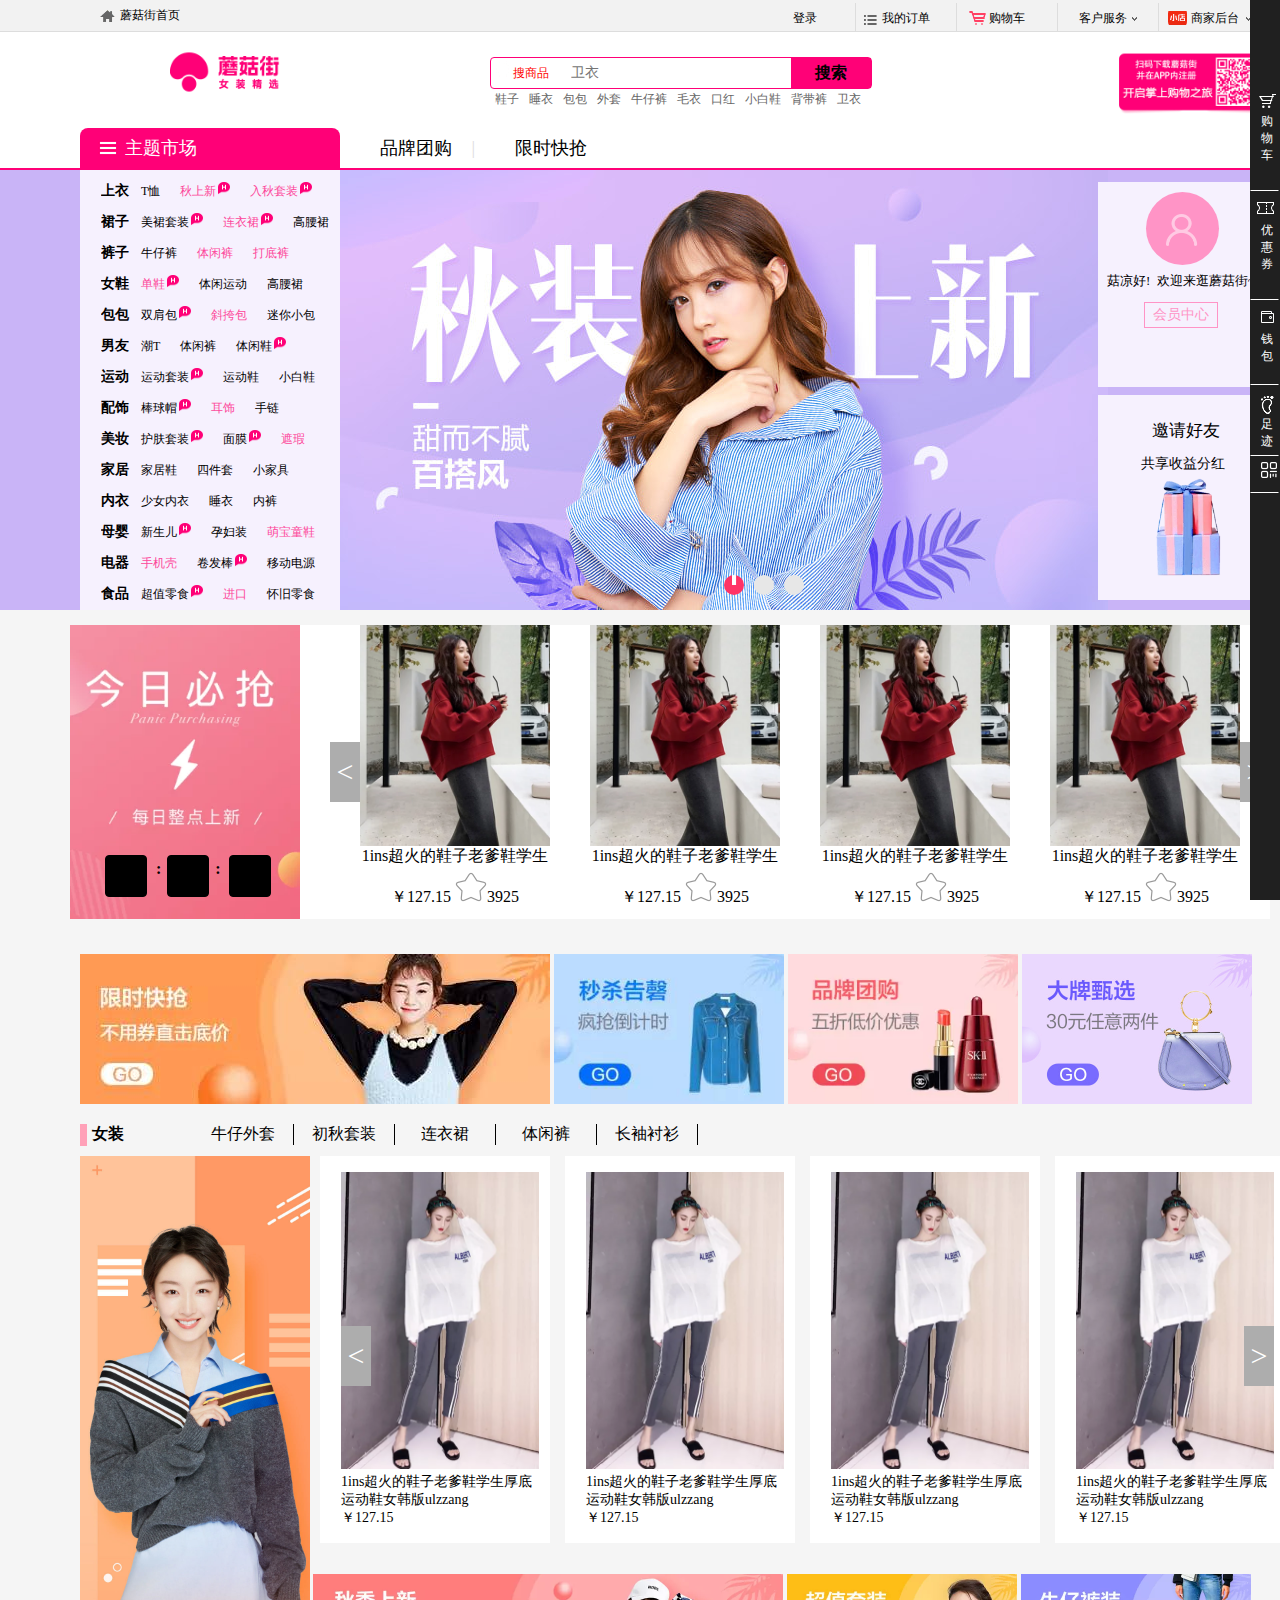
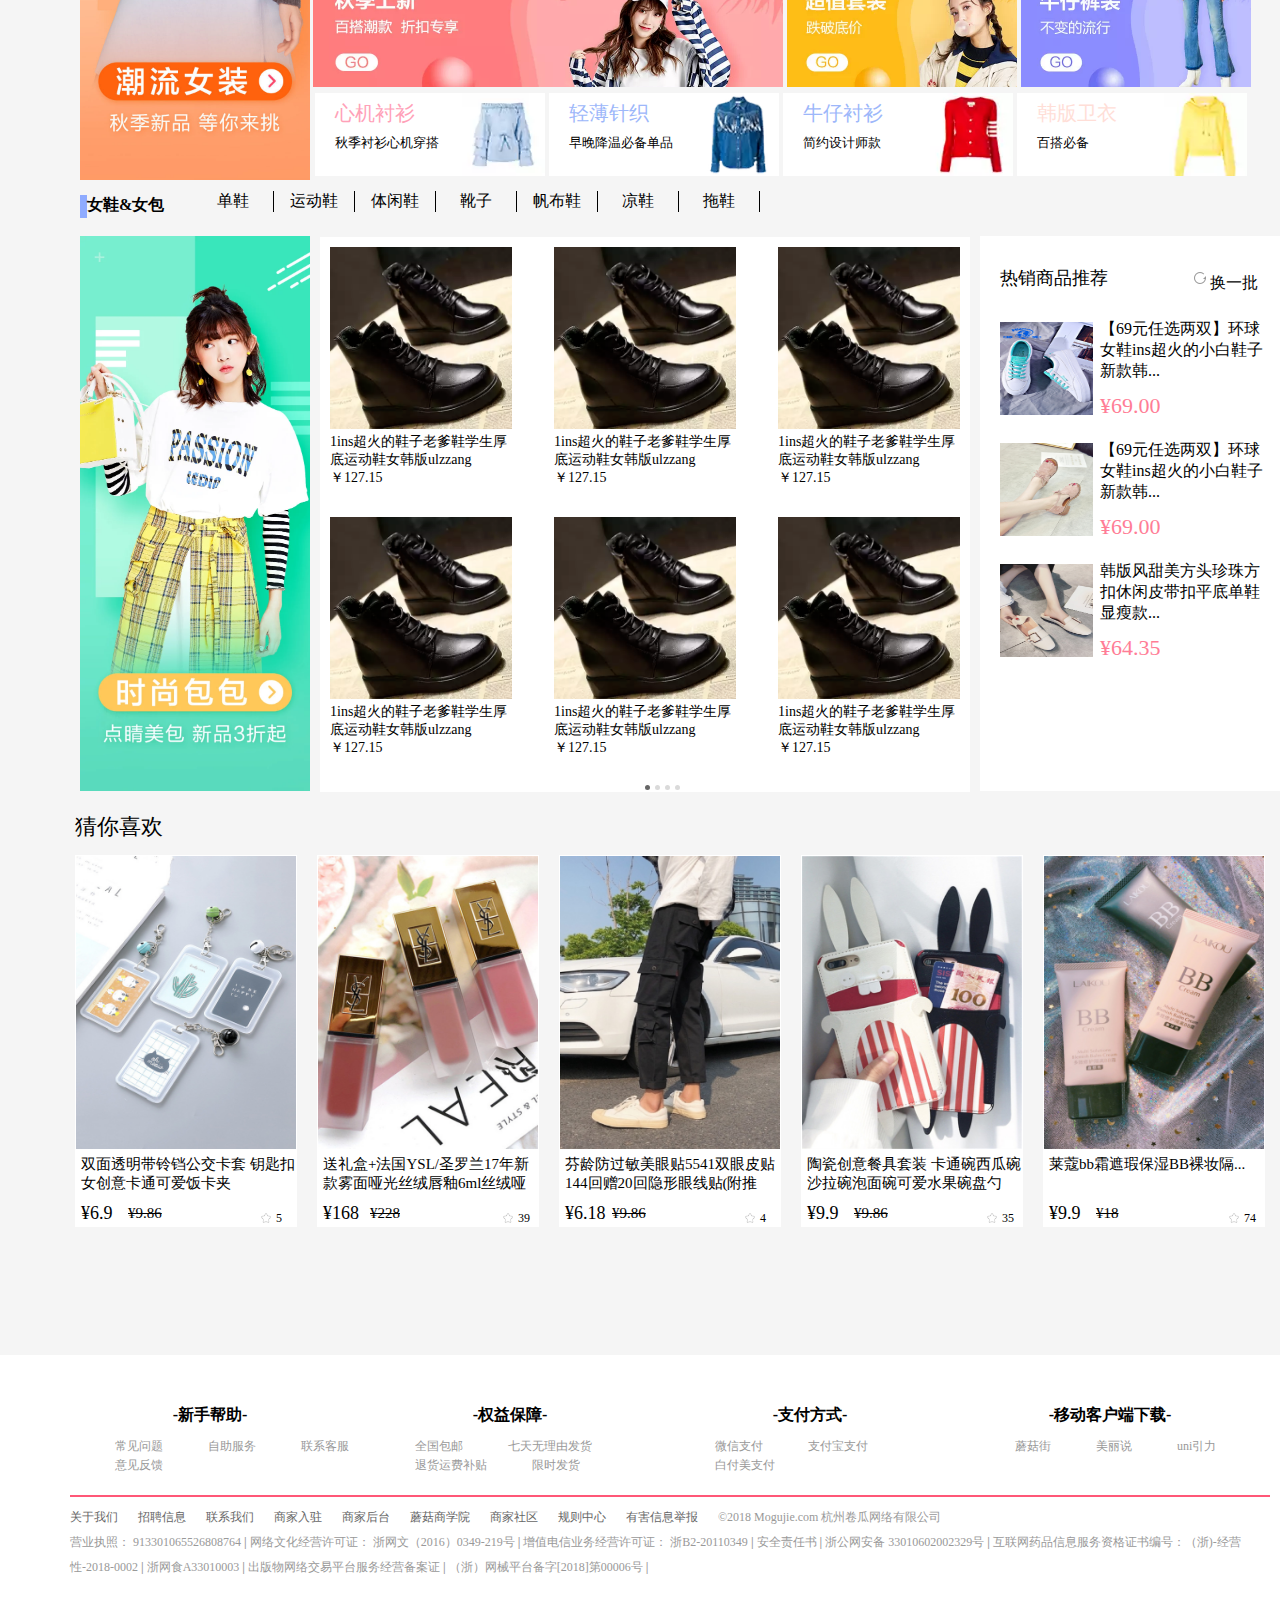
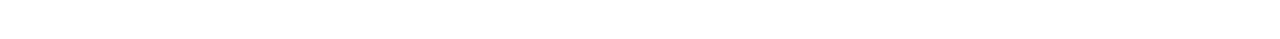
<file: mogujie/index.html>
<!DOCTYPE html>
<html>
	<head>
		<meta charset="UTF-8">
		<title>蘑菇街-我的买手街</title>
		<link rel="icon" href="img/mushroom.ico" type="image/x-icon">
		<link rel="stylesheet" type="text/css" href="css/cssreset.css"/>
		<!--<link rel="stylesheet" type="text/css" href="css/style1.css"/>-->
		<link rel="stylesheet" type="text/css" href="css/style.css"/>
	</head>
	<body>
		<!--顶部内容-->
		<header class="header-top">
			<!--导航栏-->
			<div class="wrap">
				<a href="index.html" class="header-logo" target="_blank">
					<!--<img src="img/pic.png"/>-->蘑菇街首页
				</a>
				
				<ul class="head">
					<li><a href="html/login.html" class="head-list1" target="_blank">登录</a></li>
					<li><a href="#" class="head-list2" target="_blank">我的订单</a></li>
					<li><a href="html/mycart.html" class="head-list3" target="_blank">购物车</a></li>
					<li><a href="#" class="head-list4" target="_blank">客户服务</a><div class="head-low1"></div>
						<ul class="head-left">
							<li><a href="#" target="_blank">消费者服务</a></li>
							<li><a href="#" target="_blank">商家服务</a></li>
							<li><a href="#" target="_blank">规则中心</a></li>
						</ul>
					</li>
					<li >
						<a href="#" class="head-list5" target="_blank">商家后台</a><div class="head-low2"></div>
						<ul class="head-right">
							<li><a href="#" target="_blank">管理后台</a></li>
							<li><a href="#" target="_blank">商家社区</a></li>
							<li><a href="#" target="_blank">商家培训</a></li>
							<li><a href="#" target="_blank">市场入驻</a></li>
						</ul>
					</li>
				</ul>
			</div>
			<!--头部内容-->
			<div class="header-mid">
				<!--头部logo-->
				<div class="header-mid-current">
					<div class="logo">
						<img src="img/logo.png" class="logo_img"/>
					</div>
					<!--商品搜索框-->
					<div class="search">
						<div class="select_box">
							<!--搜索分类-->
							<span class="select-list">搜商品
								<ul >
									<li><a href="#">商品</a></li>
									<li><a href="#">店铺</a></li>
								</ul>
							</span><input type="text" id="select-txt" placeholder="卫衣" />
							<!--输入搜索内容-->
							
							<!--提交搜索内容-->
							<div class="select-submit">
								搜索
							</div>
						</div>
						<!--商品品种链接-->
						<ul class="goods_link">
							<li><a href="html/shop.html">鞋子</a></li>
							<li><a href="#">睡衣</a></li>
							<li><a href="#">包包</a></li>
							<li><a href="#">外套</a></li>
							<li><a href="#">牛仔裤</a></li>
							<li><a href="#">毛衣</a></li>
							<li><a href="#">口红</a></li>
							<li><a href="#">小白鞋</a></li>
							<li><a href="#">背带裤</a></li>
							<li><a href="#">卫衣</a></li>
						</ul>
					</div>
					<!--app二维码图片-->
					<div class="appqr">
						<img src="img/first-logo-1.png" class="appqr_img"/>
					</div>
				</div>
				<div class="Head_Market">
					<div class="Thematic_Maket"><a href="#">主题市场</a></div>
					<div class="Thematic">
						<a href="#">品牌团购</a><span>|</span>
						<a href="html/Flashsale.html">限时快抢</a>
					</div>
				</div>
			</div>
		</header>
		<!--右侧导航栏-->
		<nav class="nav-right">
			<ul class="nav-right-list">
				<li><a href="#" class="nav-right-list1">
					<!--<img src="../img/my.png" alt=""/>-->
				</a></li>
				<li class="one"><a href="html/mycart.html" class="nav-right-list2"><div class="i-scon"></div>购物车</a></li>
				<li class="one"><a href="html/coupon.html" class="nav-right-list3"><div class="i-scon1"></div>优惠券</a></li>
				<li class="one"><a href="#" class="nav-right-list4"><div class="i-scon2"></div>钱包</a></li>
				<li class="one"><a href="#" class="nav-right-list5"><div class="i-scon3"></div>足迹</a></li>
				<li><a href="#" class="nav-right-list6"></a></li>
				<li></li>
				<li><a href="#" class="nav-right-list7"></a></li>
			</ul>
		</nav>
		
		<section>
		<div class="banner">
			<div class="goodlist">
				<li class="jacket">
				   <dl class="nav_wrap">
				   	<dt><a href="#">上衣</a></dt>
				   	<dd><a href="#">T恤</a></dd>
				   	<dd><a href="#"  style="color: #fd479a;">秋上新<span></span></a></dd>
				   	<dd><a href="#"style="color: #fd479a;">入秋套装<span></span></a></dd>
				   </dl>
				
			  		
			   </li>
			   <li>
			   <dl class="nav_wrap">
			   	<dt><a href="#">裙子</a></dt>
			   	<dd><a href="#">美裙套装<span></span></a></dd>
			   	<dd><a href="#"style="color: #fd479a;">连衣裙<span></span></dd>
			   	<dd><a href="#">高腰裙</a></dd>
			   </dl>
			   
			   </li>
			   <li>
			   <dl class="nav_wrap">
			   	<dt><a href="#">裤子</a></dt>
			   	<dd><a href="#" >牛仔裤</a></dd>
			   	<dd><a href="#"  style="color: #fd479a;">体闲裤</a></dd>
			   	<<dd><a href="#"style="color: #fd479a;">打底裤</a></dd>
			   </dl>
			   </li>
			   <li>
			   <dl class="nav_wrap">
			   	<dt><a href="#">女鞋</a></dt>
			   	<dd><a href="#"  style="color: #fd479a;">单鞋<span></span></a></dd>
			   	<dd><a href="#">体闲运动</a></dd>
			   	<dd><a href="#">高腰裙</a></dd>
			   </dl>
			   </li>
			   <li>
			   <dl class="nav_wrap">
			   	<dt><a href="#">包包</a></dt>
			   	<dd><a href="#">双肩包<span></span></a></dd>
			   	<dd><a href="#"  style="color: #fd479a;">斜挎包</a></dd>
			   	<dd><a href="#">迷你小包</a></dd>
			   </dl>
			   </li>
			   <li>
			   <dl class="nav_wrap">
			   	<dt><a href="#">男友</a></dt>
			   	<dd><a href="#">潮T</a></dd>
			   	<dd><a href="#">体闲裤</a></dd>
			   	<dd><a href="#">体闲鞋<span></span></a></dd>
			   </dl>
			   </li>
			   <li>
			   <dl class="nav_wrap">
			   	<dt><a href="#">运动</a></dt>
			   	<dd><a href="#">运动套装<span></span</a></dd>
			   	<dd><a href="#">运动鞋</a></dd>
			   	<dd><a href="#">小白鞋</a></dd>
			   </dl>
			   </li>
			   <li>
			   <dl class="nav_wrap">
			   	<dt><a href="#">配饰</a></dt>
			   	<dd><a href="#">棒球帽<span></span></a></dd>
			   	<dd><a href="#"  style="color: #fd479a;">耳饰</a></dd>
			   	<dd><a href="#">手链</a></dd>
			   </dl>
			   </li>
			   <li>
			  
			   <dl class="nav_wrap">
			   	<dt><a href="#">美妆</a></dt>
			   		<dd><a href="#">护肤套装<span></span></a></dd>
				   	<dd><a href="#">面膜<span></span></a></dd>
				   	<dd><a href="#"  style="color: #fd479a;">遮瑕</a></dd>
			   </dl>
			   </li>
			   <li>
			   <dl class="nav_wrap">
			   	<dt><a href="#">家居</a></dt>
			   	<dd><a href="#">家居鞋</a></dd>
			   	<dd><a href="#">四件套</a></dd>
			   	<dd><a href="#">小家具</a></dd>
			   </dl>
			   </li>
			    <li>
			   <dl class="nav_wrap">
			   	<dt><a href="#">内衣</a></dt>
			   	<dd><a href="#">少女内衣</a></dd>
			   	<dd><a href="#">睡衣</a></dd>
			   	<dd><a href="#">内裤</a></dd>
			   </dl>
			   </li>
			   <li>
			   <dl class="nav_wrap">
			   	<dt><a href="#">母婴</a></dt>
			   	<dd><a href="#">新生儿<span></span></a></dd>
			   	<dd><a href="#">孕妇装</a></dd>
			   	<dd><a href="#"  style="color: #fd479a;">萌宝童鞋</a></dd>
			   </dl>
			   </li>
			   <li>
			   <dl class="nav_wrap">
			   	<dt><a href="#">电器</a></dt>
			   	<dd><a href="#" style="color: #fd479a;">手机壳</a></dd>
			   	<dd><a href="#">卷发棒<span></span></a></dd>
			   	<dd><a href="#">移动电源</a></dd>
			   </dl>
			   </li>
			   <li>
			   <dl class="nav_wrap">
			   	<dt><a href="#">食品</a></dt>
			   	<dd><a href="#">超值零食<span></span></a></dd>
			   	<dd><a href="#" style="color: #fd479a;">进口</a></dd>
			   	<dd><a href="#">怀旧零食</a></dd>
			   </dl>
			   </li>
			</div>
			   <div class="jacket_list">  
				   	<dl class="nav-more-wrap">
				   		<dt>
				   			<a href="#">当季热卖</a>
				   		</dt>
				   		<dd class="more-list">
				   			<a href="#" style="color:#FF0077">秋上新</a>
				   			<a href="#" style="color:#FF0077">oversizeT恤</a>
				   			<a href="#" style="color:#FF0077">T恤</a>
				   			<a href="#" style="color:#999">衬衫</a>
				   			<a href="#" style="color:#FF0077">时尚套装</a>
				   			<a href="#" style="color:#999">背心吊带</a>
				   			<a href="#" style="color:#999">长款T恤</a>
				   			<a href="#" style="color:#999">轻薄针织</a>
				   			<a href="#" style="color:#999">蕾丝top</a>
				   			<a href="#" style="color:#FF0077">防晒衫</a>
				   			<a href="#" style="color:#999">印花T恤</a>
				   			<a href="#" style="color:#999">甜美荷叶边</a>
				   			<a href="#" style="color:#999">秋季雪纺衫</a>
				   		</dd>
				   		
				   	</dl>
				   	<div class="andmore" style="font-size: 13px; color:#999">更多&nbsp;></div>
				   	
				   	
				   	<dl class="nav-more-wrap">
				   		<dt>
				   			<a   href="#">流行新品</a>
				   		</dt>
				   		<dd class="more-list">
				   			<a href="#" style="color:#FF0077">防晒衬衫</a>
				   			<a href="#" style="color:#999">时髦露肩</a>
				   			<a href="#" style="color:#FF0077">字母T恤</a>
				   			<a href="#" style="color:#FF0077">轻薄针织</a>
				   			<a href="#" style="color:#999">短袖T恤</a>
				   			<a href="#" style="color:#999">针织开衫</a>
				   			<a href="#" style="color:#999">牛仔衬衫</a> 
				   			<a href="#" style="color:#FF0077">雪纺衫</a>
				   			<a href="#" style="color:#999">短款外套</a>
				   			<a href="#" style="color:#999">海军风</a>
				   		</dd>
				   	</dl>
				   	<div class="andmore" style="font-size: 13px; color:#999">更多&nbsp;></div>
				   	<dl class="nav-more-wrap">
				   		<dt>
				   			<a   href="#">潮流时尚</a>
				   		</dt>
				   		<dd class="more-list">
				   			<a href="#" style="color:#999">性感V领</a>
				   			<a href="#" style="color:#FF0077">喇叭袖</a>
			
				   			<a href="#" style="color:#999">刺绣</a>
				   			<a href="#" style="color:#FF0077">俏皮露肩</a>
				   			<a href="#" style="color:#999">情侣装</a>
				   			<a href="#" style="color:#FF0077">短袖雪纺</a>
				   			<a href="#" style="color:#999">绑带衬衫</a>
				   			<a href="#" style="color:#999">条纹控</a>
				   			<a href="#" style="color:#999">白衬衫</a>
				   			<a href="#" style="color:#999">印花T恤</a>
				   			<a href="#" style="color:#999">一字肩</a>
				   			<a href="#" style="color:#999">显瘦衬衣</a>
				   		</dd>
				   	</dl>
				   	<div class="andmore" style="font-size: 13px; color:#999">更多&nbsp;></div>
				  	  <div class="guessulike">
				   	  	<h4>/猜你喜欢/</h4>
				   	 
				   	  	<img src="img/1.jpg" width="100px" height="100px">
				   	  	<img src="img/2.jpg" width="100px" height="100px"/>
				   	  	<img src="img/3.jpg" width="100px" height="100px"/>
				   	  	<img src="img/4.jpg" width="100px" height="100px"/>
				   	  	<img src="img/5.jpg" width="100px" height="100px"/>
				   	  	<img src="img/6.jpg" width="100px" height="100px"/>
				   	  
				   	  </div>
				   </div>
			<div class="banner-box">
				<ul class="bannerpic clearboth">
					<li><img src="img/first_banner3.jpg"/></li>
					<li><img src="img/first_banner2.png"/></li>
					<li><img src="img/first_banner1.png"/></li>
				</ul>
				<ol class="index-dot">
					<li class="index-dot-li"></li>
					<li></li>
					<li></li>
				</ol>
			</div>
			<div class="membercenter">
				<div class="user">
					<img src="img/user.png" width="32px" height="32px"/>
				</div>
				<p>菇凉好!&nbsp;&nbsp;欢迎来逛蘑菇街~</p>
				<div class="member"><a href="#">会员中心</a></div>
				
			</div>
			<div class="share">
				<p class="p1">邀请好友</p>
				<p class="p2">共享收益分红</p>
				<div><img src="img/gift.png" width="120px" height="112px" style="margin-left: 30px;"/></div>
			</div>
			
		</div>
		<!--今日必抢-->
		<div class="todaygoods">
			<div class="todaygoods_buy">
		      <div id="h"></div><span class="h_besides">:</span>     <!-- 剩余的小时 -->
		      <div id="m"></div><span class="m_besides">:</span>     <!-- 剩余的分钟 -->
		      <div id="s"></div>        <!-- 剩余的秒数 -->
			</div>
			<div class="todaypics">
				<ul class="todaypics-ul clearboth">
					<li>
						<ul class="todaypics-banner-ul clearboth">
							<li>
								<a href="#" class="link-img">
									<img src="img/cloth1.png" alt="" style="width: 190px;"/>
									<p class="shop-current">1ins超火的鞋子老爹鞋学生厚底运动鞋女韩版ulzzang</p>
									<p class="shop-price">
										<span class="left-price">￥<span>127.15</span></span>
										<span class="img-right">
											<img src="img/star.png"/>3925
										</span>
									</p>
								</a>	
							</li>
							<li>
								<a href="#" class="link-img">
									<img src="img/cloth1.png" alt="" style="width: 190px;"/>
									<p class="shop-current">1ins超火的鞋子老爹鞋学生厚底运动鞋女韩版ulzzang</p>
									<p class="shop-price">
										<span class="left-price">￥<span>127.15</span></span>
										<span class="img-right">
											<img src="img/star.png"/>3925
										</span>
									</p>
								</a>	
							</li>
							<li>
								<a href="#" class="link-img">
									<img src="img/cloth1.png" alt="" style="width: 190px;"/>
									<p class="shop-current">1ins超火的鞋子老爹鞋学生厚底运动鞋女韩版ulzzang</p>
									<p class="shop-price">
										<span class="left-price">￥<span>127.15</span></span>
										<span class="img-right">
											<img src="img/star.png"/>3925
										</span>
									</p>
								</a>	
							</li>
							<li>
								<a href="#" class="link-img">
									<img src="img/cloth1.png" alt="" style="width: 190px;"/>
									<p class="shop-current">1ins超火的鞋子老爹鞋学生厚底运动鞋女韩版ulzzang</p>
									<p class="shop-price">
										<span class="left-price">￥<span>127.15</span></span>
										<span class="img-right">
											<img src="img/star.png"/>3925
										</span>
									</p>
								</a>	
							</li>
						</ul>
					</li>
					<li>
						<ul class="todaypics-banner-ul clearboth">
							<li>
								<a href="#" class="link-img">
									<img src="img/cloth2.png" alt="" style="width: 190px;"/>
									<p class="shop-current">2ins超火的鞋子老爹鞋学生厚底运动鞋女韩版ulzzang</p>
									<p class="shop-price">
										<span class="left-price">￥<span>127.15</span></span>
										<span class="img-right">
											<img src="img/star.png"/>3925
										</span>
									</p>
								</a>	
							</li>
							<li>
								<a href="#" class="link-img">
									<img src="img/cloth2.png" alt="" style="width: 190px;"/>
									<p class="shop-current">1ins超火的鞋子老爹鞋学生厚底运动鞋女韩版ulzzang</p>
									<p class="shop-price">
										<span class="left-price">￥<span>127.15</span></span>
										<span class="img-right">
											<img src="img/star.png"/>3925
										</span>
									</p>
								</a>	
							</li>
							<li>
								<a href="#" class="link-img">
									<img src="img/cloth2.png" alt="" style="width: 190px;"/>
									<p class="shop-current">1ins超火的鞋子老爹鞋学生厚底运动鞋女韩版ulzzang</p>
									<p class="shop-price">
										<span class="left-price">￥<span>127.15</span></span>
										<span class="img-right">
											<img src="img/star.png"/>3925
										</span>
									</p>
								</a>	
							</li>
							<li>
								<a href="#" class="link-img">
									<img src="img/cloth2.png" alt="" style="width: 190px;"/>
									<p class="shop-current">1ins超火的鞋子老爹鞋学生厚底运动鞋女韩版ulzzang</p>
									<p class="shop-price">
										<span class="left-price">￥<span>127.15</span></span>
										<span class="img-right">
											<img src="img/star.png"/>3925
										</span>
									</p>
								</a>	
							</li>
						</ul>
					</li>
					<li>
						<ul class="todaypics-banner-ul clearboth">
							<li>
								<a href="#" class="link-img">
									<img src="img/cloth1.png" alt="" style="width: 190px;"/>
									<p class="shop-current">3ins超火的鞋子老爹鞋学生厚底运动鞋女韩版ulzzang</p>
									<p class="shop-price">
										<span class="left-price">￥<span>127.15</span></span>
										<span class="img-right">
											<img src="img/star.png"/>3925
										</span>
									</p>
								</a>	
							</li>
							<li>
								<a href="#" class="link-img">
									<img src="img/cloth3.png" alt="" style="width: 190px;"/>
									<p class="shop-current">4ins超火的鞋子老爹鞋学生厚底运动鞋女韩版ulzzang</p>
									<p class="shop-price">
										<span class="left-price">￥<span>127.15</span></span>
										<span class="img-right">
											<img src="img/star.png"/>3925
										</span>
									</p>
								</a>	
							</li>
							<li>
								<a href="#" class="link-img">
									<img src="img/cloth3.png" alt="" style="width: 190px;"/>
									<p class="shop-current">1ins超火的鞋子老爹鞋学生厚底运动鞋女韩版ulzzang</p>
									<p class="shop-price">
										<span class="left-price">￥<span>127.15</span></span>
										<span class="img-right">
											<img src="img/star.png"/>3925
										</span>
									</p>
								</a>	
							</li>
							<li>
								<a href="#" class="link-img">
									<img src="img/cloth3.png" alt="" style="width: 190px;"/>
									<p class="shop-current">1ins超火的鞋子老爹鞋学生厚底运动鞋女韩版ulzzang</p>
									<p class="shop-price">
										<span class="left-price">￥<span>127.15</span></span>
										<span class="img-right">
											<img src="img/star.png"/>3925
										</span>
									</p>
								</a>	
							</li>
						</ul>
					</li>
					<li>
						<ul class="todaypics-banner-ul clearboth">
							<li>
								<a href="#" class="link-img">
									<img src="img/cloth4.png" alt="" style="width: 190px;"/>
									<p class="shop-current">1ins超火的鞋子老爹鞋学生厚底运动鞋女韩版ulzzang</p>
									<p class="shop-price">
										<span class="left-price">￥<span>127.15</span></span>
										<span class="img-right">
											<img src="img/star.png"/>3925
										</span>
									</p>
								</a>	
							</li>
							<li>
								<a href="#" class="link-img">
									<img src="img/cloth4.png" alt="" style="width: 190px;"/>
									<p class="shop-current">1ins超火的鞋子老爹鞋学生厚底运动鞋女韩版ulzzang</p>
									<p class="shop-price">
										<span class="left-price">￥<span>127.15</span></span>
										<span class="img-right">
											<img src="img/star.png"/>3925
										</span>
									</p>
								</a>	
							</li>
							<li>
								<a href="#" class="link-img">
									<img src="img/cloth4.png" alt="" style="width: 190px;"/>
									<p class="shop-current">1ins超火的鞋子老爹鞋学生厚底运动鞋女韩版ulzzang</p>
									<p class="shop-price">
										<span class="left-price">￥<span>127.15</span></span>
										<span class="img-right">
											<img src="img/star.png"/>3925
										</span>
									</p>
								</a>	
							</li>
							<li>
								<a href="#" class="link-img">
									<img src="img/cloth4.png" alt="" style="width: 190px;"/>
									<p class="shop-current">1ins超火的鞋子老爹鞋学生厚底运动鞋女韩版ulzzang</p>
									<p class="shop-price">
										<span class="left-price">￥<span>127.15</span></span>
										<span class="img-right">
											<img src="img/star.png"/>3925
										</span>
									</p>
								</a>	
							</li>
						</ul>
					</li>
					<li>
						<ul class="todaypics-banner-ul clearboth">
							<li>
								<a href="#" class="link-img">
									<img src="img/cloth1.png" alt="" style="width: 190px;"/>
									<p class="shop-current">1ins超火的鞋子老爹鞋学生厚底运动鞋女韩版ulzzang</p>
									<p class="shop-price">
										<span class="left-price">￥<span>127.15</span></span>
										<span class="img-right">
											<img src="img/star.png"/>3925
										</span>
									</p>
								</a>	
							</li>
							<li>
								<a href="#" class="link-img">
									<img src="img/cloth1.png" alt="" style="width: 190px;"/>
									<p class="shop-current">1ins超火的鞋子老爹鞋学生厚底运动鞋女韩版ulzzang</p>
									<p class="shop-price">
										<span class="left-price">￥<span>127.15</span></span>
										<span class="img-right">
											<img src="img/star.png"/>3925
										</span>
									</p>
								</a>	
							</li>
							<li>
								<a href="#" class="link-img">
									<img src="img/cloth1.png" alt="" style="width: 190px;"/>
									<p class="shop-current">1ins超火的鞋子老爹鞋学生厚底运动鞋女韩版ulzzang</p>
									<p class="shop-price">
										<span class="left-price">￥<span>127.15</span></span>
										<span class="img-right">
											<img src="img/star.png"/>3925
										</span>
									</p>
								</a>	
							</li>
							<li>
								<a href="#" class="link-img">
									<img src="img/cloth1.png" alt="" style="width: 190px;"/>
									<p class="shop-current">1ins超火的鞋子老爹鞋学生厚底运动鞋女韩版ulzzang</p>
									<p class="shop-price">
										<span class="left-price">￥<span>127.15</span></span>
										<span class="img-right">
											<img src="img/star.png"/>3925
										</span>
									</p>
								</a>	
							</li>
						</ul>
					</li>
				</ul>
				<div class="left"><</div>
				<div class="right">></div>
			</div>
		
		</div>
		<!--限时快抢 秒杀 品牌-->
		<div class="ads">
			<a href="#"><img src="img/a (1).jpg" style="margin-left: 80px; margin-top: 20px;" /></a>
			<a href="#"><img src="img/b.jpg" width="230px" height="150px"/></a>
			<a href="#"><img src="img/c.png" width="230px" height="150px"/></a>
			<a href="#"><img src="img/d.jpg" width="230px" height="150px"/></a>
			<!--<div class="ads_deadline"></div>
			<div class="ads_buy"></div>
			<div class="ads_group"></div>
			<div class="ads_"></div>-->
		</div>
		<!--女装-->
		<div class="womengoods">
		    	<div class="womengoods_list">
		    		<h4>女装</h4>
		    		<li><a href="#">牛仔外套</a></li>
		    		<li><a href="#">初秋套装</a></li>
		    		<li><a href="#">连衣裙</a></li>
		    		<li><a href="#">体闲裤</a></li>
		    		<li><a href="#">长袖衬衫</a></li>
		    	</div>
		    	<div class="womengoods_pic">
		    		<div class="womenpic1">
						<img src="img/11.png" width="230px" height="624px"/>
		    		</div>
		    		<div class="womenpic2">
		    			<ul class="womenpic2-ul clearboth">
		    				<li>
		    					<ul class="womenpic2-banner-ul clearboth">
		    						<li>
		    							<a href="#" class="link-img2">
											<img src="img/banner-1.png" alt=""/>
											<p class="shop-current">1ins超火的鞋子老爹鞋学生厚底运动鞋女韩版ulzzang</p>
											<p class="shop-price">
												<span class="left-price">￥<span>127.15</span></span>
											</p>
										</a>
		    						</li>
		    						<li>
		    							<a href="#" class="link-img2">
											<img src="img/banner-1.png" alt=""/>
											<p class="shop-current">1ins超火的鞋子老爹鞋学生厚底运动鞋女韩版ulzzang</p>
											<p class="shop-price">
												<span class="left-price">￥<span>127.15</span></span>
											</p>
										</a>
		    						</li>
		    						<li>
		    							<a href="#" class="link-img2">
											<img src="img/banner-1.png" alt=""/>
											<p class="shop-current">1ins超火的鞋子老爹鞋学生厚底运动鞋女韩版ulzzang</p>
											<p class="shop-price">
												<span class="left-price">￥<span>127.15</span></span>
											</p>
										</a>
		    						</li>
		    						<li>
		    							<a href="#" class="link-img2">
											<img src="img/banner-1.png" alt=""/>
											<p class="shop-current">1ins超火的鞋子老爹鞋学生厚底运动鞋女韩版ulzzang</p>
											<p class="shop-price">
												<span class="left-price">￥<span>127.15</span></span>
											</p>
										</a>
		    						</li>
		    						
		    					</ul>
		    				</li>
		    				<li>
		    					<ul class="womenpic2-banner-ul clearboth">
		    						<li>
		    							<a href="#" class="link-img2">
											<img src="img/banner-2.png" alt=""/>
											<p class="shop-current">1ins超火的鞋子老爹鞋学生厚底运动鞋女韩版ulzzang</p>
											<p class="shop-price">
												<span class="left-price">￥<span>127.15</span></span>
											</p>
										</a>
		    						</li>
		    						<li>
		    							<a href="#" class="link-img2">
											<img src="img/banner-2.png" alt=""/>
											<p class="shop-current">1ins超火的鞋子老爹鞋学生厚底运动鞋女韩版ulzzang</p>
											<p class="shop-price">
												<span class="left-price">￥<span>127.15</span></span>
											</p>
										</a>
		    						</li>
		    						<li>
		    							<a href="#" class="link-img2">
											<img src="img/banner-2.png" alt=""/>
											<p class="shop-current">1ins超火的鞋子老爹鞋学生厚底运动鞋女韩版ulzzang</p>
											<p class="shop-price">
												<span class="left-price">￥<span>127.15</span></span>
											</p>
										</a>
		    						</li>
		    						<li>
		    							<a href="#" class="link-img2">
											<img src="img/banner-2.png" alt=""/>
		    								<p class="shop-current">1ins超火的鞋子老爹鞋学生厚底运动鞋女韩版ulzzang</p>
											<p class="shop-price">
												<span class="left-price">￥<span>127.15</span></span>
											</p>
										</a>
		    						</li>
		    						
		    					</ul>
		    				</li>
		    				<li>
		    					<ul class="womenpic2-banner-ul clearboth">
		    						<li>
		    							<a href="#" class="link-img2">
											<img src="img/banner-3.png" alt=""/>
											<p class="shop-current">1ins超火的鞋子老爹鞋学生厚底运动鞋女韩版ulzzang</p>
											<p class="shop-price">
												<span class="left-price">￥<span>127.15</span></span>
											</p>
										</a>
		    						</li>
		    						<li>
		    							<a href="#" class="link-img2">
											<img src="img/banner-3.png" alt=""/>
											<p class="shop-current">1ins超火的鞋子老爹鞋学生厚底运动鞋女韩版ulzzang</p>
											<p class="shop-price">
												<span class="left-price">￥<span>127.15</span></span>
											</p>
										</a>
		    						</li>
		    						<li>
		    							<a href="#" class="link-img2">
											<img src="img/banner-3.png" alt=""/>
											<p class="shop-current">1ins超火的鞋子老爹鞋学生厚底运动鞋女韩版ulzzang</p>
											<p class="shop-price">
												<span class="left-price">￥<span>127.15</span></span>
											</p>
										</a>
		    						</li>
		    						<li>
		    							<a href="#" class="link-img2">
											<img src="img/banner-3.png" alt=""/>
											<p class="shop-current">1ins超火的鞋子老爹鞋学生厚底运动鞋女韩版ulzzang</p>
											<p class="shop-price">
												<span class="left-price">￥<span>127.15</span></span>
											</p>
										</a>
		    						</li>
		    						
		    					</ul>
		    				</li>
		    				<li>
		    					<ul class="womenpic2-banner-ul clearboth">
		    						<li>
		    							<a href="#" class="link-img2">
											<img src="img/banner-4.png" alt=""/>
											<p class="shop-current">1ins超火的鞋子老爹鞋学生厚底运动鞋女韩版ulzzang</p>
											<p class="shop-price">
												<span class="left-price">￥<span>127.15</span></span>
											</p>
										</a>
		    						</li>
		    						<li>
		    							<a href="#" class="link-img2">
											<img src="img/banner-4.png" alt=""/>
											<p class="shop-current">1ins超火的鞋子老爹鞋学生厚底运动鞋女韩版ulzzang</p>
											<p class="shop-price">
												<span class="left-price">￥<span>127.15</span></span>
											</p>
										</a>
		    						</li>
		    						<li>
		    							<a href="#" class="link-img2">
											<img src="img/banner-4.png" alt=""/>
											<p class="shop-current">1ins超火的鞋子老爹鞋学生厚底运动鞋女韩版ulzzang</p>
											<p class="shop-price">
												<span class="left-price">￥<span>127.15</span></span>
											</p>
										</a>
		    						</li>
		    						<li>
		    							<a href="#" class="link-img2">
											<img src="img/banner-4.png" alt=""/>
											<p class="shop-current">1ins超火的鞋子老爹鞋学生厚底运动鞋女韩版ulzzang</p>
											<p class="shop-price">
												<span class="left-price">￥<span>127.15</span></span>
											</p>
										</a>
		    						</li>
		    						
		    					</ul>
		    				</li>
		    				<li>
		    					<ul class="womenpic2-banner-ul clearboth">
		    						<li>
		    							<a href="#" class="link-img2">
											<img src="img/banner-1.png" alt=""/>
											<p class="shop-current">1ins超火的鞋子老爹鞋学生厚底运动鞋女韩版ulzzang</p>
											<p class="shop-price">
												<span class="left-price">￥<span>127.15</span></span>
											</p>
										</a>
		    						</li>
		    						<li>
		    							<a href="#" class="link-img2">
											<img src="img/banner-1.png" alt=""/>
											<p class="shop-current">1ins超火的鞋子老爹鞋学生厚底运动鞋女韩版ulzzang</p>
											<p class="shop-price">
												<span class="left-price">￥<span>127.15</span></span>
											</p>
										</a>
		    						</li>
		    						<li>
		    							<a href="#" class="link-img2">
											<img src="img/banner-1.png" alt=""/>
											<p class="shop-current">1ins超火的鞋子老爹鞋学生厚底运动鞋女韩版ulzzang</p>
											<p class="shop-price">
												<span class="left-price">￥<span>127.15</span></span>
											</p>
										</a>
		    						</li>
		    						<li>
		    							<a href="#" class="link-img2">
											<img src="img/banner-1.png" alt=""/>
											<p class="shop-current">1ins超火的鞋子老爹鞋学生厚底运动鞋女韩版ulzzang</p>
											<p class="shop-price">
												<span class="left-price">￥<span>127.15</span></span>
											</p>
										</a>
		    						</li>
		    						
		    					</ul>
		    				</li>
		    				
		    			</ul>
		    			<div class="left1"><</div>
						<div class="right1">></div>
		    		</div>
		    		<div class="womenpic3">
		    			<img src="img/12.png" width="470px" height="113px" />
		    			<img src="img/13.png" width="230px" height="113px" />
		    			<img src="img/14.png" width="230px" height="113px" />
		    			<div class="womenpic4">
		    				<h2>心机衬衫<br/></h2>
		    				<span>秋季衬衫心机穿搭</span>
		    				<img src="img/16.png" width="83px" height="83px">
		    			</div>
		    			<div class="womenpic4">
		    				<h2 style="color: #9db7fa;">轻薄针织<br/></h2>
		    				<span>早晚降温必备单品</span>
		    				<img src="img/17.png" width="83px" height="83px">
		    			</div>
		    			<div class="womenpic4">
		    				<h2 style="color: #9db7fa;">牛仔衬衫<br/></h2>
		    				<span>简约设计师款</span>
		    				<img src="img/20.png" width="83px" height="83px">
		    			</div>
		    				<div class="womenpic4">
		    				<h2 style="color: #ffded7;">韩版卫衣<br/></h2>
		    				<span>百搭必备</span>
		    				<img src="img/19.png" width="83px" height="83px">
		    			</div>
		    			
		    		</div>

		    	</div>
		    </div>
		<!--</div>-->
		<!--女鞋-->
		<div class="womenshoes">
			<div class="womenshoes_list">
					<h4>女鞋&女包</h4>
					<ul>		
		    		<li><a href="#">单鞋</a></li>
		    		<li><a href="#">运动鞋</a></li>
		    		<li><a href="#">体闲鞋</a></li>
		    		<li><a href="#">靴子</a></li>
		    		<li><a href="#">帆布鞋</a></li>
		    		<li><a href="#">凉鞋</a></li>
		    		<li><a href="#">拖鞋</a></li>
		    		</ul>
			</div>
			<div class="womenshoe_pic1">
				
			</div>
			<div class="womenshoe_pic2">
				<div class="womenshoe-banner">
					<ul class="womenshoe_pic2-ul clearboth">
						<li>
							<ul class="womenshoe-banner-ul clearboth">
								<li>
									<a href="#" class="link-img3">
										<img src="img/banner-img1.png" alt=""/>
										<p class="shop-current">1ins超火的鞋子老爹鞋学生厚底运动鞋女韩版ulzzang</p>
										<p class="shop-price">
											<span class="left-price">￥<span>127.15</span></span>
										</p>
									</a>
								</li>
								<li>
									<a href="#" class="link-img3">
										<img src="img/banner-img1.png" alt=""/>
										<p class="shop-current">1ins超火的鞋子老爹鞋学生厚底运动鞋女韩版ulzzang</p>
										<p class="shop-price">
											<span class="left-price">￥<span>127.15</span></span>
										</p>
									</a>
								</li>
								<li>
									<a href="#" class="link-img3">
										<img src="img/banner-img1.png" alt=""/>
										<p class="shop-current">1ins超火的鞋子老爹鞋学生厚底运动鞋女韩版ulzzang</p>
										<p class="shop-price">
											<span class="left-price">￥<span>127.15</span></span>
										</p>
									</a>
								</li>
								<li>
									<a href="#" class="link-img3">
										<img src="img/banner-img1.png" alt=""/>
										<p class="shop-current">1ins超火的鞋子老爹鞋学生厚底运动鞋女韩版ulzzang</p>
										<p class="shop-price">
											<span class="left-price">￥<span>127.15</span></span>
										</p>
									</a>
								</li>
								<li>
									<a href="#" class="link-img3">
										<img src="img/banner-img1.png" alt=""/>
										<p class="shop-current">1ins超火的鞋子老爹鞋学生厚底运动鞋女韩版ulzzang</p>
										<p class="shop-price">
											<span class="left-price">￥<span>127.15</span></span>
										</p>
									</a>
								</li>
								<li>
									<a href="#" class="link-img3">
										<img src="img/banner-img1.png" alt=""/>
										<p class="shop-current">1ins超火的鞋子老爹鞋学生厚底运动鞋女韩版ulzzang</p>
										<p class="shop-price">
											<span class="left-price">￥<span>127.15</span></span>
										</p>
									</a>
								</li>
							</ul>
						</li>
						<li>
							<ul class="womenshoe-banner-ul clearboth">
								<li>
									<a href="#" class="link-img3">
										<img src="img/banner-img2.png" alt=""/>
										<p class="shop-current">1ins超火的鞋子老爹鞋学生厚底运动鞋女韩版ulzzang</p>
										<p class="shop-price">
											<span class="left-price">￥<span>127.15</span></span>
										</p>
									</a>
								</li>
								<li>
									<a href="#" class="link-img3">
										<img src="img/banner-img2.png" alt=""/>
										<p class="shop-current">1ins超火的鞋子老爹鞋学生厚底运动鞋女韩版ulzzang</p>
										<p class="shop-price">
											<span class="left-price">￥<span>127.15</span></span>
										</p>
									</a>
								</li>
								<li>
									<a href="#" class="link-img3">
										<img src="img/banner-img2.png" alt=""/>
										<p class="shop-current">1ins超火的鞋子老爹鞋学生厚底运动鞋女韩版ulzzang</p>
										<p class="shop-price">
											<span class="left-price">￥<span>127.15</span></span>
										</p>
									</a>
								</li>
								<li>
									<a href="#" class="link-img3">
										<img src="img/banner-img2.png" alt=""/>
										<p class="shop-current">1ins超火的鞋子老爹鞋学生厚底运动鞋女韩版ulzzang</p>
										<p class="shop-price">
											<span class="left-price">￥<span>127.15</span></span>
										</p>
									</a>
								</li>
								<li>
									<a href="#" class="link-img3">
										<img src="img/banner-img2.png" alt=""/>
										<p class="shop-current">1ins超火的鞋子老爹鞋学生厚底运动鞋女韩版ulzzang</p>
										<p class="shop-price">
											<span class="left-price">￥<span>127.15</span></span>
										</p>
									</a>
								</li>
								<li>
									<a href="#" class="link-img3">
										<img src="img/banner-img2.png" alt=""/>
										<p class="shop-current">1ins超火的鞋子老爹鞋学生厚底运动鞋女韩版ulzzang</p>
										<p class="shop-price">
											<span class="left-price">￥<span>127.15</span></span>
										</p>
									</a>
								</li>
							</ul>
						</li>
						<li>
							<ul class="womenshoe-banner-ul clearboth">
								<li>
									<a href="#" class="link-img3">
										<img src="img/banner-img3.png" alt=""/>
										<p class="shop-current">1ins超火的鞋子老爹鞋学生厚底运动鞋女韩版ulzzang</p>
										<p class="shop-price">
											<span class="left-price">￥<span>127.15</span></span>
										</p>
									</a>
								</li>
								<li>
									<a href="#" class="link-img3">
										<img src="img/banner-img3.png" alt=""/>
										<p class="shop-current">1ins超火的鞋子老爹鞋学生厚底运动鞋女韩版ulzzang</p>
										<p class="shop-price">
											<span class="left-price">￥<span>127.15</span></span>
										</p>
									</a>
								</li>
								<li>
									<a href="#" class="link-img3">
										<img src="img/banner-img3.png" alt=""/>
										<p class="shop-current">1ins超火的鞋子老爹鞋学生厚底运动鞋女韩版ulzzang</p>
										<p class="shop-price">
											<span class="left-price">￥<span>127.15</span></span>
										</p>
									</a>
								</li>
								<li>
									<a href="#" class="link-img3">
										<img src="img/banner-img3.png" alt=""/>
										<p class="shop-current">1ins超火的鞋子老爹鞋学生厚底运动鞋女韩版ulzzang</p>
										<p class="shop-price">
											<span class="left-price">￥<span>127.15</span></span>
										</p>
									</a>
								</li>
								<li>
									<a href="#" class="link-img3">
										<img src="img/banner-img3.png" alt=""/>
										<p class="shop-current">1ins超火的鞋子老爹鞋学生厚底运动鞋女韩版ulzzang</p>
										<p class="shop-price">
											<span class="left-price">￥<span>127.15</span></span>
										</p>
									</a>
								</li>
								<li>
									<a href="#" class="link-img3">
										<img src="img/banner-img3.png" alt=""/>
										<p class="shop-current">1ins超火的鞋子老爹鞋学生厚底运动鞋女韩版ulzzang</p>
										<p class="shop-price">
											<span class="left-price">￥<span>127.15</span></span>
										</p>
									</a>
								</li>
							</ul>
						</li>
						<li>
							<ul class="womenshoe-banner-ul clearboth">
								<li>
									<a href="#" class="link-img3">
										<img src="img/banner-img4.png" alt=""/>
										<p class="shop-current">1ins超火的鞋子老爹鞋学生厚底运动鞋女韩版ulzzang</p>
										<p class="shop-price">
											<span class="left-price">￥<span>127.15</span></span>
										</p>
									</a>
								</li>
								<li>
									<a href="#" class="link-img3">
										<img src="img/banner-img4.png" alt=""/>
										<p class="shop-current">1ins超火的鞋子老爹鞋学生厚底运动鞋女韩版ulzzang</p>
										<p class="shop-price">
											<span class="left-price">￥<span>127.15</span></span>
										</p>
									</a>
								</li>
								<li>
									<a href="#" class="link-img3">
										<img src="img/banner-img4.png" alt=""/>
										<p class="shop-current">1ins超火的鞋子老爹鞋学生厚底运动鞋女韩版ulzzang</p>
										<p class="shop-price">
											<span class="left-price">￥<span>127.15</span></span>
										</p>
									</a>
								</li>
								<li>
									<a href="#" class="link-img3">
										<img src="img/banner-img4.png" alt=""/>
										<p class="shop-current">1ins超火的鞋子老爹鞋学生厚底运动鞋女韩版ulzzang</p>
										<p class="shop-price">
											<span class="left-price">￥<span>127.15</span></span>
										</p>
									</a>
								</li>
								<li>
									<a href="#" class="link-img3">
										<img src="img/banner-img4.png" alt=""/>
										<p class="shop-current">1ins超火的鞋子老爹鞋学生厚底运动鞋女韩版ulzzang</p>
										<p class="shop-price">
											<span class="left-price">￥<span>127.15</span></span>
										</p>
									</a>
								</li>
								<li>
									<a href="#" class="link-img3">
										<img src="img/banner-img4.png" alt=""/>
										<p class="shop-current">1ins超火的鞋子老爹鞋学生厚底运动鞋女韩版ulzzang</p>
										<p class="shop-price">
											<span class="left-price">￥<span>127.15</span></span>
										</p>
									</a>
								</li>
							</ul>
						</li>
						<li>
							<ul class="womenshoe-banner-ul clearboth">
								<li>
									<a href="#" class="link-img3">
										<img src="img/banner-img1.png" alt=""/>
										<p class="shop-current">1ins超火的鞋子老爹鞋学生厚底运动鞋女韩版ulzzang</p>
										<p class="shop-price">
											<span class="left-price">￥<span>127.15</span></span>
										</p>
									</a>
								</li>
								<li>
									<a href="#" class="link-img3">
										<img src="img/banner-img1.png" alt=""/>
										<p class="shop-current">1ins超火的鞋子老爹鞋学生厚底运动鞋女韩版ulzzang</p>
										<p class="shop-price">
											<span class="left-price">￥<span>127.15</span></span>
										</p>
									</a>
								</li>
								<li>
									<a href="#" class="link-img3">
										<img src="img/banner-img1.png" alt=""/>
										<p class="shop-current">1ins超火的鞋子老爹鞋学生厚底运动鞋女韩版ulzzang</p>
										<p class="shop-price">
											<span class="left-price">￥<span>127.15</span></span>
										</p>
									</a>
								</li>
								<li>
									<a href="#" class="link-img3">
										<img src="img/banner-img1.png" alt=""/>
										<p class="shop-current">1ins超火的鞋子老爹鞋学生厚底运动鞋女韩版ulzzang</p>
										<p class="shop-price">
											<span class="left-price">￥<span>127.15</span></span>
										</p>
									</a>
								</li>
								<li>
									<a href="#" class="link-img3">
										<img src="img/banner-img1.png" alt=""/>
										<p class="shop-current">1ins超火的鞋子老爹鞋学生厚底运动鞋女韩版ulzzang</p>
										<p class="shop-price">
											<span class="left-price">￥<span>127.15</span></span>
										</p>
									</a>
								</li>
								<li>
									<a href="#" class="link-img3">
										<img src="img/banner-img1.png" alt=""/>
										<p class="shop-current">1ins超火的鞋子老爹鞋学生厚底运动鞋女韩版ulzzang</p>
										<p class="shop-price">
											<span class="left-price">￥<span>127.15</span></span>
										</p>
									</a>
								</li>
							</ul>
						</li>
					</ul>
					<ol class="womenshoe_pic2-ol clearboth">
						<li class="womenshoe_pic2_ol_current"></li>
						<li></li>
						<li></li>
						<li></li>
					</ol>
				</div>
			</div>
			
			<div class="womenshoe_pic3">
				<h2>热销商品推荐</h2>
				<p><span class="pic_return"></span>换一批</p>
				<div class="shoes01">
					<div>
						<img src="img/22.jpg" width="93px" height="93px" />
					</div>
					<p>【69元任选两双】环球女鞋ins超火的小白鞋子新款韩...</p>
					<span class="price">¥69.00</span>
				</div>
					<div class="shoes01">
					<div>
						<img src="img/23.jpg" width="93px" height="93px" />
					</div>
					<p>【69元任选两双】环球女鞋ins超火的小白鞋子新款韩...</p>
					<span class="price">¥69.00</span>
				</div>
					<div class="shoes01">
					<div>
						<img src="img/24.jpg" width="93px" height="93px" />
					</div>
					<p>韩版风甜美方头珍珠方扣休闲皮带扣平底单鞋显瘦款...</p>
					<span class="price">¥64.35</span>
				</div>
			</div>
				
			</div>
		<!--</div>-->
		<!--猜你喜欢-->    	
		<div class="index_guess">
			<h2>猜你喜欢</h2>
			<ul class="guess">
			<li class="guess_pic">
				<img src="img/26.jpg" width="220px" height="293.3px" />
				<p class="search_common">找相似</p>
				<div class="guess_product">
					<p class="product_content">双面透明带铃铛公交卡套&nbsp;钥匙扣女创意卡通可爱饭卡夹</p>
					<p class="product_price">¥6.9</p>
					<p class="price_out">¥9.86</p>
					<span class="star"></span>
					<p class="starnum">5</p>
					
				</div>
			</li>	
			<li class="guess_pic">
				<img src="img/27.jpg" width="220px" height="293.3px" />
				<p class="search_common">找相似</p>
				<div class="guess_product">
					<p class="product_content">送礼盒+法国YSL/圣罗兰17年新款雾面哑光丝绒唇釉6ml丝绒哑</p>
					<p class="product_price">¥168</p>
					<p class="price_out">¥228</p>
					<span class="star"></span>
					<p class="starnum">39</p>
						
				</div>
			</li>
			<li class="guess_pic">
				<img src="img/28.jpg" width="220px" height="293.3px" />
				<p class="search_common">找相似</p>
				<div class="guess_product">
					<p class="product_content">芬龄防过敏美眼贴5541双眼皮贴144回赠20回隐形眼线贴(附推</p>
					<p class="product_price">¥6.18</p>
					<p class="price_out">¥9.86</p>
					<span class="star"></span>
					<p class="starnum">4</p>
				</div>
					
			</li>
			<li class="guess_pic">
				<img src="img/29.jpg" width="220px" height="293.3px" />
				<p class="search_common">找相似</p>
				<div class="guess_product">
					<p class="product_content">陶瓷创意餐具套装 卡通碗西瓜碗沙拉碗泡面碗可爱水果碗盘勺</p>
					<p class="product_price">¥9.9</p>
					<p class="price_out">¥9.86</p>
					<span class="star"></span>
					<p class="starnum">35</p>
				</div>
					
			</li>
			<li class="guess_pic">
				<img src="img/30.jpg" width="220px" height="293.3px" />
				<p class="search_common">找相似</p>
				<div class="guess_product">
					<p class="product_content">莱蔻bb霜遮瑕保湿BB裸妆隔...</p>
					<p class="product_price">¥9.9</p>
					<p class="price_out">¥18</p>
					<span class="star"></span>
					<p class="starnum">74</p>
				</div>	
			</li>
				
		</ul>
		</div>	    	
		    
		<!--</div>-->
	</section>
		
		<footer>
			<div class="footer-head">
				<dl>
					<dt>-新手帮助-</dt>
					<dd><a href="#">常见问题</a></dd>
					<dd><a href="#">自助服务</a></dd>
					<dd><a href="#">联系客服</a></dd>
					<dd><a href="#">意见反馈</a></dd>
				</dl>
				
				<dl>
					<dt>-权益保障-</dt>
					<dd><a href="#">全国包邮</a></dd>
					<dd><a href="#">七天无理由发货</a></dd>
					<dd><a href="#">退货运费补贴</a></dd>
					<dd><a href="#">限时发货</a></dd>
				</dl>
				<dl>
					<dt>-支付方式-</dt>
					<dd><a href="#">微信支付</a></dd>
					<dd><a href="#">支付宝支付</a></dd>
					<dd><a href="#">白付美支付</a></dd>	
				</dl>
				<dl>
					<dt>-移动客户端下载-</dt>
					<dd><a href="#">蘑菇街</a></dd>
					<dd><a href="#">美丽说</a></dd>
					<dd><a href="#">uni引力</a></dd>
				</dl>
			</div>
			<div class="footer-bottom">
				<ul>
					<li><a href="">关于我们</a></li>
					<li><a href="">招聘信息</a></li>
					<li><a href="">联系我们</a></li>
					<li><a href="">商家入驻</a></li>
					<li><a href="">商家后台</a></li>
					<li><a href="">蘑菇商学院</a></li>
					<li><a href="">商家社区</a></li>
					<li><a href="">规则中心</a></li>
					<li><a href="">有害信息举报</a></li>
				</ul>
				<p>©2018 Mogujie.com 杭州卷瓜网络有限公司</p>
				<p>
					<span>营业执照：</span>
					<a href="#">913301065526808764</a>
					<b>|</b>
					<span>网络文化经营许可证：</span>
					<a href="#">浙网文（2016）0349-219号</a>
					<b>|</b>
					<span>增值电信业务经营许可证：</span>
					<a href="#">浙B2-20110349</a>
					<b>|</b>
					<span>安全责任书</span>
					<b>|</b>
					<span>浙公网安备 33010602002329号</span>
					<b>|</b>
					<span>互联网药品信息服务资格证书编号：（浙)-经营性-2018-0002</span>
					<b>|</b>
					<span>浙网食A33010003</span>
					<b>|</b>
					<span>出版物网络交易平台服务经营备案证</span>
					<b>|</b>
					<span>（浙）网械平台备字[2018]第00006号</span>
					<b>|</b>
				</p>
			</div>
		</footer>
		<script type="text/javascript" src="js/jquery-3.2.1.min.js" ></script>
		<script type="text/javascript" src="js/time.js" ></script>
		<script type="text/javascript" src="js/index.js"></script>
		<script type="text/javascript" src="js/vip.js" ></script>
		<script src="js/style1.js"></script>
	</body>
</html>
</file>
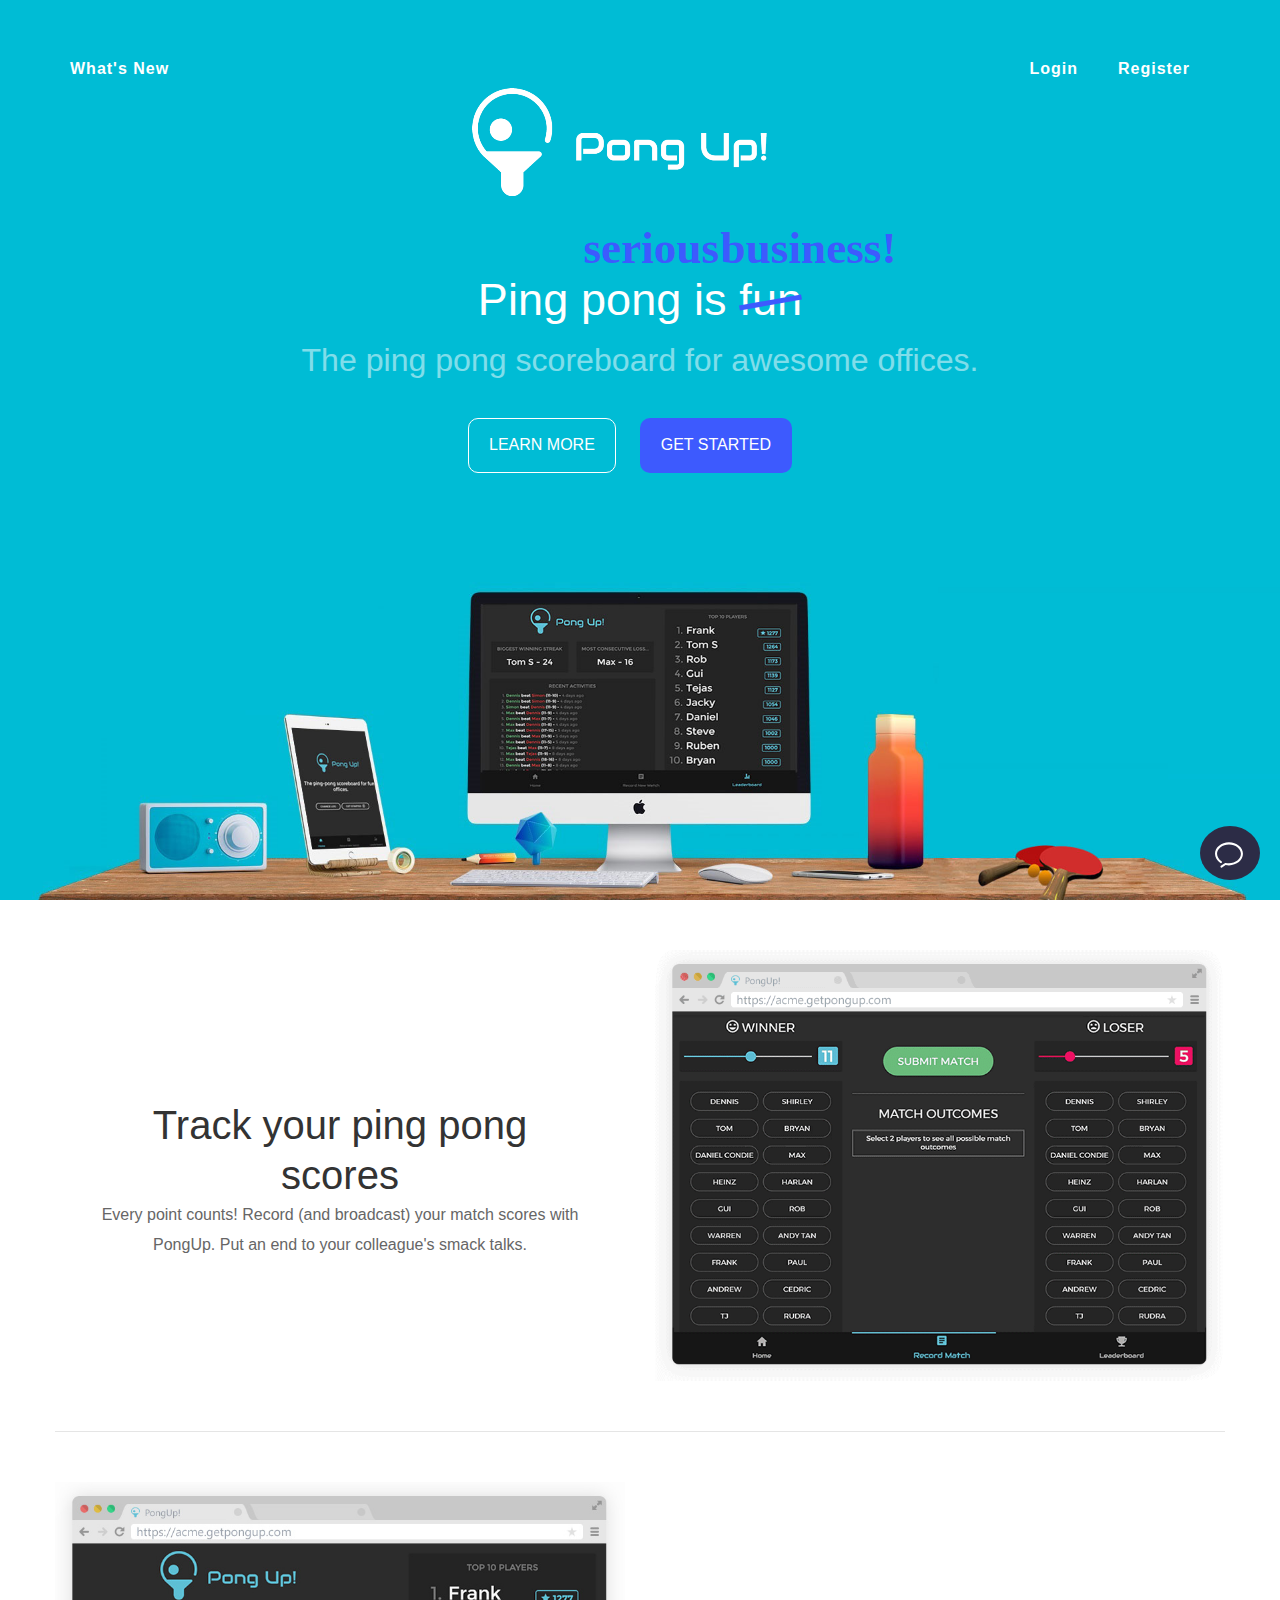
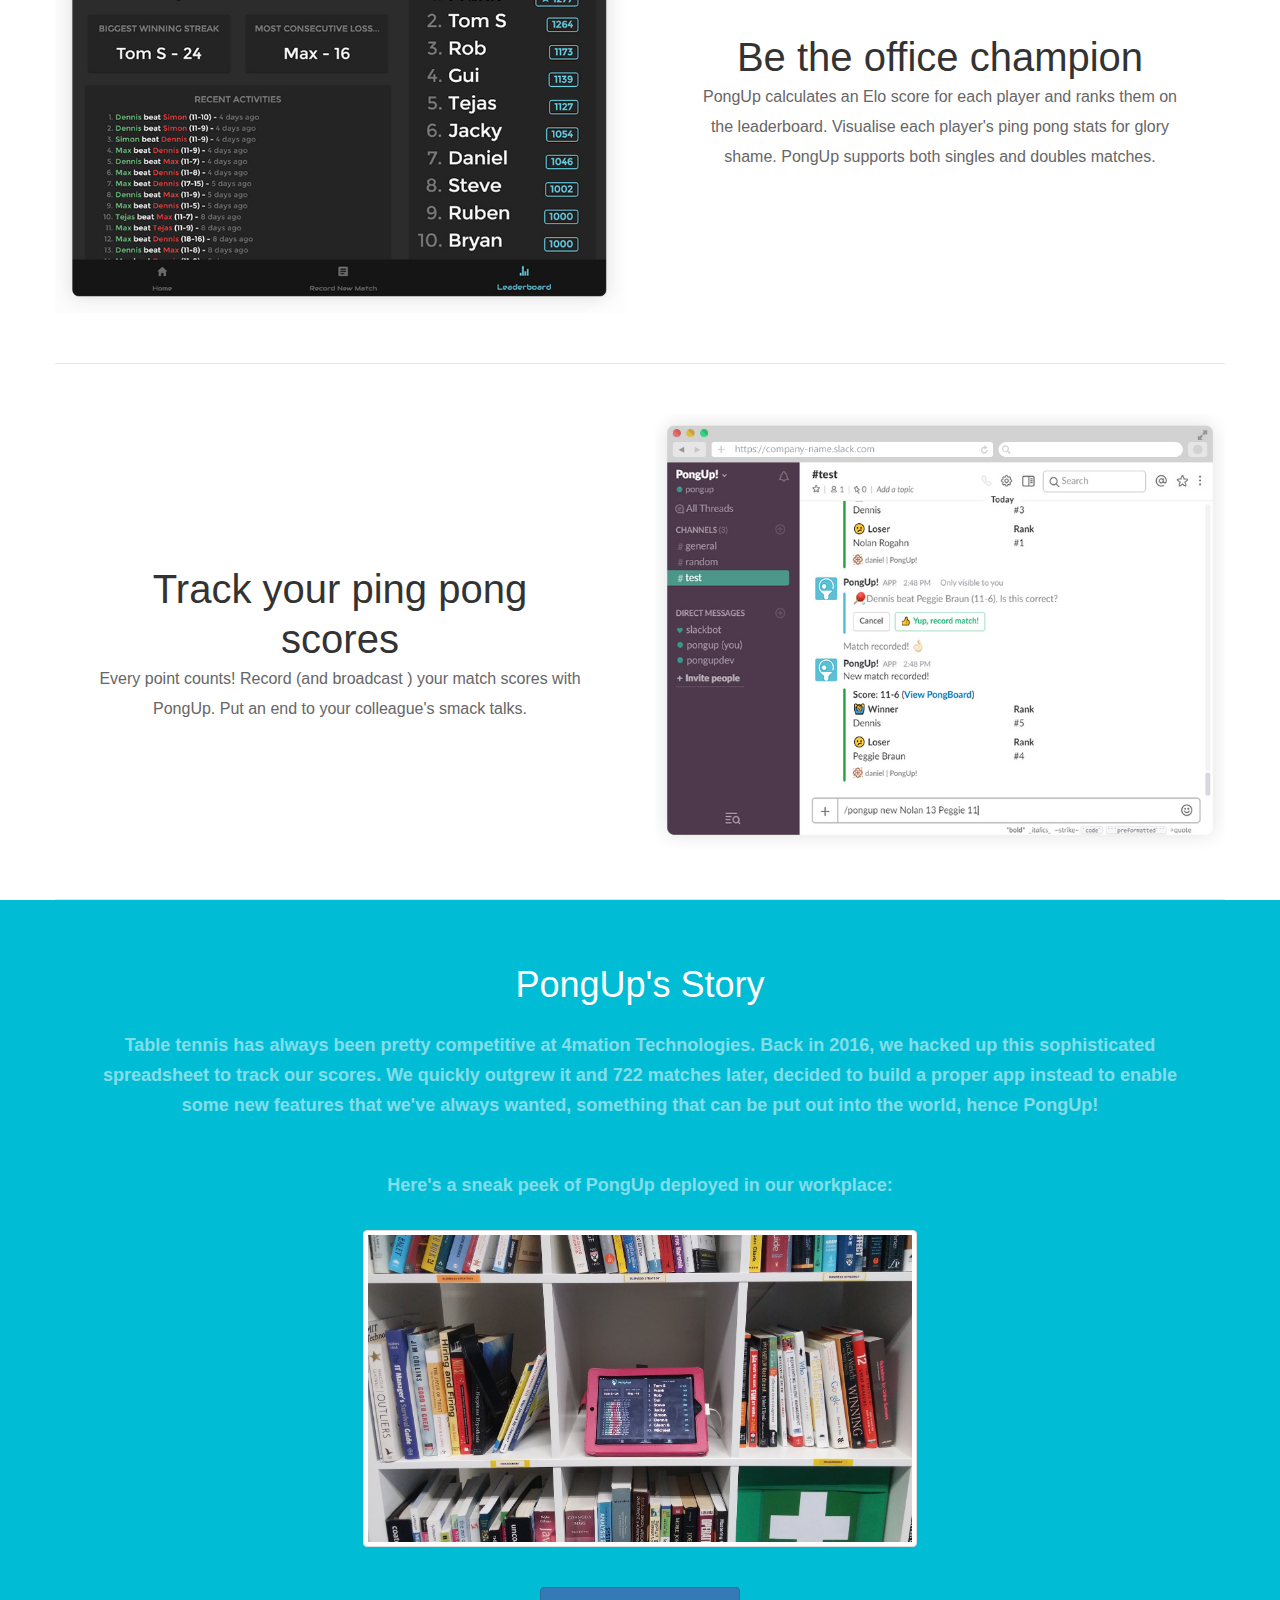
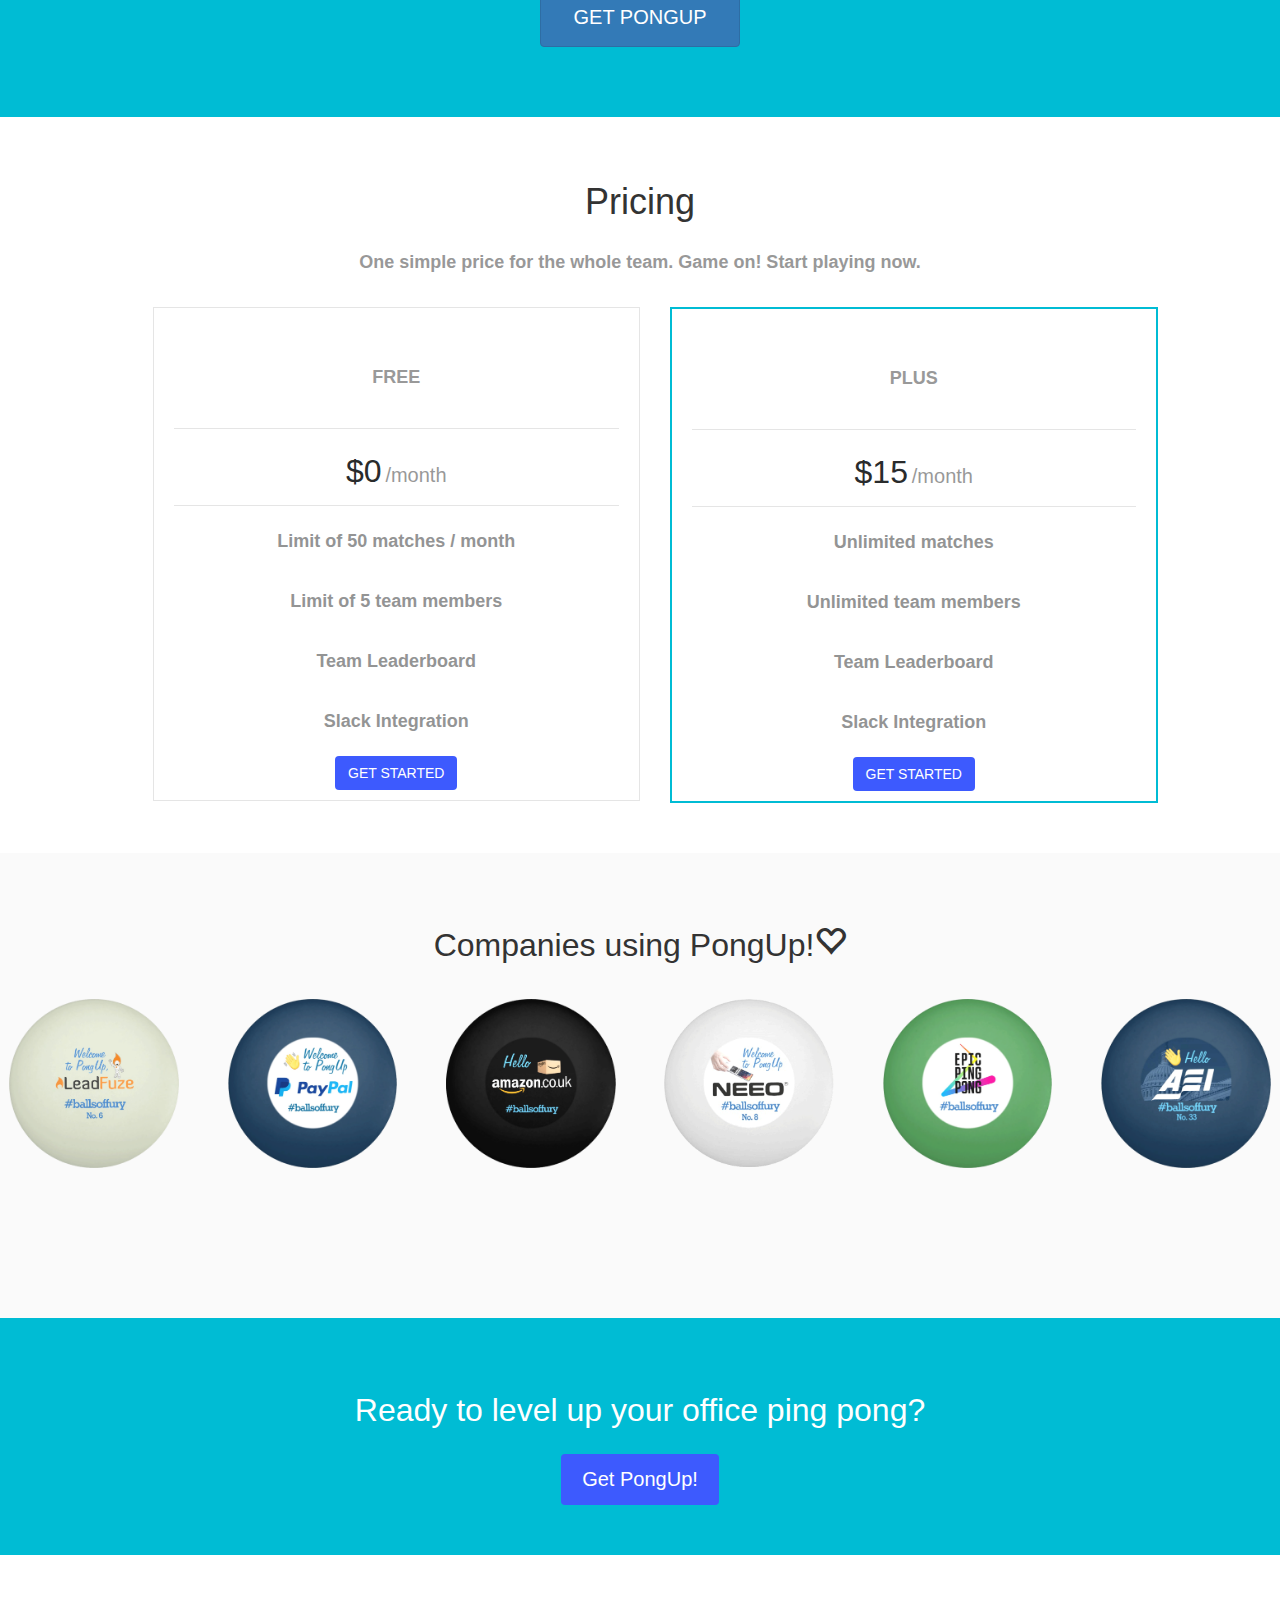
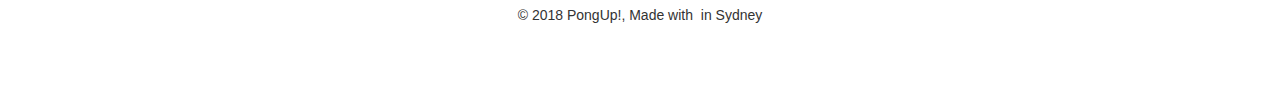
<file: PongUp/index.html>
<!DOCTYPE html>
<html>
	<head>
		<meta charset="utf-8" />
		<title>PongUp!</title>
		<link rel="stylesheet" type="text/css" href="css/bootstrap.min.css"/>
		<link rel="stylesheet" type="text/css" href="css/style.css"/>
		<meta name="viewport" content="width=device-width, initial-scale=1, maximum-scale=1, user-scalable=no">
	</head>
	<body>
		<header>
			<div class="container head">
				<div class="row-box">
					<a href="#">What's New
						<span class=""></span>
					</a>
					<div class="ul-box">
						<ul>
							<li><a href="html/login.html">Login</a></li>
							<li><a href="html/Register.html">Register</a></li>
						</ul>
					</div>
				</div>
				<div class="container row">
					<div class="col-xs-12 col-sm-12 col-md-12 text-center ">
						<img src="img/logo-white.png" />
					</div>
				</div>
				
			</div>
			<div class="container mid-bar">
				<div class="text-center">
					<h2 class="font-left">serious business!</h2>
					<h2>Ping pong is <span class="line">fun</span></h2>
					<h6> The ping pong scoreboard for awesome offices.</h6>
					<span class="btn1">LEARN MORE</span>
					<span class="btn2">GET STARTED</span>
				</div>
			</div>
		</header>
		<section>
			<div class="container current text-center">
				<div class="row ">
					<div class="col-xs-12 col-sm-12 col-md-6 mid ">
						<span>Track your ping pong scores</span>
						<p>Every point counts! Record (and broadcast) your match scores with PongUp. Put an end to your colleague's smack talks.</p>
					</div>
					<div class="col-xs-12 col-sm-12 col-md-6"><img src="img/pongup-preview-2.gif" style="max-width: 100%;"/></div>
				</div>
			</div>
		</section>
		<section>
			<div class="container current" >
				<div class="row text-center">
					<div class="col-xs-12 col-sm-12 col-md-6"><img src="img/Google-Chrome-Flat-Browser.jpg" style="max-width: 100%;"/></div>
					<div class="col-xs-12 col-sm-12 col-md-6 mid">
						<span>Be the office champion</span>
						<p>PongUp calculates an Elo score for each player and ranks them on the leaderboard. Visualise each player's ping pong stats for glory shame. PongUp supports both singles and doubles matches.</p>
					</div>
					
				</div>
			</div>
		</section>
		<section>
			<div class="container current">
				<div class="row text-center">
					<div class="col-xs-12 col-sm-12 col-md-6 mid ">
						<span>Track your ping pong scores</span>
						<p>Every point counts! Record (and broadcast ) your match scores with PongUp. Put an end to your colleague's smack talks.</p>
					</div>
					<div class="col-xs-12 col-sm-12 col-md-6"><img src="img/Safari-Flat-Browser-slack.jpg" style="max-width: 100%;"/></div>
				</div>
			</div>
		</section>
		<section class="box">
			<div class="container">
				<div class="row  blue-box text-center">
					<div class="col-xs-12 col-md-12 ">
						<h3>PongUp's Story</h3>
						<p>Table tennis has always been pretty competitive at 4mation Technologies. Back in 2016, we hacked up this sophisticated spreadsheet to track our scores. We quickly outgrew it and 722 matches later, decided to build a proper app instead to enable some new features that we've always wanted, something that can be put out into the world, hence PongUp!</p>
						<p>Here's a sneak peek of PongUp deployed in our workplace:</p>	
					</div>
				</div>
				<div class="row">
					<div class="col-xs-12  col-lg-6 offset-lg-3 text-center">
						<img src="img/4mation_pongup.jpg" class="img-thumbnail">
					</div>
				</div>
				<div class="row text-center">
					<div class="col-xs-12 col-xs-12 col-sm-12 col-md-12 text-center">
						<p class="text-center p-bottom"><a href="#" class="btn btn-primary " role="button">GET PONGUP</a></p>
					</div>
				</div>
			</div>	
		</section>
		<section class="white-box">
			<div class="container">
				<div class="row text-center">
					<div class="col-xs-12 col-sm-12 col-md-12 ">
						<h3>Pricing</h3>
						<p>One simple price for the whole team. Game on! Start playing now. </p>	
					</div>
				</div>
				<div class="row text-center ">
					<div class="col-xs-10 col-sm-8  col-xs-offset-1  col-sm-offset-1 col-md-6 col-md-offset-0 col-lg-5 col-lg-offset-1 text-center pricing">
						<div class="pricing-box">
							<h4><strong>FREE</strong></h4>
							<div class="pricing-box-price">
								<span>$0</span> <span>/month</span>
							</div>
							<ul>
								<li><p>Limit of 50 matches / month</p></li>
								<li><p>Limit of 5 team members</p></li>
								<li><p>Team Leaderboard</p></li>
								<li><p>Slack Integration</p></li>
							</ul>
							<div class="pricing_box_btn">
								<a href="#" class="btn">GET STARTED</a>
							</div>
						</div>
					</div>
					<div class="col-xs-10 col-xs-offset-1 col-sm-8  col-sm-offset-1 col-md-6 col-md-offset-0 col-lg-5  pricing2">
						<h4><strong>PLUS</strong></h4>
						<div class="pricing-box-price">
							<span>$15</span> <span>/month</span>
						</div>
						<ul>
							<li><p>Unlimited matches</p></li>
							<li><p>Unlimited team members</p></li>
							<li><p>Team Leaderboard</p></li>
							<li><p>Slack Integration</p></li>
						</ul>
						<div class="row pricing_box_btn">
							<a href="#" class="btn">GET STARTED</a>
						</div>
					</div>
				</div>
			</div>
		</section>
		<section class="img-box">
			<div class="container text-center">
				<p class="img-title">Companies using PongUp!<span class="glyphicon glyphicon-heart-empty"></span> </p>
			</div>
				
			<div class="row">
				<div class="col-xs-4 col-md-2">
				     <img src="img/leadfuze.png" style="max-width: 90%;margin-left: 5%;">
				</div>
				<div class="col-xs-4 col-md-2">
				     <img src="img/paypal.png" style="max-width: 90%;margin-left: 5%;">
				</div>
				<div class="col-xs-4 col-md-2">
				     <img src="img/amazon.png" style="max-width: 90%;margin-left: 5%;">
				</div>
				<div class="col-xs-4 col-md-2">
				     <img src="img/neeo.png" style="max-width: 90%;margin-left: 5%;">
				</div>
				<div class="col-xs-4 col-md-2">
				     <img src="img/epic-ping-pong.png" style="max-width: 90%;margin-left: 5%;">
				</div>
				<div class="col-xs-4 col-md-2">
				     <img src="img/aei.png" style="max-width: 90%;margin-left: 5%;">
				</div>
			</div>
			
			
		</section>
		<div class="container-fluid current-box text-center">
			<div class="row">
				<div class="col-xs-12  col-sm-12 col-md-12 col-lg-12">
					<p>Ready to level up your office ping pong?</p>
					<a href="#" class="btn">Get PongUp!</a>
				</div>
				
			</div>
				
		</div>
		<div class="container foot text-center">
			<p>© 2018 PongUp!, Made with <span class="glyphicon glyphicon-heart-empt"></span> in Sydney</p>
		</div>
		<div class="e-mail-box ">
			<div class="Icon" style="width: 28px; height: 28px;margin: 15px;"><svg width="67px" height="61px" viewBox="1771 1024 67 61" version="1.1" xmlns="http://www.w3.org/2000/svg" xmlns:xlink="http://www.w3.org/1999/xlink" style="width: 28px; height: 28px;"><path d="M1771.00079,1051.80396 C1771.00079,1060.37208 1775.69246,1068.30322 1783.87433,1073.56217 C1785.02065,1074.30013 1786.54515,1073.98164 1787.28574,1072.85528 C1788.02632,1071.7328 1787.70724,1070.22969 1786.56879,1069.49561 C1779.80112,1065.14552 1775.92488,1058.69807 1775.92488,1051.80396 C1775.92488,1039.27415 1788.72357,1029.07863 1804.45308,1029.07863 C1820.18259,1029.07863 1832.98128,1039.27415 1832.98128,1051.80396 C1832.98128,1064.33377 1820.18259,1074.52929 1804.45308,1074.52929 C1801.75074,1074.52929 1799.07204,1074.22633 1796.48787,1073.63208 L1795.43215,1073.38739 L1785.0049,1080.39802 C1783.8822,1081.1554 1783.59464,1082.66628 1784.35886,1083.77322 C1784.83945,1084.46069 1785.61155,1084.82967 1786.3994,1084.82967 C1786.87605,1084.82967 1787.35664,1084.69373 1787.78602,1084.4102 L1796.43666,1078.58807 C1799.05628,1079.12018 1801.7468,1079.38429 1804.45308,1079.38429 C1822.90069,1079.38429 1837.90537,1067.01373 1837.90537,1051.80396 C1837.90537,1036.59807 1822.90069,1024.22362 1804.45308,1024.22362 C1786.00547,1024.22362 1771.00079,1036.59807 1771.00079,1051.80396 Z" id="chaticon" stroke="none" fill="#FFFFFF" fill-rule="evenodd"></path></svg></div>
		</div>
		<div class="col-sm-1 message-box">
			<div class="message-head clearfix">
				<span class="title-left">Questions on PongUp?</span>
				<span class="close-right">x</span>
			</div>
			<div class="message-section">
				<div class="blank">
					<svg width="120px" height="96px" viewBox="2102 1107 120 96" version="1.1" xmlns="http://www.w3.org/2000/svg" xmlns:xlink="http://www.w3.org/1999/xlink" style="width: 40px; height: 30px;"><g stroke="none" stroke-width="1" fill="none" fill-rule="evenodd" transform="translate(2102.000000, 1107.000000)"><path d="M80,90.7402528 C58.0678857,90.7402528 40.25,74.7754226 40.25,54.9951264 C40.25,35.2148302 58.0678857,19.25 80,19.25 C82.8820899,19.25 85.7365152,19.5260009 88.527288,20.0742527 C96.1464846,21.5710563 103.112864,25.0671172 108.563551,30.1290108 C110.391496,31.8265706 112.028368,33.6819408 113.448789,35.6668636 C117.571603,41.4281632 119.75,48.0987186 119.75,54.9951264 C119.75,65.3582832 114.811425,75.1134367 106.160183,81.9152534 C104.661669,83.0934214 102.491789,82.8337298 101.313621,81.3352159 C100.135453,79.836702 100.395145,77.6668225 101.893659,76.4886544 C108.889991,70.9879682 112.847015,63.220709 112.847015,54.9951264 C112.847015,49.5452187 111.121907,44.2770866 107.835103,39.6840442 C106.684976,38.0768338 105.355132,36.5700092 103.866137,35.1872227 C99.3600828,31.0025817 93.5600293,28.0978713 87.1966197,26.8477692 C84.8445696,26.3857051 82.4357776,26.1529851 80,26.1529851 C61.8358703,26.1529851 47.1529851,39.1088372 47.1529851,54.9951264 C47.1529851,70.8814156 61.8358703,83.8372677 80,83.8372677 C83.5926278,83.8372677 87.1226564,83.3308498 90.4897574,82.3339686 C91.4516853,82.0491754 92.4899261,82.1969977 93.3341444,82.7389458 L103.998515,89.5849672 C105.602635,90.6147361 106.068238,92.7499246 105.038469,94.3540443 C104.008701,95.958164 101.873512,96.4237673 100.269392,95.3939984 L90.9010145,89.3799434 C87.3688611,90.2831546 83.7085513,90.7402528 80,90.7402528 Z" fill="#96AAB4" fill-rule="nonzero"></path><path d="M24.7306077,78.3939984 C23.126488,79.4237673 20.9912994,78.958164 19.9615305,77.3540443 C18.9317616,75.7499246 19.3973649,73.6147361 21.0014846,72.5849672 L31.6658556,65.7389458 C32.5100739,65.1969977 33.5483147,65.0491754 34.5102426,65.3339686 C37.8773436,66.3308498 41.4073722,66.8372677 45,66.8372677 C63.1641297,66.8372677 77.8470149,53.8814156 77.8470149,37.9951264 C77.8470149,22.1088372 63.1641297,9.15298507 45,9.15298507 C42.5642224,9.15298507 40.1554304,9.3857051 37.8033803,9.84776918 C31.4399707,11.0978713 25.6399172,14.0025817 21.133863,18.1872227 C19.6448676,19.5700092 18.3150241,21.0768338 17.1648966,22.6840442 C13.878093,27.2770866 12.1529851,32.5452187 12.1529851,37.9951264 C12.1529851,46.220709 16.1100092,53.9879682 23.1063413,59.4886544 C24.6048552,60.6668225 24.8645469,62.836702 23.6863788,64.3352159 C22.5082108,65.8337298 20.3383313,66.0934214 18.8398174,64.9152534 C10.1885754,58.1134367 5.25,48.3582832 5.25,37.9951264 C5.25,31.0987186 7.42839715,24.4281632 11.5512113,18.6668636 C12.9716317,16.6819408 14.6085037,14.8265706 16.4364493,13.1290108 C21.8871359,8.06711716 28.8535154,4.5710563 36.472712,3.07425275 C39.2634848,2.52600089 42.1179101,2.25 45,2.25 C66.9321143,2.25 84.75,18.2148302 84.75,37.9951264 C84.75,57.7754226 66.9321143,73.7402528 45,73.7402528 C41.2914487,73.7402528 37.6311389,73.2831546 34.0989855,72.3799434 L24.7306077,78.3939984 Z" fill="#E6EBEA" fill-rule="nonzero"></path><path d="M19.7306077,76.3939984 C18.126488,77.4237673 15.9912994,76.958164 14.9615305,75.3540443 C13.9317616,73.7499246 14.3973649,71.6147361 16.0014846,70.5849672 L26.6658556,63.7389458 C27.5100739,63.1969977 28.5483147,63.0491754 29.5102426,63.3339686 C32.8773436,64.3308498 36.4073722,64.8372677 40,64.8372677 C58.1641297,64.8372677 72.8470149,51.8814156 72.8470149,35.9951264 C72.8470149,20.1088372 58.1641297,7.15298507 40,7.15298507 C37.5642224,7.15298507 35.1554304,7.3857051 32.8033803,7.84776918 C26.4399707,9.09787134 20.6399172,12.0025817 16.133863,16.1872227 C14.6448676,17.5700092 13.3150241,19.0768338 12.1648966,20.6840442 C8.87809304,25.2770866 7.15298507,30.5452187 7.15298507,35.9951264 C7.15298507,44.220709 11.1100092,51.9879682 18.1063413,57.4886544 C19.6048552,58.6668225 19.8645469,60.836702 18.6863788,62.3352159 C17.5082108,63.8337298 15.3383313,64.0934214 13.8398174,62.9152534 C5.18857536,56.1134367 0.25,46.3582832 0.25,35.9951264 C0.25,29.0987186 2.42839715,22.4281632 6.55121128,16.6668636 C7.97163165,14.6819408 9.60850365,12.8265706 11.4364493,11.1290108 C16.8871359,6.06711716 23.8535154,2.5710563 31.472712,1.07425275 C34.2634848,0.526000892 37.1179101,0.25 40,0.25 C61.9321143,0.25 79.75,16.2148302 79.75,35.9951264 C79.75,55.7754226 61.9321143,71.7402528 40,71.7402528 C36.2914487,71.7402528 32.6311389,71.2831546 29.0989855,70.3799434 L19.7306077,76.3939984 Z" fill="#96AAB4" fill-rule="nonzero"></path></g></svg>
					<p>Just drop a message and I'll get back to you ASAP :) </p>
				</div>
				<a href="#" class="section-bottom">
					<svg viewBox="138 515 413 37" version="1.1" xmlns="http://www.w3.org/2000/svg" xmlns:xlink="http://www.w3.org/1999/xlink" style="height: 12px;"><g id="powered-by" stroke="none" stroke-width="1" fill="none" fill-rule="evenodd" transform="translate(138.000000, 515.000000)"><path d="M9.84,29.4 C8.1866584,29.4 6.8666716,29.1133362 5.88,28.54 C4.8933284,27.9666638 4.1466692,27.34667 3.64,26.68 L3.64,35.52 C3.64,35.8133348 3.5333344,36.0666656 3.32,36.28 C3.1066656,36.4933344 2.8533348,36.6 2.56,36.6 L1.08,36.6 C0.7866652,36.6 0.5333344,36.4933344 0.32,36.28 C0.1066656,36.0666656 0,35.8133348 0,35.52 L0,9.28 C0,8.9866652 0.1066656,8.7333344 0.32,8.52 C0.5333344,8.3066656 0.7866652,8.2 1.08,8.2 L2.56,8.2 C2.8533348,8.2 3.1066656,8.3066656 3.32,8.52 C3.5333344,8.7333344 3.64,8.9866652 3.64,9.28 L3.64,10.52 C4.173336,9.7999964 4.9333284,9.1666694 5.92,8.62 C6.9066716,8.0733306 8.2133252,7.8 9.84,7.8 C11.0933396,7.8 12.2599946,8.0199978 13.34,8.46 C14.4200054,8.9000022 15.359996,9.5333292 16.16,10.36 C16.960004,11.1866708 17.5999976,12.1866608 18.08,13.36 C18.5600024,14.5333392 18.8399996,15.853326 18.92,17.32 C18.9466668,17.720002 18.96,18.153331 18.96,18.62 C18.96,19.086669 18.9466668,19.519998 18.92,19.92 C18.8399996,21.386674 18.5600024,22.7066608 18.08,23.88 C17.5999976,25.0533392 16.960004,26.0466626 16.16,26.86 C15.359996,27.6733374 14.4200054,28.2999978 13.34,28.74 C12.2599946,29.1800022 11.0933396,29.4 9.84,29.4 Z M3.64,16.88 C3.6133332,17.280002 3.6,17.8066634 3.6,18.46 C3.6,19.1133366 3.6133332,19.639998 3.64,20.04 C3.7200004,21.9333428 4.2866614,23.3933282 5.34,24.42 C6.3933386,25.4466718 7.7599916,25.96 9.44,25.96 C11.2000088,25.96 12.5866616,25.4000056 13.6,24.28 C14.6133384,23.1599944 15.1733328,21.6400096 15.28,19.72 C15.3066668,18.9733296 15.3066668,18.2266704 15.28,17.48 C15.1733328,15.5599904 14.6133384,14.0400056 13.6,12.92 C12.5866616,11.7999944 11.2000088,11.24 9.44,11.24 C7.7866584,11.24 6.426672,11.7466616 5.36,12.76 C4.293328,13.7733384 3.7200004,15.146658 3.64,16.88 Z M30.74,7.8 C32.1800072,7.8 33.4599944,8.0199978 34.58,8.46 C35.7000056,8.9000022 36.659996,9.5066628 37.46,10.28 C38.260004,11.0533372 38.893331,11.9933278 39.36,13.1 C39.826669,14.2066722 40.1133328,15.4133268 40.22,16.72 C40.2466668,16.9600012 40.26,17.246665 40.26,17.58 L40.26,19.66 C40.26,19.993335 40.2466668,20.2666656 40.22,20.48 C40.086666,21.81334 39.7933356,23.0266612 39.34,24.12 C38.8866644,25.2133388 38.260004,26.1466628 37.46,26.92 C36.659996,27.6933372 35.7000056,28.2999978 34.58,28.74 C33.4599944,29.1800022 32.1800072,29.4 30.74,29.4 C29.2999928,29.4 28.0200056,29.1800022 26.9,28.74 C25.7799944,28.2999978 24.820004,27.6933372 24.02,26.92 C23.219996,26.1466628 22.586669,25.2133388 22.12,24.12 C21.653331,23.0266612 21.3666672,21.81334 21.26,20.48 C21.2333332,20.2666656 21.2133334,19.993335 21.2,19.66 C21.1866666,19.326665 21.18,18.9800018 21.18,18.62 C21.18,18.2599982 21.1866666,17.913335 21.2,17.58 C21.2133334,17.246665 21.2333332,16.9600012 21.26,16.72 C21.3666672,15.4133268 21.653331,14.2066722 22.12,13.1 C22.586669,11.9933278 23.219996,11.0533372 24.02,10.28 C24.820004,9.5066628 25.7799944,8.9000022 26.9,8.46 C28.0200056,8.0199978 29.2999928,7.8 30.74,7.8 Z M36.58,20.28 C36.6333336,19.8266644 36.66,19.2733366 36.66,18.62 C36.66,17.9666634 36.6333336,17.4000024 36.58,16.92 C36.4999996,16.119996 36.326668,15.3733368 36.06,14.68 C35.793332,13.9866632 35.4200024,13.3866692 34.94,12.88 C34.4599976,12.3733308 33.8733368,11.9733348 33.18,11.68 C32.4866632,11.3866652 31.673338,11.24 30.74,11.24 C29.806662,11.24 28.9933368,11.3866652 28.3,11.68 C27.6066632,11.9733348 27.0200024,12.3733308 26.54,12.88 C26.0599976,13.3866692 25.686668,13.9866632 25.42,14.68 C25.153332,15.3733368 24.9800004,16.119996 24.9,16.92 C24.8466664,17.4000024 24.82,17.9666634 24.82,18.62 C24.82,19.2733366 24.8466664,19.8266644 24.9,20.28 C24.9800004,21.080004 25.153332,21.8266632 25.42,22.52 C25.686668,23.2133368 26.0599976,23.8133308 26.54,24.32 C27.0200024,24.8266692 27.6066632,25.2266652 28.3,25.52 C28.9933368,25.8133348 29.806662,25.96 30.74,25.96 C31.673338,25.96 32.4866632,25.8133348 33.18,25.52 C33.8733368,25.2266652 34.4599976,24.8266692 34.94,24.32 C35.4200024,23.8133308 35.793332,23.2133368 36.06,22.52 C36.326668,21.8266632 36.4999996,21.080004 36.58,20.28 Z M62.5599999,22.52 L67.0399999,9.16 C67.1200003,8.9466656 67.2666655,8.7333344 67.4799999,8.52 C67.6933343,8.3066656 67.9999979,8.2 68.3999999,8.2 L69.7199999,8.2 C69.9866679,8.2 70.2133323,8.2933324 70.3999999,8.48 C70.5866675,8.6666676 70.6799999,8.893332 70.6799999,9.16 C70.6799999,9.2666672 70.6666667,9.3733328 70.6399999,9.48 L64.5199999,27.88 C64.4133327,28.2000016 64.2733341,28.4666656 64.0999999,28.68 C63.9266657,28.8933344 63.6666683,29 63.3199999,29 L62.0799999,29 C61.7333315,29 61.4733341,28.8866678 61.2999999,28.66 C61.1266657,28.4333322 60.9733339,28.1733348 60.8399999,27.88 L56.0799999,14.6 L51.3199999,27.88 C51.1866659,28.1733348 51.0333341,28.4333322 50.8599999,28.66 C50.6866657,28.8866678 50.4266683,29 50.0799999,29 L48.8399999,29 C48.4933315,29 48.2333341,28.8933344 48.0599999,28.68 C47.8866657,28.4666656 47.7466671,28.2000016 47.6399999,27.88 L41.5199999,9.48 C41.4933331,9.3733328 41.4799999,9.2666672 41.4799999,9.16 C41.4799999,8.893332 41.5733323,8.6666676 41.7599999,8.48 C41.9466675,8.2933324 42.1733319,8.2 42.4399999,8.2 L43.7599999,8.2 C44.1600019,8.2 44.4666655,8.3066656 44.6799999,8.52 C44.8933343,8.7333344 45.0399995,8.9466656 45.1199999,9.16 L49.5999999,22.52 L54.3999999,9.16 C54.4800003,8.9466656 54.6066657,8.7333344 54.7799999,8.52 C54.9533341,8.3066656 55.2399979,8.2 55.6399999,8.2 L56.5199999,8.2 C56.9200019,8.2 57.2066657,8.3066656 57.3799999,8.52 C57.5533341,8.7333344 57.6799995,8.9466656 57.7599999,9.16 L62.5599999,22.52 Z M71.8999999,16.6 C72.0066671,15.3733272 72.2999975,14.226672 72.7799999,13.16 C73.2600023,12.093328 73.8866627,11.160004 74.6599999,10.36 C75.4333371,9.559996 76.3599945,8.9333356 77.4399999,8.48 C78.5200053,8.0266644 79.7266599,7.8 81.0599999,7.8 C82.5000071,7.8 83.7866609,8.033331 84.9199999,8.5 C86.0533389,8.966669 87.0199959,9.6399956 87.8199999,10.52 C88.6200039,11.4000044 89.2333311,12.4666604 89.6599999,13.72 C90.0866687,14.9733396 90.2999999,16.3733256 90.2999999,17.92 L90.2999999,19 C90.2999999,19.2933348 90.1933343,19.5466656 89.9799999,19.76 C89.7666655,19.9733344 89.5133347,20.08 89.2199999,20.08 L75.4599999,20.08 L75.4599999,20.32 C75.5133335,22.1333424 76.0666613,23.5266618 77.1199999,24.5 C78.1733385,25.4733382 79.4866587,25.96 81.0599999,25.96 C82.5266739,25.96 83.6266629,25.7533354 84.3599999,25.34 C85.0933369,24.9266646 85.6866643,24.4666692 86.1399999,23.96 C86.3533343,23.7466656 86.5399991,23.6000004 86.6999999,23.52 C86.8600007,23.4399996 87.0999983,23.4 87.4199999,23.4 L88.6199999,23.4 C88.9133347,23.4 89.1799987,23.5066656 89.4199999,23.72 C89.6600011,23.9333344 89.7533335,24.1866652 89.6999999,24.48 C89.6199995,24.9600024 89.3933351,25.4866638 89.0199999,26.06 C88.6466647,26.6333362 88.1066701,27.1666642 87.3999999,27.66 C86.6933297,28.1533358 85.8133385,28.566665 84.7599999,28.9 C83.7066613,29.233335 82.4733403,29.4 81.0599999,29.4 C79.7266599,29.4 78.5266719,29.166669 77.4599999,28.7 C76.3933279,28.233331 75.4666705,27.5933374 74.6799999,26.78 C73.8933293,25.9666626 73.2600023,25.0066722 72.7799999,23.9 C72.2999975,22.7933278 72.0066671,21.5866732 71.8999999,20.28 C71.7666659,19.0533272 71.7666659,17.8266728 71.8999999,16.6 Z M75.4599999,16.72 L86.6999999,16.72 L86.6999999,16.6 C86.6999999,14.9733252 86.1866717,13.6733382 85.1599999,12.7 C84.1333281,11.7266618 82.7666751,11.24 81.0599999,11.24 C80.2866627,11.24 79.5666699,11.3666654 78.8999999,11.62 C78.2333299,11.8733346 77.6466691,12.233331 77.1399999,12.7 C76.6333307,13.166669 76.2333347,13.73333 75.9399999,14.4 C75.6466651,15.06667 75.4866667,15.799996 75.4599999,16.6 L75.4599999,16.72 Z M104,8.2 C104.293335,8.2 104.546665,8.3066656 104.76,8.52 C104.973334,8.7333344 105.08,8.9866652 105.08,9.28 L105.08,10.56 C105.08,10.8533348 104.973334,11.1066656 104.76,11.32 C104.546665,11.5333344 104.293335,11.64 104,11.64 L101.68,11.64 C98.6133178,11.64 97.0799998,13.173318 97.0799998,16.24 L97.0799998,27.92 C97.0799998,28.2133348 96.9733342,28.4666656 96.7599998,28.68 C96.5466654,28.8933344 96.2933346,29 95.9999998,29 L94.5199998,29 C94.226665,29 93.9733342,28.8933344 93.7599998,28.68 C93.5466654,28.4666656 93.4399998,28.2133348 93.4399998,27.92 L93.4399998,9.28 C93.4399998,8.9866652 93.5466654,8.7333344 93.7599998,8.52 C93.9733342,8.3066656 94.226665,8.2 94.5199998,8.2 L95.9999998,8.2 C96.2933346,8.2 96.5466654,8.3066656 96.7599998,8.52 C96.9733342,8.7333344 97.0799998,8.9866652 97.0799998,9.28 L97.0799998,10.52 C97.6133358,9.719996 98.2533294,9.1333352 98.9999998,8.76 C99.7466702,8.3866648 100.719994,8.2 101.92,8.2 L104,8.2 Z M105.46,16.6 C105.566667,15.3733272 105.859997,14.226672 106.34,13.16 C106.820002,12.093328 107.446663,11.160004 108.22,10.36 C108.993337,9.559996 109.919994,8.9333356 111,8.48 C112.080005,8.0266644 113.28666,7.8 114.62,7.8 C116.060007,7.8 117.346661,8.033331 118.48,8.5 C119.613339,8.966669 120.579996,9.6399956 121.38,10.52 C122.180004,11.4000044 122.793331,12.4666604 123.22,13.72 C123.646669,14.9733396 123.86,16.3733256 123.86,17.92 L123.86,19 C123.86,19.2933348 123.753334,19.5466656 123.54,19.76 C123.326665,19.9733344 123.073335,20.08 122.78,20.08 L109.02,20.08 L109.02,20.32 C109.073333,22.1333424 109.626661,23.5266618 110.68,24.5 C111.733338,25.4733382 113.046659,25.96 114.62,25.96 C116.086674,25.96 117.186663,25.7533354 117.92,25.34 C118.653337,24.9266646 119.246664,24.4666692 119.7,23.96 C119.913334,23.7466656 120.099999,23.6000004 120.26,23.52 C120.420001,23.4399996 120.659998,23.4 120.98,23.4 L122.18,23.4 C122.473335,23.4 122.739999,23.5066656 122.98,23.72 C123.220001,23.9333344 123.313333,24.1866652 123.26,24.48 C123.179999,24.9600024 122.953335,25.4866638 122.58,26.06 C122.206665,26.6333362 121.66667,27.1666642 120.96,27.66 C120.25333,28.1533358 119.373338,28.566665 118.32,28.9 C117.266661,29.233335 116.03334,29.4 114.62,29.4 C113.28666,29.4 112.086672,29.166669 111.02,28.7 C109.953328,28.233331 109.02667,27.5933374 108.24,26.78 C107.453329,25.9666626 106.820002,25.0066722 106.34,23.9 C105.859997,22.7933278 105.566667,21.5866732 105.46,20.28 C105.326666,19.0533272 105.326666,17.8266728 105.46,16.6 Z M109.02,16.72 L120.26,16.72 L120.26,16.6 C120.26,14.9733252 119.746672,13.6733382 118.72,12.7 C117.693328,11.7266618 116.326675,11.24 114.62,11.24 C113.846663,11.24 113.12667,11.3666654 112.46,11.62 C111.79333,11.8733346 111.206669,12.233331 110.7,12.7 C110.193331,13.166669 109.793335,13.73333 109.5,14.4 C109.206665,15.06667 109.046667,15.799996 109.02,16.6 L109.02,16.72 Z M135.08,7.8 C136.733341,7.8 138.053328,8.0866638 139.04,8.66 C140.026671,9.2333362 140.773331,9.85333 141.28,10.52 L141.28,1.68 C141.28,1.3866652 141.386665,1.1333344 141.6,0.92 C141.813334,0.7066656 142.066665,0.6 142.36,0.6 L143.84,0.6 C144.133335,0.6 144.386665,0.7066656 144.6,0.92 C144.813334,1.1333344 144.92,1.3866652 144.92,1.68 L144.92,27.92 C144.92,28.2133348 144.813334,28.4666656 144.6,28.68 C144.386665,28.8933344 144.133335,29 143.84,29 L142.36,29 C142.066665,29 141.813334,28.8933344 141.6,28.68 C141.386665,28.4666656 141.28,28.2133348 141.28,27.92 L141.28,26.68 C140.746664,27.4000036 139.986671,28.0333306 139,28.58 C138.013328,29.1266694 136.706675,29.4 135.08,29.4 C133.82666,29.4 132.660005,29.1800022 131.58,28.74 C130.499994,28.2999978 129.560004,27.6666708 128.76,26.84 C127.959996,26.0133292 127.320002,25.0133392 126.84,23.84 C126.359997,22.6666608 126.08,21.346674 126,19.88 C125.973333,19.479998 125.96,19.046669 125.96,18.58 C125.96,18.113331 125.973333,17.680002 126,17.28 C126.08,15.813326 126.359997,14.4933392 126.84,13.32 C127.320002,12.1466608 127.959996,11.1533374 128.76,10.34 C129.560004,9.5266626 130.499994,8.9000022 131.58,8.46 C132.660005,8.0199978 133.82666,7.8 135.08,7.8 Z M141.28,20.32 C141.306667,19.919998 141.32,19.3933366 141.32,18.74 C141.32,18.0866634 141.306667,17.560002 141.28,17.16 C141.199999,15.2666572 140.633338,13.8066718 139.58,12.78 C138.526661,11.7533282 137.160008,11.24 135.48,11.24 C133.719991,11.24 132.333338,11.7999944 131.32,12.92 C130.306661,14.0400056 129.746667,15.5599904 129.64,17.48 C129.613333,18.2266704 129.613333,18.9733296 129.64,19.72 C129.746667,21.6400096 130.306661,23.1599944 131.32,24.28 C132.333338,25.4000056 133.719991,25.96 135.48,25.96 C137.133341,25.96 138.493328,25.4533384 139.56,24.44 C140.626672,23.4266616 141.199999,22.053342 141.28,20.32 Z M167.12,7.8 C168.373339,7.8 169.539994,8.0199978 170.62,8.46 C171.700005,8.9000022 172.639996,9.5266626 173.44,10.34 C174.240004,11.1533374 174.879997,12.1466608 175.36,13.32 C175.840002,14.4933392 176.119999,15.813326 176.2,17.28 C176.226666,17.680002 176.24,18.113331 176.24,18.58 C176.24,19.046669 176.226666,19.479998 176.2,19.88 C176.119999,21.346674 175.840002,22.6666608 175.36,23.84 C174.879997,25.0133392 174.240004,26.0133292 173.44,26.84 C172.639996,27.6666708 171.700005,28.2999978 170.62,28.74 C169.539994,29.1800022 168.373339,29.4 167.12,29.4 C165.493325,29.4 164.186671,29.1266694 163.2,28.58 C162.213328,28.0333306 161.453336,27.4000036 160.92,26.68 L160.92,27.92 C160.92,28.2133348 160.813334,28.4666656 160.6,28.68 C160.386665,28.8933344 160.133334,29 159.84,29 L158.36,29 C158.066665,29 157.813334,28.8933344 157.6,28.68 C157.386665,28.4666656 157.28,28.2133348 157.28,27.92 L157.28,1.68 C157.28,1.3866652 157.386665,1.1333344 157.6,0.92 C157.813334,0.7066656 158.066665,0.6 158.36,0.6 L159.84,0.6 C160.133334,0.6 160.386665,0.7066656 160.6,0.92 C160.813334,1.1333344 160.92,1.3866652 160.92,1.68 L160.92,10.52 C161.426669,9.85333 162.173328,9.2333362 163.16,8.66 C164.146671,8.0866638 165.466658,7.8 167.12,7.8 Z M160.92,20.32 C161.053334,22.053342 161.639994,23.4266616 162.68,24.44 C163.720005,25.4533384 165.066658,25.96 166.72,25.96 C168.480008,25.96 169.859995,25.4000056 170.86,24.28 C171.860005,23.1599944 172.426666,21.6400096 172.56,19.72 C172.586666,18.9733296 172.586666,18.2266704 172.56,17.48 C172.426666,15.5599904 171.860005,14.0400056 170.86,12.92 C169.859995,11.7999944 168.480008,11.24 166.72,11.24 C165.039991,11.24 163.693338,11.7533282 162.68,12.78 C161.666661,13.8066718 161.08,15.2666572 160.92,17.16 C160.866666,17.560002 160.84,18.0866634 160.84,18.74 C160.84,19.3933366 160.866666,19.919998 160.92,20.32 Z M185.62,35.64 C185.539999,35.8533344 185.406667,36.0666656 185.22,36.28 C185.033332,36.4933344 184.780001,36.6 184.46,36.6 L182.82,36.6 C182.553332,36.6 182.326667,36.5066676 182.14,36.32 C181.953332,36.1333324 181.86,35.906668 181.86,35.64 C181.86,35.5333328 181.873333,35.4400004 181.9,35.36 L185.74,27 L177.82,9.44 C177.793333,9.3599996 177.78,9.2666672 177.78,9.16 C177.78,8.893332 177.873332,8.6666676 178.06,8.48 C178.246667,8.2933324 178.473332,8.2 178.74,8.2 L180.38,8.2 C180.700001,8.2 180.953332,8.3066656 181.14,8.52 C181.326667,8.7333344 181.459999,8.9466656 181.54,9.16 L187.7,22.76 L193.94,9.16 C194.02,8.9466656 194.153332,8.7333344 194.34,8.52 C194.526667,8.3066656 194.779998,8.2 195.1,8.2 L196.74,8.2 C197.006668,8.2 197.233332,8.2933324 197.42,8.48 C197.606667,8.6666676 197.7,8.893332 197.7,9.16 C197.7,9.2666672 197.686666,9.3599996 197.66,9.44 L185.62,35.64 Z" id="powered" fill="#CAD4D9"></path><path d="M224,33.4693878 C233.36449,33.4693878 241,26.6763157 241,18.2346939 C241,9.79307204 233.36449,3 224,3 C222.758934,3 221.534517,3.11922539 220.341766,3.35354318 C217.063562,3.9975517 214.085059,5.50078043 211.764283,7.65601798 C210.984943,8.37976812 210.286439,9.17114439 209.680127,10.0184162 C207.940774,12.4490207 207,15.2794871 207,18.2346939 C207,22.6869108 209.141138,26.8212304 212.791117,29.6909322 C213.225281,30.0322825 213.853959,29.9570421 214.19531,29.522878 C214.53666,29.088714 214.46142,28.4600354 214.027256,28.1186851 C210.845557,25.6171559 209,22.0535746 209,18.2346939 C209,15.7043765 209.806093,13.2791198 211.306578,11.1823129 C211.834196,10.44501 212.443637,9.75453888 213.125263,9.12153233 C215.17148,7.2212704 217.811583,5.88882975 220.727301,5.31603227 C221.793106,5.10665297 222.888408,5 224,5 C232.308622,5 239,10.953107 239,18.2346939 C239,25.5162807 232.308622,31.4693878 224,31.4693878 C222.357583,31.4693878 220.752236,31.2365088 219.228213,30.7852989 C218.949514,30.7027858 218.648705,30.7456143 218.40411,30.9026328 L213.703367,33.920287 C213.238606,34.2186416 213.103707,34.8372692 213.402062,35.3020304 C213.700416,35.7667916 214.319044,35.9016907 214.783805,35.603336 L219.105847,32.8287898 C220.6799,33.2519215 222.324025,33.4693878 224,33.4693878 Z" id="icon" stroke="#CAD4D9" stroke-width="1.5" fill="#CAD4D9" fill-rule="nonzero"></path><path d="M258.84,23.24 C258.84,22.7333308 258.700001,22.313335 258.42,21.98 C258.139999,21.646665 257.720003,21.3600012 257.16,21.12 C256.599997,20.8799988 255.886671,20.6533344 255.02,20.44 C254.153329,20.2266656 253.146672,20.0000012 252,19.76 C249.839989,19.3066644 248.326671,18.5533386 247.46,17.5 C246.593329,16.4466614 246.16,15.2133404 246.16,13.8 C246.16,12.999996 246.319998,12.2400036 246.64,11.52 C246.960002,10.7999964 247.439997,10.1600028 248.08,9.6 C248.720003,9.0399972 249.526662,8.6000016 250.5,8.28 C251.473338,7.9599984 252.613327,7.8 253.92,7.8 C255.226673,7.8 256.366662,7.9466652 257.34,8.24 C258.313338,8.5333348 259.13333,8.9066644 259.8,9.36 C260.46667,9.8133356 260.973332,10.2999974 261.32,10.82 C261.666668,11.3400026 261.853333,11.8399976 261.88,12.32 C261.906667,12.6133348 261.806668,12.8666656 261.58,13.08 C261.353332,13.2933344 261.093335,13.4 260.8,13.4 L259.48,13.4 C259.319999,13.4 259.126668,13.366667 258.9,13.3 C258.673332,13.233333 258.466668,13.0800012 258.28,12.84 C257.933332,12.3866644 257.420003,12.0066682 256.74,11.7 C256.059997,11.3933318 255.120006,11.24 253.92,11.24 C252.693327,11.24 251.700004,11.4666644 250.94,11.92 C250.179996,12.3733356 249.8,12.999996 249.8,13.8 C249.8,14.3066692 249.906666,14.7133318 250.12,15.02 C250.333334,15.3266682 250.679998,15.5933322 251.16,15.82 C251.640002,16.0466678 252.273329,16.2533324 253.06,16.44 C253.846671,16.6266676 254.826661,16.853332 256,17.12 C257.226673,17.386668 258.253329,17.7266646 259.08,18.14 C259.906671,18.5533354 260.573331,19.0199974 261.08,19.54 C261.586669,20.0600026 261.946666,20.6333302 262.16,21.26 C262.373334,21.8866698 262.48,22.5466632 262.48,23.24 C262.48,24.040004 262.286669,24.8133296 261.9,25.56 C261.513331,26.3066704 260.960004,26.9599972 260.24,27.52 C259.519996,28.0800028 258.646672,28.5333316 257.62,28.88 C256.593328,29.2266684 255.426673,29.4 254.12,29.4 C252.813327,29.4 251.653338,29.2400016 250.64,28.92 C249.626662,28.5999984 248.760004,28.206669 248.04,27.74 C247.319996,27.273331 246.766669,26.7666694 246.38,26.22 C245.993331,25.6733306 245.786667,25.1600024 245.76,24.68 C245.733333,24.3866652 245.826666,24.1333344 246.04,23.92 C246.253334,23.7066656 246.519998,23.6 246.84,23.6 L248.28,23.6 C248.440001,23.6 248.626666,23.6199998 248.84,23.66 C249.053334,23.7000002 249.253332,23.853332 249.44,24.12 C249.866669,24.7066696 250.45333,25.1599984 251.2,25.48 C251.94667,25.8000016 252.919994,25.96 254.12,25.96 C254.70667,25.96 255.286664,25.893334 255.86,25.76 C256.433336,25.626666 256.939998,25.4400012 257.38,25.2 C257.820002,24.9599988 258.173332,24.673335 258.44,24.34 C258.706668,24.006665 258.84,23.640002 258.84,23.24 Z M269.38,10.52 C269.620001,10.1999984 269.899998,9.873335 270.22,9.54 C270.540002,9.206665 270.906665,8.9133346 271.32,8.66 C271.733335,8.4066654 272.219997,8.2000008 272.78,8.04 C273.340003,7.8799992 273.99333,7.8 274.74,7.8 C276.366675,7.8 277.713328,8.099997 278.78,8.7 C279.846672,9.300003 280.686664,10.1599944 281.3,11.28 C281.646668,10.7999976 282.013331,10.3466688 282.4,9.92 C282.786669,9.4933312 283.239997,9.1200016 283.76,8.8 C284.280003,8.4799984 284.866663,8.2333342 285.52,8.06 C286.173337,7.8866658 286.939996,7.8 287.82,7.8 C290.513347,7.8 292.473327,8.6066586 293.7,10.22 C294.926673,11.8333414 295.54,14.039986 295.54,16.84 L295.54,27.92 C295.54,28.2133348 295.433334,28.4666656 295.22,28.68 C295.006666,28.8933344 294.753335,29 294.46,29 L292.98,29 C292.686665,29 292.433334,28.8933344 292.22,28.68 C292.006666,28.4666656 291.9,28.2133348 291.9,27.92 L291.9,17.24 C291.9,15.1866564 291.500004,13.6733382 290.7,12.7 C289.899996,11.7266618 288.726674,11.24 287.18,11.24 C285.76666,11.24 284.626671,11.706662 283.76,12.64 C282.893329,13.573338 282.46,15.0133236 282.46,16.96 L282.46,27.92 C282.46,28.2133348 282.353334,28.4666656 282.14,28.68 C281.926666,28.8933344 281.673335,29 281.38,29 L279.9,29 C279.606665,29 279.353334,28.8933344 279.14,28.68 C278.926666,28.4666656 278.82,28.2133348 278.82,27.92 L278.82,17.24 C278.82,15.1866564 278.420004,13.6733382 277.62,12.7 C276.819996,11.7266618 275.646674,11.24 274.1,11.24 C272.68666,11.24 271.546671,11.706662 270.68,12.64 C269.813329,13.573338 269.38,15.0133236 269.38,16.96 L269.38,27.92 C269.38,28.2133348 269.273334,28.4666656 269.06,28.68 C268.846666,28.8933344 268.593335,29 268.3,29 L266.82,29 C266.526665,29 266.273334,28.8933344 266.06,28.68 C265.846666,28.4666656 265.74,28.2133348 265.74,27.92 L265.74,9.28 C265.74,8.9866652 265.846666,8.7333344 266.06,8.52 C266.273334,8.3066656 266.526665,8.2 266.82,8.2 L268.3,8.2 C268.593335,8.2 268.846666,8.3066656 269.06,8.52 C269.273334,8.7333344 269.38,8.9866652 269.38,9.28 L269.38,10.52 Z M298.36,23.76 C298.36,22.693328 298.573331,21.760004 299,20.96 C299.426669,20.159996 300.01333,19.4800028 300.76,18.92 C301.50667,18.3599972 302.379995,17.9066684 303.38,17.56 C304.380005,17.2133316 305.439994,16.9466676 306.56,16.76 L312.2,15.84 L312.2,15.32 C312.2,13.9599932 311.753338,12.9400034 310.86,12.26 C309.966662,11.5799966 308.85334,11.24 307.52,11.24 C306.346661,11.24 305.460003,11.4533312 304.86,11.88 C304.259997,12.3066688 303.746669,12.8133304 303.32,13.4 C303.159999,13.6133344 302.986668,13.7599996 302.8,13.84 C302.613332,13.9200004 302.360002,13.96 302.04,13.96 L300.84,13.96 C300.546665,13.96 300.286668,13.8533344 300.06,13.64 C299.833332,13.4266656 299.733333,13.1733348 299.76,12.88 C299.813334,12.2933304 300.046665,11.6933364 300.46,11.08 C300.873335,10.4666636 301.43333,9.9200024 302.14,9.44 C302.84667,8.9599976 303.659995,8.5666682 304.58,8.26 C305.500005,7.9533318 306.479995,7.8 307.52,7.8 C308.720006,7.8 309.833328,7.9733316 310.86,8.32 C311.886672,8.6666684 312.766663,9.17333 313.5,9.84 C314.233337,10.50667 314.806665,11.3333284 315.22,12.32 C315.633335,13.3066716 315.84,14.4399936 315.84,15.72 L315.84,27.92 C315.84,28.2133348 315.733334,28.4666656 315.52,28.68 C315.306666,28.8933344 315.053335,29 314.76,29 L313.28,29 C312.986665,29 312.733334,28.8933344 312.52,28.68 C312.306666,28.4666656 312.2,28.2133348 312.2,27.92 L312.2,26.28 C311.959999,26.7866692 311.586669,27.2333314 311.08,27.62 C310.573331,28.0066686 309.993337,28.333332 309.34,28.6 C308.686663,28.866668 308.00667,29.066666 307.3,29.2 C306.59333,29.333334 305.933336,29.4 305.32,29.4 C304.279995,29.4 303.326671,29.2533348 302.46,28.96 C301.593329,28.6666652 300.860003,28.2733358 300.26,27.78 C299.659997,27.2866642 299.193335,26.6933368 298.86,26 C298.526665,25.3066632 298.36,24.560004 298.36,23.76 Z M305.72,25.96 C306.680005,25.96 307.559996,25.8133348 308.36,25.52 C309.160004,25.2266652 309.846664,24.8200026 310.42,24.3 C310.993336,23.7799974 311.433332,23.1600036 311.74,22.44 C312.046668,21.7199964 312.2,20.9200044 312.2,20.04 L312.2,19.04 L307.48,19.8 C305.799992,20.066668 304.466672,20.4933304 303.48,21.08 C302.493328,21.6666696 302,22.426662 302,23.36 C302,23.6533348 302.066666,23.9466652 302.2,24.24 C302.333334,24.5333348 302.546665,24.813332 302.84,25.08 C303.133335,25.346668 303.513331,25.5599992 303.98,25.72 C304.446669,25.8800008 305.026663,25.96 305.72,25.96 Z M323.82,27.92 C323.82,28.2133348 323.713334,28.4666656 323.5,28.68 C323.286666,28.8933344 323.033335,29 322.74,29 L321.26,29 C320.966665,29 320.713334,28.8933344 320.5,28.68 C320.286666,28.4666656 320.18,28.2133348 320.18,27.92 L320.18,1.68 C320.18,1.3866652 320.286666,1.1333344 320.5,0.92 C320.713334,0.7066656 320.966665,0.6 321.26,0.6 L322.74,0.6 C323.033335,0.6 323.286666,0.7066656 323.5,0.92 C323.713334,1.1333344 323.82,1.3866652 323.82,1.68 L323.82,27.92 Z M331.96,27.92 C331.96,28.2133348 331.853334,28.4666656 331.64,28.68 C331.426666,28.8933344 331.173335,29 330.88,29 L329.4,29 C329.106665,29 328.853334,28.8933344 328.64,28.68 C328.426666,28.4666656 328.32,28.2133348 328.32,27.92 L328.32,1.68 C328.32,1.3866652 328.426666,1.1333344 328.64,0.92 C328.853334,0.7066656 329.106665,0.6 329.4,0.6 L330.88,0.6 C331.173335,0.6 331.426666,0.7066656 331.64,0.92 C331.853334,1.1333344 331.96,1.3866652 331.96,1.68 L331.96,27.92 Z M339.14,20 C339.246667,21.066672 339.479998,21.9733296 339.84,22.72 C340.200002,23.4666704 340.639997,24.0799976 341.16,24.56 C341.680003,25.0400024 342.259997,25.3933322 342.9,25.62 C343.540003,25.8466678 344.19333,25.96 344.86,25.96 C346.140006,25.96 347.233329,25.7200024 348.14,25.24 C349.046671,24.7599976 349.753331,23.9600056 350.26,22.84 C350.446668,22.4133312 350.639999,22.1266674 350.84,21.98 C351.040001,21.8333326 351.286665,21.76 351.58,21.76 L352.78,21.76 C353.073335,21.76 353.333332,21.8666656 353.56,22.08 C353.786668,22.2933344 353.886667,22.5466652 353.86,22.84 C353.833333,23.4800032 353.626669,24.1799962 353.24,24.94 C352.853331,25.7000038 352.280004,26.4066634 351.52,27.06 C350.759996,27.7133366 349.826672,28.2666644 348.72,28.72 C347.613328,29.1733356 346.326674,29.4 344.86,29.4 C343.393326,29.4 342.093339,29.1600024 340.96,28.68 C339.826661,28.1999976 338.866671,27.5466708 338.08,26.72 C337.293329,25.8933292 336.680002,24.9200056 336.24,23.8 C335.799998,22.6799944 335.553334,21.4800064 335.5,20.2 C335.473333,19.7733312 335.453333,19.2466698 335.44,18.62 C335.426667,17.9933302 335.446666,17.4533356 335.5,17 C335.606667,15.7199936 335.879998,14.5200056 336.32,13.4 C336.760002,12.2799944 337.366663,11.3066708 338.14,10.48 C338.913337,9.6533292 339.859994,9.0000024 340.98,8.52 C342.100006,8.0399976 343.393326,7.8 344.86,7.8 C346.326674,7.8 347.613328,8.0266644 348.72,8.48 C349.826672,8.9333356 350.759996,9.4866634 351.52,10.14 C352.280004,10.7933366 352.853331,11.4999962 353.24,12.26 C353.626669,13.0200038 353.833333,13.7199968 353.86,14.36 C353.886667,14.6533348 353.786668,14.9066656 353.56,15.12 C353.333332,15.3333344 353.073335,15.44 352.78,15.44 L351.58,15.44 C351.286665,15.44 351.040001,15.3666674 350.84,15.22 C350.639999,15.0733326 350.446668,14.7866688 350.26,14.36 C349.753331,13.2399944 349.046671,12.4400024 348.14,11.96 C347.233329,11.4799976 346.140006,11.24 344.86,11.24 C344.19333,11.24 343.533337,11.3533322 342.88,11.58 C342.226663,11.8066678 341.640003,12.1599976 341.12,12.64 C340.599997,13.1200024 340.160002,13.7333296 339.8,14.48 C339.439998,15.2266704 339.22,16.133328 339.14,17.2 C339.06,18.1866716 339.06,19.1199956 339.14,20 Z M375.64,27.92 C375.64,28.2133348 375.533334,28.4666656 375.32,28.68 C375.106666,28.8933344 374.853335,29 374.56,29 L373.08,29 C372.786665,29 372.533334,28.8933344 372.32,28.68 C372.106666,28.4666656 372,28.2133348 372,27.92 L372,17.36 C372,15.3066564 371.506672,13.7733384 370.52,12.76 C369.533328,11.7466616 368.160009,11.24 366.4,11.24 C364.719992,11.24 363.366672,11.7466616 362.34,12.76 C361.313328,13.7733384 360.8,15.3066564 360.8,17.36 L360.8,27.92 C360.8,28.2133348 360.693334,28.4666656 360.48,28.68 C360.266666,28.8933344 360.013335,29 359.72,29 L358.24,29 C357.946665,29 357.693334,28.8933344 357.48,28.68 C357.266666,28.4666656 357.16,28.2133348 357.16,27.92 L357.16,1.68 C357.16,1.3866652 357.266666,1.1333344 357.48,0.92 C357.693334,0.7066656 357.946665,0.6 358.24,0.6 L359.72,0.6 C360.013335,0.6 360.266666,0.7066656 360.48,0.92 C360.693334,1.1333344 360.8,1.3866652 360.8,1.68 L360.8,10.52 C361.306669,9.85333 362.059995,9.2333362 363.06,8.66 C364.060005,8.0866638 365.373325,7.8 367,7.8 C368.25334,7.8 369.413328,8.0066646 370.48,8.42 C371.546672,8.8333354 372.459996,9.4199962 373.22,10.18 C373.980004,10.9400038 374.573331,11.8799944 375,13 C375.426669,14.1200056 375.64,15.3733264 375.64,16.76 L375.64,27.92 Z M378.46,23.76 C378.46,22.693328 378.673331,21.760004 379.1,20.96 C379.526669,20.159996 380.11333,19.4800028 380.86,18.92 C381.60667,18.3599972 382.479995,17.9066684 383.48,17.56 C384.480005,17.2133316 385.539994,16.9466676 386.66,16.76 L392.3,15.84 L392.3,15.32 C392.3,13.9599932 391.853338,12.9400034 390.96,12.26 C390.066662,11.5799966 388.95334,11.24 387.62,11.24 C386.446661,11.24 385.560003,11.4533312 384.96,11.88 C384.359997,12.3066688 383.846669,12.8133304 383.42,13.4 C383.259999,13.6133344 383.086668,13.7599996 382.9,13.84 C382.713332,13.9200004 382.460002,13.96 382.14,13.96 L380.94,13.96 C380.646665,13.96 380.386668,13.8533344 380.16,13.64 C379.933332,13.4266656 379.833333,13.1733348 379.86,12.88 C379.913334,12.2933304 380.146665,11.6933364 380.56,11.08 C380.973335,10.4666636 381.53333,9.9200024 382.24,9.44 C382.94667,8.9599976 383.759995,8.5666682 384.68,8.26 C385.600005,7.9533318 386.579995,7.8 387.62,7.8 C388.820006,7.8 389.933328,7.9733316 390.96,8.32 C391.986672,8.6666684 392.866663,9.17333 393.6,9.84 C394.333337,10.50667 394.906665,11.3333284 395.32,12.32 C395.733335,13.3066716 395.94,14.4399936 395.94,15.72 L395.94,27.92 C395.94,28.2133348 395.833334,28.4666656 395.62,28.68 C395.406666,28.8933344 395.153335,29 394.86,29 L393.38,29 C393.086665,29 392.833334,28.8933344 392.62,28.68 C392.406666,28.4666656 392.3,28.2133348 392.3,27.92 L392.3,26.28 C392.059999,26.7866692 391.686669,27.2333314 391.18,27.62 C390.673331,28.0066686 390.093337,28.333332 389.44,28.6 C388.786663,28.866668 388.10667,29.066666 387.4,29.2 C386.69333,29.333334 386.033336,29.4 385.42,29.4 C384.379995,29.4 383.426671,29.2533348 382.56,28.96 C381.693329,28.6666652 380.960003,28.2733358 380.36,27.78 C379.759997,27.2866642 379.293335,26.6933368 378.96,26 C378.626665,25.3066632 378.46,24.560004 378.46,23.76 Z M385.82,25.96 C386.780005,25.96 387.659996,25.8133348 388.46,25.52 C389.260004,25.2266652 389.946664,24.8200026 390.52,24.3 C391.093336,23.7799974 391.533332,23.1600036 391.84,22.44 C392.146668,21.7199964 392.3,20.9200044 392.3,20.04 L392.3,19.04 L387.58,19.8 C385.899992,20.066668 384.566672,20.4933304 383.58,21.08 C382.593328,21.6666696 382.1,22.426662 382.1,23.36 C382.1,23.6533348 382.166666,23.9466652 382.3,24.24 C382.433334,24.5333348 382.646665,24.813332 382.94,25.08 C383.233335,25.346668 383.613331,25.5599992 384.08,25.72 C384.546669,25.8800008 385.126663,25.96 385.82,25.96 Z M405.48,22 C405.48,22.5066692 405.526666,22.9799978 405.62,23.42 C405.713334,23.8600022 405.879999,24.2399984 406.12,24.56 C406.360001,24.8800016 406.699998,25.1266658 407.14,25.3 C407.580002,25.4733342 408.146663,25.56 408.84,25.56 L410.96,25.56 C411.253335,25.56 411.506666,25.6666656 411.72,25.88 C411.933334,26.0933344 412.04,26.3466652 412.04,26.64 L412.04,27.92 C412.04,28.2133348 411.933334,28.4666656 411.72,28.68 C411.506666,28.8933344 411.253335,29 410.96,29 L408.44,29 C406.119988,29 404.440005,28.400006 403.4,27.2 C402.359995,25.999994 401.84,24.266678 401.84,22 L401.84,11.64 L398.88,11.64 C398.586665,11.64 398.333334,11.5333344 398.12,11.32 C397.906666,11.1066656 397.8,10.8533348 397.8,10.56 L397.8,9.28 C397.8,8.9866652 397.906666,8.7333344 398.12,8.52 C398.333334,8.3066656 398.586665,8.2 398.88,8.2 L401.84,8.2 L401.84,1.68 C401.84,1.3866652 401.946666,1.1333344 402.16,0.92 C402.373334,0.7066656 402.626665,0.6 402.92,0.6 L404.4,0.6 C404.693335,0.6 404.946666,0.7066656 405.16,0.92 C405.373334,1.1333344 405.48,1.3866652 405.48,1.68 L405.48,8.2 L410.56,8.2 C410.853335,8.2 411.106666,8.3066656 411.32,8.52 C411.533334,8.7333344 411.64,8.9866652 411.64,9.28 L411.64,10.56 C411.64,10.8533348 411.533334,11.1066656 411.32,11.32 C411.106666,11.5333344 410.853335,11.64 410.56,11.64 L405.48,11.64 L405.48,22 Z" id="smallchat" fill="#CAD4D9"></path></g></svg>
					
				</a>
			</div>
			
			<div class="message-foot">
				<textarea  placeholder="Send a message..."></textarea>
				<button class="input-button-emjoy">
					<div class="Icon" style="width: 18px; height: 18px;"><svg width="56px" height="56px" viewBox="1332 47 56 56" version="1.1" xmlns="http://www.w3.org/2000/svg" xmlns:xlink="http://www.w3.org/1999/xlink" style="width: 18px; height: 18px;"><g id="emoji" stroke="none" stroke-width="1" fill="none" fill-rule="evenodd" transform="translate(1332.000000, 47.000000)"><path d="M28,56 C12.536027,56 0,43.463973 0,28 C0,12.536027 12.536027,0 28,0 C43.463973,0 56,12.536027 56,28 C56,43.463973 43.463973,56 28,56 Z M28,50 C40.1502645,50 50,40.1502645 50,28 C50,15.8497355 40.1502645,6 28,6 C15.8497355,6 6,15.8497355 6,28 C6,40.1502645 15.8497355,50 28,50 Z" id="Oval-8" fill="#96AAB4" fill-rule="nonzero"></path><path d="M28,47 C18.0588745,47 10,38.9411255 10,29 C10,27.5224898 11.5469487,26.5550499 12.8754068,27.2017612 C13.0116063,27.2662365 13.0926181,27.3037345 13.1866998,27.3464814 C13.4611235,27.4711684 13.7819537,27.6111958 14.1451774,27.7627577 C15.1908595,28.199088 16.3591406,28.6365764 17.6173846,29.0449298 C21.1841638,30.2025005 24.7379224,30.8945075 28,30.8945075 C31.2620776,30.8945075 34.8158362,30.2025005 38.3826154,29.0449298 C39.6408594,28.6365764 40.8091405,28.199088 41.8548226,27.7627577 C42.2180463,27.6111958 42.5388765,27.4711684 42.8133002,27.3464814 C42.9073819,27.3037345 42.9883937,27.2662365 43.0558366,27.2344634 C44.4530513,26.5550499 46,27.5224898 46,29 C46,38.9411255 37.9411255,47 28,47 Z M28,43 C34.6510529,43 40.2188483,38.3620234 41.6456177,32.1438387 C40.9980758,32.3847069 40.320642,32.6213409 39.6173846,32.8495777 C35.6841638,34.1260741 31.7379224,34.8945075 28,34.8945075 C24.2620776,34.8945075 20.3158362,34.1260741 16.3826154,32.8495777 C15.679358,32.6213409 15.0019242,32.3847069 14.3543823,32.1438387 C15.7811517,38.3620234 21.3489471,43 28,43 Z" id="Oval-8" fill="#96AAB4" fill-rule="nonzero"></path><path d="M19,15 L19,20 C19,21.1045695 19.8954305,22 21,22 C22.1045695,22 23,21.1045695 23,20 L23,15 C23,13.8954305 22.1045695,13 21,13 C19.8954305,13 19,13.8954305 19,15 Z" id="Line" fill="#96AAB4" fill-rule="nonzero"></path><path d="M32,15 L32,20 C32,21.1045695 32.8954305,22 34,22 C35.1045695,22 36,21.1045695 36,20 L36,15 C36,13.8954305 35.1045695,13 34,13 C32.8954305,13 32,13.8954305 32,15 Z" id="Line-Copy-2" fill="#96AAB4" fill-rule="nonzero"></path></g></svg></div>
				</button>
				<button class="input-button-send">
					<div class="Icon" style="width: 18px; height: 18px;"><svg width="57px" height="54px" viewBox="1496 193 57 54" version="1.1" xmlns="http://www.w3.org/2000/svg" xmlns:xlink="http://www.w3.org/1999/xlink" style="width: 18px; height: 18px;"><g id="Group-9-Copy-3" stroke="none" stroke-width="1" fill="none" fill-rule="evenodd" transform="translate(1523.000000, 220.000000) rotate(-270.000000) translate(-1523.000000, -220.000000) translate(1499.000000, 193.000000)"><path d="M5.42994667,44.5306122 L16.5955554,44.5306122 L21.049938,20.423658 C21.6518463,17.1661523 26.3121212,17.1441362 26.9447801,20.3958097 L31.6405465,44.5306122 L42.5313185,44.5306122 L23.9806326,7.0871633 L5.42994667,44.5306122 Z M22.0420732,48.0757124 C21.779222,49.4982538 20.5386331,50.5306122 19.0920112,50.5306122 L1.59009899,50.5306122 C-1.20169244,50.5306122 -2.87079654,47.7697069 -1.64625638,45.2980459 L20.8461928,-0.101616237 C22.1967178,-2.8275701 25.7710778,-2.81438868 27.1150723,-0.101616237 L49.6075215,45.2980459 C50.8414042,47.7885641 49.1422456,50.5306122 46.3613062,50.5306122 L29.1679835,50.5306122 C27.7320366,50.5306122 26.4974445,49.5130766 26.2232033,48.1035608 L24.0760553,37.0678766 L22.0420732,48.0757124 Z" id="sendicon" fill="#96AAB4" fill-rule="nonzero"></path></g></svg></div>
				</button>
			</div>
		</div>
		<script src="js/jquery-3.2.1.min.js"></script>
		<script src="js/bootstrap.min.js"></script>
		<script src="js/style.js"></script>
	</body>
</html>
</file>
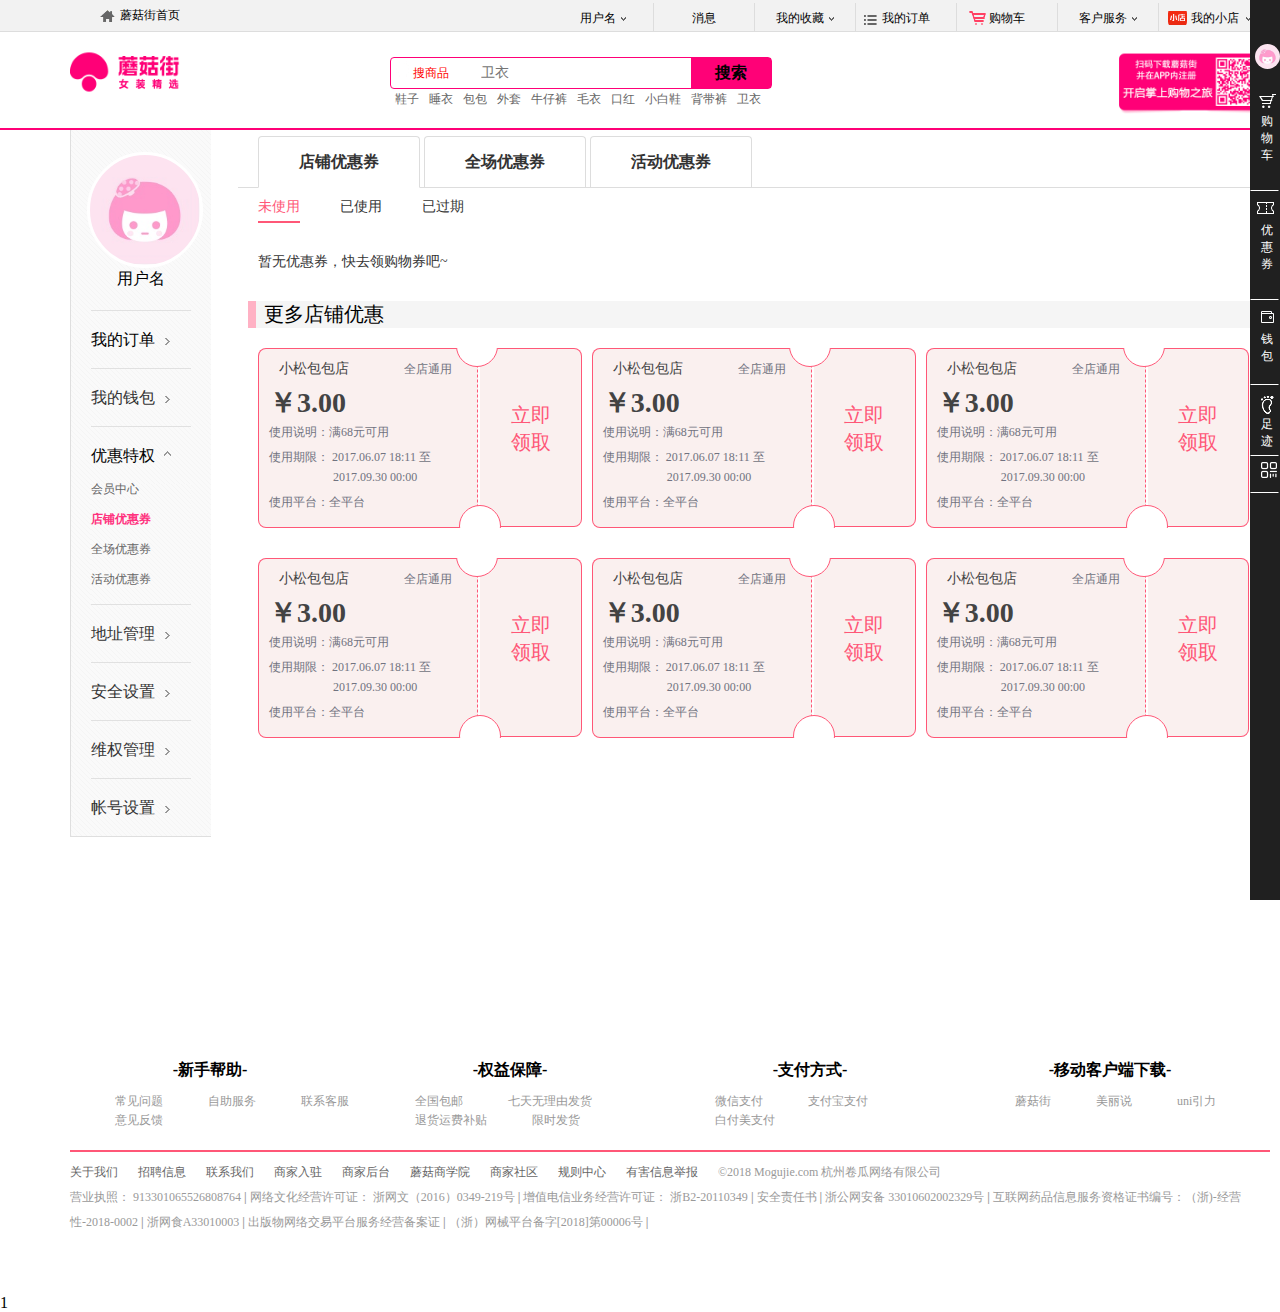
<file: mogujie/html/coupon.html>
<!DOCTYPE html>
<html>
	<head>
		<meta charset="UTF-8">
		<title>蘑菇街-我的买手街</title>
		<link rel="icon" href="../img/mushroom.ico" type="image/x-icon">
		<link rel="stylesheet" type="text/css" href="../css/cssreset.css"/>
		<link rel="stylesheet" href="../css/style1.css" />
		<link rel="stylesheet" type="text/css" href="../css/coupon.css"/>
	</head>
	<body>
		<!--顶部内容-->
		<header class="header-top">
			<!--导航栏-->
			<div class="wrap">
				<a href="../index.html" class="header-logo" target="_blank">
					<!--<img src="img/pic.png"/>-->蘑菇街首页
				</a>
				
				<ul class="head">
					<li><a href="#" class="head-list1-ueser" target="_blank">用户名</a><div class="head-low1"></li>
					<li><a href="#" class="head-list1-ueser1" target="_blank">消息</a></li>
					<li><a href="#" class="head-list1-ueser1" target="_blank">我的收藏</a><div class="head-low1"></li>
					<li><a href="#" class="head-list2" target="_blank">我的订单</a></li>
					<li><a href="#" class="head-list3" target="_blank">购物车</a></li>
					<li class="head_li1"><a href="#" class="head-list4" target="_blank">客户服务</a><div class="head-low1"></div>
						<ul class="head-left">
							<li><a href="#" target="_blank">消费者服务</a></li>
							<li><a href="#" target="_blank">商家服务</a></li>
							<li><a href="#" target="_blank">规则中心</a></li>
						</ul>
					</li>
					<li class="head_li2">
						<a href="#" class="head-list5" target="_blank">我的小店</a><div class="head-low2"></div>
						<ul class="head-right">
							<li><a href="#" target="_blank">管理后台</a></li>
							<li><a href="#" target="_blank">商家社区</a></li>
							<li><a href="#" target="_blank">商家培训</a></li>
							<li><a href="#" target="_blank">市场入驻</a></li>
						</ul>
					</li>
				</ul>
			</div>
			<!--头部内容-->
			<div class="header-mid">
				<!--头部logo-->
				<div class="header-mid-current">
					<div class="logo">
						<img src="../img/logo.png" class="logo_img"/>
					</div>
					<!--商品搜索框-->
					<div class="search">
						<div class="select_box">
							<!--搜索分类-->
							<span class="select-list">搜商品
								<ul >
									<li><a href="#">商品</a></li>
									<li><a href="#">店铺</a></li>
								</ul>
							</span><input type="text" id="select-txt" placeholder="卫衣" />
							<!--输入搜索内容-->
							
							<!--提交搜索内容-->
							<div class="select-submit">
								搜索
							</div>
						</div>
						<!--商品品种链接-->
						<ul class="goods_link">
							<li><a href="shop.html">鞋子</a></li>
							<li><a href="#">睡衣</a></li>
							<li><a href="#">包包</a></li>
							<li><a href="#">外套</a></li>
							<li><a href="#">牛仔裤</a></li>
							<li><a href="#">毛衣</a></li>
							<li><a href="#">口红</a></li>
							<li><a href="#">小白鞋</a></li>
							<li><a href="#">背带裤</a></li>
							<li><a href="#">卫衣</a></li>
						</ul>
					</div>
					<!--app二维码图片-->
					<div class="appqr">
						<img src="../img/first-logo-1.png" class="appqr_img"/>
					</div>
				</div>
			</div>
		</header>
		<!--右侧导航栏-->
		<nav class="nav-right">
			<ul class="nav-right-list">
				<li><a href="#" class="nav-right-list1">
					<img src="../img/my.png" alt=""/>
				</a></li>
				<li class="one"><a href="#" class="nav-right-list2"><div class="i-scon"></div>购物车</a></li>
				<li class="one"><a href="#" class="nav-right-list3"><div class="i-scon1"></div>优惠券</a></li>
				<li class="one"><a href="#" class="nav-right-list4"><div class="i-scon2"></div>钱包</a></li>
				<li class="one"><a href="#" class="nav-right-list5"><div class="i-scon3"></div>足迹</a></li>
				<li><a href="#" class="nav-right-list6"></a></li>
				<li></li>
				<li><a href="#" class="nav-right-list7"></a></li>
			</ul>
		</nav>
		<!--中间部分-->
		<section>
			<div class="member_info">
				<div class="user_pic">
					<div class="userpic"></div>
					<p>用户名</p>
				</div>
				 <div class="mu_nav">
					<div class="mu_title1 order">我的订单
						<ul class="mu_title1_ul clearlboth">
							<li>全部订单</li>
							<li>待付款</li>
							<li>待收货</li>
							<li>待评价</li>
							<li>退货退款</li>
							<li>订单回收站</li>
						</ul>
					</div>
				</div>
				<div class="mu_nav">
					<div class="mu_title"><a href="#">我的钱包</a></div>
					</div>
				<div class="mu_nav">
					<div class="mu_title2 coupon">优惠特权
						<ul class="mu_title2_ul clearlboth">
							<li>会员中心</li>
							<li>店铺优惠券</li>
							<li>全场优惠券</li>
							<li>活动优惠券</li>
						</ul>
					</div>
					</div>
				<div class="mu_nav">
					<div class="mu_title"><a href="#">地址管理</a></div>
					</div>
				<div class="mu_nav">
					<div class="mu_title"><a href="#">安全设置</a></div>
					</div>
				<div class="mu_nav">
					<div class="mu_title"><a href="#">维权管理</a></div>
					</div>
				<div class="mu_nav">
					<div class="mu_title"><a href="#">帐号设置</a></div>
					</div>
			</div>
			<div class="coupon_current">
				<a href="" class="one">店铺优惠券</a>
				<a href="">全场优惠券</a>
				<a href="">活动优惠券</a>
				<div class="coupon_content">
					<ul class="coupon_content_ul clearlboth">
						<li class="coupon_content_li">未使用</li>
						<li>已使用</li>
						<li>已过期</li>
					</ul>
					<div class="coupon_content_current">
						暂无优惠券，快去领购物券吧~
					</div>
					<div>
						暂无已使用过的优惠券，快去领购物券吧~
					</div>
					<div>
						暂无已过期的优惠券，快去领购物券吧~
					</div>
				</div>
				<div class="coupon_for_shop">
					<div class="more_coupon_title">
						更多店铺优惠
					</div>
					<ul class="coupon_for_shop clearlboth">
						<li>
							<div class="f1_left">
								<p class="title">
									<span>小松包包店</span>
									<span>全店通用</span>
								</p>
								<h3 class="price">￥3.00</h3>
								<p>使用说明：满68元可用</p>
								<p class="time">使用期限： 2017.06.07 18:11 至<br />
									<span>2017.09.30 00:00 </span>
								</p>
								<p>使用平台：全平台</p>
							</div>
							<div class="f1_right">
								<p><a href="">立即<br />领取</a></p>
							</div>
							<div class="f1_top"></div>
							<div class="f1_bottom"></div>
						</li>
						<li>
							<div class="f1_left">
								<p class="title">
									<span>小松包包店</span>
									<span>全店通用</span>
								</p>
								<h3 class="price">￥3.00</h3>
								<p>使用说明：满68元可用</p>
								<p class="time">使用期限： 2017.06.07 18:11 至<br />
									<span>2017.09.30 00:00 </span>
								</p>
								<p>使用平台：全平台</p>
							</div>
							<div class="f1_right">
								<p><a href="">立即<br />领取</a></p>
							</div>
							<div class="f1_top"></div>
							<div class="f1_bottom"></div>
						</li>
						<li>
							<div class="f1_left">
								<p class="title">
									<span>小松包包店</span>
									<span>全店通用</span>
								</p>
								<h3 class="price">￥3.00</h3>
								<p>使用说明：满68元可用</p>
								<p class="time">使用期限： 2017.06.07 18:11 至<br />
									<span>2017.09.30 00:00 </span>
								</p>
								<p>使用平台：全平台</p>
							</div>
							<div class="f1_right">
								<p><a href="">立即<br />领取</a></p>
							</div>
							<div class="f1_top"></div>
							<div class="f1_bottom"></div>
						</li>
						<li>
							<div class="f1_left">
								<p class="title">
									<span>小松包包店</span>
									<span>全店通用</span>
								</p>
								<h3 class="price">￥3.00</h3>
								<p>使用说明：满68元可用</p>
								<p class="time">使用期限： 2017.06.07 18:11 至<br />
									<span>2017.09.30 00:00 </span>
								</p>
								<p>使用平台：全平台</p>
							</div>
							<div class="f1_right">
								<p><a href="">立即<br />领取</a></p>
							</div>
							<div class="f1_top"></div>
							<div class="f1_bottom"></div>
						</li>
						<li>
							<div class="f1_left">
								<p class="title">
									<span>小松包包店</span>
									<span>全店通用</span>
								</p>
								<h3 class="price">￥3.00</h3>
								<p>使用说明：满68元可用</p>
								<p class="time">使用期限： 2017.06.07 18:11 至<br />
									<span>2017.09.30 00:00 </span>
								</p>
								<p>使用平台：全平台</p>
							</div>
							<div class="f1_right">
								<p><a href="">立即<br />领取</a></p>
							</div>
							<div class="f1_top"></div>
							<div class="f1_bottom"></div>
						</li>
						<li>
							<div class="f1_left">
								<p class="title">
									<span>小松包包店</span>
									<span>全店通用</span>
								</p>
								<h3 class="price">￥3.00</h3>
								<p>使用说明：满68元可用</p>
								<p class="time">使用期限： 2017.06.07 18:11 至<br />
									<span>2017.09.30 00:00 </span>
								</p>
								<p>使用平台：全平台</p>
							</div>
							<div class="f1_right">
								<p><a href="">立即<br />领取</a></p>
							</div>
							<div class="f1_top"></div>
							<div class="f1_bottom"></div>
						</li>
						
					</ul>
				</div>
				
			</div>

		</section>
		
		<!--页脚-->
		<footer>
			<div class="footer-head">
				<dl>
					<dt>-新手帮助-</dt>
					<dd><a href="#">常见问题</a></dd>
					<dd><a href="#">自助服务</a></dd>
					<dd><a href="#">联系客服</a></dd>
					<dd><a href="#">意见反馈</a></dd>
				</dl>
				
				<dl>
					<dt>-权益保障-</dt>
					<dd><a href="#">全国包邮</a></dd>
					<dd><a href="#">七天无理由发货</a></dd>
					<dd><a href="#">退货运费补贴</a></dd>
					<dd><a href="#">限时发货</a></dd>
				</dl>
				<dl>
					<dt>-支付方式-</dt>
					<dd><a href="#">微信支付</a></dd>
					<dd><a href="#">支付宝支付</a></dd>
					<dd><a href="#">白付美支付</a></dd>	
				</dl>
				<dl>
					<dt>-移动客户端下载-</dt>
					<dd><a href="#">蘑菇街</a></dd>
					<dd><a href="#">美丽说</a></dd>
					<dd><a href="#">uni引力</a></dd>
				</dl>
			</div>
			<div class="footer-bottom">
				<ul>
					<li><a href="">关于我们</a></li>
					<li><a href="">招聘信息</a></li>
					<li><a href="">联系我们</a></li>
					<li><a href="">商家入驻</a></li>
					<li><a href="">商家后台</a></li>
					<li><a href="">蘑菇商学院</a></li>
					<li><a href="">商家社区</a></li>
					<li><a href="">规则中心</a></li>
					<li><a href="">有害信息举报</a></li>
				</ul>
				<p>©2018 Mogujie.com 杭州卷瓜网络有限公司</p>
				<p>
					<span>营业执照：</span>
					<a href="#">913301065526808764</a>
					<b>|</b>
					<span>网络文化经营许可证：</span>
					<a href="#">浙网文（2016）0349-219号</a>
					<b>|</b>
					<span>增值电信业务经营许可证：</span>
					<a href="#">浙B2-20110349</a>
					<b>|</b>
					<span>安全责任书</span>
					<b>|</b>
					<span>浙公网安备 33010602002329号</span>
					<b>|</b>
					<span>互联网药品信息服务资格证书编号：（浙)-经营性-2018-0002</span>
					<b>|</b>
					<span>浙网食A33010003</span>
					<b>|</b>
					<span>出版物网络交易平台服务经营备案证</span>
					<b>|</b>
					<span>（浙）网械平台备字[2018]第00006号</span>
					<b>|</b>
				</p>
			</div>
		</footer>
		<script src="../js/jquery-3.2.1.min.js"></script>
		<script src="../js/coupon.js"></script>
		<script src="../js/style1.js"></script>
	</body>1
</html>
</file>
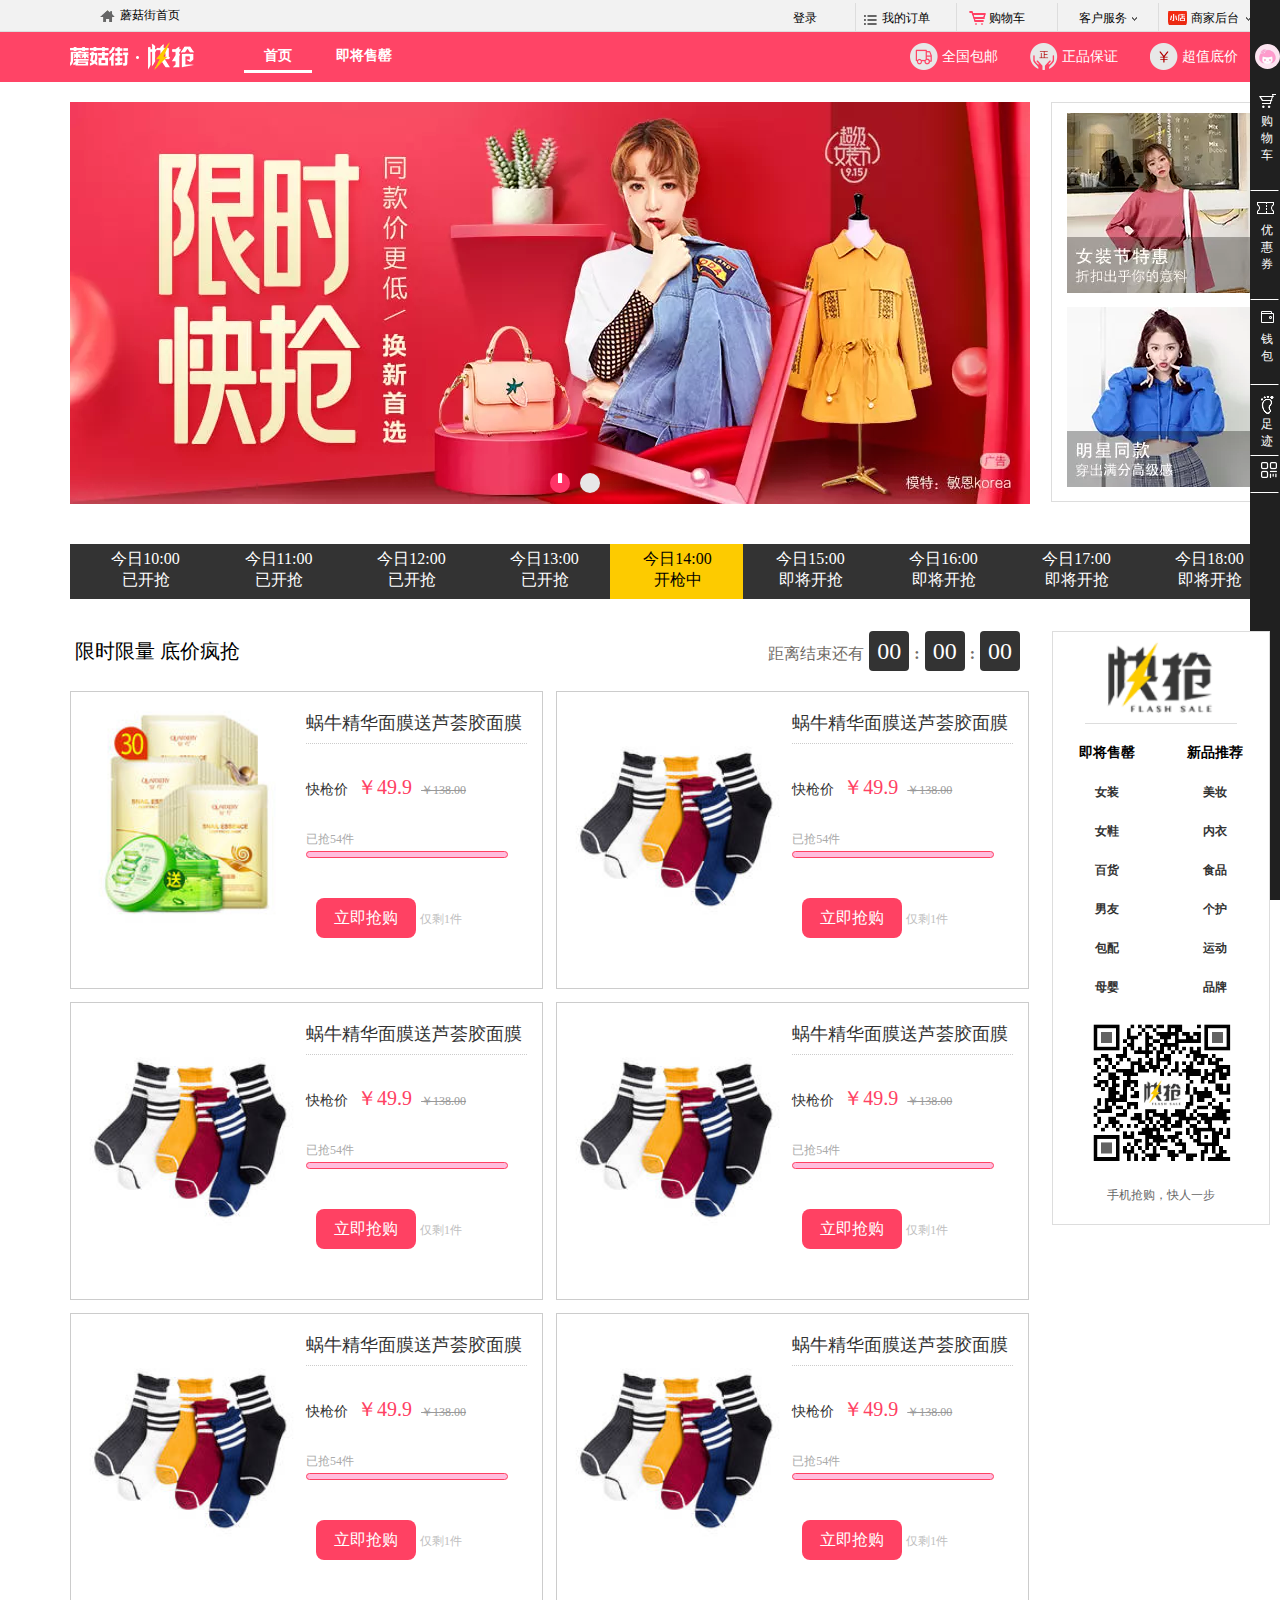
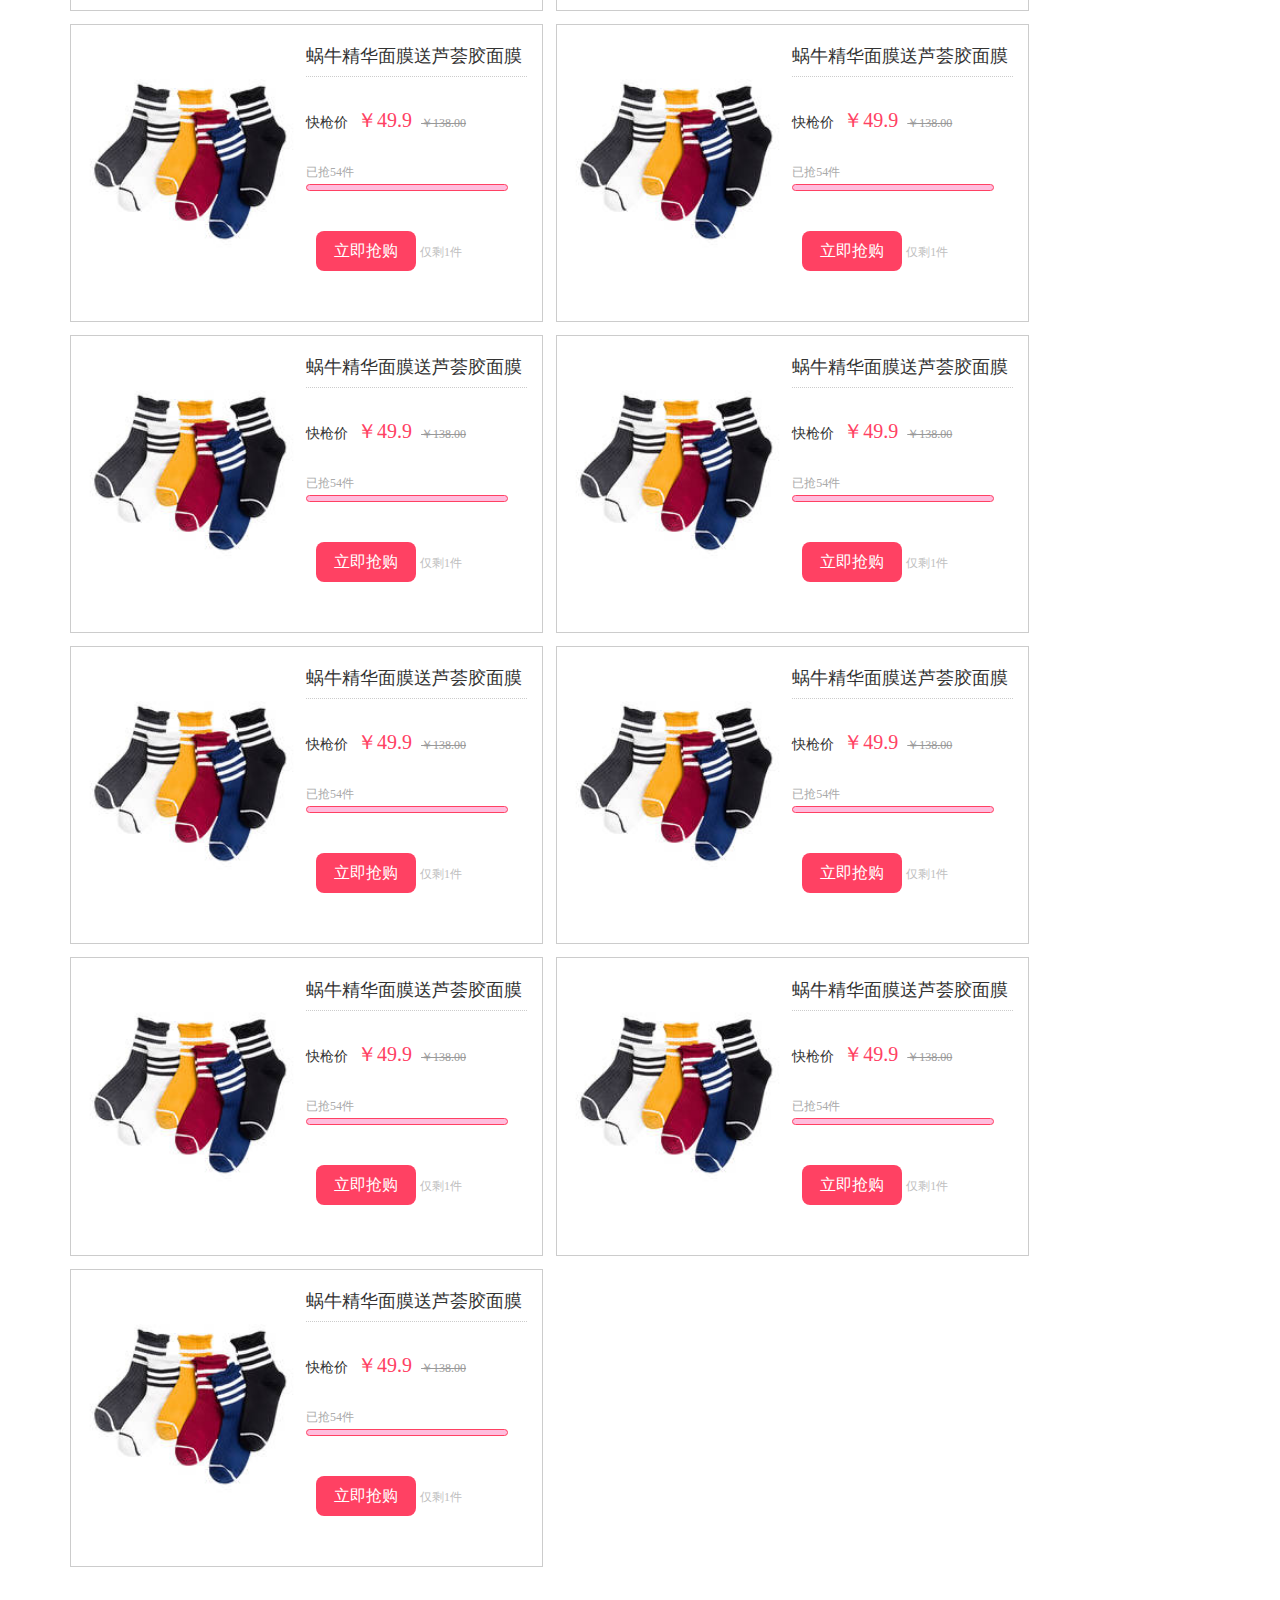
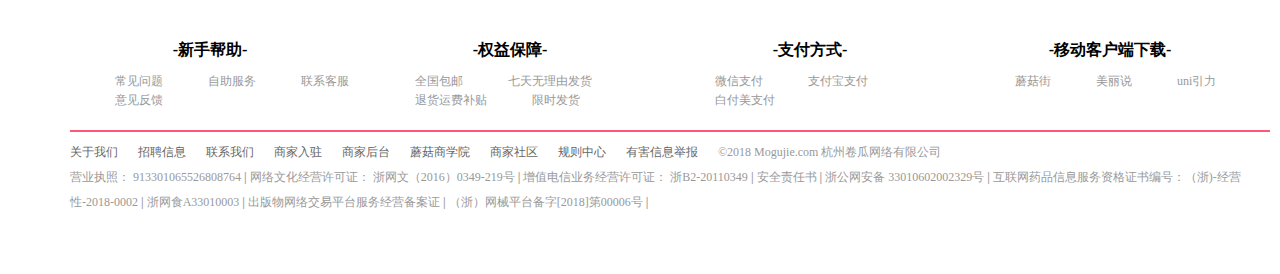
<file: mogujie/html/Flashsale.html>
<!DOCTYPE html>
<html>
	<head>
		<meta charset="UTF-8">
		<title>蘑菇街快抢_海量正品限时抢购等你来淘抢购疯狂限时折扣</title>
		<link rel="icon" href="../img/mushroom.ico" type="image/x-icon">
		<link rel="stylesheet" type="text/css" href="../css/cssreset.css"/>
		<link rel="stylesheet" type="text/css" href="../css/style1.css"/>
		<link rel="stylesheet" type="text/css" href="../css/flashsale.css"/>
	</head>
	<body>
		<!--顶部内容-->
		<header class="header-top">
			<!--导航栏-->
			<div class="wrap">
				<a href="../index.html" class="header-logo" target="_blank">
					<!--<img src="img/pic.png"/>-->蘑菇街首页
				</a>
				
				<ul class="head">
					<li><a href="login.html" class="head-list1" target="_blank">登录</a></li>
					<li><a href="#" class="head-list2" target="_blank">我的订单</a></li>
					<li><a href="#" class="head-list3" target="_blank">购物车</a></li>
					<li class="head_li1"><a href="#" class="head-list4" target="_blank">客户服务</a><div class="head-low1"></div>
						<ul class="head-left">
							<li><a href="#" target="_blank">消费者服务</a></li>
							<li><a href="#" target="_blank">商家服务</a></li>
							<li><a href="#" target="_blank">规则中心</a></li>
						</ul>
					</li>
					<li class="head_li2">
						<a href="#" class="head-list5" target="_blank">商家后台</a><div class="head-low2"></div>
						<ul class="head-right">
							<li><a href="#" target="_blank">管理后台</a></li>
							<li><a href="#" target="_blank">商家社区</a></li>
							<li><a href="#" target="_blank">商家培训</a></li>
							<li><a href="#" target="_blank">市场入驻</a></li>
						</ul>
					</li>
				</ul>
			</div>
		</header>
		<!--右侧导航栏-->
		<nav class="nav-right">
			<ul class="nav-right-list">
				<li><a href="#" class="nav-right-list1">
					<img src="../img/my.png" alt=""/>
				</a></li>
				<li class="one"><a href="#" class="nav-right-list2"><div class="i-scon"></div>购物车</a></li>
				<li class="one"><a href="#" class="nav-right-list3"><div class="i-scon1"></div>优惠券</a></li>
				<li class="one"><a href="#" class="nav-right-list4"><div class="i-scon2"></div>钱包</a></li>
				<li class="one"><a href="#" class="nav-right-list5"><div class="i-scon3"></div>足迹</a></li>
				<li><a href="#" class="nav-right-list6"></a></li>
				<li></li>
				<li><a href="#" class="nav-right-list7"></a></li>
			</ul>
		</nav>
		
		<!--主体内容-->
		<section>
			<!--内容头部部分-->
			<div class="Head_soldout">
				<div class="head_wrap">
					<a href="#" class="logo"></a>
					<div class="head_crafix">
						<a href="Flashsale.html" class="head_crafix_link">首页</a>
						<a href="SoldOut.html">即将售罄</a>
					</div>
					<ul class="head_wrap_ul">
						<li>全国包邮</li>
						<li>正品保证</li>
						<li>超值底价</li>
					</ul>
				</div>
			</div>
			<!--轮播图部分-->
			<div class="flash_banner_box">
				<!--轮播图-->
				<div class="flash_banner_current">
					<ul class="flash_current_banner clearboth">
						<li><img src="../img/banner1.png"/></li>
						<li><img src="../img/banner2.png"/></li>
					</ul>
					<ol class="flash_dot clearboth">
						<li class="flash_dot_li"></li>
						<li></li>
					</ol>
					<div class="left"><</div>
					<div class="right">></div>
				</div>
				<!--侧边栏图片-->
				<div class="flash_img_current">
					<a href="#"><img src="../img/images1.png"/></a>
					<a href="#"><img src="../img/images2.png"/></a>
				</div>
			</div>
			<!--限时快枪时间-->
			<div class="saletime_box">
				<div class="active-arrow"></div>
				<div class="nav-time-box">
					<a href="#" class="nav_item first"></a>
					<a href="#" class="nav_item">
						<p class="seckill-time">昨日15:00</p>
						<p class="seckill-status">已开抢</p>
					</a>
					<a href="#" class="nav_item">
						<p class="seckill-time">昨日16:00</p>
						<p class="seckill-status">已开抢</p>
					</a>
					<a href="#" class="nav_item">
						<p class="seckill-time">昨日17:00</p>
						<p class="seckill-status">已开抢</p>
					</a>
					<a href="#" class="nav_item">
						<p class="seckill-time">昨日18:00</p>
						<p class="seckill-status">已开抢</p>
					</a>
					<a href="#" class="nav_item">
						<p class="seckill-time">昨日19:00</p>
						<p class="seckill-status">已开抢</p>
					</a>
					<a href="#" class="nav_item">
						<p class="seckill-time">昨日20:00</p>
						<p class="seckill-status">已开抢</p>
					</a>
					<a href="#" class="nav_item">
						<p class="seckill-time">昨日21:00</p>
						<p class="seckill-status">已开抢</p>
					</a>
					<a href="#" class="nav_item">
						<p class="seckill-time">昨日22:00</p>
						<p class="seckill-status">已开抢</p>
					</a>
					<a href="#" class="nav_item">
						<p class="seckill-time">昨日23:00</p>
						<p class="seckill-status">已开抢</p>
					</a>
					<a href="#" class="nav_item">
						<p class="seckill-time">今日00:00</p>
						<p class="seckill-status">已开抢</p>
					</a>
					<a href="#" class="nav_item">
						<p class="seckill-time">今日01:00</p>
						<p class="seckill-status">已开抢</p>
					</a>
					<a href="#" class="nav_item">
						<p class="seckill-time">今日02:00</p>
						<p class="seckill-status">已开抢</p>
					</a>
					<a href="#" class="nav_item">
						<p class="seckill-time">今日03:00</p>
						<p class="seckill-status">已开抢</p>
					</a>
					<a href="#" class="nav_item">
						<p class="seckill-time">今日04:00</p>
						<p class="seckill-status">已开抢</p>
					</a>
					<a href="#" class="nav_item">
						<p class="seckill-time">今日05:00</p>
						<p class="seckill-status">已开抢</p>
					</a>
					<a href="#" class="nav_item">
						<p class="seckill-time">今日06:00</p>
						<p class="seckill-status">已开抢</p>
					</a>
					<a href="#" class="nav_item">
						<p class="seckill-time">今日07:00</p>
						<p class="seckill-status">已开抢</p>
					</a>
					<a href="#" class="nav_item">
						<p class="seckill-time">今日08:00</p>
						<p class="seckill-status">已开抢</p>
					</a>
					<a href="#" class="nav_item">
						<p class="seckill-time">今日09:00</p>
						<p class="seckill-status">已开抢</p>
					</a>
					<a href="#" class="nav_item">
						<p class="seckill-time">今日10:00</p>
						<p class="seckill-status">已开抢</p>
					</a>
					<a href="#" class="nav_item">
						<p class="seckill-time">今日11:00</p>
						<p class="seckill-status">已开抢</p>
					</a>
					<a href="#" class="nav_item">
						<p class="seckill-time">今日12:00</p>
						<p class="seckill-status">已开抢</p>
					</a>
					<a href="#" class="nav_item">
						<p class="seckill-time">今日13:00</p>
						<p class="seckill-status">已开抢</p>
					</a>
					<a href="#" class="nav_item active">
						<p class="seckill-time">今日14:00</p>
						<p class="seckill-status">开枪中</p>
					</a>
					<a href="#" class="nav_item">
						<p class="seckill-time">今日15:00</p>
						<p class="seckill-status">即将开抢</p>
					</a>
					<a href="#" class="nav_item">
						<p class="seckill-time">今日16:00</p>
						<p class="seckill-status">即将开抢</p>
					</a>
					<a href="#" class="nav_item">
						<p class="seckill-time">今日17:00</p>
						<p class="seckill-status">即将开抢</p>
					</a>
					<a href="#" class="nav_item">
						<p class="seckill-time">今日18:00</p>
						<p class="seckill-status">即将开抢</p>
					</a>
					<a href="#" class="nav_item">
						<p class="seckill-time">今日19:00</p>
						<p class="seckill-status">即将开抢</p>
					</a>
					<a href="#" class="nav_item">
						<p class="seckill-time">今日20:00</p>
						<p class="seckill-status">即将开抢</p>
					</a>
					<a href="#" class="nav_item">
						<p class="seckill-time">今日21:00</p>
						<p class="seckill-status">即将开抢</p>
					</a>
					<a href="#" class="nav_item">
						<p class="seckill-time">今日22:00</p>
						<p class="seckill-status">即将开抢</p>
					</a>
					<a href="#" class="nav_item">
						<p class="seckill-time">今日23:00</p>
						<p class="seckill-status">即将开抢</p>
					</a>
					<a href="#" class="nav_item">
						<p class="seckill-time">明日00:00</p>
						<p class="seckill-status">即将开抢</p>
					</a>
					<a href="#" class="nav_item">
						<p class="seckill-time">明日01:00</p>
						<p class="seckill-status">即将开抢</p>
					</a>
					<a href="#" class="nav_item">
						<p class="seckill-time">明日02:00</p>
						<p class="seckill-status">即将开抢</p>
					</a>
					<a href="#" class="nav_item">
						<p class="seckill-time">明日03:00</p>
						<p class="seckill-status">即将开抢</p>
					</a>
					<a href="#" class="nav_item">
						<p class="seckill-time">明日04:00</p>
						<p class="seckill-status">即将开抢</p>
					</a>
					<a href="#" class="nav_item">
						<p class="seckill-time">明日05:00</p>
						<p class="seckill-status">即将开抢</p>
					</a>
					<a href="#" class="nav_item">
						<p class="seckill-time">明日06:00</p>
						<p class="seckill-status">即将开抢</p>
					</a>
					<a href="#" class="nav_item">
						<p class="seckill-time">明日07:00</p>
						<p class="seckill-status">即将开抢</p>
					</a>
					<a href="#" class="nav_item">
						<p class="seckill-time">明日08:00</p>
						<p class="seckill-status">即将开抢</p>
					</a>
					<a href="#" class="nav_item">
						<p class="seckill-time">明日09:00</p>
						<p class="seckill-status">即将开抢</p>
					</a>
					<a href="#" class="nav_item">
						<p class="seckill-time">明日10:00</p>
						<p class="seckill-status">即将开抢</p>
					</a>
					<a href="#" class="nav_item">
						<p class="seckill-time">明日11:00</p>
						<p class="seckill-status">即将开抢</p>
					</a>
					<a href="#" class="nav_item">
						<p class="seckill-time">明日12:00</p>
						<p class="seckill-status">即将开抢</p>
					</a>
					<a href="#" class="nav_item">
						<p class="seckill-time">明日13:00</p>
						<p class="seckill-status">即将开抢</p>
					</a>
					<a href="#" class="nav_item">
						<p class="seckill-time">明日14:00</p>
						<p class="seckill-status">即将开抢</p>
					</a>
				</div>
				
				<span class="time_left"><</span>
				<span class="time_right">></span>
			</div>
			<div class="wrap_main">
				<div class="wrap_head">
					<span id="saldout">
						限时限量 底价疯抢
					</span>
					<span id="timeout">
						距离结束还有<span>00</span><b>:</b><span>00</span><b>:</b><span>00</span>
					</span>
				</div>
				<div class="wrap_current">
					<ul class="wrap_current_ul">
						<li>
							<a href="#" title="蜗牛精华面膜送芦荟胶面膜"><img src="../img/goods_mianmo.jpg"/></a>
							<a href="#" class="goods_itd">
								<p>蜗牛精华面膜送芦荟胶面膜</p>
								<p class="goods_price">
									<span>快枪价</span>
									<span>￥49.9</span>
									<span>￥138.00</span>
								</p>
								<p class="goods_stock">
									<span>已抢54件</span>
									<span></span>
								</p>
								<p class="goods_buy">
									<span>立即抢购</span>
									<span>仅剩1件</span>
								</p>
							</a>
						</li>
						<li>
							<a href="#"><img src="../img/goods_wazi.70.jpg"/></a>
							<a href="#" class="goods_itd">
								<p>蜗牛精华面膜送芦荟胶面膜</p>
								<p class="goods_price">
									<span>快枪价</span>
									<span>￥49.9</span>
									<span>￥138.00</span>
								</p>
								<p class="goods_stock">
									<span>已抢54件</span>
									<span></span>
								</p>
								<p class="goods_buy">
									<span>立即抢购</span>
									<span>仅剩1件</span>
								</p>
							</a>
						</li>
						<li>
							<a href="#"><img src="../img/goods_wazi.70.jpg"/></a>
							<a href="#" class="goods_itd">
								<p>蜗牛精华面膜送芦荟胶面膜</p>
								<p class="goods_price">
									<span>快枪价</span>
									<span>￥49.9</span>
									<span>￥138.00</span>
								</p>
								<p class="goods_stock">
									<span>已抢54件</span>
									<span></span>
								</p>
								<p class="goods_buy">
									<span>立即抢购</span>
									<span>仅剩1件</span>
								</p>
							</a>
						</li>
						<li>
							<a href="#"><img src="../img/goods_wazi.70.jpg"/></a>
							<a href="#" class="goods_itd">
								<p>蜗牛精华面膜送芦荟胶面膜</p>
								<p class="goods_price">
									<span>快枪价</span>
									<span>￥49.9</span>
									<span>￥138.00</span>
								</p>
								<p class="goods_stock">
									<span>已抢54件</span>
									<span></span>
								</p>
								<p class="goods_buy">
									<span>立即抢购</span>
									<span>仅剩1件</span>
								</p>
							</a>
						</li>
						<li>
							<a href="#"><img src="../img/goods_wazi.70.jpg"/></a>
							<a href="#" class="goods_itd">
								<p>蜗牛精华面膜送芦荟胶面膜</p>
								<p class="goods_price">
									<span>快枪价</span>
									<span>￥49.9</span>
									<span>￥138.00</span>
								</p>
								<p class="goods_stock">
									<span>已抢54件</span>
									<span></span>
								</p>
								<p class="goods_buy">
									<span>立即抢购</span>
									<span>仅剩1件</span>
								</p>
							</a>
						</li>
						<li>
							<a href="#"><img src="../img/goods_wazi.70.jpg"/></a>
							<a href="#" class="goods_itd">
								<p>蜗牛精华面膜送芦荟胶面膜</p>
								<p class="goods_price">
									<span>快枪价</span>
									<span>￥49.9</span>
									<span>￥138.00</span>
								</p>
								<p class="goods_stock">
									<span>已抢54件</span>
									<span></span>
								</p>
								<p class="goods_buy">
									<span>立即抢购</span>
									<span>仅剩1件</span>
								</p>
							</a>
						</li>
						<li>
							<a href="#"><img src="../img/goods_wazi.70.jpg"/></a>
							<a href="#" class="goods_itd">
								<p>蜗牛精华面膜送芦荟胶面膜</p>
								<p class="goods_price">
									<span>快枪价</span>
									<span>￥49.9</span>
									<span>￥138.00</span>
								</p>
								<p class="goods_stock">
									<span>已抢54件</span>
									<span></span>
								</p>
								<p class="goods_buy">
									<span>立即抢购</span>
									<span>仅剩1件</span>
								</p>
							</a>
						</li>
						<li>
							<a href="#"><img src="../img/goods_wazi.70.jpg"/></a>
							<a href="#" class="goods_itd">
								<p>蜗牛精华面膜送芦荟胶面膜</p>
								<p class="goods_price">
									<span>快枪价</span>
									<span>￥49.9</span>
									<span>￥138.00</span>
								</p>
								<p class="goods_stock">
									<span>已抢54件</span>
									<span></span>
								</p>
								<p class="goods_buy">
									<span>立即抢购</span>
									<span>仅剩1件</span>
								</p>
							</a>
						</li>
						<li>
							<a href="#"><img src="../img/goods_wazi.70.jpg"/></a>
							<a href="#" class="goods_itd">
								<p>蜗牛精华面膜送芦荟胶面膜</p>
								<p class="goods_price">
									<span>快枪价</span>
									<span>￥49.9</span>
									<span>￥138.00</span>
								</p>
								<p class="goods_stock">
									<span>已抢54件</span>
									<span></span>
								</p>
								<p class="goods_buy">
									<span>立即抢购</span>
									<span>仅剩1件</span>
								</p>
							</a>
						</li>
						<li>
							<a href="#"><img src="../img/goods_wazi.70.jpg"/></a>
							<a href="#" class="goods_itd">
								<p>蜗牛精华面膜送芦荟胶面膜</p>
								<p class="goods_price">
									<span>快枪价</span>
									<span>￥49.9</span>
									<span>￥138.00</span>
								</p>
								<p class="goods_stock">
									<span>已抢54件</span>
									<span></span>
								</p>
								<p class="goods_buy">
									<span>立即抢购</span>
									<span>仅剩1件</span>
								</p>
							</a>
						</li>
						<li>
							<a href="#"><img src="../img/goods_wazi.70.jpg"/></a>
							<a href="#" class="goods_itd">
								<p>蜗牛精华面膜送芦荟胶面膜</p>
								<p class="goods_price">
									<span>快枪价</span>
									<span>￥49.9</span>
									<span>￥138.00</span>
								</p>
								<p class="goods_stock">
									<span>已抢54件</span>
									<span></span>
								</p>
								<p class="goods_buy">
									<span>立即抢购</span>
									<span>仅剩1件</span>
								</p>
							</a>
						</li>
						<li>
							<a href="#"><img src="../img/goods_wazi.70.jpg"/></a>
							<a href="#" class="goods_itd">
								<p>蜗牛精华面膜送芦荟胶面膜</p>
								<p class="goods_price">
									<span>快枪价</span>
									<span>￥49.9</span>
									<span>￥138.00</span>
								</p>
								<p class="goods_stock">
									<span>已抢54件</span>
									<span></span>
								</p>
								<p class="goods_buy">
									<span>立即抢购</span>
									<span>仅剩1件</span>
								</p>
							</a>
						</li>
						<li>
							<a href="#"><img src="../img/goods_wazi.70.jpg"/></a>
							<a href="#" class="goods_itd">
								<p>蜗牛精华面膜送芦荟胶面膜</p>
								<p class="goods_price">
									<span>快枪价</span>
									<span>￥49.9</span>
									<span>￥138.00</span>
								</p>
								<p class="goods_stock">
									<span>已抢54件</span>
									<span></span>
								</p>
								<p class="goods_buy">
									<span>立即抢购</span>
									<span>仅剩1件</span>
								</p>
							</a>
						</li>
						<li>
							<a href="#"><img src="../img/goods_wazi.70.jpg"/></a>
							<a href="#" class="goods_itd">
								<p>蜗牛精华面膜送芦荟胶面膜</p>
								<p class="goods_price">
									<span>快枪价</span>
									<span>￥49.9</span>
									<span>￥138.00</span>
								</p>
								<p class="goods_stock">
									<span>已抢54件</span>
									<span></span>
								</p>
								<p class="goods_buy">
									<span>立即抢购</span>
									<span>仅剩1件</span>
								</p>
							</a>
						</li>
						<li>
							<a href="#"><img src="../img/goods_wazi.70.jpg"/></a>
							<a href="#" class="goods_itd">
								<p>蜗牛精华面膜送芦荟胶面膜</p>
								<p class="goods_price">
									<span>快枪价</span>
									<span>￥49.9</span>
									<span>￥138.00</span>
								</p>
								<p class="goods_stock">
									<span>已抢54件</span>
									<span></span>
								</p>
								<p class="goods_buy">
									<span>立即抢购</span>
									<span>仅剩1件</span>
								</p>
							</a>
						</li>
					</ul>
				</div>
				<nav class="nav_list">
					<img src="../img/upload_kuaiqiang2e_125x67.png" class="nav_logo"/>
					<dl>
						<dt>即将售罄</dt>
						<dd><a href="">女装</a></dd>
						<dd><a href="">女鞋</a></dd>
						<dd><a href="">百货</a></dd>
						<dd><a href="">男友</a></dd>
						<dd><a href="">包配</a></dd>
						<dd><a href="">母婴</a></dd>
					</dl>
					<dl>
						<dt>新品推荐</dt>
						<dd><a href="">美妆</a></dd>
						<dd><a href="">内衣</a></dd>
						<dd><a href="">食品</a></dd>
						<dd><a href="">个护</a></dd>
						<dd><a href="">运动</a></dd>
						<dd><a href="">品牌</a></dd>
					</dl>
					<img src="../img/upload_kuaiqiang_247x246.png" class="nav_img_iscon"/>
					<p>手机抢购，快人一步</p>
				</nav>
				
			</div>
			
		</section>
		<!--页脚-->
		<footer>
			<div class="footer-head">
				<dl>
					<dt>-新手帮助-</dt>
					<dd><a href="#">常见问题</a></dd>
					<dd><a href="#">自助服务</a></dd>
					<dd><a href="#">联系客服</a></dd>
					<dd><a href="#">意见反馈</a></dd>
				</dl>
				
				<dl>
					<dt>-权益保障-</dt>
					<dd><a href="#">全国包邮</a></dd>
					<dd><a href="#">七天无理由发货</a></dd>
					<dd><a href="#">退货运费补贴</a></dd>
					<dd><a href="#">限时发货</a></dd>
				</dl>
				<dl>
					<dt>-支付方式-</dt>
					<dd><a href="#">微信支付</a></dd>
					<dd><a href="#">支付宝支付</a></dd>
					<dd><a href="#">白付美支付</a></dd>	
				</dl>
				<dl>
					<dt>-移动客户端下载-</dt>
					<dd><a href="#">蘑菇街</a></dd>
					<dd><a href="#">美丽说</a></dd>
					<dd><a href="#">uni引力</a></dd>
				</dl>
			</div>
			<div class="footer-bottom">
				<ul>
					<li><a href="">关于我们</a></li>
					<li><a href="">招聘信息</a></li>
					<li><a href="">联系我们</a></li>
					<li><a href="">商家入驻</a></li>
					<li><a href="">商家后台</a></li>
					<li><a href="">蘑菇商学院</a></li>
					<li><a href="">商家社区</a></li>
					<li><a href="">规则中心</a></li>
					<li><a href="">有害信息举报</a></li>
				</ul>
				<p>©2018 Mogujie.com 杭州卷瓜网络有限公司</p>
				<p>
					<span>营业执照：</span>
					<a href="#">913301065526808764</a>
					<b>|</b>
					<span>网络文化经营许可证：</span>
					<a href="#">浙网文（2016）0349-219号</a>
					<b>|</b>
					<span>增值电信业务经营许可证：</span>
					<a href="#">浙B2-20110349</a>
					<b>|</b>
					<span>安全责任书</span>
					<b>|</b>
					<span>浙公网安备 33010602002329号</span>
					<b>|</b>
					<span>互联网药品信息服务资格证书编号：（浙)-经营性-2018-0002</span>
					<b>|</b>
					<span>浙网食A33010003</span>
					<b>|</b>
					<span>出版物网络交易平台服务经营备案证</span>
					<b>|</b>
					<span>（浙）网械平台备字[2018]第00006号</span>
					<b>|</b>
				</p>
			</div>
		</footer>
		<script src="../js/jquery-3.2.1.min.js"></script>
		<script src="../js/style1.js"></script>
		<script src="../js/flashtime.js">
		</script>
	</body>
</html>
</file>
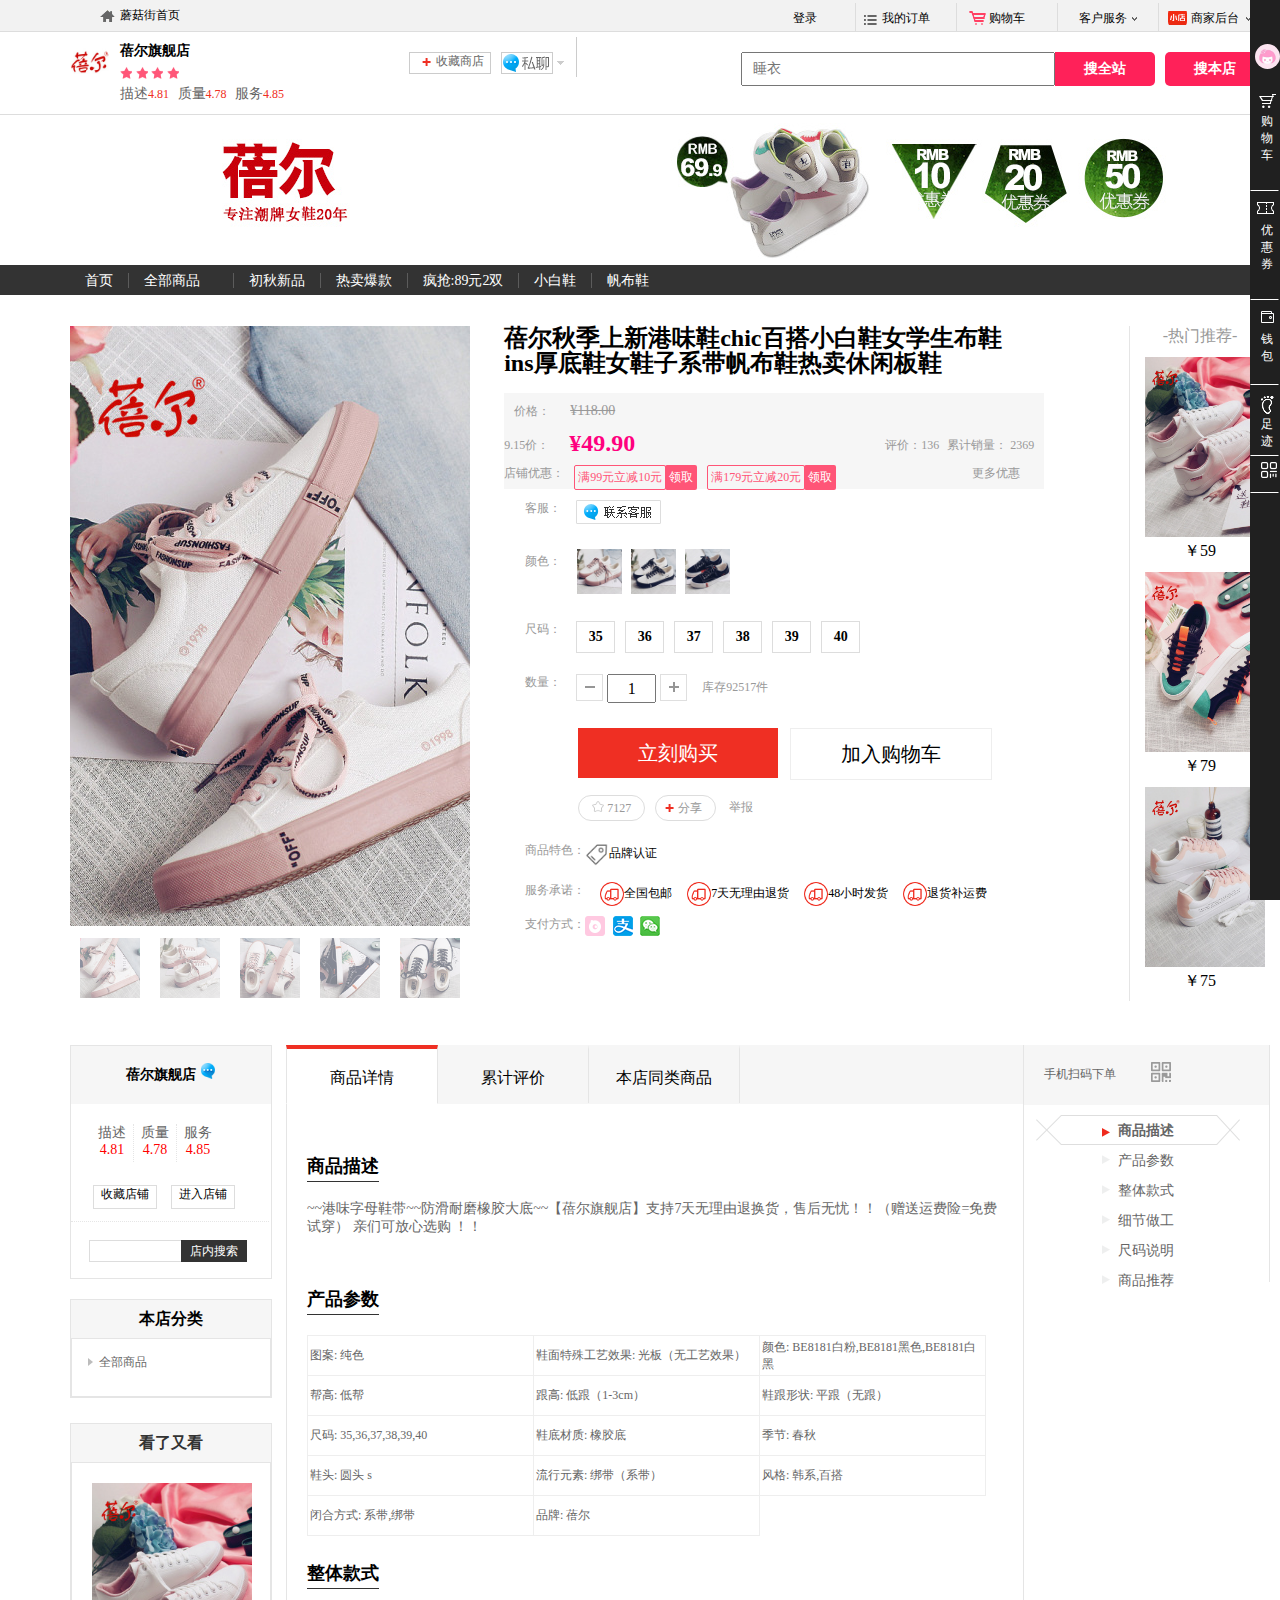
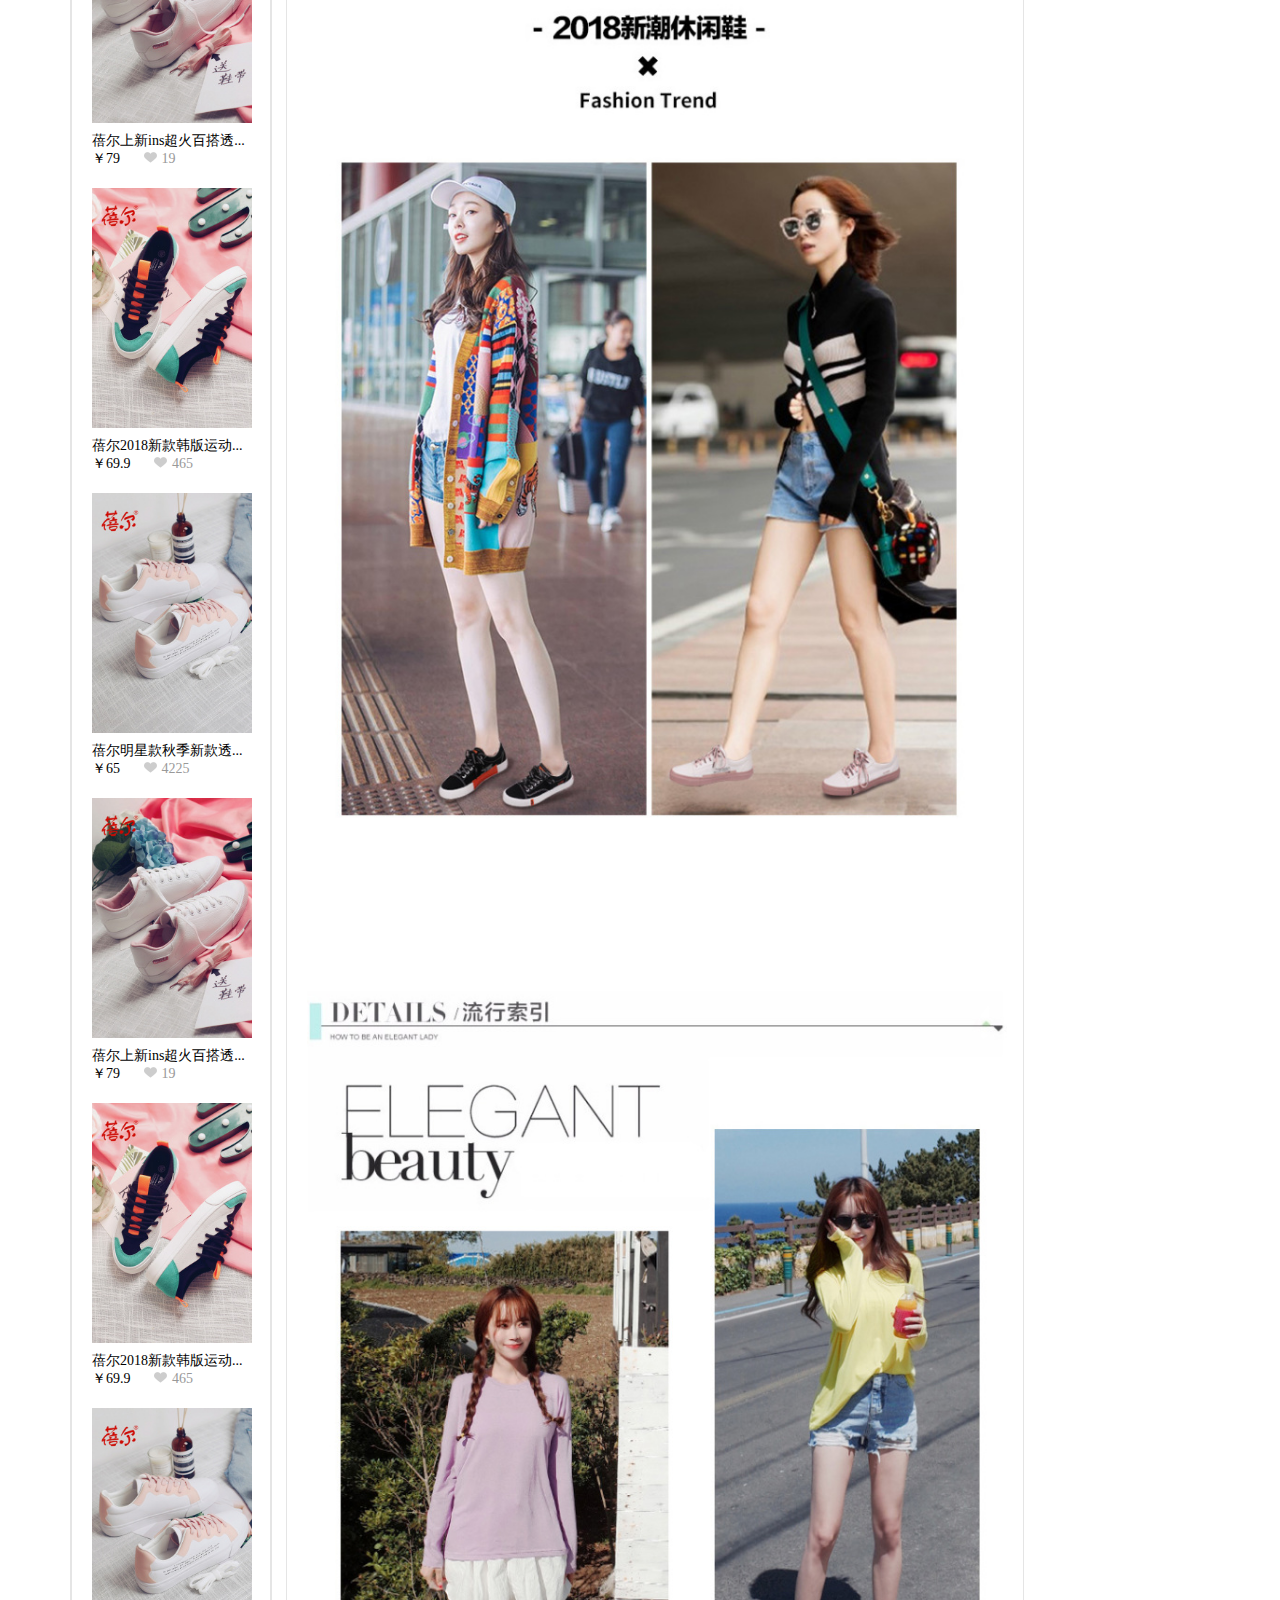
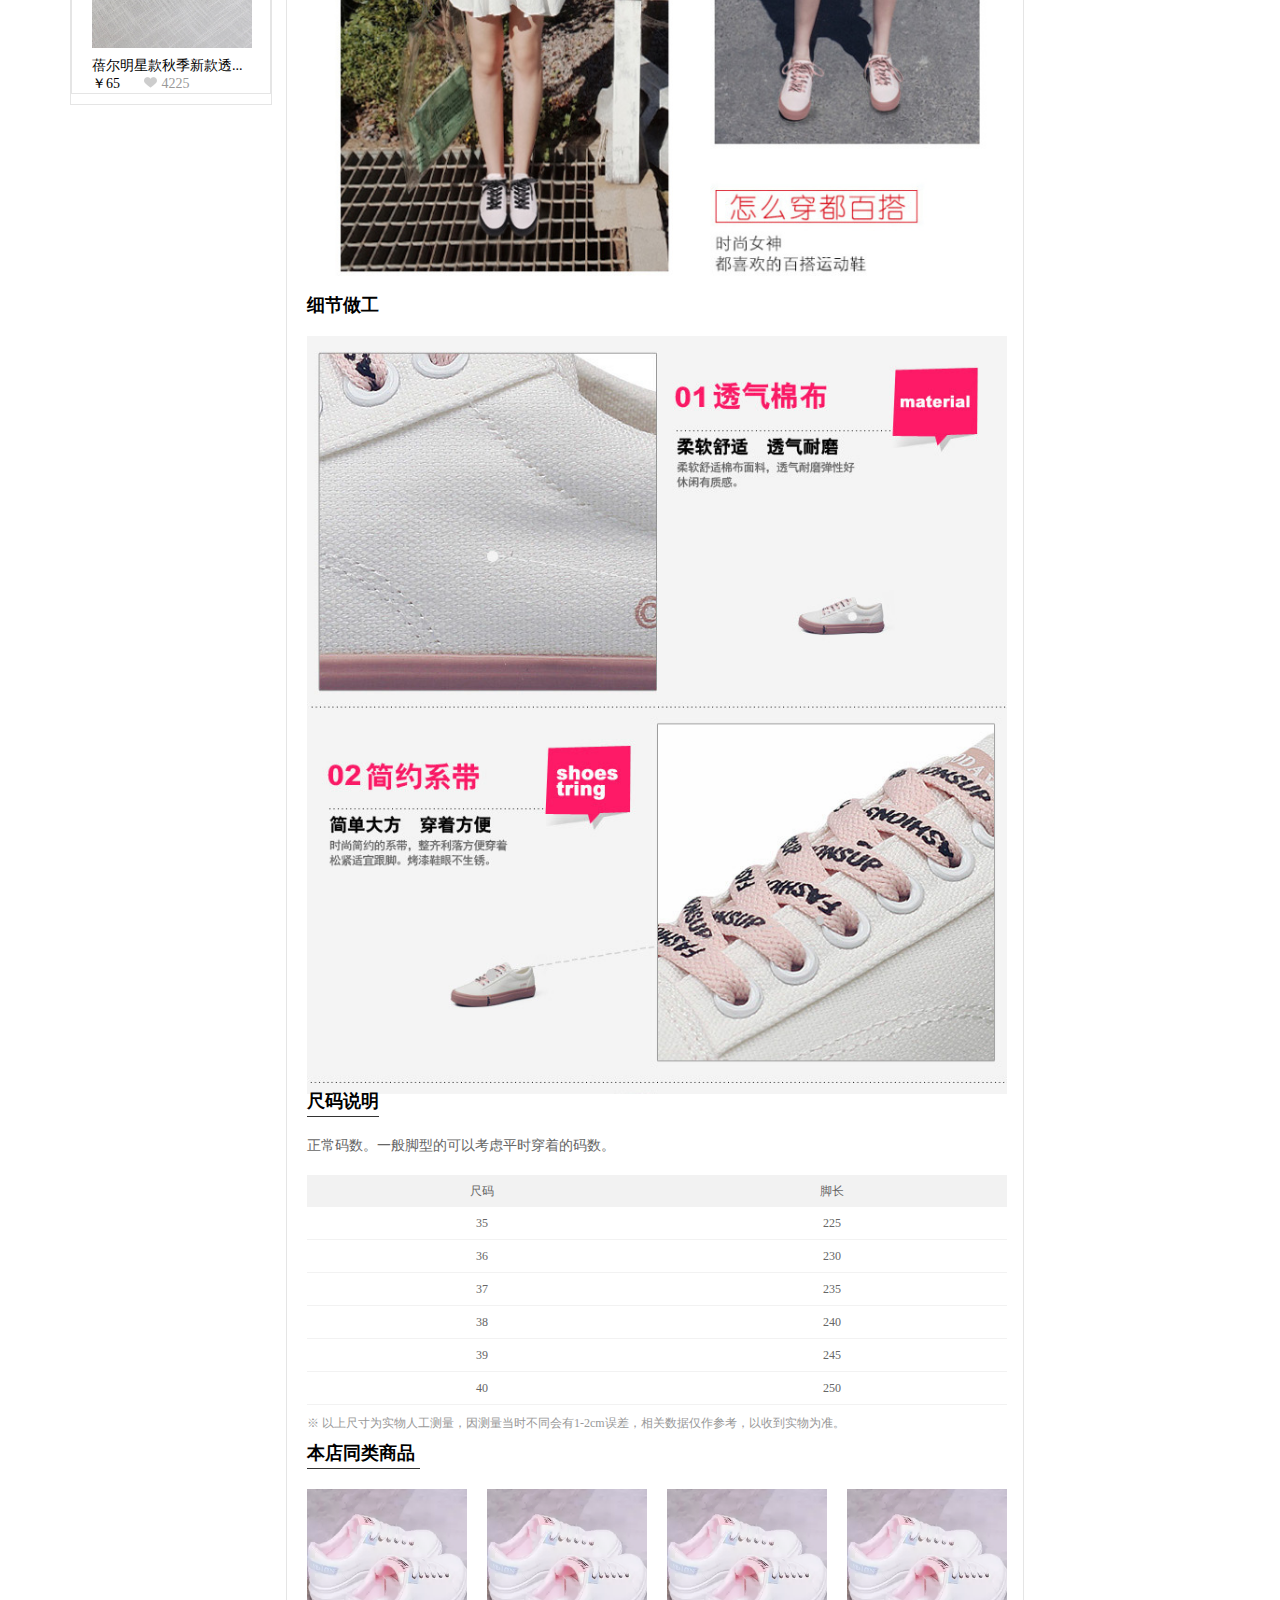
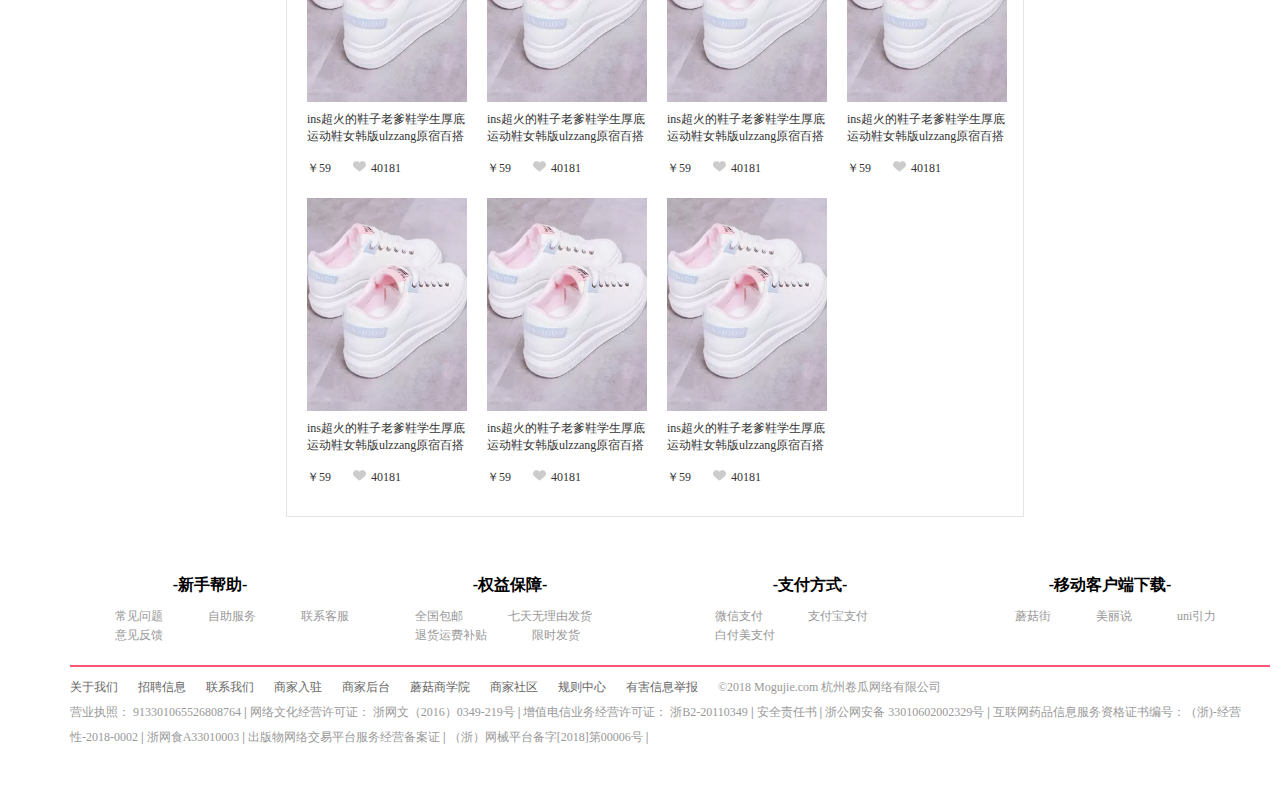
<file: mogujie/html/goods_detail.html>
<!DOCTYPE html>
<html>
	<head>
		<meta charset="UTF-8">
		<title>【蓓尔秋季上新港味鞋chic百搭小白鞋女学生布鞋ins厚底鞋女鞋子系带帆布鞋热卖休闲板鞋】-女鞋-帆布鞋_女鞋_服饰鞋包-蓓尔旗舰店-蘑菇街优店</title>
		<link rel="icon" href="../img/mushroom.ico" type="image/x-icon">
		<link rel="stylesheet" type="text/css" href="../css/cssreset.css"/>
		<link rel="stylesheet" href="../css/style1.css" />
		<link rel="stylesheet" type="text/css" href="../css/goods_detail.css"/>
	</head>
	<body>
		<!--顶部内容-->
		<header class="header-top">
			<!--导航栏-->
			<div class="wrap">
				<a href="../index.html" class="header-logo" target="_blank">
					<!--<img src="img/pic.png"/>-->蘑菇街首页
				</a>
				
				<ul class="head">
					<li><a href="login.html" class="head-list1" target="_blank">登录</a></li>
					<li><a href="#" class="head-list2" target="_blank">我的订单</a></li>
					<li><a href="#" class="head-list3" target="_blank">购物车</a></li>
					<li class="head_li1"><a href="#" class="head-list4" target="_blank">客户服务</a><div class="head-low1"></div>
						<ul class="head-left">
							<li><a href="#" target="_blank">消费者服务</a></li>
							<li><a href="#" target="_blank">商家服务</a></li>
							<li><a href="#" target="_blank">规则中心</a></li>
						</ul>
					</li>
					<li class="head_li2">
						<a href="#" class="head-list5" target="_blank">商家后台</a><div class="head-low2"></div>
						<ul class="head-right">
							<li><a href="#" target="_blank">管理后台</a></li>
							<li><a href="#" target="_blank">商家社区</a></li>
							<li><a href="#" target="_blank">商家培训</a></li>
							<li><a href="#" target="_blank">市场入驻</a></li>
						</ul>
					</li>
				</ul>
			</div>
		</header>
		<!--右侧导航栏-->
		<nav class="nav-right">
			<ul class="nav-right-list">
				<li><a href="#" class="nav-right-list1">
					<img src="../img/my.png" alt=""/>
				</a></li>
				<li class="one"><a href="#" class="nav-right-list2"><div class="i-scon"></div>购物车</a></li>
				<li class="one"><a href="#" class="nav-right-list3"><div class="i-scon1"></div>优惠券</a></li>
				<li class="one"><a href="#" class="nav-right-list4"><div class="i-scon2"></div>钱包</a></li>
				<li class="one"><a href="#" class="nav-right-list5"><div class="i-scon3"></div>足迹</a></li>
				<li><a href="#" class="nav-right-list6"></a></li>
				<li></li>
				<li><a href="#" class="nav-right-list7"></a></li>
			</ul>
		</nav>
		<section>
			<div class="shop_int">
				<div class="shop_int_box">
					<div class="shop clearboth">
						<a href="#"><img src="../img/shop_logo.jpg" title="蓓尔旗舰店"/></a>
						<div class="shop_name">
							<p class="shop_name1">蓓尔旗舰店</p>
							<p class="bg">
								<i></i>
								<i></i>
								<i></i>
								<i></i>
							</p>
							<p class="word">
								<span>描述<b>4.81</b></span>
								<span>质量<b>4.78</b></span>
								<span>服务<b>4.85</b></span>
							</p>
						</div>
						<div class="shop_header_sction">
							<a href="#">收藏商店</a>
							<span class="chart"></span>
							<span class="xia"></span>
							<span class="line_right"></span>
						</div>
						<div class="shop-name-liest">
							<div class="shop-name-certificate">
								<ol class="shop-certificate-list">
									<li><span class="two">所在地区 :</span><span class="three">浙江省温州市</span></li>
									<li><span class="two">商品数 :</span><span class="three">206</span></li>
									<li><span class="two">收藏数 :</span><span class="three">141094</span></li>
									<li><span class="two">销售量 :</span><span class="three">399265</span></li>
									<li><span class="two">创建时间 :</span><span class="three">2016年08月23日</span></li>
									<li><span class="two">店铺保证金 :</span><span class="three">已缴纳</span></li>
									<li><span class="two">公司名 :</span><span class="three">瑞安市米棵电子商务有限公司</span></li>
									<li><span class="two">工商执照 :</span><span class="three"><img src="../img/certifi_25x25.png"/></span></li>
								</ol>
								<button>查看详情</button>
							</div>
							<div class="shop-name-score">
								<div class="shop-score1 clearboth">
									<dl class="dl1">
										<dt>动态评分</dt>
										<dd><span>描述相符 :</span><span>4.80</span></dd>
										<dd><span>质量满意 :</span><span>4.78</span></dd>
										<dd><span>服务周到 :</span><span>4.85</span></dd>
									</dl>
									<dl class="dl2">
										<dt>比同行平均</dt>
										<dd><span>高</span><span>0.67%</span></dd>
										<dd><span>高</span><span>0.42%</span></dd>
										<dd><span>高</span><span>3.19%</span></dd>
									</dl>
								</div>
								<div class="shop-score2 clearboth4">
									<dl class="dl3">
										<dt>本店</dt>
										<dd><span>平均发货时间 :</span><span>0.06 </span>天</dd>
										<dd><span>退货率 :</span><span>1.61%</span></dd>
										<dd><span>有效投诉率 :</span><span>0.00%</span></dd>
									</dl>
									<dl class="dl4">
										<dt>行业</dt>
										<dd><span>0.39天</span></dd>
										<dd><span>3.03%</span></dd>
										<dd><span>0.02%</span></dd>
									</dl>
								</div>
							</div>
						</div>
					
					</div>
					<div class="shop-search">
						<input type="text" name="shop-name" placeholder="睡衣" /><span>搜全站</span>
						<span>搜本店</span>
					</div>
				</div>
				
			</div>
			<!--商家图片-->
			<div class="shop_img"></div>
			<div class="shop_nav">
				<ul class="shop_nav_list clearboth">
					<li><a href="#">首页</a></li>
					<li class="shop_list_1">
						<a href="#">全部商品
							<svg class="icon" aria-hidden="true">
	  							<use xlink:href="#icon-htmal5icon03"></use>
							</svg>
						</a>
						<ol class="shop_list clearboth">
								<li><a href="#">初秋新品</a></li>
								<li><a href="#">热卖爆款</a></li>
								<li><a href="#">疯抢:89元2双</a></li>
								<li><a href="#">女鞋专区</a></li>
								<li><a href="#">小白鞋</a></li>
								<li><a href="#">休闲鞋</a></li>
								<li><a href="#">帆布鞋</a></li>
								<li><a href="#">网鞋半拖鞋</a></li>
								<li><a href="#">运动鞋</a></li>
								<li><a href="#">浅口鞋</a></li>
								<li><a href="#">一脚蹬</a></li>
								<li><a href="#">厚底鞋</a></li>
								<li><a href="#">内增高鞋</a></li>
								<li><a href="#">情侣鞋</a></li>
								<li><a href="#">特价清仓</a></li>
								<li><a href="#">拣漏：39元2双</a></li>
								<li><a href="#">男鞋专区</a></li>
								<li><a href="#">配饰专区</a></li>
						</ol>
					</li>
					<li><a href="#">初秋新品</a></li>
					<li><a href="#">热卖爆款</a></li>
					<li><a href="#">疯抢:89元2双</a></li>
					<li><a href="#">小白鞋</a></li>
					<li><a href="#" class="last">帆布鞋</a></li>
				</ul>
			</div>
			<!--商品-->
			<div class="shop_detail">
				<div class="shop_detail1">
					<div class="imgpic">
						<!--<img src="../img/shop1.1.jpg" width="400px" />-->
					</div>
					<ul class="pic_smallbox">
						<li><img src="../img/shop_pic01.jpg" width="60px" /><i></i></li>
						<li><img src="../img/shop_pic02.jpg" width="60px" /><i></i></li>
						<li><img src="../img/shop_pic03.jpg" width="60px" /><i></i></li>
						<li><img src="../img/shop_pic04.jpg" width="60px" /><i></i></li>
						<li><img src="../img/shop_pic05.jpg" width="60px" /><i></i></li>
					</ul>
				<p class="shop_title">蓓尔秋季上新港味鞋chic百搭小白鞋女学生布鞋ins厚底鞋女鞋子系带帆布鞋热卖休闲板鞋</p>
				<div class="shop_price">
						<ul class="price">
						<li>价格：</li>
						<li style="text-decoration: line-through;font-size: 14px;">¥118.00</li>
					</ul>
					<ul class="newprice">
						<li>9.15价：</li>
						<li style="font-size: 24px;margin-top: -7px;font-weight:bold;color:#ff007e;margin-left: 20px;">¥49.90</li>
						<div style="float: right;"> 
							<span style="margin-right: 5px;">评价：136</span>
							<span>累计销量： 2369</span>
						</div>
					</ul>
					<ul class="shopdiscount">
						<li>店铺优惠：</li>
						<li>
							<span style="display: inline-block;border-radius: 2px;padding:3px;border: 1px solid #f57;color: #f57;margin-left: 10px;">
							满99元立减10元
						</span>
						<span style="display: inline-block;color:white;border-radius: 2px;padding:4px;background:#f57;margin-left: -4px;">领取</span>
						</li>
						<li>
						<span style="display: inline-block;border-radius: 2px;padding:3px;border: 1px solid #f57;color: #f57;margin-left: 10px;">
							满179元立减20元
						</span>
						<span style="display: inline-block;color:white;border-radius: 2px;padding:4px;background:#f57;margin-left: -4px;">领取</span>
						</li>
						<li style="position: relative;left: 136px;">更多优惠</li>
					</ul>
				</div>
				<div class="shop_assi">
					<ul>
						<li style="	color: #999;font-size: 12px;">客服：</li>
						<li><img src="../img/chat1.gif"></li>
					</ul>
				</div>
				<div class="shop_color">
					<ul>
						<li style="	color: #999;font-size: 12px;background: none;border: none;">颜色：</li>
						<li ><img src="../img/smallbox1.jpg" width="45px" title="BE8181白粉" ><b></b></li>
						<li ><img src="../img/smallbox2.jpg" width="45px" title="BE8181白黑"><b></b></li>
						<li ><img src="../img/smallbox3.jpg" width="45px" title="BE8181黑色"><b></b></li>
					</ul>
				</div>
				<div class="shop_size">
						<ul>
						<li style="	color: #999;font-size: 12px;background: none;border:none;">尺码：</li>
						<li class="sizebox" title="35" c=1>35<b></b></li>
						<li class="sizebox" title="36" c=2>36<b></b></li>
						<li class="sizebox" title="37" c=3>37<b></b></li>
						<li class="sizebox" title="38" c=4>38<b></b></li>
						<li class="sizebox" title="39" c=5>39<b></b></li>
						<li class="sizebox" title="40" c=6>40<b></b></li>
					</ul>
				</div>
				<div class="shop_number">
					<ul>
						<li style="	color: #999;font-size: 12px;">数量：</li>
						<li>
							<span class="cart_reduce"></span>
							<input type="text" style="width: 45px;vertical-align: top;height: 25px;text-align: center;" value="1" />
							<span class="cart_add"></span>
						</li>
						<li  style="color: #999;font-size: 12px;margin-top: 5px;" >库存<span id="stock">92517</span>件</li>
					</ul>
				</div>
				<div class="gotobuy">立刻购买</div>	
				<div class="gotomart">加入购物车</div>	
				<div class="star_collect">
					<ul>
						<li><span><img src="../img/star.png" width="12px"></span>&nbsp;7127</li>
						<li>&nbsp;&nbsp;&nbsp;分享</li>
						<li style="line-height: 25px; margin-left: 8px;">举报</li>
					</ul>
				</div>
				<div class="shop_special">
					<ul>
						<li style="	color: #999;font-size: 12px;">商品特色：</li>
						<li style="color: black;"><span><img src="../img/vip_60x60.png" width="24px" style="vertical-align: middle;"></span>品牌认证</li>
					</ul>
				</div>
				<div class="service_promise">
					<ul>
						<li style="	color: #999;font-size: 12px;">服务承诺：</li>
						<li><img src="../img/baoyou.png" width="24px" style="vertical-align: middle;">全国包邮</li>
						<li><img src="../img/baoyou.png" width="24px" style="vertical-align: middle;">7天无理由退货</li>
						<li><img src="../img/baoyou.png" width="24px" style="vertical-align: middle;">48小时发货</li>
						<li><img src="../img/baoyou.png" width="24px" style="vertical-align: middle;">退货补运费</li>
					</ul>
				</div>
				<div class="pay_method">
					<ul>
						<li style="	color: #999;font-size: 12px;">支付方式：</li>
						<li></li>
					</ul>
				</div>
				</div>
				<div class="shop-hot">
					<p style="text-align: center;color: #999;">-热门推荐-</p>
					<dt><img src="../img/shop_tuijian.jpg" width="120px"></dt>
					<dd style="text-align: center;">￥59</dd>
					<dt><img src="../img/shop_tuijian2.jpg" width="120px"></dt>
					<dd style="text-align: center;">￥79</dd>
					<dt><img src="../img/shop_tuijian3.jpg" width="120px"></dt>
					<dd style="text-align: center;">￥75</dd>
				</div>
			</div>
			<div class="col_main">
				<div class="col_besider">
					<div class="col_shopid">
						<p style="width: 200px;background: #f6f6f6;text-align:center;line-height:58px;height: 58px;font-size: 14px;font-weight: bold;">
							蓓尔旗舰店 <span><img src="../img/chat3.gif"></span>
						</p>
						<ul>
							<li style="border-right: 1px dotted #e5e5e5;margin-left: 20px;"><p>描述</p><p style="color:red">4.81</p></li>
							<li style="border-right: 1px dotted #e5e5e5;"><p>质量</p><p style="color:red">4.78</p></li>
							<li><p>服务</p><p style="color:red">4.85</p></li>
						
						</ul>
					<div style="width: 62px;display:inline-block;margin-left:-15px;font-size:12px;height: 22px;border: 1px solid #ddd;text-align: center;">收藏店铺</div>
					<div style="width: 62px;display:inline-block;margin-left:10px;font-size:12px;height: 22px;border: 1px solid #ddd;text-align: center;">进入店铺</div>
					<div class="searchinshop">
						<input type="text"  style="width: 85px;height: 14px;padding: 3px;border: 1px solid #ddd;border-right-width:0 ;float: left;">
						<input type="submit" value="店内搜索" style="width: 66px;height: 22px;line-height:22px;color: white;float:left;border-width: 0;font-size: 12px;background: #333;"/>
					</div>
					
					</div>
					<div class="shop_classify">
						<h4 style="height: 38px;font-weight:bold;line-height: 38px;text-align: center;background: #f6f6f6;">本店分类</h4>
						<div class="allshop">
							<span>全部商品</span>
						</div>
					</div>
					<div class="read_repeat">
						<h4 style="height:38px;font-weight:bold;line-height:38px;text-align: center;color: #333333;font-size: 16px;background: #f6f6f6;">看了又看</h4>
					<dl>
					<dt><img src="../img/shop_tuijian.jpg" width="160px"></dt>
					<dd style="font-size: 14px;text-align: left;padding-left: 20px;">蓓尔上新ins超火百搭透...</dd>
					<dd style="font-size: 14px;text-align: left;padding-left: 20px;">￥79				
						<span style="background: url(../img/shopid_image.png) no-repeat 0 -200px;width: 13px;height: 12px;display: inline-block;margin-left:20px;margin-right: 5px;"></span><span style="color: #999;">19</span>
					</dd>
					<dt><img src="../img/shop_tuijian2.jpg" width="160px"></dt>
					<dd style="font-size: 14px;text-align: left;padding-left: 20px;">蓓尔2018新款韩版运动...</dd>
					<dd style="font-size: 14px;text-align: left;padding-left: 20px;">￥69.9
						<span style="background: url(../img/shopid_image.png) no-repeat 0 -200px;width: 13px;height: 12px;display: inline-block;margin-left:20px;margin-right: 5px;"></span><span style="color: #999;">465</span>
					</dd>
					<dt><img src="../img/shop_tuijian3.jpg" width="160px"></dt>
					<dd style="font-size: 14px;text-align: left;padding-left: 20px;">蓓尔明星款秋季新款透...</dd>
					<dd style="font-size: 14px;text-align: left;padding-left: 20px;">￥65
					<span style="background: url(../img/shopid_image.png) no-repeat 0 -200px;width: 13px;height: 12px;display: inline-block;margin-left:20px;margin-right: 5px;"></span><span style="color: #999;">4225</span>
					</dd>
						<dt><img src="../img/shop_tuijian.jpg" width="160px"></dt>
					<dd style="font-size: 14px;text-align: left;padding-left: 20px;">蓓尔上新ins超火百搭透...</dd>
					<dd style="font-size: 14px;text-align: left;padding-left: 20px;">￥79				
						<span style="background: url(../img/shopid_image.png) no-repeat 0 -200px;width: 13px;height: 12px;display: inline-block;margin-left:20px;margin-right: 5px;"></span><span style="color: #999;">19</span>
					</dd>
					<dt><img src="../img/shop_tuijian2.jpg" width="160px"></dt>
					<dd style="font-size: 14px;text-align: left;padding-left: 20px;">蓓尔2018新款韩版运动...</dd>
					<dd style="font-size: 14px;text-align: left;padding-left: 20px;">￥69.9
						<span style="background: url(../img/shopid_image.png) no-repeat 0 -200px;width: 13px;height: 12px;display: inline-block;margin-left:20px;margin-right: 5px;"></span><span style="color: #999;">465</span>
					</dd>
					<dt><img src="../img/shop_tuijian3.jpg" width="160px"></dt>
					<dd style="font-size: 14px;text-align: left;padding-left: 20px;">蓓尔明星款秋季新款透...</dd>
					<dd style="font-size: 14px;text-align: left;padding-left: 20px;">￥65
					<span style="background: url(../img/shopid_image.png) no-repeat 0 -200px;width: 13px;height: 12px;display: inline-block;margin-left:20px;margin-right: 5px;"></span><span style="color: #999;">4225</span>
					</dd>
					</dl>
					</div>
				</div>
				<div class="col_content_ul">
					<div class="tabsss">
					<ul class="col_tab">
						<li class="selected">商品详情</li>
						<li>累计评价</li>
						<li>本店同类商品</li>	
						
					</ul>
					</div>
					<div class="col_content_div">
					<div id="col_more" class="current">
						<div class="panel-title">
							<h1 style="font-weight:bold;padding: 40px 0 20px;width:72px;height:23px;padding-bottom: 4px;border-bottom: 1px solid #333;font-size: 18px;">商品描述</h1>	
							<br />
							<p style="width: 700px;height: 36px;font-size: 14px;color: #666;">~~港味字母鞋带~~防滑耐磨橡胶大底~~【蓓尔旗舰店】支持7天无理由退换货，售后无忧！！（赠送运费险=免费试穿） 亲们可放心选购 ！！</p>
						</div>
						<div class="panel-title" >
							<h1 style="font-weight:bold;padding: 40px 0 20px;width:72px;height:23px;padding-bottom: 4px;border-bottom: 1px solid #333;font-size: 18px;">产品参数</h1>	
						<table class="details_table">
						<tr>
								<td>图案: 纯色</td>
								<td>鞋面特殊工艺效果: 光板（无工艺效果）</td>
								<td>颜色: BE8181白粉,BE8181黑色,BE8181白黑</td>
							</tr>
							<tr>
								<td>帮高: 低帮</td>
								<td>跟高: 低跟（1-3cm）</td>
								<td>鞋跟形状: 平跟（无跟）</td>
							</tr>
							<tr>
								<td>尺码: 35,36,37,38,39,40</td>
								<td>鞋底材质: 橡胶底</td>
								<td>季节: 春秋</td>
							</tr>
							<tr>
								<td>鞋头: 圆头	s</td>
								<td>流行元素: 绑带（系带）</td>
								<td>风格: 韩系,百搭</td>
							</tr>
							<tr>
								<td>闭合方式: 系带,绑带</td>
								<td>品牌: 蓓尔</td>
								
							</tr>
							</table>
						</div>
						<div class="panel-title">
							<h1 style="font-weight:bold;padding: 40px 0 20px;width:72px;height:23px;padding-bottom: 4px;border-bottom: 1px solid #333;font-size: 18px;">整体款式</h1>	
						<img src="../img/details01.jpg" width="700px" />
						<img src="../img/details02.jpg " width="700px" />
			
						</div>
						<div class="panel-title">
						<h1 style="font-weight:bold;padding: 40px 0 20px;width:72px;height:23px;padding-bottom: 4px;margin-bottom:15px;border-bottom: 1px solid #333;font-size: 18px;">细节做工</h1>	
							<img src="../img/details03.jpg" width="700px" />
						</div>
						<div class="panel-title">
						<h1 style="font-weight:bold;padding: 40px 0 20px;width:72px;height:23px;padding-bottom: 4px;border-bottom: 1px solid #333;font-size: 18px;">尺码说明</h1>	
							<p style="color: #666; font-size: 14px;margin-top: 20px;">正常码数。一般脚型的可以考虑平时穿着的码数。</p>
						<table class="details_size">
							<tr><th>尺码</th><th>脚长</th></tr>
							<tr><td>35</td><td>225</td></tr>
							<tr><td>36</td><td>230</td></tr>
							<tr><td>37</td><td>235</td></tr>
							<tr><td>38</td><td>240</td></tr>
							<tr><td>39</td><td>245</td></tr>
							<tr><td>40</td><td>250</td></tr>
						</table>
						<p style="font-size: 12px;color: #999;line-height: 16px;margin-top: 10px;">※ 以上尺寸为实物人工测量，因测量当时不同会有1-2cm误差，相关数据仅作参考，以收到实物为准。</p>
						</div>
						<div class="panel-title">
							<h1 style="font-weight:bold;padding: 40px 0 20px;width:113px;height:23px;padding-bottom: 4px;margin-bottom:20px;border-bottom: 1px solid #333;font-size: 18px;">本店同类商品</h1>	
							<ul class="Pic_ul clearboth">
							<li>
								<a href="#"><img src="../img/shop1.png" alt="" /></a>
								<p class="shop-current">ins超火的鞋子老爹鞋学生厚底运动鞋女韩版ulzzang原宿百搭2018新款秋季网红小白鞋</p>
								<p class="shop-price">
									<span class="left">￥59</span>
									<span class="img-right">
										<i></i>40181
									</span>
								</p>
							</li>
							<li>
								<a href="#"><img src="../img/shop1.png" alt="" /></a>
								<p class="shop-current">ins超火的鞋子老爹鞋学生厚底运动鞋女韩版ulzzang原宿百搭2018新款秋季网红小白鞋</p>
								<p class="shop-price">
									<span class="left">￥59</span>
									<span class="img-right">
										<i></i>40181
									</span>
								</p>
							</li>
							<li>
								<a href="#"><img src="../img/shop1.png" alt="" /></a>
								<p class="shop-current">ins超火的鞋子老爹鞋学生厚底运动鞋女韩版ulzzang原宿百搭2018新款秋季网红小白鞋</p>
								<p class="shop-price">
									<span class="left">￥59</span>
									<span class="img-right">
										<i></i>40181
									</span>
								</p>
							</li>
							<li>
								<a href="#"><img src="../img/shop1.png" alt="" /></a>
								<p class="shop-current">ins超火的鞋子老爹鞋学生厚底运动鞋女韩版ulzzang原宿百搭2018新款秋季网红小白鞋</p>
								<p class="shop-price">
									<span class="left">￥59</span>
									<span class="img-right">
										<i></i>40181
									</span>
								</p>
							</li>
							<li>
								<a href="#"><img src="../img/shop1.png" alt="" /></a>
								<p class="shop-current">ins超火的鞋子老爹鞋学生厚底运动鞋女韩版ulzzang原宿百搭2018新款秋季网红小白鞋</p>
								<p class="shop-price">
									<span class="left">￥59</span>
									<span class="img-right">
										<i></i>40181
									</span>
								</p>
							</li>
							<li>
								<a href="#"><img src="../img/shop1.png" alt="" /></a>
								<p class="shop-current">ins超火的鞋子老爹鞋学生厚底运动鞋女韩版ulzzang原宿百搭2018新款秋季网红小白鞋</p>
								<p class="shop-price">
									<span class="left">￥59</span>
									<span class="img-right">
										<i></i>40181
									</span>
								</p>
							</li>
							<li>
								<a href="#"><img src="../img/shop1.png" alt="" /></a>
								<p class="shop-current">ins超火的鞋子老爹鞋学生厚底运动鞋女韩版ulzzang原宿百搭2018新款秋季网红小白鞋</p>
								<p class="shop-price">
									<span class="left">￥59</span>
									<span class="img-right">
										<i></i>40181
									</span>
								</p>
							</li>
						</ul>
			
						</div>
					</div>
					<div id="col_comment">
						<h1 style="font-weight:bold;padding: 40px 0 20px;width:72px;height:23px;padding-bottom: 4px;border-bottom: 1px solid #333;font-size: 18px;">买家评价</h1>
						<div class="Buyer-score">
							<ul class="score-style-list clearboth">
								<li><b></b><span>4.75分</span></li>
								<li><span class="one">描述相符</span><b></b><span>4.76</span></li>
								<li><span class="one">商品质量</span><b></b><span>4.73</span></li>
							</ul>
							<div class="score-style">
								<a href="#">款式好(43)</a>
								<a href="#">料子很不错(16)</a>
								<a href="#">质量很好(16)</a>
								<a href="#">物流快(10)</a>
								<a href="#">卖家服务很好(9)</a>
								<a href="#">尺寸无偏差(7)</a>
								<a href="#">和描述的一样(6)</a>
								<a href="#">性价比高(5)</a>
								<a href="#">整体感觉不错(4)</a>
								<a href="#">有异味(3)</a>
							</div>
						</div>
						<p>
							<a href="#">全部评价(137)</a>
							<a href="#">晒图(68)</a>
						</p>
						<ol class="Buyer-score-list">
							<li>
								<img src="../img/userpic.jpg" class="user_img"/>
								<div class="User_evaluate">
									<p class="user-name"><span>D***a</span><span>2018年07月31日</span></p><br />
									<div class="evaluate_current">
										<p>颜色是我想象中的样子，一样的美丽，一样的漂亮，还非常贴心呢，质量也是非常的好呢，下回会回购他们家的鞋子</p>
									</div>
									<p class="shop-color"><span>颜色:BE8181白粉</span><span>尺码:39</span></p>
									<p class="shop-width"><span>鞋码: 39</span><span> 是否合脚: 合脚</span></p>
									<ul class="user_pic_ul clearboth">
										<li><img src="../img/pic1.jpg_100x100.jpg"/></li>
										<li><img src="../img/pic2.jpg_100x100.jpg"/></li>
										<li><img src="../img/pic3.jpg_100x100.jpg"/></li>
									</ul>
									<div class="big_pic">
										<div>
											<img src="../img/pic5.jpg_468x468.jpg"/>
										</div>
										<div>
											<img src="../img/pic4.jpg_468x468.jpg"/>
										</div>
										<div>
											<img src="../img/picc6.jpg_468x468.jpg"/>
										</div>
									</div>
								</div>
							</li>
							<li>
								<img src="../img/userpic.jpg" class="user_img"/>
								<div class="User_evaluate">
									<p class="user-name"><span>D***a</span><span>2018年07月31日</span></p><br />
									<div class="evaluate_current">
										<p>颜色是我想象中的样子，一样的美丽，一样的漂亮，还非常贴心呢，质量也是非常的好呢，下回会回购他们家的鞋子</p>
									</div>
									<p class="shop-color"><span>颜色:BE8181白粉</span><span>尺码:39</span></p>
									<p class="shop-width"><span>鞋码: 39</span><span> 是否合脚: 合脚</span></p>
									<ul class="user_pic_ul clearboth">
										<li><img src="../img/pic1.jpg_100x100.jpg"/></li>
										<li><img src="../img/pic2.jpg_100x100.jpg"/></li>
										<li><img src="../img/pic3.jpg_100x100.jpg"/></li>
									</ul>
									<div class="big_pic">
										<div>
											<img src="../img/pic5.jpg_468x468.jpg"/>
										</div>
										<div>
											<img src="../img/pic4.jpg_468x468.jpg"/>
										</div>
										<div>
											<img src="../img/picc6.jpg_468x468.jpg"/>
										</div>
									</div>
								</div>
							</li>
							<li>
								<img src="../img/userpic.jpg" class="user_img"/>
								<div class="User_evaluate">
									<p class="user-name"><span>D***a</span><span>2018年07月31日</span></p><br />
									<div class="evaluate_current">
										<p>颜色是我想象中的样子，一样的美丽，一样的漂亮，还非常贴心呢，质量也是非常的好呢，下回会回购他们家的鞋子</p>
									</div>
									<p class="shop-color"><span>颜色:BE8181白粉</span><span>尺码:39</span></p>
									<p class="shop-width"><span>鞋码: 39</span><span> 是否合脚: 合脚</span></p>
									<ul class="user_pic_ul clearboth">
										<li><img src="../img/pic1.jpg_100x100.jpg"/></li>
										<li><img src="../img/pic2.jpg_100x100.jpg"/></li>
										<li><img src="../img/pic3.jpg_100x100.jpg"/></li>
									</ul>
									<div class="big_pic">
										<div>
											<img src="../img/pic5.jpg_468x468.jpg"/>
										</div>
										<div>
											<img src="../img/pic4.jpg_468x468.jpg"/>
										</div>
										<div>
											<img src="../img/picc6.jpg_468x468.jpg"/>
										</div>
									</div>
								</div>
							</li>
							<li>
								<img src="../img/userpic.jpg" class="user_img"/>
								<div class="User_evaluate">
									<p class="user-name"><span>D***a</span><span>2018年07月31日</span></p><br />
									<div class="evaluate_current">
										<p>颜色是我想象中的样子，一样的美丽，一样的漂亮，还非常贴心呢，质量也是非常的好呢，下回会回购他们家的鞋子</p>
									</div>
									<p class="shop-color"><span>颜色:BE8181白粉</span><span>尺码:39</span></p>
									<p class="shop-width"><span>鞋码: 39</span><span> 是否合脚: 合脚</span></p>
									<ul class="user_pic_ul clearboth">
										<li><img src="../img/pic1.jpg_100x100.jpg"/></li>
										<li><img src="../img/pic2.jpg_100x100.jpg"/></li>
										<li><img src="../img/pic3.jpg_100x100.jpg"/></li>
									</ul>
									<div class="big_pic">
										<div>
											<img src="../img/pic5.jpg_468x468.jpg"/>
										</div>
										<div>
											<img src="../img/pic4.jpg_468x468.jpg"/>
										</div>
										<div>
											<img src="../img/picc6.jpg_468x468.jpg"/>
										</div>
									</div>
								</div>
							</li>
							<li>
								<img src="../img/userpic.jpg" class="user_img"/>
								<div class="User_evaluate">
									<p class="user-name"><span>D***a</span><span>2018年07月31日</span></p><br />
									<div class="evaluate_current">
										<p>颜色是我想象中的样子，一样的美丽，一样的漂亮，还非常贴心呢，质量也是非常的好呢，下回会回购他们家的鞋子</p>
									</div>
									<p class="shop-color"><span>颜色:BE8181白粉</span><span>尺码:39</span></p>
									<p class="shop-width"><span>鞋码: 39</span><span> 是否合脚: 合脚</span></p>
									<ul class="user_pic_ul clearboth">
										<li><img src="../img/pic1.jpg_100x100.jpg"/></li>
										<li><img src="../img/pic2.jpg_100x100.jpg"/></li>
										<li><img src="../img/pic3.jpg_100x100.jpg"/></li>
									</ul>
									<div class="big_pic">
										<div>
											<img src="../img/pic5.jpg_468x468.jpg"/>
										</div>
										<div>
											<img src="../img/pic4.jpg_468x468.jpg"/>
										</div>
										<div>
											<img src="../img/picc6.jpg_468x468.jpg"/>
										</div>
									</div>
								</div>
							</li>
							<li>
								<img src="../img/userpic.jpg" class="user_img"/>
								<div class="User_evaluate">
									<p class="user-name"><span>D***a</span><span>2018年07月31日</span></p><br />
									<div class="evaluate_current">
										<p>颜色是我想象中的样子，一样的美丽，一样的漂亮，还非常贴心呢，质量也是非常的好呢，下回会回购他们家的鞋子</p>
									</div>
									<p class="shop-color"><span>颜色:BE8181白粉</span><span>尺码:39</span></p>
									<p class="shop-width"><span>鞋码: 39</span><span> 是否合脚: 合脚</span></p>
									<ul class="user_pic_ul clearboth">
										<li><img src="../img/pic1.jpg_100x100.jpg"/></li>
										<li><img src="../img/pic2.jpg_100x100.jpg"/></li>
										<li><img src="../img/pic3.jpg_100x100.jpg"/></li>
									</ul>
									<div class="big_pic">
										<div>
											<img src="../img/pic5.jpg_468x468.jpg"/>
										</div>
										<div>
											<img src="../img/pic4.jpg_468x468.jpg"/>
										</div>
										<div>
											<img src="../img/picc6.jpg_468x468.jpg"/>
										</div>
									</div>
								</div>
							</li>
						</ol>
					</div>
					<div id="col_common">
						<h1 style="font-weight:bold;padding: 40px 0 20px;width:113px;height:23px;padding-bottom: 4px;border-bottom: 1px solid #333;font-size: 18px;margin-bottom: 20px;">本店同类商品</h1>
						<ul class="Pic_ul clearboth">
							<li>
								<a href="#"><img src="../img/shop1.png" alt="" /></a>
								<p class="shop-current">ins超火的鞋子老爹鞋学生厚底运动鞋女韩版ulzzang原宿百搭2018新款秋季网红小白鞋</p>
								<p class="shop-price">
									<span class="left">￥59</span>
									<span class="img-right">
										<i></i>40181
									</span>
								</p>
							</li>
							<li>
								<a href="#"><img src="../img/shop1.png" alt="" /></a>
								<p class="shop-current">ins超火的鞋子老爹鞋学生厚底运动鞋女韩版ulzzang原宿百搭2018新款秋季网红小白鞋</p>
								<p class="shop-price">
									<span class="left">￥59</span>
									<span class="img-right">
										<i></i>40181
									</span>
								</p>
							</li>
							<li>
								<a href="#"><img src="../img/shop1.png" alt="" /></a>
								<p class="shop-current">ins超火的鞋子老爹鞋学生厚底运动鞋女韩版ulzzang原宿百搭2018新款秋季网红小白鞋</p>
								<p class="shop-price">
									<span class="left">￥59</span>
									<span class="img-right">
										<i></i>40181
									</span>
								</p>
							</li>
							<li>
								<a href="#"><img src="../img/shop1.png" alt="" /></a>
								<p class="shop-current">ins超火的鞋子老爹鞋学生厚底运动鞋女韩版ulzzang原宿百搭2018新款秋季网红小白鞋</p>
								<p class="shop-price">
									<span class="left">￥59</span>
									<span class="img-right">
										<i></i>40181
									</span>
								</p>
							</li>
							<li>
								<a href="#"><img src="../img/shop1.png" alt="" /></a>
								<p class="shop-current">ins超火的鞋子老爹鞋学生厚底运动鞋女韩版ulzzang原宿百搭2018新款秋季网红小白鞋</p>
								<p class="shop-price">
									<span class="left">￥59</span>
									<span class="img-right">
										<i></i>40181
									</span>
								</p>
							</li>
							<li>
								<a href="#"><img src="../img/shop1.png" alt="" /></a>
								<p class="shop-current">ins超火的鞋子老爹鞋学生厚底运动鞋女韩版ulzzang原宿百搭2018新款秋季网红小白鞋</p>
								<p class="shop-price">
									<span class="left">￥59</span>
									<span class="img-right">
										<i></i>40181
									</span>
								</p>
							</li>
							<li>
								<a href="#"><img src="../img/shop1.png" alt="" /></a>
								<p class="shop-current">ins超火的鞋子老爹鞋学生厚底运动鞋女韩版ulzzang原宿百搭2018新款秋季网红小白鞋</p>
								<p class="shop-price">
									<span class="left">￥59</span>
									<span class="img-right">
										<i></i>40181
									</span>
								</p>
							</li>
						</ul>
					</div>
					</div>
				</div>
				<div class="col_right">
				<div class="col_nav">手机扫码下单<span></span></div>
				<div class="target">
					<ul class="target_ul">
						<li class="target_current"><a href="#">商品描述</a></li>
						<li><a href="#">产品参数</a></li>
						<li><a href="#">整体款式</a></li>
						<li><a href="#">细节做工</a></li>
						<li><a href="#">尺码说明</a></li>
						<li><a href="#">商品推荐</a></li>
					</ul>
				
				</div>
				</div>
				
			</div>
		</section>
		
		<!--页脚-->
		<footer>
			<div class="footer-head">
				<dl>
					<dt>-新手帮助-</dt>
					<dd><a href="#">常见问题</a></dd>
					<dd><a href="#">自助服务</a></dd>
					<dd><a href="#">联系客服</a></dd>
					<dd><a href="#">意见反馈</a></dd>
				</dl>
				
				<dl>
					<dt>-权益保障-</dt>
					<dd><a href="#">全国包邮</a></dd>
					<dd><a href="#">七天无理由发货</a></dd>
					<dd><a href="#">退货运费补贴</a></dd>
					<dd><a href="#">限时发货</a></dd>
				</dl>
				<dl>
					<dt>-支付方式-</dt>
					<dd><a href="#">微信支付</a></dd>
					<dd><a href="#">支付宝支付</a></dd>
					<dd><a href="#">白付美支付</a></dd>	
				</dl>
				<dl>
					<dt>-移动客户端下载-</dt>
					<dd><a href="#">蘑菇街</a></dd>
					<dd><a href="#">美丽说</a></dd>
					<dd><a href="#">uni引力</a></dd>
				</dl>
			</div>
			<div class="footer-bottom">
				<ul>
					<li><a href="">关于我们</a></li>
					<li><a href="">招聘信息</a></li>
					<li><a href="">联系我们</a></li>
					<li><a href="">商家入驻</a></li>
					<li><a href="">商家后台</a></li>
					<li><a href="">蘑菇商学院</a></li>
					<li><a href="">商家社区</a></li>
					<li><a href="">规则中心</a></li>
					<li><a href="">有害信息举报</a></li>
				</ul>
				<p>©2018 Mogujie.com 杭州卷瓜网络有限公司</p>
				<p>
					<span>营业执照：</span>
					<a href="#">913301065526808764</a>
					<b>|</b>
					<span>网络文化经营许可证：</span>
					<a href="#">浙网文（2016）0349-219号</a>
					<b>|</b>
					<span>增值电信业务经营许可证：</span>
					<a href="#">浙B2-20110349</a>
					<b>|</b>
					<span>安全责任书</span>
					<b>|</b>
					<span>浙公网安备 33010602002329号</span>
					<b>|</b>
					<span>互联网药品信息服务资格证书编号：（浙)-经营性-2018-0002</span>
					<b>|</b>
					<span>浙网食A33010003</span>
					<b>|</b>
					<span>出版物网络交易平台服务经营备案证</span>
					<b>|</b>
					<span>（浙）网械平台备字[2018]第00006号</span>
					<b>|</b>
				</p>
			</div>
		</footer>
		<script type="text/javascript" src="../js/jquery-3.2.1.min.js" ></script>
		<script src="../js/style1.js"></script>
		<script type="text/javascript" src="../js/goods_detail.js" ></script>
	</body>
</html>
</file>
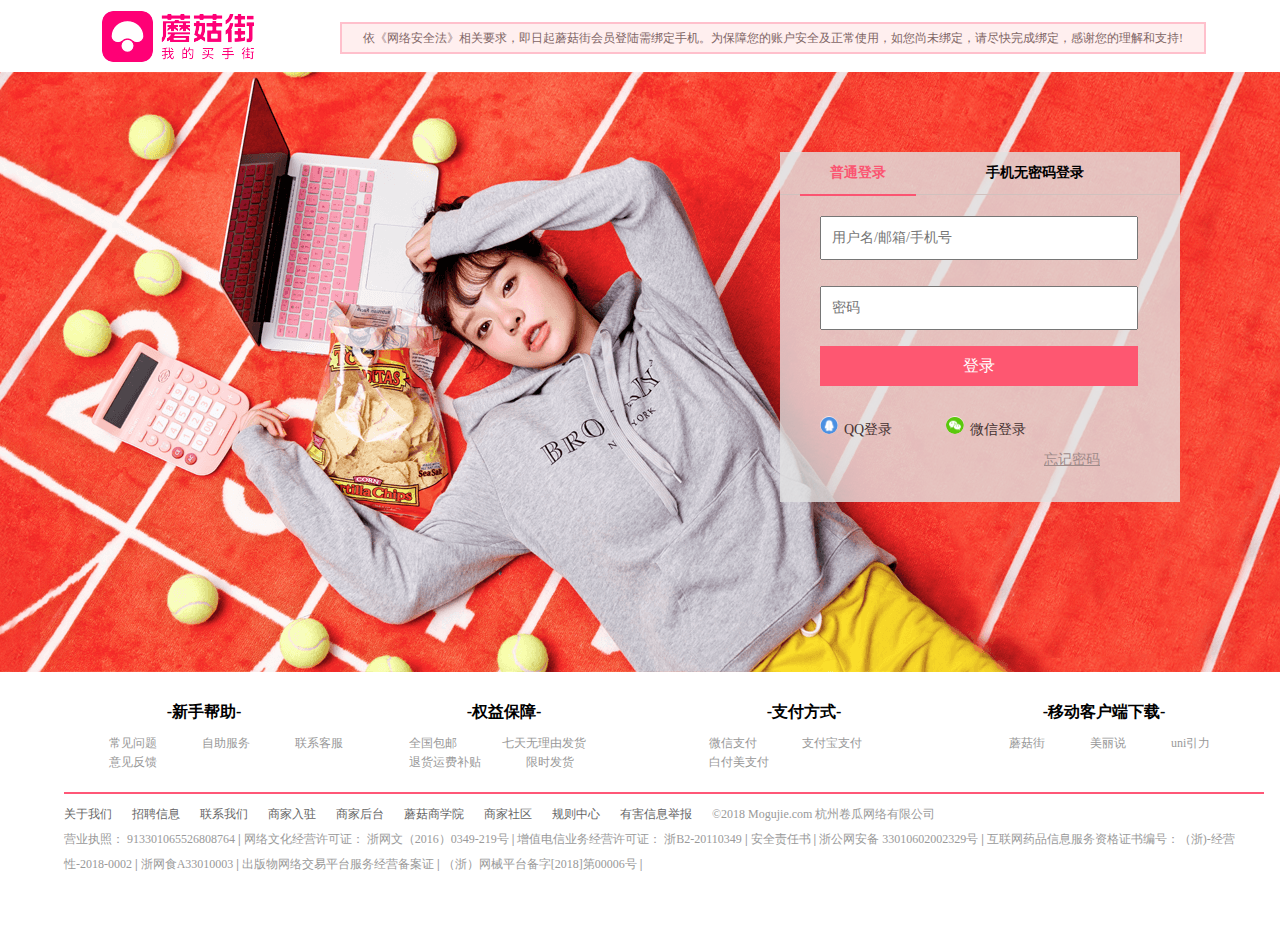
<file: mogujie/html/login.html>
<!DOCTYPE html>
<html>
	<head>
		<meta charset="UTF-8">
		<title>登录</title>
		<link rel="icon" href="../img/mushroom.ico" type="image/x-icon">
		<link rel="stylesheet" type="text/css" href="../css/login.css"/>
		<link rel="stylesheet" type="text/css" href="../css/cssreset.css"/>
	</head>
	<body>
		<header class="login_head">
			<a href="../index.html" class="index_logo_img"></a>
			<span>
				依《网络安全法》相关要求，即日起蘑菇街会员登陆需绑定手机。为保障您的账户安全及正常使用，如您尚未绑定，请尽快完成绑定，感谢您的理解和支持!
			</span>
		</header>
		<div class="login_current">
			<div class="login_box">
				<ul class="login_box_ul">
					<li class="li_style">普通登录</li>
					<li>手机无密码登录</li>
				</ul>
				<div class="login_way">
					<div class="usernae_login current">
						<!--<p>请输入用户名/邮箱/手机号</p>-->
						<input type="text" name="user" id="user" placeholder="用户名/邮箱/手机号"/><br />
						<input type="password" name="passw" id="passw"  placeholder="密码"/><br />
					</div>
					<div class="phone_login">
						<input type="text" name="phone_no" id="phone_no" placeholder="手机号码"/><br />
						<span class="">获取动态密码</span>
						<input type="text" name="no" id="no"  placeholder="动态密码"/>
					</div>
				</div>
				
				<div class="lg_login_sub">
					<input type="submit" name="submit" value="登录" class="sub"/>
				</div>
				<div class="lg_login_way">
						<a href="#" class="qq_login"><img src="../img/qq.png"/>QQ登录</a>
						<a href="#" class="wechat_login"><img src="../img/weixin.png"/>微信登录</a>
				</div>
					
				<span><a href="#">忘记密码</a></span>
			</div>
		</div>
		<!--页脚-->
		<footer>
			<div class="footer-head">
				<dl>
					<dt>-新手帮助-</dt>
					<dd><a href="#">常见问题</a></dd>
					<dd><a href="#">自助服务</a></dd>
					<dd><a href="#">联系客服</a></dd>
					<dd><a href="#">意见反馈</a></dd>
				</dl>
				
				<dl>
					<dt>-权益保障-</dt>
					<dd><a href="#">全国包邮</a></dd>
					<dd><a href="#">七天无理由发货</a></dd>
					<dd><a href="#">退货运费补贴</a></dd>
					<dd><a href="#">限时发货</a></dd>
				</dl>
				<dl>
					<dt>-支付方式-</dt>
					<dd><a href="#">微信支付</a></dd>
					<dd><a href="#">支付宝支付</a></dd>
					<dd><a href="#">白付美支付</a></dd>	
				</dl>
				<dl>
					<dt>-移动客户端下载-</dt>
					<dd><a href="#">蘑菇街</a></dd>
					<dd><a href="#">美丽说</a></dd>
					<dd><a href="#">uni引力</a></dd>
				</dl>
			</div>
			<div class="footer-bottom">
				<ul>
					<li><a href="">关于我们</a></li>
					<li><a href="">招聘信息</a></li>
					<li><a href="">联系我们</a></li>
					<li><a href="">商家入驻</a></li>
					<li><a href="">商家后台</a></li>
					<li><a href="">蘑菇商学院</a></li>
					<li><a href="">商家社区</a></li>
					<li><a href="">规则中心</a></li>
					<li><a href="">有害信息举报</a></li>
				</ul>
				<p>©2018 Mogujie.com 杭州卷瓜网络有限公司</p>
				<p>
					<span>营业执照：</span>
					<a href="#">913301065526808764</a>
					<b>|</b>
					<span>网络文化经营许可证：</span>
					<a href="#">浙网文（2016）0349-219号</a>
					<b>|</b>
					<span>增值电信业务经营许可证：</span>
					<a href="#">浙B2-20110349</a>
					<b>|</b>
					<span>安全责任书</span>
					<b>|</b>
					<span>浙公网安备 33010602002329号</span>
					<b>|</b>
					<span>互联网药品信息服务资格证书编号：（浙)-经营性-2018-0002</span>
					<b>|</b>
					<span>浙网食A33010003</span>
					<b>|</b>
					<span>出版物网络交易平台服务经营备案证</span>
					<b>|</b>
					<span>（浙）网械平台备字[2018]第00006号</span>
					<b>|</b>
				</p>
			</div>
		</footer>
		<script src="../js/jquery-3.2.1.min.js"></script>
		<script src="../js/login.js"></script>
	</body>
</html>
</file>
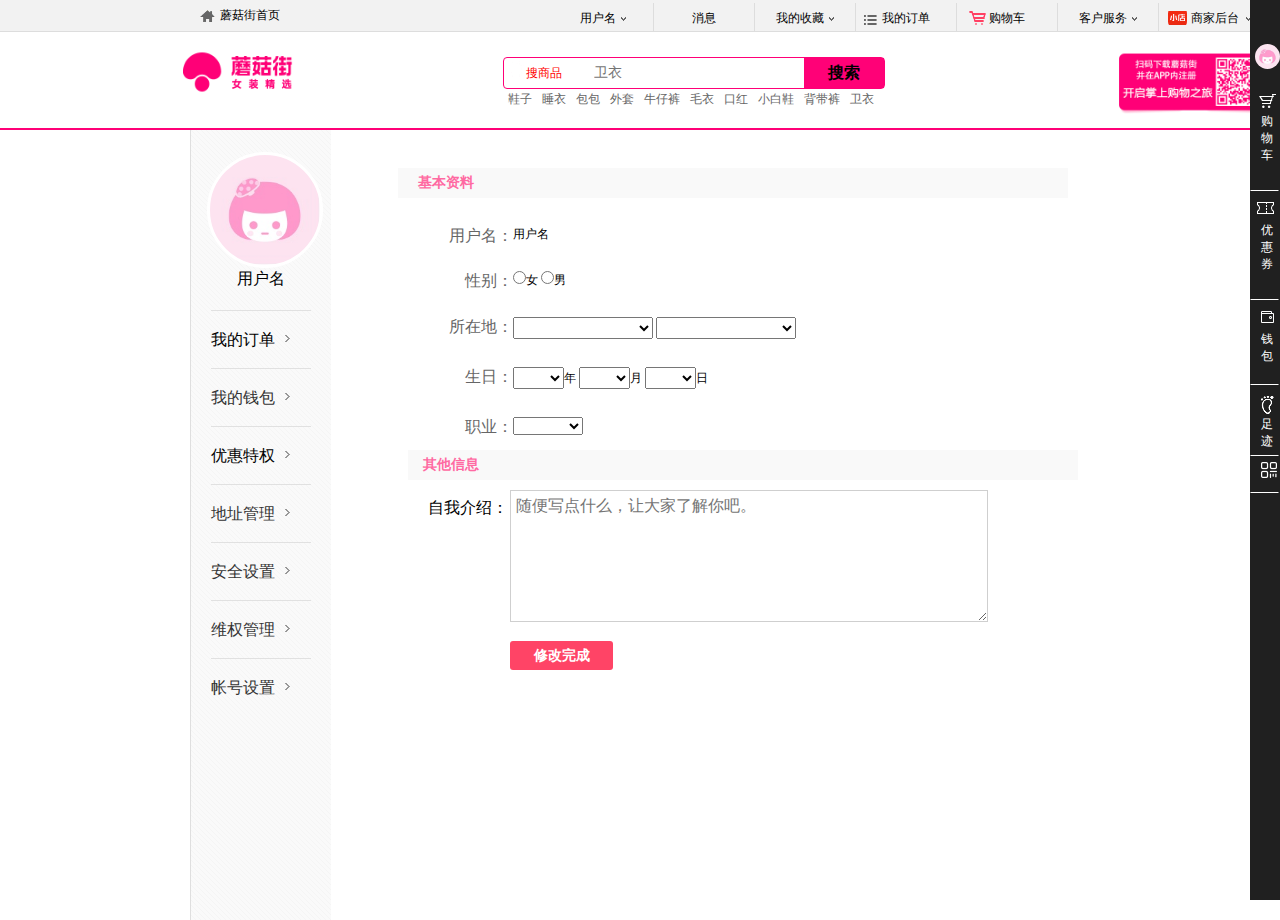
<file: mogujie/html/member.html>
<!DOCTYPE html>
<html>
	<head>
		<meta charset="UTF-8">
		<title>基本信息_蘑菇街</title>
		<link rel="icon" href="../img/mushroom.ico" type="image/x-icon">
		<link rel="stylesheet" type="text/css" href="../css/cssreset.css"/>
		<link rel="stylesheet" href="../css/style1.css" />
		<link rel="stylesheet" type="text/css" href="../css/member.css"/>
	</head>
	<body>
			<!--顶部内容-->
		<header class="header-top">
			<!--导航栏-->
			<div class="wrap">
				<a href="../index.html" class="header-logo-user" target="_blank">
					<!--<img src="img/pic.png"/>-->蘑菇街首页
				</a>
				
				<ul class="head">
					<li><a href="#" class="head-list1-ueser" target="_blank">用户名</a><div class="head-low1"></li>
					<li><a href="#" class="head-list1-ueser1" target="_blank">消息</a></li>
					<li><a href="#" class="head-list1-ueser1" target="_blank">我的收藏</a><div class="head-low1"></li>
					<li><a href="#" class="head-list2" target="_blank">我的订单</a></li>
					<li><a href="#" class="head-list3" target="_blank">购物车</a></li>
					<li class="head_li1"><a href="#" class="head-list4" target="_blank">客户服务</a><div class="head-low1"></div>
						<ul class="head-left">
							<li><a href="#" target="_blank">消费者服务</a></li>
							<li><a href="#" target="_blank">商家服务</a></li>
							<li><a href="#" target="_blank">规则中心</a></li>
						</ul>
					</li>
					<li class="head_li2">
						<a href="#" class="head-list5" target="_blank">商家后台</a><div class="head-low2"></div>
						<ul class="head-right">
							<li><a href="#" target="_blank">管理后台</a></li>
							<li><a href="#" target="_blank">商家社区</a></li>
							<li><a href="#" target="_blank">商家培训</a></li>
							<li><a href="#" target="_blank">市场入驻</a></li>
						</ul>
					</li>
				</ul>
			</div>
			<!--头部内容-->
			<div class="header-mid" >
				<!--头部logo-->
				<div class="header-mid-current" >
					<div class="logo" style="margin-left: 113px;">
						<img src="../img/logo.png" class="logo_img"/>
					</div>
					<!--商品搜索框-->
					<div class="search">
						<div class="select_box">
							<!--搜索分类-->
							<span class="select-list">搜商品
								<ul >
									<li><a href="#">商品</a></li>
									<li><a href="#">店铺</a></li>
								</ul>
							</span><input type="text" id="select-txt" placeholder="卫衣" />
							<!--输入搜索内容-->
							
							<!--提交搜索内容-->
							<div class="select-submit">
								搜索
							</div>
						</div>
						<!--商品品种链接-->
						<ul class="goods_link">
							<li><a href="#">鞋子</a></li>
							<li><a href="#">睡衣</a></li>
							<li><a href="#">包包</a></li>
							<li><a href="#">外套</a></li>
							<li><a href="#">牛仔裤</a></li>
							<li><a href="#">毛衣</a></li>
							<li><a href="#">口红</a></li>
							<li><a href="#">小白鞋</a></li>
							<li><a href="#">背带裤</a></li>
							<li><a href="#">卫衣</a></li>
						</ul>
					</div>
					<!--app二维码图片-->
					<div class="appqr">
						<img src="../img/first-logo-1.png" class="appqr_img"/>
					</div>
				</div>
			</div>
		</header>
		<!--右侧导航栏-->
		<nav class="nav-right">
			<ul class="nav-right-list">
				<li><a href="#" class="nav-right-list1">
					<img src="../img/my.png" alt=""/>
				</a></li>
				<li class="one"><a href="#" class="nav-right-list2"><div class="i-scon"></div>购物车</a></li>
				<li class="one"><a href="#" class="nav-right-list3"><div class="i-scon1"></div>优惠券</a></li>
				<li class="one"><a href="#" class="nav-right-list4"><div class="i-scon2"></div>钱包</a></li>
				<li class="one"><a href="#" class="nav-right-list5"><div class="i-scon3"></div>足迹</a></li>
				<li><a href="#" class="nav-right-list6"></a></li>
				<li></li>
				<li><a href="#" class="nav-right-list7"></a></li>
			</ul>
		</nav>
		<!--中间部分-->
		<div class="member_info">
			<div class="user_pic">
				<div class="userpic"></div>
				<p>用户名</p>
			</div>
		 <div class="mu_nav  order">
			<div class="mu_title mu_title1">
				我的订单
				<ul class="mu_title1_ul clearlboth">
							<li>全部订单</li>
							<li>待付款</li>
							<li>待收货</li>
							<li>待评价</li>
							<li>退货退款</li>
							<li>订单回收站</li>
				</ul>
			</div>
		</div>
		<div class="mu_nav">
			<div class="mu_title"><a href="#">我的钱包</a></div>
			</div>
		<div class="mu_nav">
			<div class="mu_title">优惠特权
			</div>
			</div>
		<div class="mu_nav">
			<div class="mu_title"><a href="#">地址管理</a></div>
			</div>
		<div class="mu_nav">
			<div class="mu_title"><a href="#">安全设置</a></div>
			</div>
		<div class="mu_nav">
			<div class="mu_title"><a href="#">维权管理</a></div>
			</div>
		<div class="mu_nav">
			<div class="mu_title"><a href="#">帐号设置</a></div>
			</div>
		</div>
		<!--基本资料-->
		<div class="settings">
			<div class="settings_title"><span>基本资料</span></div>
			<dl>
				<dt>用户名：</dt>
						<dd>用户名</dd>
				<dt>性别：</dt>
						<dd>
						<input type="radio" name="sex">女
						<input type="radio" name="sex">男 
						</dd>
				<dt>所在地：</dt>
						<dd>
						<select id="province" name="province"><option></option></select>
						<select id="city" name="city"><option></option></select>
						</dd>
				<dt>生日：</dt>
						<dd>
						<select id="year" name="year">
							 <option></option> 
							 <option value="2012" id="2012">2012</option> 
							 <option value="2011" id="2011">2011</option> 
							 <option value="2010" id="2010">2010</option> 
							 <option value="2009" id="2009">2009</option> 
							 <option value="2008" id="2008">2008</option> 
							 <option value="2007" id="2007">2007</option> 
							 <option value="2006" id="2006">2006</option> 
							 <option value="2005" id="2005">2005</option> 
							 <option value="2004" id="2004">2004</option> 
							 <option value="2003" id="2003">2003</option> 
							 <option value="2002" id="2002">2002</option> 
							 <option value="2001" id="2001">2001</option> 
							 <option value="2000" id="2000">2000</option> 
							 <option value="1999" id="1999">1999</option> 
							 <option value="1998" id="1998">1998</option> 
							 <option value="1997" id="1997">1997</option> 
							 <option value="1996" id="1996">1996</option> 
							 <option value="1995" id="1995">1995</option> 
							 <option value="1994" id="1994">1994</option>
							 <option value="1993" id="1993">1993</option> 
							 <option value="1992" id="1992">1992</option> 
							 <option value="1991" id="1991">1991</option> 
							 <option value="1990" id="1990">1990</option> 
							 <option value="1989" id="1989">1989</option> 
							 <option value="1988" id="1988">1988</option> 
							 <option value="1987" id="1987">1987</option>
							 <option value="1986" id="1986">1986</option> 
							 <option value="1985" id="1985">1985</option> 
							 <option value="1984" id="1984">1984</option>
							 <option value="1983">1983</option> 
							 <option value="1982">1982</option>
							 <option value="1981">1981</option> 
							 <option value="1980">1980</option>
							 option value="1979">1979</option>
							 <option value="1978">1978</option>
							 <option value="1977">1977</option>
							 <option value="1976">1976</option>
						</select>年
						<select id="month" name="month">
							<option></option> 
							<option value="01">01</option>
							<option value="02">02</option> 
							<option value="03">03</option> 
							<option value="04">04</option> 
							<option value="05">05</option>
							<option value="06">06</option> 
							<option value="07">07</option>
							<option value="08">08</option> 
							<option value="09">09</option>
							<option value="10">10</option> 
							<option value="11">11</option> 
							<option value="12">12</option> 	
						</select>月
						<select id="day" name="day">
							 <option></option> 
							 <option value="01">01</option>
							 <option value="02">02</option> 
							 <option value="03">03</option> 
							 <option value="04">04</option>
							 <option value="05">05</option> 
							 <option value="06">06</option> 
							 <option value="07">07</option> 
							 <option value="08">08</option>
							 <option value="09">09</option> 
							 <option value="10">10</option>
							 <option value="11">11</option> 
							 <option value="12">12</option> 
							 <option value="13">13</option> 
							 <option value="14">14</option>
							 <option value="15">15</option> 
							 <option value="16">16</option> 
							 <option value="17">17</option> 
							 <option value="18">18</option> 
							 <option value="19">19</option> 
							 <option value="20">20</option> 
							 <option value="21">21</option> 
							 <option value="22">22</option> 
							 <option value="23">23</option>
							 <option value="24">24</option> 
							 <option value="25">25</option> 
							 <option value="26">26</option> 
							 <option value="27">27</option> 
							 <option value="28">28</option>
							 <option value="29">29</option>
							 <option value="30">30</option> 
							 <option value="31">31</option>
						</select>日
						</dd>
				<dt>职业：</dt>
						<dd>
						<select id="job" name="job">
							<option value="-1"></option>
							<option value="">白领</option>
							<option value="">学生</option>
							<option value="">时尚妈咪</option>
							<option value="">模特</option>
							<option value="">时尚店主</option>
							<option value="">传媒</option>
							<option value="">艺术</option>
							<option value="">其他</option>
						</dd>
						</select>
				
			<dt>
		</div>
			<div class="other_infor"><span>其他信息</span></div>
		<!--其他信息-->
		<div class="other">
			<dt class="infomation">自我介绍：</dt>
			<dd>
				<textarea name="" rows="" cols="" placeholder="随便写点什么，让大家了解你吧。"></textarea>
			</dd>
			<dd>
				<input type="button" value="修改完成" />
			</dd>
		</div>
		<script src="../js/jquery-3.2.1.min.js"></script>
		<script src="../js/style1.js"></script>
		<script type="text/javascript" src="../js/coupon.js" ></script>
		<script type="text/javascript" src="../js/two_linkage.js" ></script>
	
	</body>
</html>
</file>
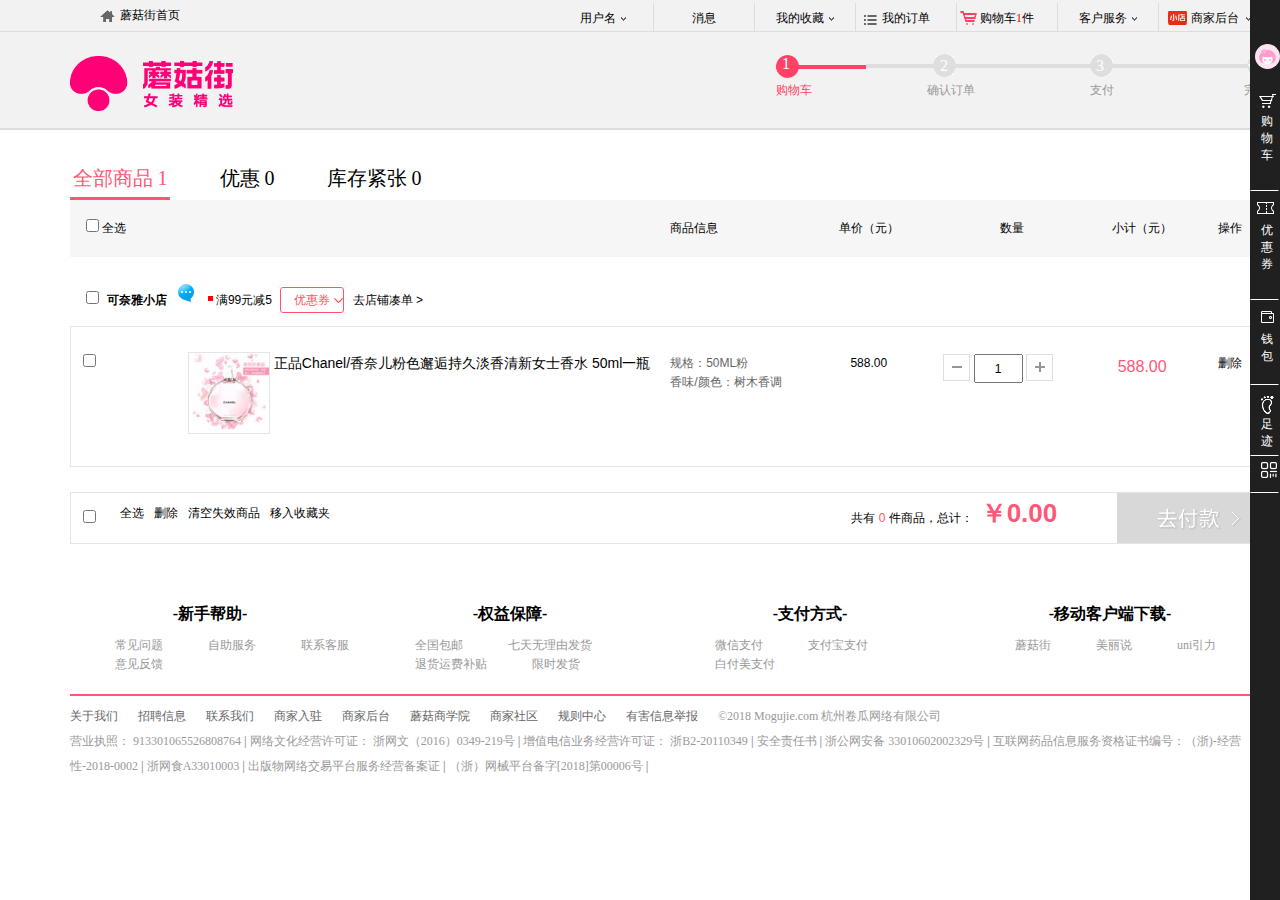
<file: mogujie/html/mycart.html>
<!DOCTYPE html>
<html>
	<head>
		<meta charset="UTF-8">
		<title>我的购物车</title>
		<link rel="icon" href="../img/mushroom.ico" type="image/x-icon">
		<link rel="stylesheet" type="text/css" href="../css/cssreset.css"/>
		<link rel="stylesheet" type="text/css" href="../css/style1.css"/>
		<link rel="stylesheet" type="text/css" href="../css/mycart.css"/>
		<link rel="stylesheet" href="../css/style2.css" />
	</head>
	<body>
			<!--顶部内容-->
		<header class="header-top">
			<!--导航栏-->
			<div class="wrap">
				<a href="../index.html" class="header-logo" target="_blank">
					<!--<img src="img/pic.png"/>-->蘑菇街首页
				</a>
				
				<ul class="head">
					<li><a href="#" class="head-list1-ueser" target="_blank">用户名</a><div class="head-low1"></li>
					<li><a href="#" class="head-list1-ueser1" target="_blank">消息</a></li>
					<li><a href="#" class="head-list1-ueser1" target="_blank">我的收藏</a><div class="head-low1"></li>
					<li><a href="#" class="head-list2" target="_blank">我的订单</a></li>
					<li class="list3"><a href="#" class="head-list3" target="_blank">购物车<span style="color: red;">1</span>件</a>
						<div class="list3_mycart">
							<div class="list3_mycart_content">
								<img src="../img/mycart4.jpg"  />
									<p class="list3_1"><a href="#" class="a1">正品Chanel/香奈儿粉色邂逅</a></p>
									<p class="list3_2" style="color:#9999ae">规格：50ML粉 香味/颜色:树</p>
									<span class="list3_3">￥588</span>		
									
									<span class="list3_4">
										<a href="#"  style="color:#9999ae;">删除</a>
									</span>		
							</div>
							<button><a href="#" style="color: white;" class="a1">查看购物车</a></button>
						</div>
					</li>
					<li class="head_li1"><a href="#" class="head-list4" target="_blank">客户服务</a><div class="head-low1"></div>
						<ul class="head-left">
							<li><a href="#" target="_blank">消费者服务</a></li>
							<li><a href="#" target="_blank">商家服务</a></li>
							<li><a href="#" target="_blank">规则中心</a></li>
						</ul>
					</li>
					<li class="head_li2">
						<a href="#" class="head-list5" target="_blank">商家后台</a><div class="head-low2"></div>
						<ul class="head-right">
							<li><a href="#" target="_blank">管理后台</a></li>
							<li><a href="#" target="_blank">商家社区</a></li>
							<li><a href="#" target="_blank">商家培训</a></li>
							<li><a href="#" target="_blank">市场入驻</a></li>
						</ul>
					</li>
				</ul>
			</div>
			<!--头部内容-->
			<div class="header-mid-mycart">
				<!--头部logo-->
				<div class="header-mid-current">
					<div class="logo_mycart">
						<img src="../img/logo.png" class="logo_img_mycart"/>
						<div class="mycart_process">
							<div class="process1">
								<span style="color: #fff;margin-left: 6px">1</span>
							</div>
							<div class="process2">
								<span style="color: #fff;margin-left:  74px;">2</span>
								<span style="color: #fff;margin-left:  144px;">3</span>
								<span style="color: #fff;margin-left:  134px;vertical-align: middle;">
									<img src="../img/mycart3.png" />
								</span>
								
							</div>
							<ul class="process3">
								<li style="color:#f46;">购物车</li>
								<li>确认订单</li>
								<li>支付</li>
								<li>完成</li>
							</ul>
						</div>
					</div>					
			</div>
		</header>
		<!--右侧导航栏-->
		<nav class="nav-right">
			<ul class="nav-right-list">
				<li><a href="#" class="nav-right-list1">
					<img src="../img/my.png" alt=""/>
				</a></li>
				<li class="one"><a href="#" class="nav-right-list2"><div class="i-scon"></div>购物车</a></li>
				<li class="one"><a href="#" class="nav-right-list3"><div class="i-scon1"></div>优惠券</a></li>
				<li class="one"><a href="#" class="nav-right-list4"><div class="i-scon2"></div>钱包</a></li>
				<li class="one"><a href="#" class="nav-right-list5"><div class="i-scon3"></div>足迹</a></li>
				<li><a href="#" class="nav-right-list6"></a></li>
				<li></li>
				<li><a href="#" class="nav-right-list7"></a></li>
			</ul>
		</nav>
		<section>
			<div class="middle">
				<ul class="middle1">
					<li style="border-bottom: 3px solid #f57;color:#f57;">全部商品&nbsp;1</li>
					<li style="cursor: not-allowed;">优惠&nbsp;0</li>
					<li style="cursor: not-allowed;">库存紧张&nbsp;0</li>
				</ul>
				<table>
					<thead>
						<tr>
							<th class="cart_head1">
								<input type="checkbox"  name="check"/>&nbsp;<span class="selected" style="cursor: pointer;">全选</span>
							</th>
							<th class="cart_head2"></th>
							<th  class="cart_head3">商品信息</th>
							<th class="cart_head4">单价（元）</th>
							<th class="cart_head5">数量</th>
							<th class="cart_head6">小计（元）</th>
							<th class="cart_head7">操作</th>
						</tr>
					</thead>
					<tbody>
						<tr>
							<td colspan="7" class="shopid">
								<input type="checkbox" style="margin: 5px;" / >
								<span style="font-weight: bold;">可奈雅小店</span>
							<span>&nbsp;&nbsp;<img src="../img/cart.gif">&nbsp;&nbsp;</span>
							<p style="display: inline-block;"><span style="width: 5px; height:5px;background: red;margin: 3px;display: inline-block;"></span>满99元减5</p>
							<span style="background:url(../img/sele1.png) no-repeat right center;display: inline-block;border-radius:3px;text-align:center;width: 62px;height: 24px;color:#f56;line-height:24px;margin: 0 5px;border: 1px solid #f56;">优惠券</span>
							<span>去店铺凑单&nbsp;></span>
							</td>
						</tr>
						<tr class="shop_content">
							<td class="shop_content1">
								<input type="checkbox" />
								
						</td>
							<td class="shop_content2">
								<img src="../img/cart.jpg" width="80px"/ style="border: 1px solid #e5e5e5;">
								<p style="display: inline-block;font-size:14px;vertical-align: top;">正品Chanel/香奈儿粉色邂逅持久淡香清新女士香水 50ml一瓶</p>
							</td>
							<td class="shop_content3" style="vertical-align: top; padding-top: 27px;color: #666;text-align: left;">
								<p>规格：50ML粉</p>
								<p>香味/颜色：树木香调</p>
							</td>
							<td class="shop_content4">
								588.00
							</td>
							<td class="shop_content1 num">
								<span class="cart_reduce"></span>
								<input type="text" style="width: 45px;vertical-align: top;height: 25px;text-align: center;" value="1" />
								<span class="cart_add"></span>
							</td>
							<td class="shop_content5" >
								588.00
							</td>
							<td class="shop_content6">删除</td>
						</tr>
					
					</tbody>
				</table>
				<div class="cartall">
					<input type="checkbox"  name="check"/>
				<ul class="cartall1">
						<li style="margin-left: 20px; cursor: pointer" class="selected">全选</li>
						<li class="delete" style="cursor: pointer;">删除</li>
						<li>清空失效商品</li>
						<li>移入收藏夹</li>
					</ul>
				<div class="cartall_right">
					<p style="display: inline-block;vertical-align:top;width: 126px;height: 50px;line-height: 50px;">共有<span class="goodnums" style="color: #f56;">&nbsp;0&nbsp;</span>件商品，总计：</p>
					<p style="display: inline-block;vertical-align:top;width:133px;height:50px;font-weight:bold;font-size: 26px;color: #ff5777;;">￥<span class="priceall">0.00</span></p>
					<span class="paypic"></span>
				</div>
				</div>	
			</div>			
	</section>
			
		<!--页脚-->
		<footer style="margin-top: 30px;">
			<div class="footer-head">
				<dl>
					<dt>-新手帮助-</dt>
					<dd><a href="#">常见问题</a></dd>
					<dd><a href="#">自助服务</a></dd>
					<dd><a href="#">联系客服</a></dd>
					<dd><a href="#">意见反馈</a></dd>
				</dl>
				
				<dl>
					<dt>-权益保障-</dt>
					<dd><a href="#">全国包邮</a></dd>
					<dd><a href="#">七天无理由发货</a></dd>
					<dd><a href="#">退货运费补贴</a></dd>
					<dd><a href="#">限时发货</a></dd>
				</dl>
				<dl>
					<dt>-支付方式-</dt>
					<dd><a href="#">微信支付</a></dd>
					<dd><a href="#">支付宝支付</a></dd>
					<dd><a href="#">白付美支付</a></dd>	
				</dl>
				<dl>
					<dt>-移动客户端下载-</dt>
					<dd><a href="#">蘑菇街</a></dd>
					<dd><a href="#">美丽说</a></dd>
					<dd><a href="#">uni引力</a></dd>
				</dl>
			</div>
			<div class="footer-bottom">
				<ul>
					<li><a href="">关于我们</a></li>
					<li><a href="">招聘信息</a></li>
					<li><a href="">联系我们</a></li>
					<li><a href="">商家入驻</a></li>
					<li><a href="">商家后台</a></li>
					<li><a href="">蘑菇商学院</a></li>
					<li><a href="">商家社区</a></li>
					<li><a href="">规则中心</a></li>
					<li><a href="">有害信息举报</a></li>
				</ul>
				<p>©2018 Mogujie.com 杭州卷瓜网络有限公司</p>
				<p>
					<span>营业执照：</span>
					<a href="#">913301065526808764</a>
					<b>|</b>
					<span>网络文化经营许可证：</span>
					<a href="#">浙网文（2016）0349-219号</a>
					<b>|</b>
					<span>增值电信业务经营许可证：</span>
					<a href="#">浙B2-20110349</a>
					<b>|</b>
					<span>安全责任书</span>
					<b>|</b>
					<span>浙公网安备 33010602002329号</span>
					<b>|</b>
					<span>互联网药品信息服务资格证书编号：（浙)-经营性-2018-0002</span>
					<b>|</b>
					<span>浙网食A33010003</span>
					<b>|</b>
					<span>出版物网络交易平台服务经营备案证</span>
					<b>|</b>
					<span>（浙）网械平台备字[2018]第00006号</span>
					<b>|</b>
				</p>
			</div>
		</footer>
		<script type="text/javascript" src="../js/jquery-3.2.1.min.js" ></script>
		<script src="../js/mycart.js"></script>	
		<script src="../js/style1.js"></script>
	</body>
</html>
</file>
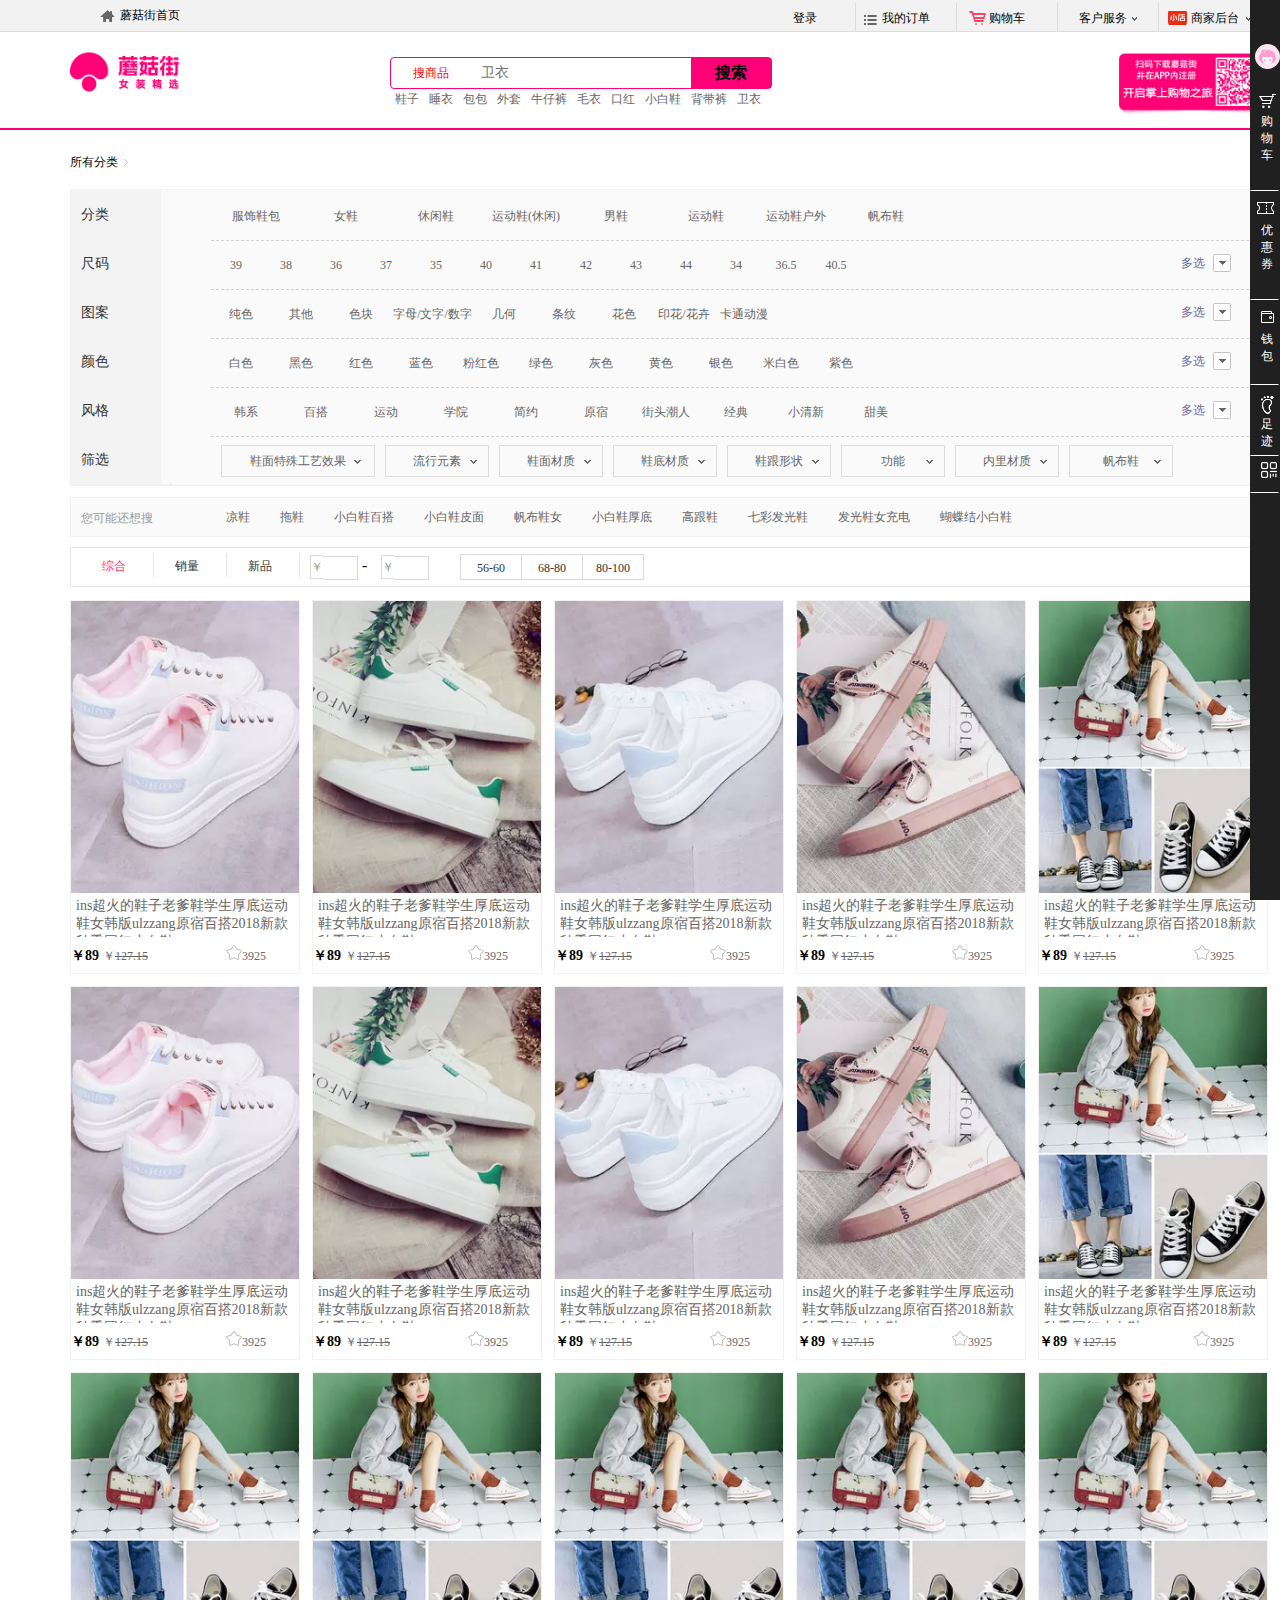
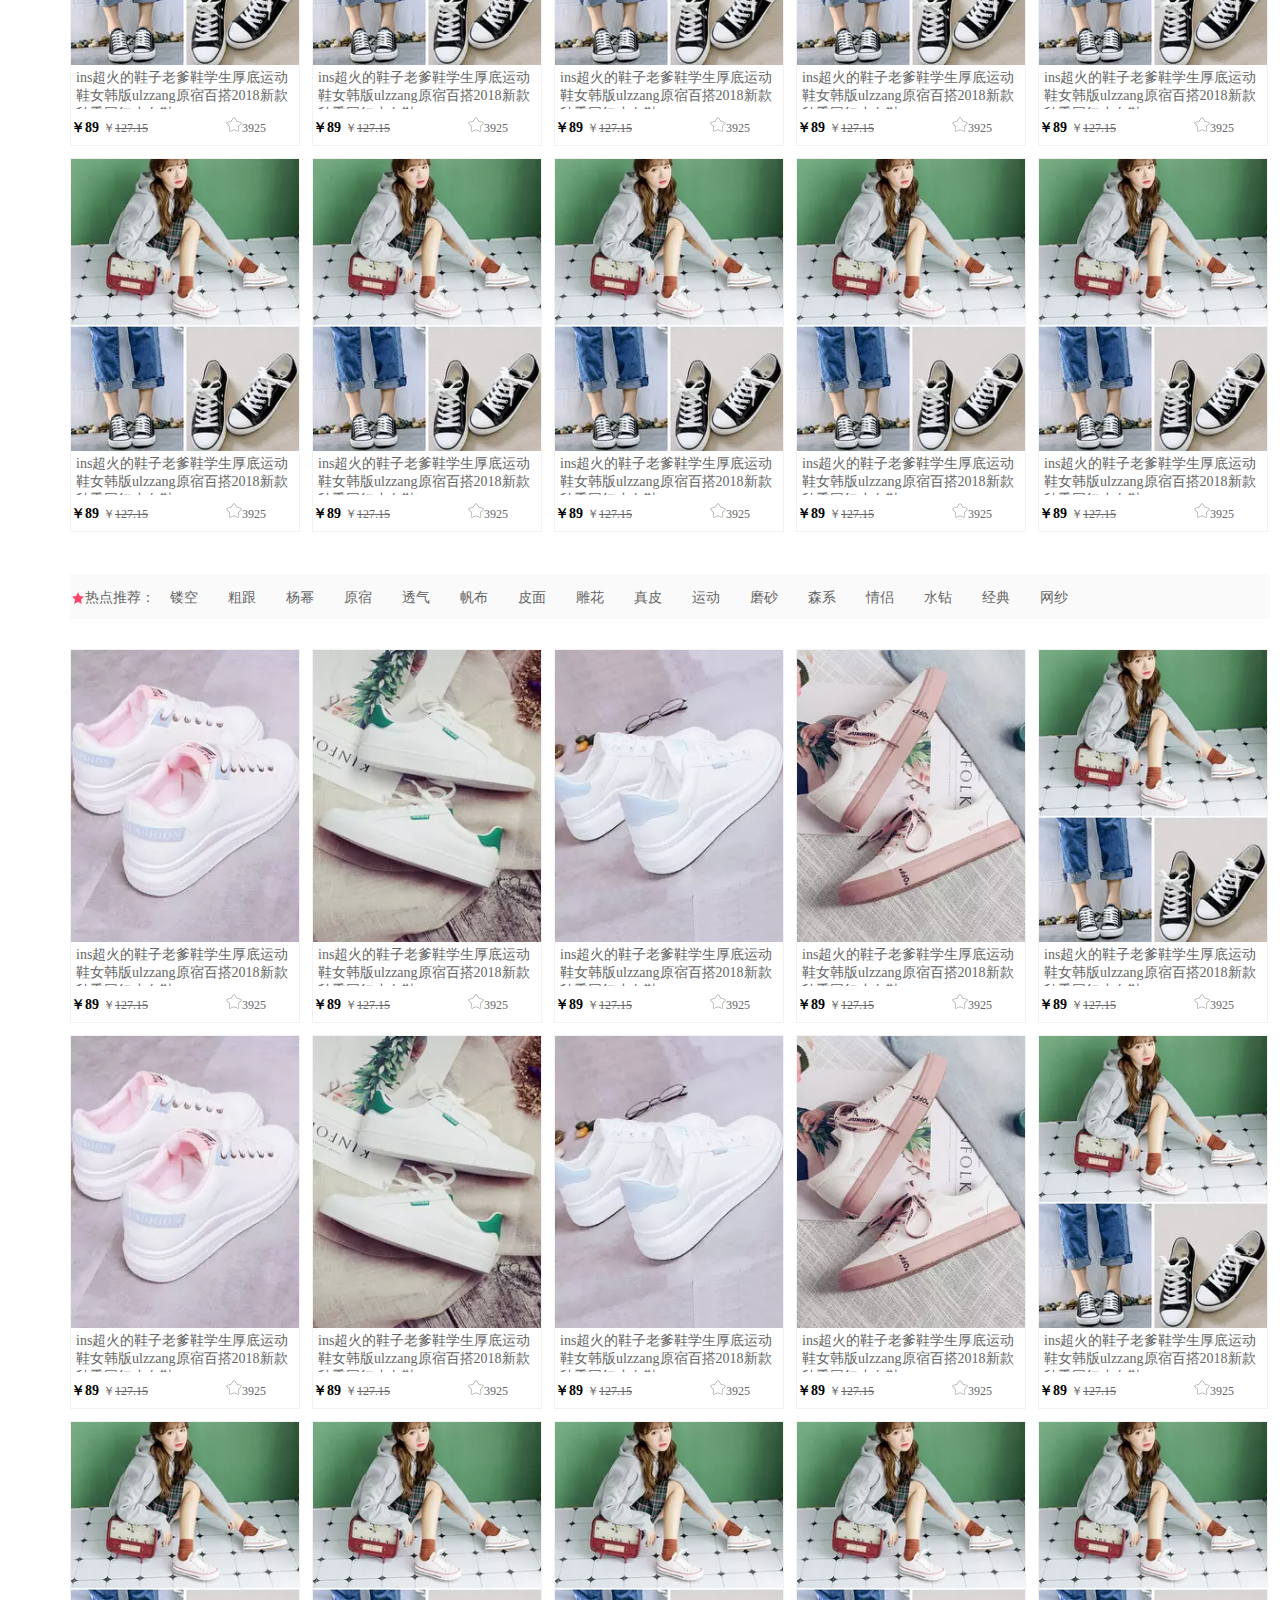
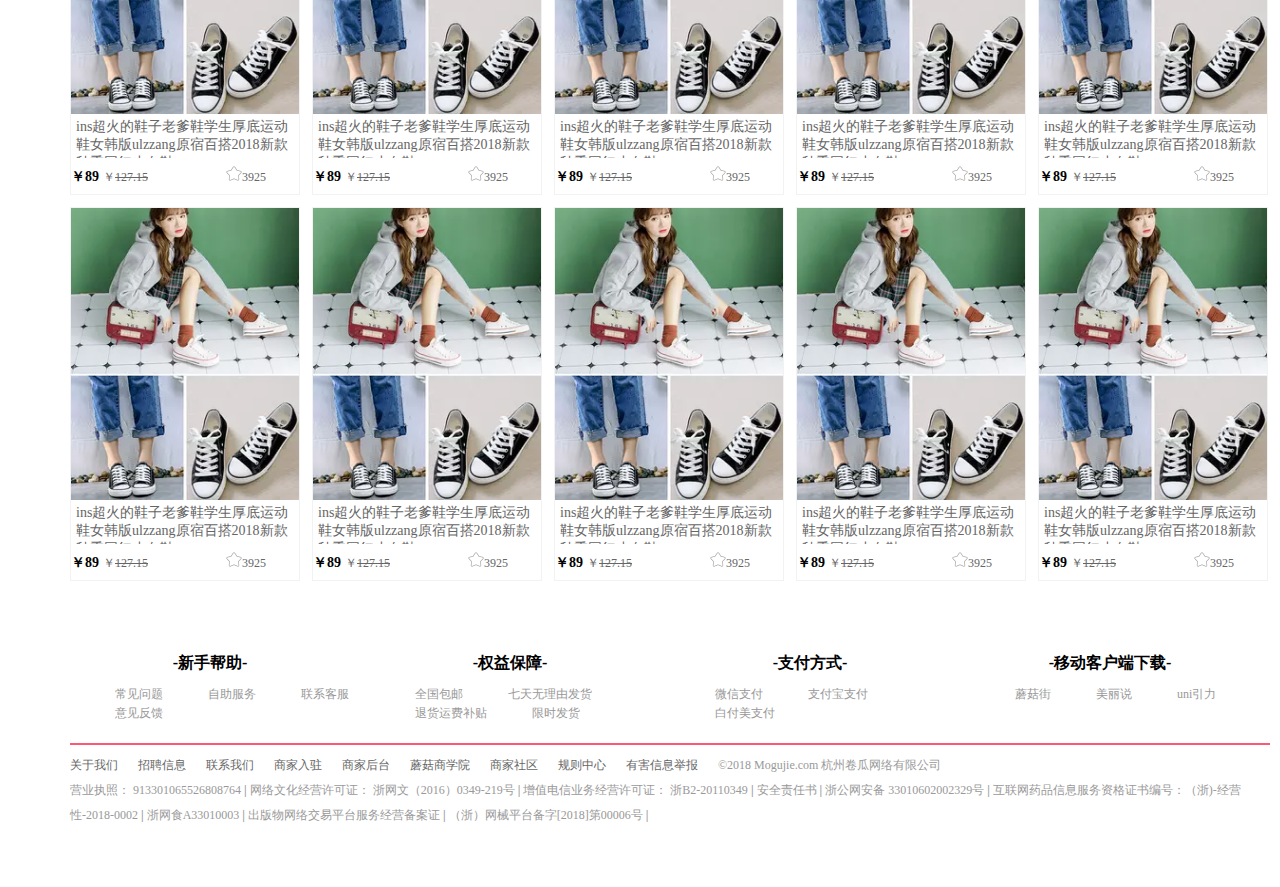
<file: mogujie/html/shop.html>
<!DOCTYPE html>
<html>
	<head>
		<meta charset="UTF-8">
		<title>【小白鞋】秋季时尚小白鞋_蘑菇街</title>
		<link rel="icon" href="../img/mushroom.ico" type="image/x-icon">
		<link rel="stylesheet" type="text/css" href="../css/cssreset.css"/>
		<link rel="stylesheet" type="text/css" href="../css/style1.css"/>
		<link rel="stylesheet" href="../css/Goods.css" type="text/css"/>
	</head>
	<body>
		<!--顶部内容-->
		<header class="header-top">
			<!--导航栏-->
			<div class="wrap">
				<a href="../index.html" class="header-logo" target="_blank">
					<!--<img src="img/pic.png"/>-->蘑菇街首页
				</a>
				
				<ul class="head">
					<li><a href="login.html" class="head-list1" target="_blank">登录</a></li>
					<li><a href="#" class="head-list2" target="_blank">我的订单</a></li>
					<li><a href="#" class="head-list3" target="_blank">购物车</a></li>
					<li class="head_li1"><a href="#" class="head-list4" target="_blank">客户服务</a><div class="head-low1"></div>
						<ul class="head-left">
							<li><a href="#" target="_blank">消费者服务</a></li>
							<li><a href="#" target="_blank">商家服务</a></li>
							<li><a href="#" target="_blank">规则中心</a></li>
						</ul>
					</li>
					<li class="head_li2">
						<a href="#" class="head-list5" target="_blank">商家后台</a><div class="head-low2"></div>
						<ul class="head-right">
							<li><a href="#" target="_blank">管理后台</a></li>
							<li><a href="#" target="_blank">商家社区</a></li>
							<li><a href="#" target="_blank">商家培训</a></li>
							<li><a href="#" target="_blank">市场入驻</a></li>
						</ul>
					</li>
				</ul>
			</div>
			<!--头部内容-->
			<div class="header-mid">
				<div class="header-mid-current">
					<!--头部logo-->
					<div class="logo">
						<img src="../img/logo.png" class="logo_img"/>
					</div>
					<!--商品搜索框-->
					<div class="search">
						<div class="select_box">
							<!--搜索分类-->
							<div class="select-list">搜商品
								<ul >
									<li><a href="#">商品</a></li>
									<li><a href="#">店铺</a></li>
								</ul>
							</div>
							<!--输入搜索内容-->
							<input type="text" id="select-txt" placeholder="卫衣" />
							<!--提交搜索内容-->
							<div class="select-submit">
								搜索
							</div>
						</div>
						<!--商品品种链接-->
						<ul class="goods_link">
							<li><a href="#">鞋子</a></li>
							<li><a href="#">睡衣</a></li>
							<li><a href="#">包包</a></li>
							<li><a href="#">外套</a></li>
							<li><a href="#">牛仔裤</a></li>
							<li><a href="#">毛衣</a></li>
							<li><a href="#">口红</a></li>
							<li><a href="#">小白鞋</a></li>
							<li><a href="#">背带裤</a></li>
							<li><a href="#">卫衣</a></li>
						</ul>
					</div>
					<!--app二维码图片-->
					<div class="appqr">
						<img src="../img/first-logo-1.png" class="appqr_img"/>
					</div>
				</div>
				
			</div>
		</header>
		<!--右侧导航栏-->
		<nav class="nav-right">
			<ul class="nav-right-list">
				<li><a href="#" class="nav-right-list1">
					<img src="../img/my.png" alt=""/>
				</a></li>
				<li class="one"><a href="#" class="nav-right-list2"><div class="i-scon"></div>购物车</a></li>
				<li class="one"><a href="#" class="nav-right-list3"><div class="i-scon1"></div>优惠券</a></li>
				<li class="one"><a href="#" class="nav-right-list4"><div class="i-scon2"></div>钱包</a></li>
				<li class="one"><a href="#" class="nav-right-list5"><div class="i-scon3"></div>足迹</a></li>
				<li><a href="#" class="nav-right-list6"></a></li>
				<li></li>
				<li><a href="#" class="nav-right-list7"></a></li>
			</ul>
		</nav>
	
		<section>
			<div class="select_box_wrap">
				<div class="search_result_box">
					<div class="search_nav">
						<span class="head-nav">
							所有分类
						</span>
					</div>
					<div class="filter">
						<div class="search_h">分类</div>
						<div class="filter_right_1">
							<ul>
								<li><a href="#">服饰鞋包</a></li>
								<li><a href="#">女鞋</a></li>
								<li><a href="#">休闲鞋</a></li>
								<li><a href="#">运动鞋(休闲)</a></li>
								<li><a href="#">男鞋</a></li>
								<li><a href="#">运动鞋</a></li>
								<li><a href="#">运动鞋户外</a></li>
								<li><a href="#">帆布鞋</a></li>
							</ul>
						</div>

						<div class="search_h">尺码</div>
						<div class="filter_right_2">
							<ul>
								<li><a href="#">39</a></li>
								<li><a href="#">38</a></li>
								<li><a href="#">36</a></li>
								<li><a href="#">37</a></li>
								<li><a href="#">35</a></li>
								<li><a href="#">40</a></li>
								<li><a href="#">41</a></li>
								<li><a href="#">42</a></li>
								<li><a href="#">43</a></li>
								<li><a href="#">44</a></li>
								<li><a href="#">34</a></li>
								<li><a href="#">36.5</a></li>
								<li><a href="#">40.5</a></li>
							</ul>
						</div>
						<span class="search_right_nav">
							多选
						</span>
						<div class="search_h">图案</div>
						<div class="filter_right_4">
							<ul class="filter_ul_4">
								<li><a href="#">纯色</a></li>
								<li><a href="#">其他</a></li>
								<li><a href="#">色块</a></li>
								<li class="filter_right_4_word"><a href="#">字母/文字/数字</a></li>
								<li><a href="#">几何</a></li>
								<li><a href="#">条纹</a></li>
								<li><a href="#">花色</a></li>
								<li><a href="#">印花/花卉</a></li>
								<li><a href="#">卡通动漫</a></li>
							</ul>
						</div>
						<span class="search_right_nav">多选	</span>

						<div class="search_h">颜色</div>
						<div class="filter_right_5">
							<ul>
								<li><a href="#">白色</a></li>
								<li><a href="#">黑色</a></li>
								<li><a href="#">红色</a></li>
								<li><a href="#">蓝色</a></li>
								<li><a href="#">粉红色</a></li>
								<li><a href="#">绿色</a></li>
								<li><a href="#">灰色</a></li>
								<li><a href="#">黄色</a></li>
								<li><a href="#">银色</a></li>
								<li><a href="#">米白色</a></li>
								<li><a href="#">紫色</a></li>
							</ul>
						</div>
						<span class="search_right_nav">
							多选
						</span>
					
						<div class="search_h">风格</div>
						<div class="filter_right_6">
							<ul>
								<li><a href="#">韩系</a></li>
								<li><a href="#">百搭</a></li>
								<li><a href="#">运动</a></li>
								<li><a href="#">学院</a></li>
								<li><a href="#">简约</a></li>
								<li><a href="#">原宿</a></li>
								<li><a href="#">街头潮人</a></li>
								<li><a href="#">经典</a></li>
								<li><a href="#">小清新</a></li>
								<li><a href="#">甜美</a></li>
							</ul>
						</div>
						<span class="search_right_nav">
							多选
						</span>
					
						<div class="search_h">筛选</div>
						<div class="filter_right_7">
							<ul class="filter_ul_7">
								<li>鞋面特殊工艺效果
									<ul class="filter_block1">
										<li><a href="#">光板</a></li>
										<li><a href="#">拼接</a></li>
										<li><a href="#">网状</a></li>
										<li><a href="#">擦色</a></li>
										<li><a href="#">漆皮</a></li>
										<li><a href="#">刺绣</a></li>
										<li><a href="#">水洗</a></li>
										<li><a href="#">镂空</a></li>
										<li><a href="#">翻边</a></li>
										<li><a href="#">压纹</a></li>
										<li><a href="#">磨砂</a></li>
										<li><a href="#">编织</a></li>
										<li><a href="#">绣花</a></li>
										<li><a href="#">做旧</a></li>
										<li><a href="#">反绒</a></li>
										<li><a href="#">毛边</a></li>
									</ul>
								</li>
								<li>流行元素
									<ul class="filter_block2">
										<li><a href="#">光板</a></li>
										<li><a href="#">拼接</a></li>
										<li><a href="#">网状</a></li>
										<li><a href="#">擦色</a></li>
										<li><a href="#">漆皮</a></li>
										<li><a href="#">刺绣</a></li>
										<li><a href="#">水洗</a></li>
										<li><a href="#">镂空</a></li>
										<li><a href="#">翻边</a></li>
										<li><a href="#">压纹</a></li>
										<li><a href="#">磨砂</a></li>
										<li><a href="#">编织</a></li>
										<li><a href="#">绣花</a></li>
										<li><a href="#">做旧</a></li>
										<li><a href="#">反绒</a></li>
										<li><a href="#">毛边</a></li>
									</ul>
								</li>
								<li>鞋面材质
									<ul class="filter_block3">
										<li><a href="#">光板</a></li>
										<li><a href="#">拼接</a></li>
										<li><a href="#">网状</a></li>
										<li><a href="#">擦色</a></li>
										<li><a href="#">漆皮</a></li>
										<li><a href="#">刺绣</a></li>
										<li><a href="#">水洗</a></li>
										<li><a href="#">镂空</a></li>
										<li><a href="#">翻边</a></li>
										<li><a href="#">压纹</a></li>
										<li><a href="#">磨砂</a></li>
										<li><a href="#">编织</a></li>
										<li><a href="#">绣花</a></li>
										<li><a href="#">做旧</a></li>
										<li><a href="#">反绒</a></li>
										<li><a href="#">毛边</a></li>
									</ul>
								</li>
								<li>鞋底材质
									<ul class="filter_block4">
										<li><a href="#">光板</a></li>
										<li><a href="#">拼接</a></li>
										<li><a href="#">网状</a></li>
										<li><a href="#">擦色</a></li>
										<li><a href="#">漆皮</a></li>
										<li><a href="#">刺绣</a></li>
										<li><a href="#">水洗</a></li>
										<li><a href="#">镂空</a></li>
										<li><a href="#">翻边</a></li>
										<li><a href="#">压纹</a></li>
										<li><a href="#">磨砂</a></li>
										<li><a href="#">编织</a></li>
										<li><a href="#">绣花</a></li>
										<li><a href="#">做旧</a></li>
										<li><a href="#">反绒</a></li>
										<li><a href="#">毛边</a></li>
									</ul>
								</li>
								<li>鞋跟形状
									<ul class="filter_block5">
										<li><a href="#">光板</a></li>
										<li><a href="#">拼接</a></li>
										<li><a href="#">网状</a></li>
										<li><a href="#">擦色</a></li>
										<li><a href="#">漆皮</a></li>
										<li><a href="#">刺绣</a></li>
										<li><a href="#">水洗</a></li>
										<li><a href="#">镂空</a></li>
										<li><a href="#">翻边</a></li>
										<li><a href="#">压纹</a></li>
										<li><a href="#">磨砂</a></li>
										<li><a href="#">编织</a></li>
										<li><a href="#">绣花</a></li>
										<li><a href="#">做旧</a></li>
										<li><a href="#">反绒</a></li>
										<li><a href="#">毛边</a></li>
									</ul>
								</li>
								<li>功能
									<ul class="filter_block6">
										<li><a href="#">光板</a></li>
										<li><a href="#">拼接</a></li>
										<li><a href="#">网状</a></li>
										<li><a href="#">擦色</a></li>
										<li><a href="#">漆皮</a></li>
										<li><a href="#">刺绣</a></li>
										<li><a href="#">水洗</a></li>
										<li><a href="#">镂空</a></li>
										<li><a href="#">翻边</a></li>
										<li><a href="#">压纹</a></li>
										<li><a href="#">磨砂</a></li>
										<li><a href="#">编织</a></li>
										<li><a href="#">绣花</a></li>
										<li><a href="#">做旧</a></li>
										<li><a href="#">反绒</a></li>
										<li><a href="#">毛边</a></li>
									</ul>
								</li>
								<li>内里材质
									<ul class="filter_block7">
										<li><a href="#">光板</a></li>
										<li><a href="#">拼接</a></li>
										<li><a href="#">网状</a></li>
										<li><a href="#">擦色</a></li>
										<li><a href="#">漆皮</a></li>
										<li><a href="#">刺绣</a></li>
										<li><a href="#">水洗</a></li>
										<li><a href="#">镂空</a></li>
										<li><a href="#">翻边</a></li>
										<li><a href="#">压纹</a></li>
										<li><a href="#">磨砂</a></li>
										<li><a href="#">编织</a></li>
										<li><a href="#">绣花</a></li>
										<li><a href="#">做旧</a></li>
										<li><a href="#">反绒</a></li>
										<li><a href="#">毛边</a></li>
									</ul>
								</li>
								<li>帆布鞋
									<ul class="filter_block8">
										<li><a href="#">光板</a></li>
										<li><a href="#">拼接</a></li>
										<li><a href="#">网状</a></li>
										<li><a href="#">擦色</a></li>
										<li><a href="#">漆皮</a></li>
										<li><a href="#">刺绣</a></li>
										<li><a href="#">水洗</a></li>
										<li><a href="#">镂空</a></li>
										<li><a href="#">翻边</a></li>
										<li><a href="#">压纹</a></li>
										<li><a href="#">磨砂</a></li>
										<li><a href="#">编织</a></li>
										<li><a href="#">绣花</a></li>
										<li><a href="#">做旧</a></li>
										<li><a href="#">反绒</a></li>
										<li><a href="#">毛边</a></li>
									</ul>
								</li>
							</ul>
						</div>
					</div>
				</div>
				<div class="To_search">
					<span>您可能还想搜</span>
					<ul class="search_list">
						<li><a href="#">凉鞋</a></li>
						<li><a href="#">拖鞋</a></li>
						<li><a href="#">小白鞋百搭</a></li>
						<li><a href="#">小白鞋皮面</a></li>
						<li><a href="#">帆布鞋女</a></li>
						<li><a href="#">小白鞋厚底</a></li>
						<li><a href="#">高跟鞋</a></li>
						<li><a href="#">七彩发光鞋</a></li>
						<li><a href="#">发光鞋女充电</a></li>
						<li><a href="#">蝴蝶结小白鞋</a></li>
					</ul>
				</div>
				<div class="search_box">
					<ul class="search_ul">
						<li class="font_color"><a href="#" >综合</a></li>
						<li><a href="#">销量</a></li>
						<li><a href="#">新品</a></li>
					</ul>
					<span class="rmb">￥</span><input type="text" value name="minPirce" class="form" />
					<span>-</span>
					<span class="rmb">￥</span><input type="text" value name="MaxPirce" class="form" />
					<ul class="Link_price">
						<li><a href="#">56-60</a></li>
						<li><a href="#">68-80</a></li>
						<li><a href="#">80-100</a></li>
					</ul>
				</div>
			</div>
			<div class="Pic_current">
				<ul class="Pic-ul">
					<li>
						<a href="goods_detail.html"><img src="../img/shop1.png" alt="" /></a>
						<p class="shop-current">ins超火的鞋子老爹鞋学生厚底运动鞋女韩版ulzzang原宿百搭2018新款秋季网红小白鞋</p>
						<p class="shop-price">
							<b class="left">￥89</b>
							<span class="left-price">￥<span>127.15</span></span>
							<span class="img-right">
								<img src="../img/star.png"/>3925
							</span>
						</p>
						<a href="#" class="search_like">找相似</a>
					</li>
					<li>
						<a href="#"><img src="../img/shop2.png" alt="" /></a>
						<p class="shop-current">ins超火的鞋子老爹鞋学生厚底运动鞋女韩版ulzzang原宿百搭2018新款秋季网红小白鞋</p>
						<p class="shop-price">
							<b>￥89</b>
							<span class="left-price">￥<span>127.15</span></span>
							<span class="img-right">
								<img src="../img/star.png"/>3925
							</span>
						</p>
						<a href="#" class="search_like">
							找相似
						</a>
					</li>
					<li>
						<a href="#"><img src="../img/shop3.png" alt="" /></a>
						<p class="shop-current">ins超火的鞋子老爹鞋学生厚底运动鞋女韩版ulzzang原宿百搭2018新款秋季网红小白鞋</p>
						<p class="shop-price">
							<b>￥89</b>
							<span class="left-price">￥<span>127.15</span></span>
							<span class="img-right">
								<img src="../img/star.png"/>3925
							</span>
						</p>
						<a href="#" class="search_like">
							找相似
						</a>
					</li>
					<li>
						<a href="#"><img src="../img/shop4.png" alt="" /></a>
						<p class="shop-current">ins超火的鞋子老爹鞋学生厚底运动鞋女韩版ulzzang原宿百搭2018新款秋季网红小白鞋</p>
						<p class="shop-price">
							<b>￥89</b>
							<span class="left-price">￥<span>127.15</span></span>
							<span class="img-right">
								<img src="../img/star.png"/>3925
							</span>
						</p>
						<a href="#" class="search_like">
							找相似
						</a>
					</li>
					<li>
						<a href="#"><img src="../img/shop5.png" alt="" /></a>
						<p class="shop-current">ins超火的鞋子老爹鞋学生厚底运动鞋女韩版ulzzang原宿百搭2018新款秋季网红小白鞋</p>
						<p class="shop-price">
							<b>￥89</b>
							<span class="left-price">￥<span>127.15</span></span>
							<span class="img-right">
								<img src="../img/star.png"/>3925
							</span>
						</p>
						<a href="#" class="search_like">
							找相似
						</a>
					</li>
					<li>
						<a href="#"><img src="../img/shop1.png" alt="" /></a>
						<p class="shop-current">ins超火的鞋子老爹鞋学生厚底运动鞋女韩版ulzzang原宿百搭2018新款秋季网红小白鞋</p>
						<p class="shop-price">
							<b class="left">￥89</b>
							<span class="left-price">￥<span>127.15</span></span>
							<span class="img-right">
								<img src="../img/star.png"/>3925
							</span>
						</p>
						<a href="#" class="search_like">
							找相似
						</a>
					</li>
					<li>
						<a href="#"><img src="../img/shop2.png" alt="" /></a>
						<p class="shop-current">ins超火的鞋子老爹鞋学生厚底运动鞋女韩版ulzzang原宿百搭2018新款秋季网红小白鞋</p>
						<p class="shop-price">
							<b>￥89</b>
							<span class="left-price">￥<span>127.15</span></span>
							<span class="img-right">
								<img src="../img/star.png"/>3925
							</span>
						</p>
						<a href="#" class="search_like">
							找相似
						</a>
					</li>
					<li>
						<a href="#"><img src="../img/shop3.png" alt="" /></a>
						<p class="shop-current">ins超火的鞋子老爹鞋学生厚底运动鞋女韩版ulzzang原宿百搭2018新款秋季网红小白鞋</p>
						<p class="shop-price">
							<b>￥89</b>
							<span class="left-price">￥<span>127.15</span></span>
							<span class="img-right">
								<img src="../img/star.png"/>3925
							</span>
						</p>
						<a href="#" class="search_like">
							找相似
						</a>
					</li>
					<li>
						<a href="#"><img src="../img/shop4.png" alt="" /></a>
						<p class="shop-current">ins超火的鞋子老爹鞋学生厚底运动鞋女韩版ulzzang原宿百搭2018新款秋季网红小白鞋</p>
						<p class="shop-price">
							<b>￥89</b>
							<span class="left-price">￥<span>127.15</span></span>
							<span class="img-right">
								<img src="../img/star.png"/>3925
							</span>
						</p>
						<a href="#" class="search_like">
							找相似
						</a>
					</li>
					<li>
						<a href="#"><img src="../img/shop5.png" alt="" /></a>
						<p class="shop-current">ins超火的鞋子老爹鞋学生厚底运动鞋女韩版ulzzang原宿百搭2018新款秋季网红小白鞋</p>
						<p class="shop-price">
							<b>￥89</b>
							<span class="left-price">￥<span>127.15</span></span>
							<span class="img-right">
								<img src="../img/star.png"/>3925
							</span>
						</p>
						<a href="#" class="search_like">
							找相似
						</a>
					</li>
					<li>
						<a href="#"><img src="../img/shop5.png" alt="" /></a>
						<p class="shop-current">ins超火的鞋子老爹鞋学生厚底运动鞋女韩版ulzzang原宿百搭2018新款秋季网红小白鞋</p>
						<p class="shop-price">
							<b>￥89</b>
							<span class="left-price">￥<span>127.15</span></span>
							<span class="img-right">
								<img src="../img/star.png"/>3925
							</span>
						</p>
						<a href="#" class="search_like">
							找相似
						</a>
					</li>
					<li>
						<a href="#"><img src="../img/shop5.png" alt="" /></a>
						<p class="shop-current">ins超火的鞋子老爹鞋学生厚底运动鞋女韩版ulzzang原宿百搭2018新款秋季网红小白鞋</p>
						<p class="shop-price">
							<b>￥89</b>
							<span class="left-price">￥<span>127.15</span></span>
							<span class="img-right">
								<img src="../img/star.png"/>3925
							</span>
						</p>
						<a href="#" class="search_like">
							找相似
						</a>
					</li>
					<li>
						<a href="#"><img src="../img/shop5.png" alt="" /></a>
						<p class="shop-current">ins超火的鞋子老爹鞋学生厚底运动鞋女韩版ulzzang原宿百搭2018新款秋季网红小白鞋</p>
						<p class="shop-price">
							<b>￥89</b>
							<span class="left-price">￥<span>127.15</span></span>
							<span class="img-right">
								<img src="../img/star.png"/>3925
							</span>
						</p>
						<a href="#" class="search_like">
							找相似
						</a>
					</li>
					<li>
						<a href="#"><img src="../img/shop5.png" alt="" /></a>
						<p class="shop-current">ins超火的鞋子老爹鞋学生厚底运动鞋女韩版ulzzang原宿百搭2018新款秋季网红小白鞋</p>
						<p class="shop-price">
							<b>￥89</b>
							<span class="left-price">￥<span>127.15</span></span>
							<span class="img-right">
								<img src="../img/star.png"/>3925
							</span>
						</p>
						<a href="#" class="search_like">
							找相似
						</a>
					</li>
					<li>
						<a href="#"><img src="../img/shop5.png" alt="" /></a>
						<p class="shop-current">ins超火的鞋子老爹鞋学生厚底运动鞋女韩版ulzzang原宿百搭2018新款秋季网红小白鞋</p>
						<p class="shop-price">
							<b>￥89</b>
							<span class="left-price">￥<span>127.15</span></span>
							<span class="img-right">
								<img src="../img/star.png"/>3925
							</span>
						</p>
						<a href="#" class="search_like">
							找相似
						</a>
					</li>
					<li>
						<a href="#"><img src="../img/shop5.png" alt="" /></a>
						<p class="shop-current">ins超火的鞋子老爹鞋学生厚底运动鞋女韩版ulzzang原宿百搭2018新款秋季网红小白鞋</p>
						<p class="shop-price">
							<b>￥89</b>
							<span class="left-price">￥<span>127.15</span></span>
							<span class="img-right">
								<img src="../img/star.png"/>3925
							</span>
						</p>
						<a href="#" class="search_like">
							找相似
						</a>
					</li>
					<li>
						<a href="#"><img src="../img/shop5.png" alt="" /></a>
						<p class="shop-current">ins超火的鞋子老爹鞋学生厚底运动鞋女韩版ulzzang原宿百搭2018新款秋季网红小白鞋</p>
						<p class="shop-price">
							<b>￥89</b>
							<span class="left-price">￥<span>127.15</span></span>
							<span class="img-right">
								<img src="../img/star.png"/>3925
							</span>
						</p>
						<a href="#" class="search_like">
							找相似
						</a>
					</li>
					<li>
						<a href="#"><img src="../img/shop5.png" alt="" /></a>
						<p class="shop-current">ins超火的鞋子老爹鞋学生厚底运动鞋女韩版ulzzang原宿百搭2018新款秋季网红小白鞋</p>
						<p class="shop-price">
							<b>￥89</b>
							<span class="left-price">￥<span>127.15</span></span>
							<span class="img-right">
								<img src="../img/star.png"/>3925
							</span>
						</p>
						<a href="#" class="search_like">
							找相似
						</a>
					</li>
					<li>
						<a href="#"><img src="../img/shop5.png" alt="" /></a>
						<p class="shop-current">ins超火的鞋子老爹鞋学生厚底运动鞋女韩版ulzzang原宿百搭2018新款秋季网红小白鞋</p>
						<p class="shop-price">
							<b>￥89</b>
							<span class="left-price">￥<span>127.15</span></span>
							<span class="img-right">
								<img src="../img/star.png"/>3925
							</span>
						</p>
						<a href="#" class="search_like">
							找相似
						</a>
					</li>
					<li>
						<a href="#"><img src="../img/shop5.png" alt="" /></a>
						<p class="shop-current">ins超火的鞋子老爹鞋学生厚底运动鞋女韩版ulzzang原宿百搭2018新款秋季网红小白鞋</p>
						<p class="shop-price">
							<b>￥89</b>
							<span class="left-price">￥<span>127.15</span></span>
							<span class="img-right">
								<img src="../img/star.png"/>3925
							</span>
						</p>
						<a href="#" class="search_like">
							找相似
						</a>
					</li>
				</ul>
				
			</div>
			<div class="hot-groom">
				<span class="Hot-star">
					热点推荐：
				</span>
				<ul class="Hot-list">
					<li><a href="#">镂空</a></li>
					<li><a href="#">粗跟</a></li>
					<li><a href="#">杨幂</a></li>
					<li><a href="#">原宿</a></li>
					<li><a href="#">透气</a></li>
					<li><a href="#">帆布</a></li>
					<li><a href="#">皮面</a></li>
					<li><a href="#">雕花</a></li>
					<li><a href="#">真皮</a></li>
					<li><a href="#">运动</a></li>
					<li><a href="#">磨砂</a></li>
					<li><a href="#">森系</a></li>
					<li><a href="#">情侣</a></li>
					<li><a href="#">水钻</a></li>
					<li><a href="#">经典</a></li>
					<li><a href="#">网纱</a></li>
				</ul>
			</div>
			<div class="Pic_current">
				<ul class="Pic-ul">
					<li>
						<a href="#"><img src="../img/shop1.png" alt="" /></a>
						<p class="shop-current">ins超火的鞋子老爹鞋学生厚底运动鞋女韩版ulzzang原宿百搭2018新款秋季网红小白鞋</p>
						<p class="shop-price">
							<b class="left">￥89</b>
							<span class="left-price">￥<span>127.15</span></span>
							<span class="img-right">
								<img src="../img/star.png"/>3925
							</span>
						</p>
						<a href="#" class="search_like">
							找相似
						</a>
					</li>
					<li>
						<a href="#"><img src="../img/shop2.png" alt="" /></a>
						<p class="shop-current">ins超火的鞋子老爹鞋学生厚底运动鞋女韩版ulzzang原宿百搭2018新款秋季网红小白鞋</p>
						<p class="shop-price">
							<b>￥89</b>
							<span class="left-price">￥<span>127.15</span></span>
							<span class="img-right">
								<img src="../img/star.png"/>3925
							</span>
						</p>
						<a href="#" class="search_like">
							找相似
						</a>
					</li>
					<li>
						<a href="#"><img src="../img/shop3.png" alt="" /></a>
						<p class="shop-current">ins超火的鞋子老爹鞋学生厚底运动鞋女韩版ulzzang原宿百搭2018新款秋季网红小白鞋</p>
						<p class="shop-price">
							<b>￥89</b>
							<span class="left-price">￥<span>127.15</span></span>
							<span class="img-right">
								<img src="../img/star.png"/>3925
							</span>
						</p>
						<a href="#" class="search_like">
							找相似
						</a>
					</li>
					<li>
						<a href="#"><img src="../img/shop4.png" alt="" /></a>
						<p class="shop-current">ins超火的鞋子老爹鞋学生厚底运动鞋女韩版ulzzang原宿百搭2018新款秋季网红小白鞋</p>
						<p class="shop-price">
							<b>￥89</b>
							<span class="left-price">￥<span>127.15</span></span>
							<span class="img-right">
								<img src="../img/star.png"/>3925
							</span>
						</p>
						<a href="#" class="search_like">
							找相似
						</a>
					</li>
					<li>
						<a href="#"><img src="../img/shop5.png" alt="" /></a>
						<p class="shop-current">ins超火的鞋子老爹鞋学生厚底运动鞋女韩版ulzzang原宿百搭2018新款秋季网红小白鞋</p>
						<p class="shop-price">
							<b>￥89</b>
							<span class="left-price">￥<span>127.15</span></span>
							<span class="img-right">
								<img src="../img/star.png"/>3925
							</span>
						</p>
						<a href="#" class="search_like">
							找相似
						</a>
					</li>
					<li>
						<a href="#"><img src="../img/shop1.png" alt="" /></a>
						<p class="shop-current">ins超火的鞋子老爹鞋学生厚底运动鞋女韩版ulzzang原宿百搭2018新款秋季网红小白鞋</p>
						<p class="shop-price">
							<b class="left">￥89</b>
							<span class="left-price">￥<span>127.15</span></span>
							<span class="img-right">
								<img src="../img/star.png"/>3925
							</span>
						</p>
						<a href="#" class="search_like">
							找相似
						</a>
					</li>
					<li>
						<a href="#"><img src="../img/shop2.png" alt="" /></a>
						<p class="shop-current">ins超火的鞋子老爹鞋学生厚底运动鞋女韩版ulzzang原宿百搭2018新款秋季网红小白鞋</p>
						<p class="shop-price">
							<b>￥89</b>
							<span class="left-price">￥<span>127.15</span></span>
							<span class="img-right">
								<img src="../img/star.png"/>3925
							</span>
						</p>
						<a href="#" class="search_like">
							找相似
						</a>
					</li>
					<li>
						<a href="#"><img src="../img/shop3.png" alt="" /></a>
						<p class="shop-current">ins超火的鞋子老爹鞋学生厚底运动鞋女韩版ulzzang原宿百搭2018新款秋季网红小白鞋</p>
						<p class="shop-price">
							<b>￥89</b>
							<span class="left-price">￥<span>127.15</span></span>
							<span class="img-right">
								<img src="../img/star.png"/>3925
							</span>
						</p>
						<a href="#" class="search_like">
							找相似
						</a>
					</li>
					<li>
						<a href="#"><img src="../img/shop4.png" alt="" /></a>
						<p class="shop-current">ins超火的鞋子老爹鞋学生厚底运动鞋女韩版ulzzang原宿百搭2018新款秋季网红小白鞋</p>
						<p class="shop-price">
							<b>￥89</b>
							<span class="left-price">￥<span>127.15</span></span>
							<span class="img-right">
								<img src="../img/star.png"/>3925
							</span>
						</p>
						<a href="#" class="search_like">
							找相似
						</a>
					</li>
					<li>
						<a href="#"><img src="../img/shop5.png" alt="" /></a>
						<p class="shop-current">ins超火的鞋子老爹鞋学生厚底运动鞋女韩版ulzzang原宿百搭2018新款秋季网红小白鞋</p>
						<p class="shop-price">
							<b>￥89</b>
							<span class="left-price">￥<span>127.15</span></span>
							<span class="img-right">
								<img src="../img/star.png"/>3925
							</span>
						</p>
						<a href="#" class="search_like">
							找相似
						</a>
					</li>
					<li>
						<a href="#"><img src="../img/shop5.png" alt="" /></a>
						<p class="shop-current">ins超火的鞋子老爹鞋学生厚底运动鞋女韩版ulzzang原宿百搭2018新款秋季网红小白鞋</p>
						<p class="shop-price">
							<b>￥89</b>
							<span class="left-price">￥<span>127.15</span></span>
							<span class="img-right">
								<img src="../img/star.png"/>3925
							</span>
						</p>
						<a href="#" class="search_like">
							找相似
						</a>
					</li>
					<li>
						<a href="#"><img src="../img/shop5.png" alt="" /></a>
						<p class="shop-current">ins超火的鞋子老爹鞋学生厚底运动鞋女韩版ulzzang原宿百搭2018新款秋季网红小白鞋</p>
						<p class="shop-price">
							<b>￥89</b>
							<span class="left-price">￥<span>127.15</span></span>
							<span class="img-right">
								<img src="../img/star.png"/>3925
							</span>
						</p>
						<a href="#" class="search_like">
							找相似
						</a>
					</li>
					<li>
						<a href="#"><img src="../img/shop5.png" alt="" /></a>
						<p class="shop-current">ins超火的鞋子老爹鞋学生厚底运动鞋女韩版ulzzang原宿百搭2018新款秋季网红小白鞋</p>
						<p class="shop-price">
							<b>￥89</b>
							<span class="left-price">￥<span>127.15</span></span>
							<span class="img-right">
								<img src="../img/star.png"/>3925
							</span>
						</p>
						<a href="#" class="search_like">
							找相似
						</a>
					</li>
					<li>
						<a href="#"><img src="../img/shop5.png" alt="" /></a>
						<p class="shop-current">ins超火的鞋子老爹鞋学生厚底运动鞋女韩版ulzzang原宿百搭2018新款秋季网红小白鞋</p>
						<p class="shop-price">
							<b>￥89</b>
							<span class="left-price">￥<span>127.15</span></span>
							<span class="img-right">
								<img src="../img/star.png"/>3925
							</span>
						</p>
						<a href="#" class="search_like">
							找相似
						</a>
					</li>
					<li>
						<a href="#"><img src="../img/shop5.png" alt="" /></a>
						<p class="shop-current">ins超火的鞋子老爹鞋学生厚底运动鞋女韩版ulzzang原宿百搭2018新款秋季网红小白鞋</p>
						<p class="shop-price">
							<b>￥89</b>
							<span class="left-price">￥<span>127.15</span></span>
							<span class="img-right">
								<img src="../img/star.png"/>3925
							</span>
						</p>
						<a href="#" class="search_like">
							找相似
						</a>
					</li>
					<li>
						<a href="#"><img src="../img/shop5.png" alt="" /></a>
						<p class="shop-current">ins超火的鞋子老爹鞋学生厚底运动鞋女韩版ulzzang原宿百搭2018新款秋季网红小白鞋</p>
						<p class="shop-price">
							<b>￥89</b>
							<span class="left-price">￥<span>127.15</span></span>
							<span class="img-right">
								<img src="../img/star.png"/>3925
							</span>
						</p>
						<a href="#" class="search_like">
							找相似
						</a>
					</li>
					<li>
						<a href="#"><img src="../img/shop5.png" alt="" /></a>
						<p class="shop-current">ins超火的鞋子老爹鞋学生厚底运动鞋女韩版ulzzang原宿百搭2018新款秋季网红小白鞋</p>
						<p class="shop-price">
							<b>￥89</b>
							<span class="left-price">￥<span>127.15</span></span>
							<span class="img-right">
								<img src="../img/star.png"/>3925
							</span>
						</p>
						<a href="#" class="search_like">
							找相似
						</a>
					</li>
					<li>
						<a href="#"><img src="../img/shop5.png" alt="" /></a>
						<p class="shop-current">ins超火的鞋子老爹鞋学生厚底运动鞋女韩版ulzzang原宿百搭2018新款秋季网红小白鞋</p>
						<p class="shop-price">
							<b>￥89</b>
							<span class="left-price">￥<span>127.15</span></span>
							<span class="img-right">
								<img src="../img/star.png"/>3925
							</span>
						</p>
						<a href="#" class="search_like">
							找相似
						</a>
					</li>
					<li>
						<a href="#"><img src="../img/shop5.png" alt="" /></a>
						<p class="shop-current">ins超火的鞋子老爹鞋学生厚底运动鞋女韩版ulzzang原宿百搭2018新款秋季网红小白鞋</p>
						<p class="shop-price">
							<b>￥89</b>
							<span class="left-price">￥<span>127.15</span></span>
							<span class="img-right">
								<img src="../img/star.png"/>3925
							</span>
						</p>
						<a href="#" class="search_like">
							找相似
						</a>
					</li>
					<li>
						<a href="#"><img src="../img/shop5.png" alt="" /></a>
						<p class="shop-current">ins超火的鞋子老爹鞋学生厚底运动鞋女韩版ulzzang原宿百搭2018新款秋季网红小白鞋</p>
						<p class="shop-price">
							<b>￥89</b>
							<span class="left-price">￥<span>127.15</span></span>
							<span class="img-right">
								<img src="../img/star.png"/>3925
							</span>
						</p>
						<a href="#" class="search_like">
							找相似
						</a>
					</li>
				</ul>
				
			</div>
		</section>
		<!--<div style="width: 100px;height: 100px;background: pink;">
			
		</div>-->
		<!--页脚-->
		<footer>
			<div class="footer-head">
				<dl>
					<dt>-新手帮助-</dt>
					<dd><a href="#">常见问题</a></dd>
					<dd><a href="#">自助服务</a></dd>
					<dd><a href="#">联系客服</a></dd>
					<dd><a href="#">意见反馈</a></dd>
				</dl>
				
				<dl>
					<dt>-权益保障-</dt>
					<dd><a href="#">全国包邮</a></dd>
					<dd><a href="#">七天无理由发货</a></dd>
					<dd><a href="#">退货运费补贴</a></dd>
					<dd><a href="#">限时发货</a></dd>
				</dl>
				<dl>
					<dt>-支付方式-</dt>
					<dd><a href="#">微信支付</a></dd>
					<dd><a href="#">支付宝支付</a></dd>
					<dd><a href="#">白付美支付</a></dd>	
				</dl>
				<dl>
					<dt>-移动客户端下载-</dt>
					<dd><a href="#">蘑菇街</a></dd>
					<dd><a href="#">美丽说</a></dd>
					<dd><a href="#">uni引力</a></dd>
				</dl>
			</div>
			<div class="footer-bottom">
				<ul>
					<li><a href="">关于我们</a></li>
					<li><a href="">招聘信息</a></li>
					<li><a href="">联系我们</a></li>
					<li><a href="">商家入驻</a></li>
					<li><a href="">商家后台</a></li>
					<li><a href="">蘑菇商学院</a></li>
					<li><a href="">商家社区</a></li>
					<li><a href="">规则中心</a></li>
					<li><a href="">有害信息举报</a></li>
				</ul>
				<p>©2018 Mogujie.com 杭州卷瓜网络有限公司</p>
				<p>
					<span>营业执照：</span>
					<a href="#">913301065526808764</a>
					<b>|</b>
					<span>网络文化经营许可证：</span>
					<a href="#">浙网文（2016）0349-219号</a>
					<b>|</b>
					<span>增值电信业务经营许可证：</span>
					<a href="#">浙B2-20110349</a>
					<b>|</b>
					<span>安全责任书</span>
					<b>|</b>
					<span>浙公网安备 33010602002329号</span>
					<b>|</b>
					<span>互联网药品信息服务资格证书编号：（浙)-经营性-2018-0002</span>
					<b>|</b>
					<span>浙网食A33010003</span>
					<b>|</b>
					<span>出版物网络交易平台服务经营备案证</span>
					<b>|</b>
					<span>（浙）网械平台备字[2018]第00006号</span>
					<b>|</b>
				</p>
			</div>
		</footer>
		<script src="../js/jquery-3.2.1.min.js"></script>
		<script src="../js/style1.js"></script>
		<script src="../js/shop.js"></script>
	</body>
</html>
</file>
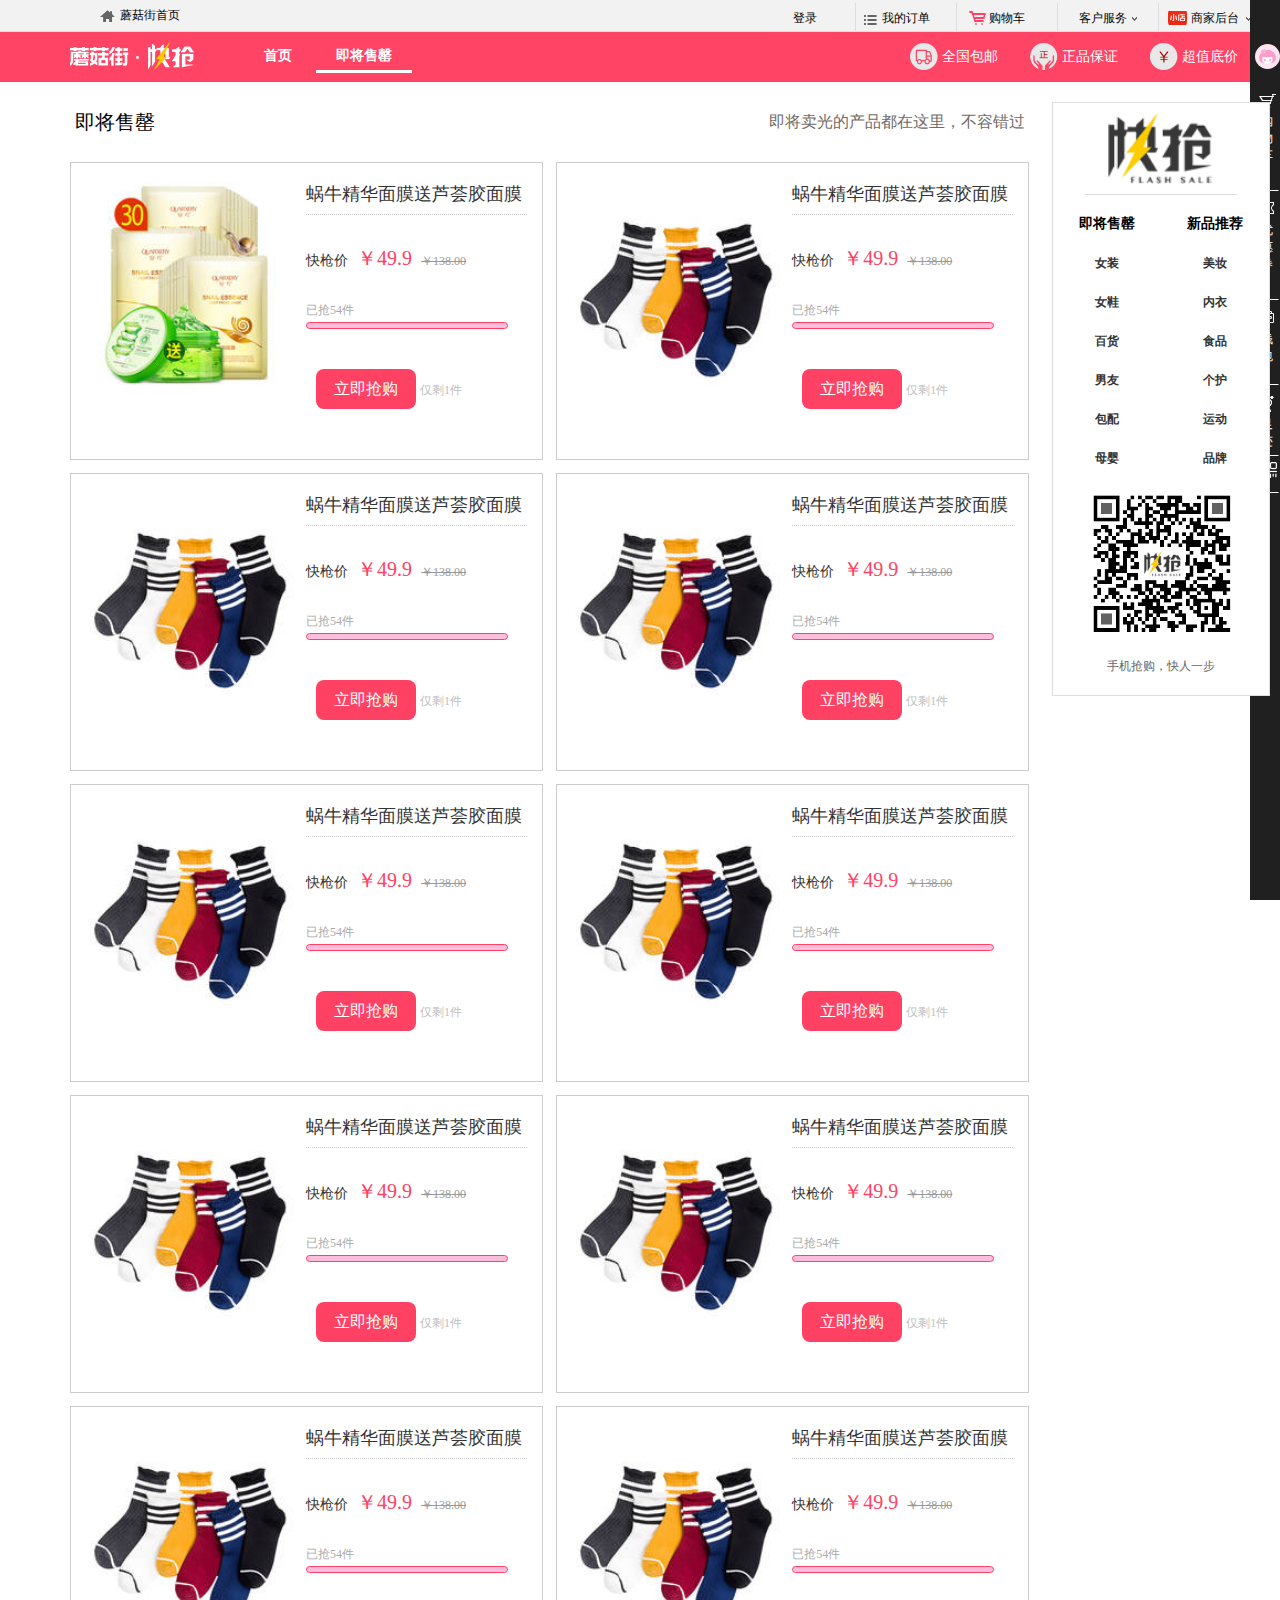
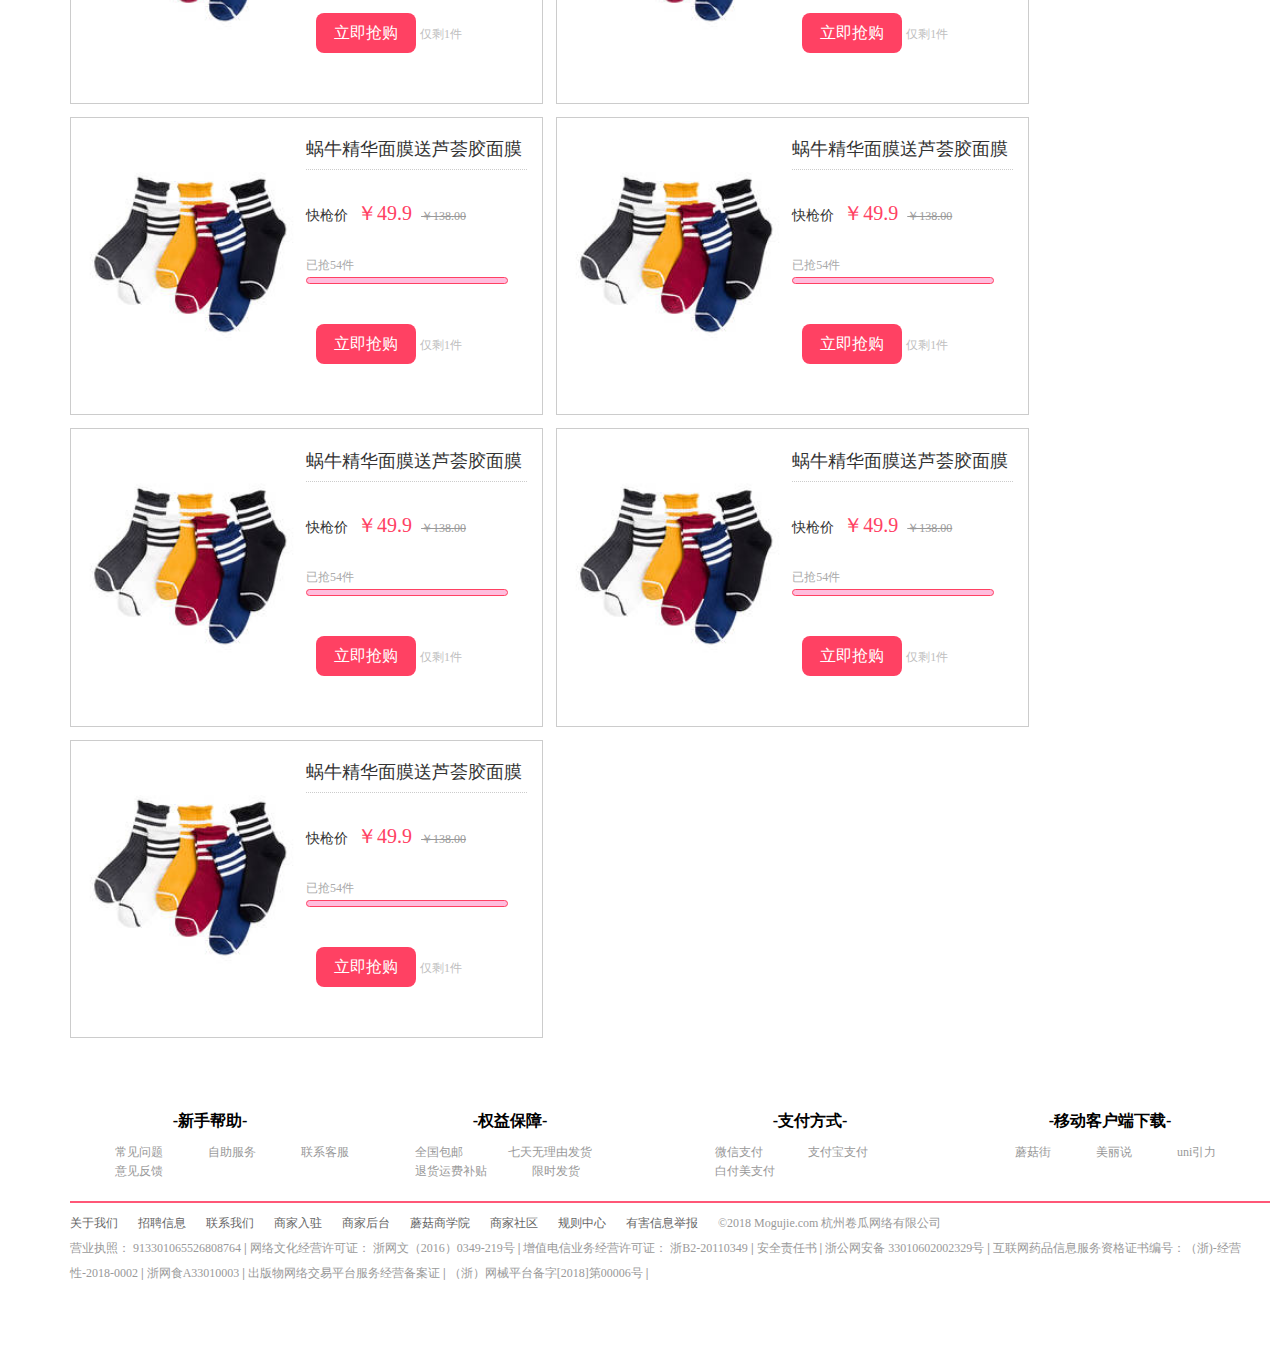
<file: mogujie/html/SoldOut.html>
<!DOCTYPE html>
<html>
	<head>
		<meta charset="UTF-8">
		<title>蘑菇街快抢_海量正品限时抢购等你来淘抢购疯狂限时折扣</title>
		<link rel="icon" href="../img/mushroom.ico" type="image/x-icon">
		<link rel="stylesheet" type="text/css" href="../css/cssreset.css"/>
		<link rel="stylesheet" type="text/css" href="../css/style1.css"/>
		<link rel="stylesheet" type="text/css" href="../css/soldOut.css"/>
	</head>
	<body>
		<!--顶部内容-->
		<header class="header-top">
			<!--导航栏-->
			<div class="wrap">
				<a href="../index.html" class="header-logo" target="_blank">
					<!--<img src="img/pic.png"/>-->蘑菇街首页
				</a>
				
				<ul class="head">
					<li><a href="login.html" class="head-list1" target="_blank">登录</a></li>
					<li><a href="#" class="head-list2" target="_blank">我的订单</a></li>
					<li><a href="#" class="head-list3" target="_blank">购物车</a></li>
					<li class="head_li1"><a href="#" class="head-list4" target="_blank">客户服务</a><div class="head-low1"></div>
						<ul class="head-left">
							<li><a href="#" target="_blank">消费者服务</a></li>
							<li><a href="#" target="_blank">商家服务</a></li>
							<li><a href="#" target="_blank">规则中心</a></li>
						</ul>
					</li>
					<li class="head_li2">
						<a href="#" class="head-list5" target="_blank">商家后台</a><div class="head-low2"></div>
						<ul class="head-right">
							<li><a href="#" target="_blank">管理后台</a></li>
							<li><a href="#" target="_blank">商家社区</a></li>
							<li><a href="#" target="_blank">商家培训</a></li>
							<li><a href="#" target="_blank">市场入驻</a></li>
						</ul>
					</li>
				</ul>
			</div>
		</header>
		<!--右侧导航栏-->
		<nav class="nav-right">
			<ul class="nav-right-list">
				<li><a href="#" class="nav-right-list1">
					<img src="../img/my.png" alt=""/>
				</a></li>
				<li class="one"><a href="#" class="nav-right-list2"><div class="i-scon"></div>购物车</a></li>
				<li class="one"><a href="#" class="nav-right-list3"><div class="i-scon1"></div>优惠券</a></li>
				<li class="one"><a href="#" class="nav-right-list4"><div class="i-scon2"></div>钱包</a></li>
				<li class="one"><a href="#" class="nav-right-list5"><div class="i-scon3"></div>足迹</a></li>
				<li><a href="#" class="nav-right-list6"></a></li>
				<li></li>
				<li><a href="#" class="nav-right-list7"></a></li>
			</ul>
		</nav>
		<section>
			<div class="Head_soldout">
				<div class="head_wrap">
					<a href="#" class="logo"></a>
					<div class="head_crafix">
						<a href="Flashsale.html">首页</a>
						<a href="#" class="head_crafix_link">即将售罄</a>
					</div>
					<ul class="head_wrap_ul">
						<li>全国包邮</li>
						<li>正品保证</li>
						<li>超值底价</li>
					</ul>
				</div>
			</div>
			<div class="wrap_main">
				<div class="wrap_head">
					<span id="saldout">
						即将售罄
					</span>
					<span id="sald_produt">
						即将卖光的产品都在这里，不容错过
					</span>
				</div>
				<div class="wrap_current">
					<ul class="wrap_current_ul">
						<li>
							<a href="#" title="蜗牛精华面膜送芦荟胶面膜"><img src="../img/goods_mianmo.jpg"/></a>
							<a href="#" class="goods_itd">
								<p>蜗牛精华面膜送芦荟胶面膜</p>
								<p class="goods_price">
									<span>快枪价</span>
									<span>￥49.9</span>
									<span>￥138.00</span>
								</p>
								<p class="goods_stock">
									<span>已抢54件</span>
									<span></span>
								</p>
								<p class="goods_buy">
									<span>立即抢购</span>
									<span>仅剩1件</span>
								</p>
							</a>
						</li>
						<li>
							<a href="#"><img src="../img/goods_wazi.70.jpg"/></a>
							<a href="#" class="goods_itd">
								<p>蜗牛精华面膜送芦荟胶面膜</p>
								<p class="goods_price">
									<span>快枪价</span>
									<span>￥49.9</span>
									<span>￥138.00</span>
								</p>
								<p class="goods_stock">
									<span>已抢54件</span>
									<span></span>
								</p>
								<p class="goods_buy">
									<span>立即抢购</span>
									<span>仅剩1件</span>
								</p>
							</a>
						</li>
						<li>
							<a href="#"><img src="../img/goods_wazi.70.jpg"/></a>
							<a href="#" class="goods_itd">
								<p>蜗牛精华面膜送芦荟胶面膜</p>
								<p class="goods_price">
									<span>快枪价</span>
									<span>￥49.9</span>
									<span>￥138.00</span>
								</p>
								<p class="goods_stock">
									<span>已抢54件</span>
									<span></span>
								</p>
								<p class="goods_buy">
									<span>立即抢购</span>
									<span>仅剩1件</span>
								</p>
							</a>
						</li>
						<li>
							<a href="#"><img src="../img/goods_wazi.70.jpg"/></a>
							<a href="#" class="goods_itd">
								<p>蜗牛精华面膜送芦荟胶面膜</p>
								<p class="goods_price">
									<span>快枪价</span>
									<span>￥49.9</span>
									<span>￥138.00</span>
								</p>
								<p class="goods_stock">
									<span>已抢54件</span>
									<span></span>
								</p>
								<p class="goods_buy">
									<span>立即抢购</span>
									<span>仅剩1件</span>
								</p>
							</a>
						</li>
						<li>
							<a href="#"><img src="../img/goods_wazi.70.jpg"/></a>
							<a href="#" class="goods_itd">
								<p>蜗牛精华面膜送芦荟胶面膜</p>
								<p class="goods_price">
									<span>快枪价</span>
									<span>￥49.9</span>
									<span>￥138.00</span>
								</p>
								<p class="goods_stock">
									<span>已抢54件</span>
									<span></span>
								</p>
								<p class="goods_buy">
									<span>立即抢购</span>
									<span>仅剩1件</span>
								</p>
							</a>
						</li>
						<li>
							<a href="#"><img src="../img/goods_wazi.70.jpg"/></a>
							<a href="#" class="goods_itd">
								<p>蜗牛精华面膜送芦荟胶面膜</p>
								<p class="goods_price">
									<span>快枪价</span>
									<span>￥49.9</span>
									<span>￥138.00</span>
								</p>
								<p class="goods_stock">
									<span>已抢54件</span>
									<span></span>
								</p>
								<p class="goods_buy">
									<span>立即抢购</span>
									<span>仅剩1件</span>
								</p>
							</a>
						</li>
						<li>
							<a href="#"><img src="../img/goods_wazi.70.jpg"/></a>
							<a href="#" class="goods_itd">
								<p>蜗牛精华面膜送芦荟胶面膜</p>
								<p class="goods_price">
									<span>快枪价</span>
									<span>￥49.9</span>
									<span>￥138.00</span>
								</p>
								<p class="goods_stock">
									<span>已抢54件</span>
									<span></span>
								</p>
								<p class="goods_buy">
									<span>立即抢购</span>
									<span>仅剩1件</span>
								</p>
							</a>
						</li>
						<li>
							<a href="#"><img src="../img/goods_wazi.70.jpg"/></a>
							<a href="#" class="goods_itd">
								<p>蜗牛精华面膜送芦荟胶面膜</p>
								<p class="goods_price">
									<span>快枪价</span>
									<span>￥49.9</span>
									<span>￥138.00</span>
								</p>
								<p class="goods_stock">
									<span>已抢54件</span>
									<span></span>
								</p>
								<p class="goods_buy">
									<span>立即抢购</span>
									<span>仅剩1件</span>
								</p>
							</a>
						</li>
						<li>
							<a href="#"><img src="../img/goods_wazi.70.jpg"/></a>
							<a href="#" class="goods_itd">
								<p>蜗牛精华面膜送芦荟胶面膜</p>
								<p class="goods_price">
									<span>快枪价</span>
									<span>￥49.9</span>
									<span>￥138.00</span>
								</p>
								<p class="goods_stock">
									<span>已抢54件</span>
									<span></span>
								</p>
								<p class="goods_buy">
									<span>立即抢购</span>
									<span>仅剩1件</span>
								</p>
							</a>
						</li>
						<li>
							<a href="#"><img src="../img/goods_wazi.70.jpg"/></a>
							<a href="#" class="goods_itd">
								<p>蜗牛精华面膜送芦荟胶面膜</p>
								<p class="goods_price">
									<span>快枪价</span>
									<span>￥49.9</span>
									<span>￥138.00</span>
								</p>
								<p class="goods_stock">
									<span>已抢54件</span>
									<span></span>
								</p>
								<p class="goods_buy">
									<span>立即抢购</span>
									<span>仅剩1件</span>
								</p>
							</a>
						</li>
						<li>
							<a href="#"><img src="../img/goods_wazi.70.jpg"/></a>
							<a href="#" class="goods_itd">
								<p>蜗牛精华面膜送芦荟胶面膜</p>
								<p class="goods_price">
									<span>快枪价</span>
									<span>￥49.9</span>
									<span>￥138.00</span>
								</p>
								<p class="goods_stock">
									<span>已抢54件</span>
									<span></span>
								</p>
								<p class="goods_buy">
									<span>立即抢购</span>
									<span>仅剩1件</span>
								</p>
							</a>
						</li>
						<li>
							<a href="#"><img src="../img/goods_wazi.70.jpg"/></a>
							<a href="#" class="goods_itd">
								<p>蜗牛精华面膜送芦荟胶面膜</p>
								<p class="goods_price">
									<span>快枪价</span>
									<span>￥49.9</span>
									<span>￥138.00</span>
								</p>
								<p class="goods_stock">
									<span>已抢54件</span>
									<span></span>
								</p>
								<p class="goods_buy">
									<span>立即抢购</span>
									<span>仅剩1件</span>
								</p>
							</a>
						</li>
						<li>
							<a href="#"><img src="../img/goods_wazi.70.jpg"/></a>
							<a href="#" class="goods_itd">
								<p>蜗牛精华面膜送芦荟胶面膜</p>
								<p class="goods_price">
									<span>快枪价</span>
									<span>￥49.9</span>
									<span>￥138.00</span>
								</p>
								<p class="goods_stock">
									<span>已抢54件</span>
									<span></span>
								</p>
								<p class="goods_buy">
									<span>立即抢购</span>
									<span>仅剩1件</span>
								</p>
							</a>
						</li>
						<li>
							<a href="#"><img src="../img/goods_wazi.70.jpg"/></a>
							<a href="#" class="goods_itd">
								<p>蜗牛精华面膜送芦荟胶面膜</p>
								<p class="goods_price">
									<span>快枪价</span>
									<span>￥49.9</span>
									<span>￥138.00</span>
								</p>
								<p class="goods_stock">
									<span>已抢54件</span>
									<span></span>
								</p>
								<p class="goods_buy">
									<span>立即抢购</span>
									<span>仅剩1件</span>
								</p>
							</a>
						</li>
						<li>
							<a href="#"><img src="../img/goods_wazi.70.jpg"/></a>
							<a href="#" class="goods_itd">
								<p>蜗牛精华面膜送芦荟胶面膜</p>
								<p class="goods_price">
									<span>快枪价</span>
									<span>￥49.9</span>
									<span>￥138.00</span>
								</p>
								<p class="goods_stock">
									<span>已抢54件</span>
									<span></span>
								</p>
								<p class="goods_buy">
									<span>立即抢购</span>
									<span>仅剩1件</span>
								</p>
							</a>
						</li>
					</ul>
				</div>
				<nav class="nav_list">
					<img src="../img/upload_kuaiqiang2e_125x67.png" class="nav_logo"/>
					<dl>
						<dt>即将售罄</dt>
						<dd><a href="">女装</a></dd>
						<dd><a href="">女鞋</a></dd>
						<dd><a href="">百货</a></dd>
						<dd><a href="">男友</a></dd>
						<dd><a href="">包配</a></dd>
						<dd><a href="">母婴</a></dd>
					</dl>
					<dl>
						<dt>新品推荐</dt>
						<dd><a href="">美妆</a></dd>
						<dd><a href="">内衣</a></dd>
						<dd><a href="">食品</a></dd>
						<dd><a href="">个护</a></dd>
						<dd><a href="">运动</a></dd>
						<dd><a href="">品牌</a></dd>
					</dl>
					<img src="../img/upload_kuaiqiang_247x246.png" class="nav_img_iscon"/>
					<p>手机抢购，快人一步</p>
				</nav>
				
			</div>
			
		</section>
		<!--页脚-->
		<footer>
			<div class="footer-head">
				<dl>
					<dt>-新手帮助-</dt>
					<dd><a href="#">常见问题</a></dd>
					<dd><a href="#">自助服务</a></dd>
					<dd><a href="#">联系客服</a></dd>
					<dd><a href="#">意见反馈</a></dd>
				</dl>
				
				<dl>
					<dt>-权益保障-</dt>
					<dd><a href="#">全国包邮</a></dd>
					<dd><a href="#">七天无理由发货</a></dd>
					<dd><a href="#">退货运费补贴</a></dd>
					<dd><a href="#">限时发货</a></dd>
				</dl>
				<dl>
					<dt>-支付方式-</dt>
					<dd><a href="#">微信支付</a></dd>
					<dd><a href="#">支付宝支付</a></dd>
					<dd><a href="#">白付美支付</a></dd>	
				</dl>
				<dl>
					<dt>-移动客户端下载-</dt>
					<dd><a href="#">蘑菇街</a></dd>
					<dd><a href="#">美丽说</a></dd>
					<dd><a href="#">uni引力</a></dd>
				</dl>
			</div>
			<div class="footer-bottom">
				<ul>
					<li><a href="">关于我们</a></li>
					<li><a href="">招聘信息</a></li>
					<li><a href="">联系我们</a></li>
					<li><a href="">商家入驻</a></li>
					<li><a href="">商家后台</a></li>
					<li><a href="">蘑菇商学院</a></li>
					<li><a href="">商家社区</a></li>
					<li><a href="">规则中心</a></li>
					<li><a href="">有害信息举报</a></li>
				</ul>
				<p>©2018 Mogujie.com 杭州卷瓜网络有限公司</p>
				<p>
					<span>营业执照：</span>
					<a href="#">913301065526808764</a>
					<b>|</b>
					<span>网络文化经营许可证：</span>
					<a href="#">浙网文（2016）0349-219号</a>
					<b>|</b>
					<span>增值电信业务经营许可证：</span>
					<a href="#">浙B2-20110349</a>
					<b>|</b>
					<span>安全责任书</span>
					<b>|</b>
					<span>浙公网安备 33010602002329号</span>
					<b>|</b>
					<span>互联网药品信息服务资格证书编号：（浙)-经营性-2018-0002</span>
					<b>|</b>
					<span>浙网食A33010003</span>
					<b>|</b>
					<span>出版物网络交易平台服务经营备案证</span>
					<b>|</b>
					<span>（浙）网械平台备字[2018]第00006号</span>
					<b>|</b>
				</p>
			</div>
		</footer>
		<script src="../js/jquery-3.2.1.min.js"></script>
		<script src="../js/style1.js"></script>
		<script src="../js/soldout.js"></script>
	</body>
</html>
</file>
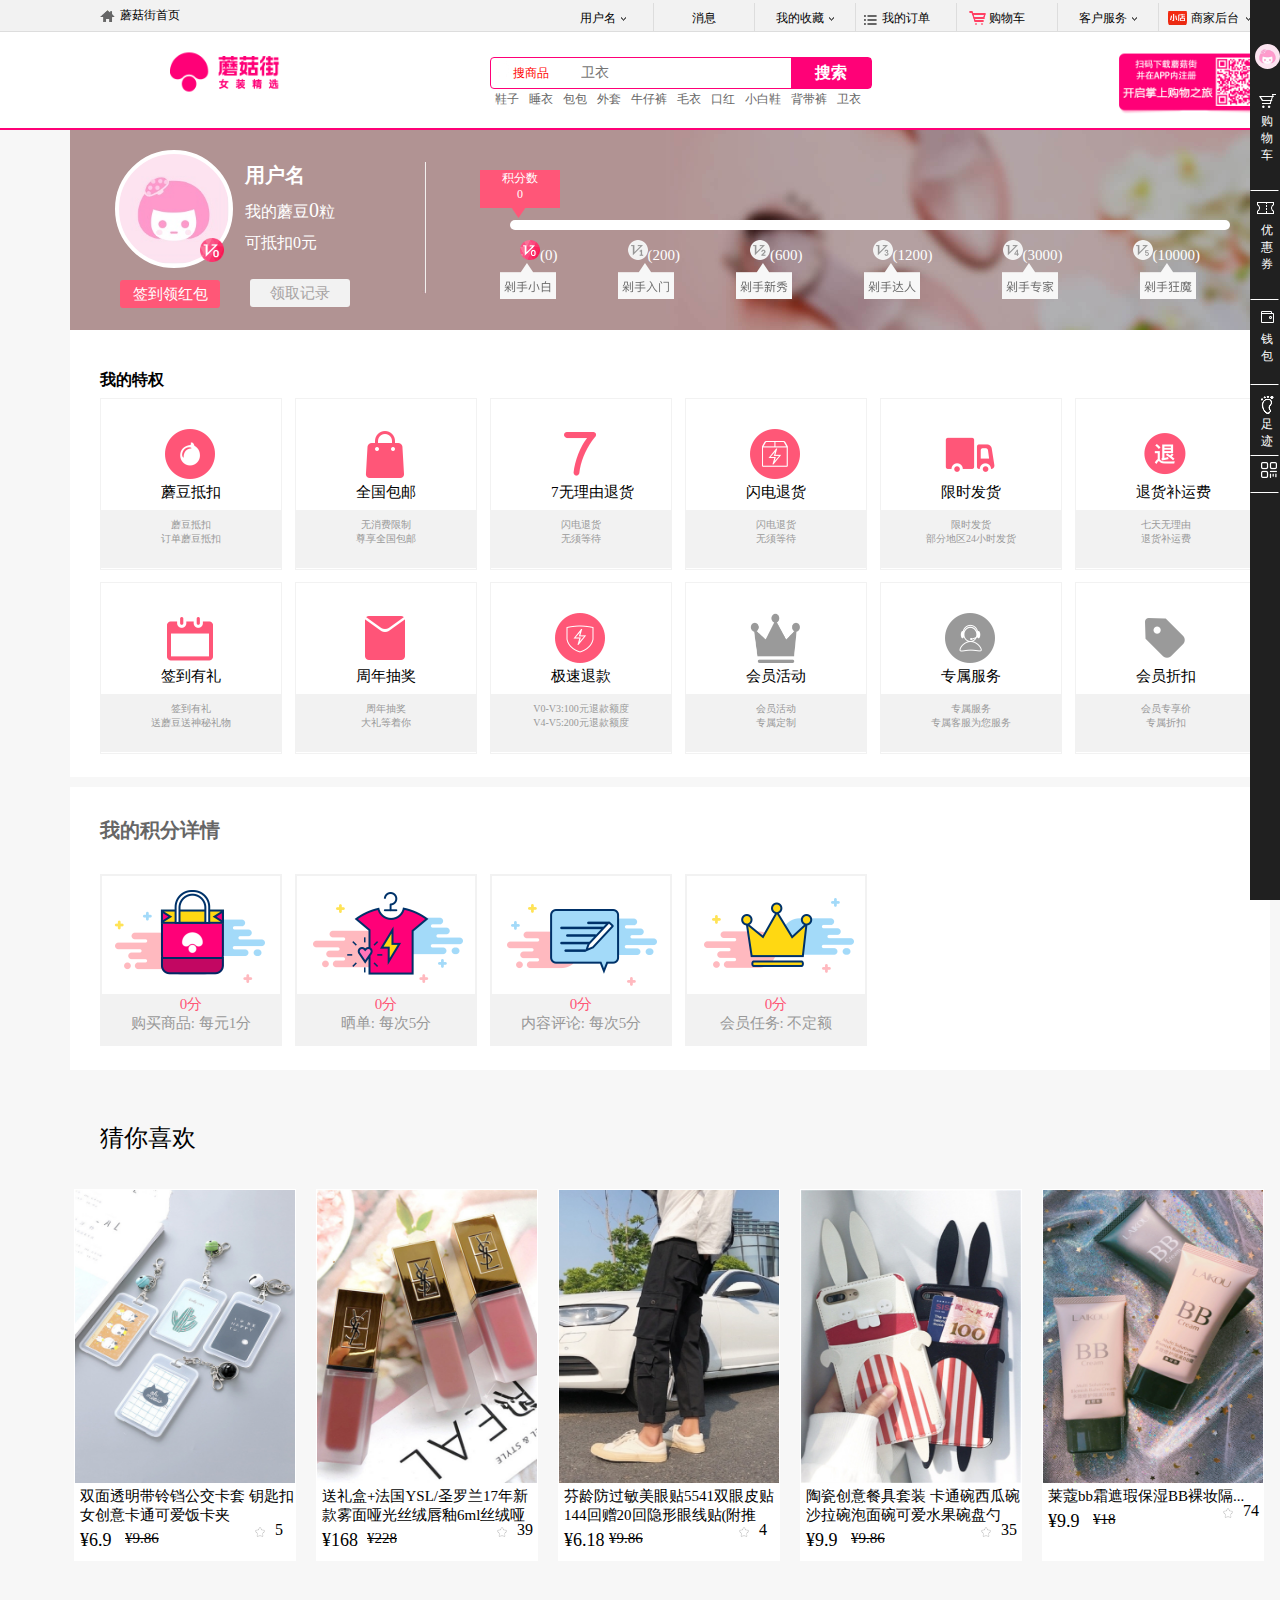
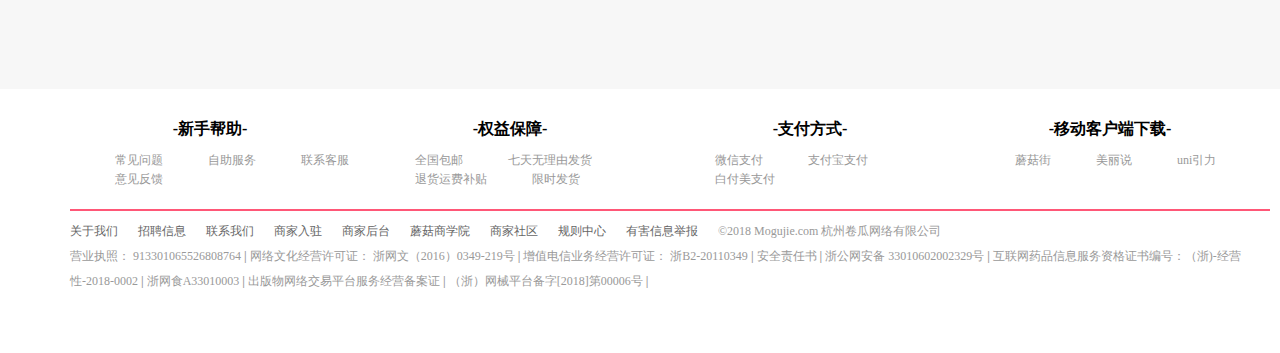
<file: mogujie/html/vip.html>
<!DOCTYPE html>
<html>
	<head>
		<meta charset="UTF-8">
		<title>会员中心</title>
		<link rel="icon" href="../img/mushroom.ico" type="image/x-icon">
		<link rel="stylesheet" type="text/css" href="../css/cssreset.css"/>
		<link rel="stylesheet" href="../css/style2.css" />
		<link rel="stylesheet" type="text/css" href="../css/vip.css"/>
	</head>
	<body>
			<!--顶部内容-->
		<header class="header-top">
			<!--导航栏-->
			<div class="wrap">
				<a href="../index.html" class="header-logo" target="_blank">
					<!--<img src="img/pic.png"/>-->蘑菇街首页
				</a>
				
				<ul class="head">
					<li><a href="#" class="head-list1-ueser" target="_blank">用户名</a><div class="head-low1"></li>
					<li><a href="#" class="head-list1-ueser1" target="_blank">消息</a></li>
					<li><a href="#" class="head-list1-ueser1" target="_blank">我的收藏</a><div class="head-low1"></li>
					<li><a href="#" class="head-list2" target="_blank">我的订单</a></li>
					<li><a href="#" class="head-list3" target="_blank">购物车</a></li>
					<li><a href="#" class="head-list4" target="_blank">客户服务</a><div class="head-low1"></div>
						<ul class="head-left">
							<li><a href="#" target="_blank">消费者服务</a></li>
							<li><a href="#" target="_blank">商家服务</a></li>
							<li><a href="#" target="_blank">规则中心</a></li>
						</ul>
					</li>
					<li >
						<a href="#" class="head-list5" target="_blank">商家后台</a><div class="head-low2"></div>
						<ul class="head-right">
							<li><a href="#" target="_blank">管理后台</a></li>
							<li><a href="#" target="_blank">商家社区</a></li>
							<li><a href="#" target="_blank">商家培训</a></li>
							<li><a href="#" target="_blank">市场入驻</a></li>
						</ul>
					</li>
				</ul>
			</div>
			<!--头部内容-->
			<div class="header-mid">
				<!--头部logo-->
				<div class="header-mid-current">
					<div class="logo">
						<img src="../img/logo.png" class="logo_img"/>
					</div>
					<!--商品搜索框-->
					<div class="search">
						<div class="select_box">
							<!--搜索分类-->
							<span class="select-list">搜商品
								<ul >
									<li><a href="#">商品</a></li>
									<li><a href="#">店铺</a></li>
								</ul>
							</span><input type="text" id="select-txt" placeholder="卫衣" />
							<!--输入搜索内容-->
							
							<!--提交搜索内容-->
							<div class="select-submit">
								搜索
							</div>
						</div>
						<!--商品品种链接-->
						<ul class="goods_link">
							<li><a href="shop.html">鞋子</a></li>
							<li><a href="#">睡衣</a></li>
							<li><a href="#">包包</a></li>
							<li><a href="#">外套</a></li>
							<li><a href="#">牛仔裤</a></li>
							<li><a href="#">毛衣</a></li>
							<li><a href="#">口红</a></li>
							<li><a href="#">小白鞋</a></li>
							<li><a href="#">背带裤</a></li>
							<li><a href="#">卫衣</a></li>
						</ul>
					</div>
					<!--app二维码图片-->
					<div class="appqr">
						<img src="../img/first-logo-1.png" class="appqr_img"/>
					</div>
				</div>
			</div>
		</header>
		<!--右侧导航栏-->
		<nav class="nav-right">
			<ul class="nav-right-list">
				<li><a href="#" class="nav-right-list1">
					<img src="../img/my.png" alt=""/>
				</a></li>
				<li><a href="#" class="nav-right-list2"><div class="i-scon"></div>购物车</a></li>
				<li><a href="#" class="nav-right-list3"><div class="i-scon1"></div>优惠券</a></li>
				<li><a href="#" class="nav-right-list4"><div class="i-scon2"></div>钱包</a></li>
				<li><a href="#" class="nav-right-list5"><div class="i-scon3"></div>足迹</a></li>
				<li><a href="#" class="nav-right-list6"></a></li>
				<li></li>
				<li><a href="#" class="nav-right-list7"></a></li>
			</ul>
		</nav>
		<section>
			<div class="header_pic">
				<div class="user">
					<div class="user_pic"></div>
					<div class="user_vip"></div>
					<div class="info">
					<h3>用户名</h3>
					<p class="mybeans">我的蘑豆<span>0</span>粒 </p>
					<p class="de">可抵扣0元</p>
					</div>
					<div class="sign"><a href="#">签到领红包</a>
						<div class="arcode1"></div>
					</div>
					<div class="resign_record"><a href="#">领取记录</a>
						<div class="arcode2"></div>
					</div>
					
					
				</div>
				<div class="user_points">
					<div class="rank_conent">积分数<br />0</div>
					<div class="progressbox"></div>	
					<div class="rank_tips">
					<div class="rank_icon"><img src="../img/vip2.png" width="20px" height="20px">(0)</div>
					<div class="rank_icon"><img src="../img/v1.png" width="20px" height="20px">(200)</div>
					<div class="rank_icon"><img src="../img/v2.png" width="20px" height="20px">(600)</div>
					<div class="rank_icon"><img src="../img/v3.png" width="20px" height="20px">(1200)</div>
					<div class="rank_icon"><img src="../img/v4.png" width="20px" height="20px">(3000)</div>
					<div class="rank_icon"><img src="../img/v5.png" width="20px" height="20px">(10000)</div>
					</div>
					<div class="rankContents">	
					<div class="rank_contents"><img src="../img/vip3.png" width="56px" height="36px"></div>
					<div class="rank_contents"><img src="../img/vip4.png" width="56px" height="36px"></div>
					<div class="rank_contents"><img src="../img/vip5.png" width="56px" height="36px"></div>
					<div class="rank_contents"><img src="../img/vip6.png" width="56px" height="36px"></div>
					<div class="rank_contents"><img src="../img/vip7.png" width="56px" height="36px"></div>
					<div class="rank_contents"><img src="../img/vip8.png" width="56px" height="36px"></div>
					</div>
				</div>
			</div>
			<div class="center-box">
				<p class="my_privilege">我的特权</p>
				<div class="my_privilegebox">
					<div class="my_privilege_item">
						<div class="privilegebox">
							<div class="privilegepic"><img src="../img/pre1.png" width="50px" height="50px"></div>
							<p class="privilegetext">蘑豆抵扣</p>
						</div>
						<div class="privilegestate">蘑豆抵扣<br>订单蘑豆抵扣</div>
					</div>
					<div class="my_privilege_item">
						<div class="privilegebox">
							<div class="privilegepic"><img src="../img/pre2.png" width="50px" height="50px"></div>
							<p class="privilegetext">全国包邮</p>
						</div>
						<div class="privilegestate">无消费限制<br>尊享全国包邮</div>
					</div>
					<div class="my_privilege_item">
						<div class="privilegebox">
							<div class="privilegepic"><img src="../img/pre3.png" width="50px" height="50px"></div>
							<p class="privilegetext">7无理由退货</p>
						</div>
						<div class="privilegestate">闪电退货<br />无须等待</div>
					</div>
					<div class="my_privilege_item">
						<div class="privilegebox">
							<div class="privilegepic"><img src="../img/pre4.png" width="50px" height="50px"></div>
							<p class="privilegetext">闪电退货</p>
						</div>
						<div class="privilegestate">闪电退货<br />无须等待</div>
					</div>
					<div class="my_privilege_item">
						<div class="privilegebox">
							<div class="privilegepic"><img src="../img/pre5.png" width="50px" height="50px"></div>
							<p class="privilegetext">限时发货</p>
						</div>
						<div class="privilegestate">限时发货<br />部分地区24小时发货</div>
					</div>
					<div class="my_privilege_item">
						<div class="privilegebox">
							<div class="privilegepic"><img src="../img/pre6.png" width="50px" height="50px"></div>
							<p class="privilegetext">退货补运费</p>
						</div>
						<div class="privilegestate">七天无理由<br />退货补运费</div>
					</div>
					<div class="my_privilege_item">
						<div class="privilegebox">
							<div class="privilegepic"><img src="../img/pre7.png" width="50px" height="50px"></div>
							<p class="privilegetext">签到有礼</p>
						</div>
						<div class="privilegestate">签到有礼<br />送蘑豆送神秘礼物</div>
					</div>
					<div class="my_privilege_item">
						<div class="privilegebox">
							<div class="privilegepic"><img src="../img/pre8.png" width="50px" height="50px"></div>
							<p class="privilegetext">周年抽奖</p>
						</div>
						<div class="privilegestate">周年抽奖<br />大礼等着你</div>
					</div>
					<div class="my_privilege_item">
						<div class="privilegebox">
							<div class="privilegepic"><img src="../img/pre9.png" width="50px" height="50px"></div>
							<p class="privilegetext">极速退款</p>
						</div>
						<div class="privilegestate">V0-V3:100元退款额度<br />V4-V5:200元退款额度</div>
					</div>
					<div class="my_privilege_item">
						
						<div class="privilegebox">
							<div class="privilegepic"><img src="../img/pre10.png" width="50px" height="50px"></div>
							<p class="privilegetext">会员活动</p>
						</div>
						<div class="privilegestate">会员活动<br />专属定制</div>
					</div>
					<div class="my_privilege_item">
						<div class="privilegebox">
							<div class="privilegepic"><img src="../img/pre11.png" width="50px" height="50px"></div>
							<p class="privilegetext">专属服务</p>
						</div>
						<div class="privilegestate">专属服务<br />专属客服为您服务</div>
					</div>
					<div class="my_privilege_item">
						<div class="privilegebox">
							<div class="privilegepic"><img src="../img/pre12.png" width="50px" height="50px"></div>
							<p class="privilegetext">会员折扣</p>
						</div>
						<div class="privilegestate">会员专享价<br />专属折扣</div>
					</div>
				</div>
			</div>
			<div class="grade_content">
				<p class="gradetitle">我的积分详情</p>
				<div class="gradetips">
				<div class="my_privilege_item">
					<div class="gradepic">
						<img src="../img/grade1.png" width="180px" />
					</div>
					<div class="gradecontent">
						<span>0分</span>
						<p>购买商品: 每元1分</p>
					</div>
				</div>
				<div class="my_privilege_item">
					<div class="gradepic">
						<img src="../img/grade2.png" width="180px" />
					</div>
					<div class="gradecontent">
						<span>0分</span>
						<p>晒单: 每次5分</p>
					</div>
				</div>
				<div class="my_privilege_item">
					<div class="gradepic">
						<img src="../img/grade3.png" width="180px" />
					</div>
					<div class="gradecontent">
						<span>0分</span>
						<p>内容评论: 每次5分</p>
					</div>
				</div>
				<div class="my_privilege_item">
					<div class="gradepic">
						<img src="../img/grade4.png" width="180px" />
					</div>
					<div class="gradecontent">
						<span>0分</span>
						<p>会员任务: 不定额</p>
					</div>
				</div>
				</div>	
			</div>
			<!--猜你喜欢-->
			<div class="guess_content">
			<p class="vip_guess">猜你喜欢</p>
			<ul class="guess">			
			<li class="guess_pic">
				<img src="../img/26.jpg" width="220px" height="293.3px" />
				<p class="search_common">找相似</p>
				<div class="guess_product">
					<p class="product_content">双面透明带铃铛公交卡套&nbsp;钥匙扣女创意卡通可爱饭卡夹</p>
					<p class="product_price">¥6.9</p>
					<p class="price_out">¥9.86</p>
					<span class="star"></span>
					<p class="starnum">5</p>			
				</div>
			</li>	
			<li class="guess_pic">
				<img src="../img/27.jpg" width="220px" height="293.3px" />
				<p class="search_common">找相似</p>
				<div class="guess_product">
					<p class="product_content">送礼盒+法国YSL/圣罗兰17年新款雾面哑光丝绒唇釉6ml丝绒哑</p>
					<p class="product_price">¥168</p>
					<p class="price_out">¥228</p>
					<span class="star"></span>
					<p class="starnum">39</p>
						
				</div>
			</li>
			<li class="guess_pic">
				<img src="../img/28.jpg" width="220px" height="293.3px" />
				<p class="search_common">找相似</p>
				<div class="guess_product">
					<p class="product_content">芬龄防过敏美眼贴5541双眼皮贴144回赠20回隐形眼线贴(附推</p>
					<p class="product_price">¥6.18</p>
					<p class="price_out">¥9.86</p>
					<span class="star"></span>
					<p class="starnum">4</p>
				</div>
					
			</li>
			<li class="guess_pic">
				<img src="../img/29.jpg" width="220px" height="293.3px" />
				<p class="search_common">找相似</p>
				<div class="guess_product">
					<p class="product_content">陶瓷创意餐具套装 卡通碗西瓜碗沙拉碗泡面碗可爱水果碗盘勺</p>
					<p class="product_price">¥9.9</p>
					<p class="price_out">¥9.86</p>
					<span class="star"></span>
					<p class="starnum">35</p>
				</div>
					
			</li>
			<li class="guess_pic">
				<img src="../img/30.jpg" width="220px" height="293.3px" />
				<p class="search_common">找相似</p>
				<div class="guess_product">
					<p class="product_content">莱蔻bb霜遮瑕保湿BB裸妆隔...</p>
					<p class="product_price">¥9.9</p>
					<p class="price_out">¥18</p>
					<span class="star"></span>
					<p class="starnum">74</p>
				</div>	
			</li>
				
		</ul>
		</div>
		</section>
		<footer>
			<div class="footer-head">
				<dl>
					<dt>-新手帮助-</dt>
					<dd><a href="#">常见问题</a></dd>
					<dd><a href="#">自助服务</a></dd>
					<dd><a href="#">联系客服</a></dd>
					<dd><a href="#">意见反馈</a></dd>
				</dl>
				
				<dl>
					<dt>-权益保障-</dt>
					<dd><a href="#">全国包邮</a></dd>
					<dd><a href="#">七天无理由发货</a></dd>
					<dd><a href="#">退货运费补贴</a></dd>
					<dd><a href="#">限时发货</a></dd>
				</dl>
				<dl>
					<dt>-支付方式-</dt>
					<dd><a href="#">微信支付</a></dd>
					<dd><a href="#">支付宝支付</a></dd>
					<dd><a href="#">白付美支付</a></dd>	
				</dl>
				<dl>
					<dt>-移动客户端下载-</dt>
					<dd><a href="#">蘑菇街</a></dd>
					<dd><a href="#">美丽说</a></dd>
					<dd><a href="#">uni引力</a></dd>
				</dl>
			</div>
			<div class="footer-bottom">
				<ul>
					<li><a href="">关于我们</a></li>
					<li><a href="">招聘信息</a></li>
					<li><a href="">联系我们</a></li>
					<li><a href="">商家入驻</a></li>
					<li><a href="">商家后台</a></li>
					<li><a href="">蘑菇商学院</a></li>
					<li><a href="">商家社区</a></li>
					<li><a href="">规则中心</a></li>
					<li><a href="">有害信息举报</a></li>
				</ul>
				<p>©2018 Mogujie.com 杭州卷瓜网络有限公司</p>
				<p>
					<span>营业执照：</span>
					<a href="#">913301065526808764</a>
					<b>|</b>
					<span>网络文化经营许可证：</span>
					<a href="#">浙网文（2016）0349-219号</a>
					<b>|</b>
					<span>增值电信业务经营许可证：</span>
					<a href="#">浙B2-20110349</a>
					<b>|</b>
					<span>安全责任书</span>
					<b>|</b>
					<span>浙公网安备 33010602002329号</span>
					<b>|</b>
					<span>互联网药品信息服务资格证书编号：（浙)-经营性-2018-0002</span>
					<b>|</b>
					<span>浙网食A33010003</span>
					<b>|</b>
					<span>出版物网络交易平台服务经营备案证</span>
					<b>|</b>
					<span>（浙）网械平台备字[2018]第00006号</span>
					<b>|</b>
				</p>
			</div>
		</footer>
		<script type="text/javascript" src="../js/jquery-3.2.1.min.js" ></script>
		<script type="text/javascript" src="../js/vip.js" ></script>
	</body>
</html>
</file>
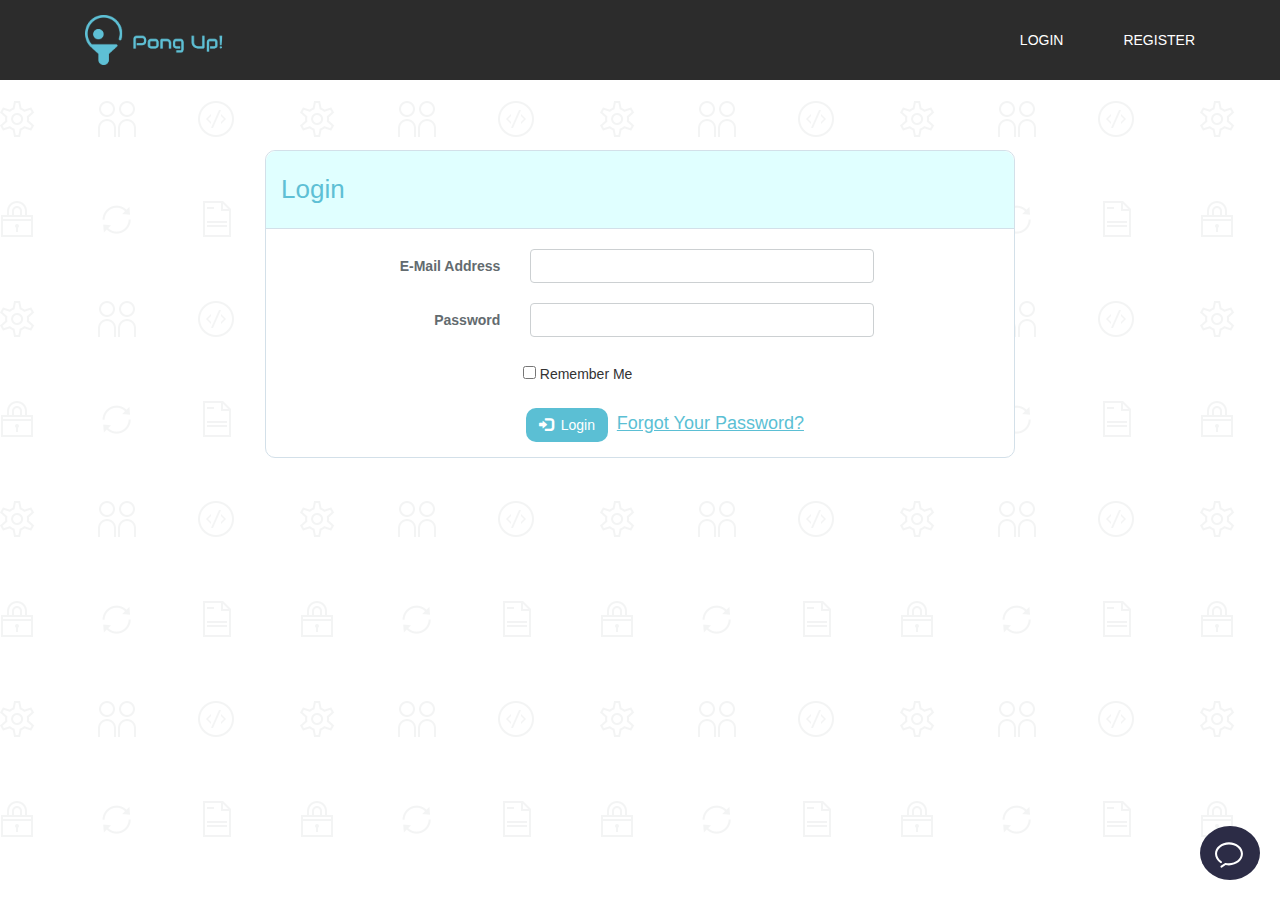
<file: PongUp/html/login.html>
<!DOCTYPE html>
<html>
	<head>
		<meta charset="UTF-8">
		<title>PongUp!</title>
		<link rel="stylesheet" type="text/css" href="../css/bootstrap.min.css"/>
		<link rel="stylesheet" type="text/css" href="../css/login.css"/>
		<meta name="viewport" content="width=device-width, initial-scale=1, maximum-scale=1, user-scalable=no">
	</head>
	<body class="head-top">
		<nav class="navbar navbar-inverse nav-box navbar-fixed-top">
			<div class="container">
			    <div class="navbar-header">
			      	<button type="button" class="navbar-toggle collapsed" data-toggle="collapse" data-target="#bs-example-navbar-collapse-1" aria-expanded="false">
			        	<span class="sr-only">Toggle navigation</span>
			        	<span class="icon-bar"></span>
			        	<span class="icon-bar"></span>
			        	<span class="icon-bar"></span>
			      	</button>
			    	<a class="navbar-brand" href="../index.html">
			      		<img src="../img/logo.png" style="height: 50px;"/>
			     	</a>
			    </div>
			    <div class="collapse navbar-collapse" id="bs-example-navbar-collapse-1">
			      	<ul class="nav navbar-nav navbar-right">
			        	<li><a href="login.html">LOGIN</a></li>
			        	<li><a href="Register.html">REGISTER</a></li>
			      	</ul>
			    </div>
			</div>
		</nav>
		<div class="container">
			<div class="row">
				<div class="col-md-8 col-md-offset-2">
					<div class="current-box">
						<div class="current-head container-fluid">
							<p>Login</p>
						</div>
						<div class="current-mid text-center">
							<form>
								<div class="form-group clearfix">
									<label class="col-md-4 col-xs-12 label-1">E-Mail Address</label>
									<div class="col-md-6">
										<input type="text" class="font-contral"/>
									</div>
								</div>
								<div class="form-group clearfix">
									<label class="col-md-4 col-xs-12 label-1">Password</label>
									<div class="col-md-6">
										<input type="text" class="font-contral"/>
									</div>
								</div>
								<div class="form-group clearfix">
									<div class="col-md-8 col-md-offset-1 check">
										<input type="checkbox" />
									<span >
										Remember Me
									</span>
									</div>
								</div>
								<div class="form-group clearfix">
									<div class="col-md-8 col-md-offset-3 check">
										
									<button class="btn">
										<i class="glyphicon glyphicon-log-in"></i>&nbsp&nbspLogin
									</button>
									<a href="#">Forgot Your Password?</a>
									</div>
								</div>
							</form>
							
						</div>
					</div>
				</div>
			</div>
		</div>
		<div class="e-mail-box">
			<div class="Icon" style="width: 28px; height: 28px;margin: 15px;"><svg width="67px" height="61px" viewBox="1771 1024 67 61" version="1.1" xmlns="http://www.w3.org/2000/svg" xmlns:xlink="http://www.w3.org/1999/xlink" style="width: 28px; height: 28px;"><path d="M1771.00079,1051.80396 C1771.00079,1060.37208 1775.69246,1068.30322 1783.87433,1073.56217 C1785.02065,1074.30013 1786.54515,1073.98164 1787.28574,1072.85528 C1788.02632,1071.7328 1787.70724,1070.22969 1786.56879,1069.49561 C1779.80112,1065.14552 1775.92488,1058.69807 1775.92488,1051.80396 C1775.92488,1039.27415 1788.72357,1029.07863 1804.45308,1029.07863 C1820.18259,1029.07863 1832.98128,1039.27415 1832.98128,1051.80396 C1832.98128,1064.33377 1820.18259,1074.52929 1804.45308,1074.52929 C1801.75074,1074.52929 1799.07204,1074.22633 1796.48787,1073.63208 L1795.43215,1073.38739 L1785.0049,1080.39802 C1783.8822,1081.1554 1783.59464,1082.66628 1784.35886,1083.77322 C1784.83945,1084.46069 1785.61155,1084.82967 1786.3994,1084.82967 C1786.87605,1084.82967 1787.35664,1084.69373 1787.78602,1084.4102 L1796.43666,1078.58807 C1799.05628,1079.12018 1801.7468,1079.38429 1804.45308,1079.38429 C1822.90069,1079.38429 1837.90537,1067.01373 1837.90537,1051.80396 C1837.90537,1036.59807 1822.90069,1024.22362 1804.45308,1024.22362 C1786.00547,1024.22362 1771.00079,1036.59807 1771.00079,1051.80396 Z" id="chaticon" stroke="none" fill="#FFFFFF" fill-rule="evenodd"></path></svg></div>
		</div>
		<div class="col-sm-1 message-box">
			<div class="message-head clearfix">
				<span class="title-left">Questions on PongUp?</span>
				<span class="close-right">x</span>
			</div>
			<div class="message-section">
				<div class="blank">
					<svg width="120px" height="96px" viewBox="2102 1107 120 96" version="1.1" xmlns="http://www.w3.org/2000/svg" xmlns:xlink="http://www.w3.org/1999/xlink" style="width: 40px; height: 30px;"><g stroke="none" stroke-width="1" fill="none" fill-rule="evenodd" transform="translate(2102.000000, 1107.000000)"><path d="M80,90.7402528 C58.0678857,90.7402528 40.25,74.7754226 40.25,54.9951264 C40.25,35.2148302 58.0678857,19.25 80,19.25 C82.8820899,19.25 85.7365152,19.5260009 88.527288,20.0742527 C96.1464846,21.5710563 103.112864,25.0671172 108.563551,30.1290108 C110.391496,31.8265706 112.028368,33.6819408 113.448789,35.6668636 C117.571603,41.4281632 119.75,48.0987186 119.75,54.9951264 C119.75,65.3582832 114.811425,75.1134367 106.160183,81.9152534 C104.661669,83.0934214 102.491789,82.8337298 101.313621,81.3352159 C100.135453,79.836702 100.395145,77.6668225 101.893659,76.4886544 C108.889991,70.9879682 112.847015,63.220709 112.847015,54.9951264 C112.847015,49.5452187 111.121907,44.2770866 107.835103,39.6840442 C106.684976,38.0768338 105.355132,36.5700092 103.866137,35.1872227 C99.3600828,31.0025817 93.5600293,28.0978713 87.1966197,26.8477692 C84.8445696,26.3857051 82.4357776,26.1529851 80,26.1529851 C61.8358703,26.1529851 47.1529851,39.1088372 47.1529851,54.9951264 C47.1529851,70.8814156 61.8358703,83.8372677 80,83.8372677 C83.5926278,83.8372677 87.1226564,83.3308498 90.4897574,82.3339686 C91.4516853,82.0491754 92.4899261,82.1969977 93.3341444,82.7389458 L103.998515,89.5849672 C105.602635,90.6147361 106.068238,92.7499246 105.038469,94.3540443 C104.008701,95.958164 101.873512,96.4237673 100.269392,95.3939984 L90.9010145,89.3799434 C87.3688611,90.2831546 83.7085513,90.7402528 80,90.7402528 Z" fill="#96AAB4" fill-rule="nonzero"></path><path d="M24.7306077,78.3939984 C23.126488,79.4237673 20.9912994,78.958164 19.9615305,77.3540443 C18.9317616,75.7499246 19.3973649,73.6147361 21.0014846,72.5849672 L31.6658556,65.7389458 C32.5100739,65.1969977 33.5483147,65.0491754 34.5102426,65.3339686 C37.8773436,66.3308498 41.4073722,66.8372677 45,66.8372677 C63.1641297,66.8372677 77.8470149,53.8814156 77.8470149,37.9951264 C77.8470149,22.1088372 63.1641297,9.15298507 45,9.15298507 C42.5642224,9.15298507 40.1554304,9.3857051 37.8033803,9.84776918 C31.4399707,11.0978713 25.6399172,14.0025817 21.133863,18.1872227 C19.6448676,19.5700092 18.3150241,21.0768338 17.1648966,22.6840442 C13.878093,27.2770866 12.1529851,32.5452187 12.1529851,37.9951264 C12.1529851,46.220709 16.1100092,53.9879682 23.1063413,59.4886544 C24.6048552,60.6668225 24.8645469,62.836702 23.6863788,64.3352159 C22.5082108,65.8337298 20.3383313,66.0934214 18.8398174,64.9152534 C10.1885754,58.1134367 5.25,48.3582832 5.25,37.9951264 C5.25,31.0987186 7.42839715,24.4281632 11.5512113,18.6668636 C12.9716317,16.6819408 14.6085037,14.8265706 16.4364493,13.1290108 C21.8871359,8.06711716 28.8535154,4.5710563 36.472712,3.07425275 C39.2634848,2.52600089 42.1179101,2.25 45,2.25 C66.9321143,2.25 84.75,18.2148302 84.75,37.9951264 C84.75,57.7754226 66.9321143,73.7402528 45,73.7402528 C41.2914487,73.7402528 37.6311389,73.2831546 34.0989855,72.3799434 L24.7306077,78.3939984 Z" fill="#E6EBEA" fill-rule="nonzero"></path><path d="M19.7306077,76.3939984 C18.126488,77.4237673 15.9912994,76.958164 14.9615305,75.3540443 C13.9317616,73.7499246 14.3973649,71.6147361 16.0014846,70.5849672 L26.6658556,63.7389458 C27.5100739,63.1969977 28.5483147,63.0491754 29.5102426,63.3339686 C32.8773436,64.3308498 36.4073722,64.8372677 40,64.8372677 C58.1641297,64.8372677 72.8470149,51.8814156 72.8470149,35.9951264 C72.8470149,20.1088372 58.1641297,7.15298507 40,7.15298507 C37.5642224,7.15298507 35.1554304,7.3857051 32.8033803,7.84776918 C26.4399707,9.09787134 20.6399172,12.0025817 16.133863,16.1872227 C14.6448676,17.5700092 13.3150241,19.0768338 12.1648966,20.6840442 C8.87809304,25.2770866 7.15298507,30.5452187 7.15298507,35.9951264 C7.15298507,44.220709 11.1100092,51.9879682 18.1063413,57.4886544 C19.6048552,58.6668225 19.8645469,60.836702 18.6863788,62.3352159 C17.5082108,63.8337298 15.3383313,64.0934214 13.8398174,62.9152534 C5.18857536,56.1134367 0.25,46.3582832 0.25,35.9951264 C0.25,29.0987186 2.42839715,22.4281632 6.55121128,16.6668636 C7.97163165,14.6819408 9.60850365,12.8265706 11.4364493,11.1290108 C16.8871359,6.06711716 23.8535154,2.5710563 31.472712,1.07425275 C34.2634848,0.526000892 37.1179101,0.25 40,0.25 C61.9321143,0.25 79.75,16.2148302 79.75,35.9951264 C79.75,55.7754226 61.9321143,71.7402528 40,71.7402528 C36.2914487,71.7402528 32.6311389,71.2831546 29.0989855,70.3799434 L19.7306077,76.3939984 Z" fill="#96AAB4" fill-rule="nonzero"></path></g></svg>
					<p>Just drop a message and I'll get back to you ASAP :) </p>
				</div>
				<a href="#" class="section-bottom">
					<svg viewBox="138 515 413 37" version="1.1" xmlns="http://www.w3.org/2000/svg" xmlns:xlink="http://www.w3.org/1999/xlink" style="height: 12px;"><g id="powered-by" stroke="none" stroke-width="1" fill="none" fill-rule="evenodd" transform="translate(138.000000, 515.000000)"><path d="M9.84,29.4 C8.1866584,29.4 6.8666716,29.1133362 5.88,28.54 C4.8933284,27.9666638 4.1466692,27.34667 3.64,26.68 L3.64,35.52 C3.64,35.8133348 3.5333344,36.0666656 3.32,36.28 C3.1066656,36.4933344 2.8533348,36.6 2.56,36.6 L1.08,36.6 C0.7866652,36.6 0.5333344,36.4933344 0.32,36.28 C0.1066656,36.0666656 0,35.8133348 0,35.52 L0,9.28 C0,8.9866652 0.1066656,8.7333344 0.32,8.52 C0.5333344,8.3066656 0.7866652,8.2 1.08,8.2 L2.56,8.2 C2.8533348,8.2 3.1066656,8.3066656 3.32,8.52 C3.5333344,8.7333344 3.64,8.9866652 3.64,9.28 L3.64,10.52 C4.173336,9.7999964 4.9333284,9.1666694 5.92,8.62 C6.9066716,8.0733306 8.2133252,7.8 9.84,7.8 C11.0933396,7.8 12.2599946,8.0199978 13.34,8.46 C14.4200054,8.9000022 15.359996,9.5333292 16.16,10.36 C16.960004,11.1866708 17.5999976,12.1866608 18.08,13.36 C18.5600024,14.5333392 18.8399996,15.853326 18.92,17.32 C18.9466668,17.720002 18.96,18.153331 18.96,18.62 C18.96,19.086669 18.9466668,19.519998 18.92,19.92 C18.8399996,21.386674 18.5600024,22.7066608 18.08,23.88 C17.5999976,25.0533392 16.960004,26.0466626 16.16,26.86 C15.359996,27.6733374 14.4200054,28.2999978 13.34,28.74 C12.2599946,29.1800022 11.0933396,29.4 9.84,29.4 Z M3.64,16.88 C3.6133332,17.280002 3.6,17.8066634 3.6,18.46 C3.6,19.1133366 3.6133332,19.639998 3.64,20.04 C3.7200004,21.9333428 4.2866614,23.3933282 5.34,24.42 C6.3933386,25.4466718 7.7599916,25.96 9.44,25.96 C11.2000088,25.96 12.5866616,25.4000056 13.6,24.28 C14.6133384,23.1599944 15.1733328,21.6400096 15.28,19.72 C15.3066668,18.9733296 15.3066668,18.2266704 15.28,17.48 C15.1733328,15.5599904 14.6133384,14.0400056 13.6,12.92 C12.5866616,11.7999944 11.2000088,11.24 9.44,11.24 C7.7866584,11.24 6.426672,11.7466616 5.36,12.76 C4.293328,13.7733384 3.7200004,15.146658 3.64,16.88 Z M30.74,7.8 C32.1800072,7.8 33.4599944,8.0199978 34.58,8.46 C35.7000056,8.9000022 36.659996,9.5066628 37.46,10.28 C38.260004,11.0533372 38.893331,11.9933278 39.36,13.1 C39.826669,14.2066722 40.1133328,15.4133268 40.22,16.72 C40.2466668,16.9600012 40.26,17.246665 40.26,17.58 L40.26,19.66 C40.26,19.993335 40.2466668,20.2666656 40.22,20.48 C40.086666,21.81334 39.7933356,23.0266612 39.34,24.12 C38.8866644,25.2133388 38.260004,26.1466628 37.46,26.92 C36.659996,27.6933372 35.7000056,28.2999978 34.58,28.74 C33.4599944,29.1800022 32.1800072,29.4 30.74,29.4 C29.2999928,29.4 28.0200056,29.1800022 26.9,28.74 C25.7799944,28.2999978 24.820004,27.6933372 24.02,26.92 C23.219996,26.1466628 22.586669,25.2133388 22.12,24.12 C21.653331,23.0266612 21.3666672,21.81334 21.26,20.48 C21.2333332,20.2666656 21.2133334,19.993335 21.2,19.66 C21.1866666,19.326665 21.18,18.9800018 21.18,18.62 C21.18,18.2599982 21.1866666,17.913335 21.2,17.58 C21.2133334,17.246665 21.2333332,16.9600012 21.26,16.72 C21.3666672,15.4133268 21.653331,14.2066722 22.12,13.1 C22.586669,11.9933278 23.219996,11.0533372 24.02,10.28 C24.820004,9.5066628 25.7799944,8.9000022 26.9,8.46 C28.0200056,8.0199978 29.2999928,7.8 30.74,7.8 Z M36.58,20.28 C36.6333336,19.8266644 36.66,19.2733366 36.66,18.62 C36.66,17.9666634 36.6333336,17.4000024 36.58,16.92 C36.4999996,16.119996 36.326668,15.3733368 36.06,14.68 C35.793332,13.9866632 35.4200024,13.3866692 34.94,12.88 C34.4599976,12.3733308 33.8733368,11.9733348 33.18,11.68 C32.4866632,11.3866652 31.673338,11.24 30.74,11.24 C29.806662,11.24 28.9933368,11.3866652 28.3,11.68 C27.6066632,11.9733348 27.0200024,12.3733308 26.54,12.88 C26.0599976,13.3866692 25.686668,13.9866632 25.42,14.68 C25.153332,15.3733368 24.9800004,16.119996 24.9,16.92 C24.8466664,17.4000024 24.82,17.9666634 24.82,18.62 C24.82,19.2733366 24.8466664,19.8266644 24.9,20.28 C24.9800004,21.080004 25.153332,21.8266632 25.42,22.52 C25.686668,23.2133368 26.0599976,23.8133308 26.54,24.32 C27.0200024,24.8266692 27.6066632,25.2266652 28.3,25.52 C28.9933368,25.8133348 29.806662,25.96 30.74,25.96 C31.673338,25.96 32.4866632,25.8133348 33.18,25.52 C33.8733368,25.2266652 34.4599976,24.8266692 34.94,24.32 C35.4200024,23.8133308 35.793332,23.2133368 36.06,22.52 C36.326668,21.8266632 36.4999996,21.080004 36.58,20.28 Z M62.5599999,22.52 L67.0399999,9.16 C67.1200003,8.9466656 67.2666655,8.7333344 67.4799999,8.52 C67.6933343,8.3066656 67.9999979,8.2 68.3999999,8.2 L69.7199999,8.2 C69.9866679,8.2 70.2133323,8.2933324 70.3999999,8.48 C70.5866675,8.6666676 70.6799999,8.893332 70.6799999,9.16 C70.6799999,9.2666672 70.6666667,9.3733328 70.6399999,9.48 L64.5199999,27.88 C64.4133327,28.2000016 64.2733341,28.4666656 64.0999999,28.68 C63.9266657,28.8933344 63.6666683,29 63.3199999,29 L62.0799999,29 C61.7333315,29 61.4733341,28.8866678 61.2999999,28.66 C61.1266657,28.4333322 60.9733339,28.1733348 60.8399999,27.88 L56.0799999,14.6 L51.3199999,27.88 C51.1866659,28.1733348 51.0333341,28.4333322 50.8599999,28.66 C50.6866657,28.8866678 50.4266683,29 50.0799999,29 L48.8399999,29 C48.4933315,29 48.2333341,28.8933344 48.0599999,28.68 C47.8866657,28.4666656 47.7466671,28.2000016 47.6399999,27.88 L41.5199999,9.48 C41.4933331,9.3733328 41.4799999,9.2666672 41.4799999,9.16 C41.4799999,8.893332 41.5733323,8.6666676 41.7599999,8.48 C41.9466675,8.2933324 42.1733319,8.2 42.4399999,8.2 L43.7599999,8.2 C44.1600019,8.2 44.4666655,8.3066656 44.6799999,8.52 C44.8933343,8.7333344 45.0399995,8.9466656 45.1199999,9.16 L49.5999999,22.52 L54.3999999,9.16 C54.4800003,8.9466656 54.6066657,8.7333344 54.7799999,8.52 C54.9533341,8.3066656 55.2399979,8.2 55.6399999,8.2 L56.5199999,8.2 C56.9200019,8.2 57.2066657,8.3066656 57.3799999,8.52 C57.5533341,8.7333344 57.6799995,8.9466656 57.7599999,9.16 L62.5599999,22.52 Z M71.8999999,16.6 C72.0066671,15.3733272 72.2999975,14.226672 72.7799999,13.16 C73.2600023,12.093328 73.8866627,11.160004 74.6599999,10.36 C75.4333371,9.559996 76.3599945,8.9333356 77.4399999,8.48 C78.5200053,8.0266644 79.7266599,7.8 81.0599999,7.8 C82.5000071,7.8 83.7866609,8.033331 84.9199999,8.5 C86.0533389,8.966669 87.0199959,9.6399956 87.8199999,10.52 C88.6200039,11.4000044 89.2333311,12.4666604 89.6599999,13.72 C90.0866687,14.9733396 90.2999999,16.3733256 90.2999999,17.92 L90.2999999,19 C90.2999999,19.2933348 90.1933343,19.5466656 89.9799999,19.76 C89.7666655,19.9733344 89.5133347,20.08 89.2199999,20.08 L75.4599999,20.08 L75.4599999,20.32 C75.5133335,22.1333424 76.0666613,23.5266618 77.1199999,24.5 C78.1733385,25.4733382 79.4866587,25.96 81.0599999,25.96 C82.5266739,25.96 83.6266629,25.7533354 84.3599999,25.34 C85.0933369,24.9266646 85.6866643,24.4666692 86.1399999,23.96 C86.3533343,23.7466656 86.5399991,23.6000004 86.6999999,23.52 C86.8600007,23.4399996 87.0999983,23.4 87.4199999,23.4 L88.6199999,23.4 C88.9133347,23.4 89.1799987,23.5066656 89.4199999,23.72 C89.6600011,23.9333344 89.7533335,24.1866652 89.6999999,24.48 C89.6199995,24.9600024 89.3933351,25.4866638 89.0199999,26.06 C88.6466647,26.6333362 88.1066701,27.1666642 87.3999999,27.66 C86.6933297,28.1533358 85.8133385,28.566665 84.7599999,28.9 C83.7066613,29.233335 82.4733403,29.4 81.0599999,29.4 C79.7266599,29.4 78.5266719,29.166669 77.4599999,28.7 C76.3933279,28.233331 75.4666705,27.5933374 74.6799999,26.78 C73.8933293,25.9666626 73.2600023,25.0066722 72.7799999,23.9 C72.2999975,22.7933278 72.0066671,21.5866732 71.8999999,20.28 C71.7666659,19.0533272 71.7666659,17.8266728 71.8999999,16.6 Z M75.4599999,16.72 L86.6999999,16.72 L86.6999999,16.6 C86.6999999,14.9733252 86.1866717,13.6733382 85.1599999,12.7 C84.1333281,11.7266618 82.7666751,11.24 81.0599999,11.24 C80.2866627,11.24 79.5666699,11.3666654 78.8999999,11.62 C78.2333299,11.8733346 77.6466691,12.233331 77.1399999,12.7 C76.6333307,13.166669 76.2333347,13.73333 75.9399999,14.4 C75.6466651,15.06667 75.4866667,15.799996 75.4599999,16.6 L75.4599999,16.72 Z M104,8.2 C104.293335,8.2 104.546665,8.3066656 104.76,8.52 C104.973334,8.7333344 105.08,8.9866652 105.08,9.28 L105.08,10.56 C105.08,10.8533348 104.973334,11.1066656 104.76,11.32 C104.546665,11.5333344 104.293335,11.64 104,11.64 L101.68,11.64 C98.6133178,11.64 97.0799998,13.173318 97.0799998,16.24 L97.0799998,27.92 C97.0799998,28.2133348 96.9733342,28.4666656 96.7599998,28.68 C96.5466654,28.8933344 96.2933346,29 95.9999998,29 L94.5199998,29 C94.226665,29 93.9733342,28.8933344 93.7599998,28.68 C93.5466654,28.4666656 93.4399998,28.2133348 93.4399998,27.92 L93.4399998,9.28 C93.4399998,8.9866652 93.5466654,8.7333344 93.7599998,8.52 C93.9733342,8.3066656 94.226665,8.2 94.5199998,8.2 L95.9999998,8.2 C96.2933346,8.2 96.5466654,8.3066656 96.7599998,8.52 C96.9733342,8.7333344 97.0799998,8.9866652 97.0799998,9.28 L97.0799998,10.52 C97.6133358,9.719996 98.2533294,9.1333352 98.9999998,8.76 C99.7466702,8.3866648 100.719994,8.2 101.92,8.2 L104,8.2 Z M105.46,16.6 C105.566667,15.3733272 105.859997,14.226672 106.34,13.16 C106.820002,12.093328 107.446663,11.160004 108.22,10.36 C108.993337,9.559996 109.919994,8.9333356 111,8.48 C112.080005,8.0266644 113.28666,7.8 114.62,7.8 C116.060007,7.8 117.346661,8.033331 118.48,8.5 C119.613339,8.966669 120.579996,9.6399956 121.38,10.52 C122.180004,11.4000044 122.793331,12.4666604 123.22,13.72 C123.646669,14.9733396 123.86,16.3733256 123.86,17.92 L123.86,19 C123.86,19.2933348 123.753334,19.5466656 123.54,19.76 C123.326665,19.9733344 123.073335,20.08 122.78,20.08 L109.02,20.08 L109.02,20.32 C109.073333,22.1333424 109.626661,23.5266618 110.68,24.5 C111.733338,25.4733382 113.046659,25.96 114.62,25.96 C116.086674,25.96 117.186663,25.7533354 117.92,25.34 C118.653337,24.9266646 119.246664,24.4666692 119.7,23.96 C119.913334,23.7466656 120.099999,23.6000004 120.26,23.52 C120.420001,23.4399996 120.659998,23.4 120.98,23.4 L122.18,23.4 C122.473335,23.4 122.739999,23.5066656 122.98,23.72 C123.220001,23.9333344 123.313333,24.1866652 123.26,24.48 C123.179999,24.9600024 122.953335,25.4866638 122.58,26.06 C122.206665,26.6333362 121.66667,27.1666642 120.96,27.66 C120.25333,28.1533358 119.373338,28.566665 118.32,28.9 C117.266661,29.233335 116.03334,29.4 114.62,29.4 C113.28666,29.4 112.086672,29.166669 111.02,28.7 C109.953328,28.233331 109.02667,27.5933374 108.24,26.78 C107.453329,25.9666626 106.820002,25.0066722 106.34,23.9 C105.859997,22.7933278 105.566667,21.5866732 105.46,20.28 C105.326666,19.0533272 105.326666,17.8266728 105.46,16.6 Z M109.02,16.72 L120.26,16.72 L120.26,16.6 C120.26,14.9733252 119.746672,13.6733382 118.72,12.7 C117.693328,11.7266618 116.326675,11.24 114.62,11.24 C113.846663,11.24 113.12667,11.3666654 112.46,11.62 C111.79333,11.8733346 111.206669,12.233331 110.7,12.7 C110.193331,13.166669 109.793335,13.73333 109.5,14.4 C109.206665,15.06667 109.046667,15.799996 109.02,16.6 L109.02,16.72 Z M135.08,7.8 C136.733341,7.8 138.053328,8.0866638 139.04,8.66 C140.026671,9.2333362 140.773331,9.85333 141.28,10.52 L141.28,1.68 C141.28,1.3866652 141.386665,1.1333344 141.6,0.92 C141.813334,0.7066656 142.066665,0.6 142.36,0.6 L143.84,0.6 C144.133335,0.6 144.386665,0.7066656 144.6,0.92 C144.813334,1.1333344 144.92,1.3866652 144.92,1.68 L144.92,27.92 C144.92,28.2133348 144.813334,28.4666656 144.6,28.68 C144.386665,28.8933344 144.133335,29 143.84,29 L142.36,29 C142.066665,29 141.813334,28.8933344 141.6,28.68 C141.386665,28.4666656 141.28,28.2133348 141.28,27.92 L141.28,26.68 C140.746664,27.4000036 139.986671,28.0333306 139,28.58 C138.013328,29.1266694 136.706675,29.4 135.08,29.4 C133.82666,29.4 132.660005,29.1800022 131.58,28.74 C130.499994,28.2999978 129.560004,27.6666708 128.76,26.84 C127.959996,26.0133292 127.320002,25.0133392 126.84,23.84 C126.359997,22.6666608 126.08,21.346674 126,19.88 C125.973333,19.479998 125.96,19.046669 125.96,18.58 C125.96,18.113331 125.973333,17.680002 126,17.28 C126.08,15.813326 126.359997,14.4933392 126.84,13.32 C127.320002,12.1466608 127.959996,11.1533374 128.76,10.34 C129.560004,9.5266626 130.499994,8.9000022 131.58,8.46 C132.660005,8.0199978 133.82666,7.8 135.08,7.8 Z M141.28,20.32 C141.306667,19.919998 141.32,19.3933366 141.32,18.74 C141.32,18.0866634 141.306667,17.560002 141.28,17.16 C141.199999,15.2666572 140.633338,13.8066718 139.58,12.78 C138.526661,11.7533282 137.160008,11.24 135.48,11.24 C133.719991,11.24 132.333338,11.7999944 131.32,12.92 C130.306661,14.0400056 129.746667,15.5599904 129.64,17.48 C129.613333,18.2266704 129.613333,18.9733296 129.64,19.72 C129.746667,21.6400096 130.306661,23.1599944 131.32,24.28 C132.333338,25.4000056 133.719991,25.96 135.48,25.96 C137.133341,25.96 138.493328,25.4533384 139.56,24.44 C140.626672,23.4266616 141.199999,22.053342 141.28,20.32 Z M167.12,7.8 C168.373339,7.8 169.539994,8.0199978 170.62,8.46 C171.700005,8.9000022 172.639996,9.5266626 173.44,10.34 C174.240004,11.1533374 174.879997,12.1466608 175.36,13.32 C175.840002,14.4933392 176.119999,15.813326 176.2,17.28 C176.226666,17.680002 176.24,18.113331 176.24,18.58 C176.24,19.046669 176.226666,19.479998 176.2,19.88 C176.119999,21.346674 175.840002,22.6666608 175.36,23.84 C174.879997,25.0133392 174.240004,26.0133292 173.44,26.84 C172.639996,27.6666708 171.700005,28.2999978 170.62,28.74 C169.539994,29.1800022 168.373339,29.4 167.12,29.4 C165.493325,29.4 164.186671,29.1266694 163.2,28.58 C162.213328,28.0333306 161.453336,27.4000036 160.92,26.68 L160.92,27.92 C160.92,28.2133348 160.813334,28.4666656 160.6,28.68 C160.386665,28.8933344 160.133334,29 159.84,29 L158.36,29 C158.066665,29 157.813334,28.8933344 157.6,28.68 C157.386665,28.4666656 157.28,28.2133348 157.28,27.92 L157.28,1.68 C157.28,1.3866652 157.386665,1.1333344 157.6,0.92 C157.813334,0.7066656 158.066665,0.6 158.36,0.6 L159.84,0.6 C160.133334,0.6 160.386665,0.7066656 160.6,0.92 C160.813334,1.1333344 160.92,1.3866652 160.92,1.68 L160.92,10.52 C161.426669,9.85333 162.173328,9.2333362 163.16,8.66 C164.146671,8.0866638 165.466658,7.8 167.12,7.8 Z M160.92,20.32 C161.053334,22.053342 161.639994,23.4266616 162.68,24.44 C163.720005,25.4533384 165.066658,25.96 166.72,25.96 C168.480008,25.96 169.859995,25.4000056 170.86,24.28 C171.860005,23.1599944 172.426666,21.6400096 172.56,19.72 C172.586666,18.9733296 172.586666,18.2266704 172.56,17.48 C172.426666,15.5599904 171.860005,14.0400056 170.86,12.92 C169.859995,11.7999944 168.480008,11.24 166.72,11.24 C165.039991,11.24 163.693338,11.7533282 162.68,12.78 C161.666661,13.8066718 161.08,15.2666572 160.92,17.16 C160.866666,17.560002 160.84,18.0866634 160.84,18.74 C160.84,19.3933366 160.866666,19.919998 160.92,20.32 Z M185.62,35.64 C185.539999,35.8533344 185.406667,36.0666656 185.22,36.28 C185.033332,36.4933344 184.780001,36.6 184.46,36.6 L182.82,36.6 C182.553332,36.6 182.326667,36.5066676 182.14,36.32 C181.953332,36.1333324 181.86,35.906668 181.86,35.64 C181.86,35.5333328 181.873333,35.4400004 181.9,35.36 L185.74,27 L177.82,9.44 C177.793333,9.3599996 177.78,9.2666672 177.78,9.16 C177.78,8.893332 177.873332,8.6666676 178.06,8.48 C178.246667,8.2933324 178.473332,8.2 178.74,8.2 L180.38,8.2 C180.700001,8.2 180.953332,8.3066656 181.14,8.52 C181.326667,8.7333344 181.459999,8.9466656 181.54,9.16 L187.7,22.76 L193.94,9.16 C194.02,8.9466656 194.153332,8.7333344 194.34,8.52 C194.526667,8.3066656 194.779998,8.2 195.1,8.2 L196.74,8.2 C197.006668,8.2 197.233332,8.2933324 197.42,8.48 C197.606667,8.6666676 197.7,8.893332 197.7,9.16 C197.7,9.2666672 197.686666,9.3599996 197.66,9.44 L185.62,35.64 Z" id="powered" fill="#CAD4D9"></path><path d="M224,33.4693878 C233.36449,33.4693878 241,26.6763157 241,18.2346939 C241,9.79307204 233.36449,3 224,3 C222.758934,3 221.534517,3.11922539 220.341766,3.35354318 C217.063562,3.9975517 214.085059,5.50078043 211.764283,7.65601798 C210.984943,8.37976812 210.286439,9.17114439 209.680127,10.0184162 C207.940774,12.4490207 207,15.2794871 207,18.2346939 C207,22.6869108 209.141138,26.8212304 212.791117,29.6909322 C213.225281,30.0322825 213.853959,29.9570421 214.19531,29.522878 C214.53666,29.088714 214.46142,28.4600354 214.027256,28.1186851 C210.845557,25.6171559 209,22.0535746 209,18.2346939 C209,15.7043765 209.806093,13.2791198 211.306578,11.1823129 C211.834196,10.44501 212.443637,9.75453888 213.125263,9.12153233 C215.17148,7.2212704 217.811583,5.88882975 220.727301,5.31603227 C221.793106,5.10665297 222.888408,5 224,5 C232.308622,5 239,10.953107 239,18.2346939 C239,25.5162807 232.308622,31.4693878 224,31.4693878 C222.357583,31.4693878 220.752236,31.2365088 219.228213,30.7852989 C218.949514,30.7027858 218.648705,30.7456143 218.40411,30.9026328 L213.703367,33.920287 C213.238606,34.2186416 213.103707,34.8372692 213.402062,35.3020304 C213.700416,35.7667916 214.319044,35.9016907 214.783805,35.603336 L219.105847,32.8287898 C220.6799,33.2519215 222.324025,33.4693878 224,33.4693878 Z" id="icon" stroke="#CAD4D9" stroke-width="1.5" fill="#CAD4D9" fill-rule="nonzero"></path><path d="M258.84,23.24 C258.84,22.7333308 258.700001,22.313335 258.42,21.98 C258.139999,21.646665 257.720003,21.3600012 257.16,21.12 C256.599997,20.8799988 255.886671,20.6533344 255.02,20.44 C254.153329,20.2266656 253.146672,20.0000012 252,19.76 C249.839989,19.3066644 248.326671,18.5533386 247.46,17.5 C246.593329,16.4466614 246.16,15.2133404 246.16,13.8 C246.16,12.999996 246.319998,12.2400036 246.64,11.52 C246.960002,10.7999964 247.439997,10.1600028 248.08,9.6 C248.720003,9.0399972 249.526662,8.6000016 250.5,8.28 C251.473338,7.9599984 252.613327,7.8 253.92,7.8 C255.226673,7.8 256.366662,7.9466652 257.34,8.24 C258.313338,8.5333348 259.13333,8.9066644 259.8,9.36 C260.46667,9.8133356 260.973332,10.2999974 261.32,10.82 C261.666668,11.3400026 261.853333,11.8399976 261.88,12.32 C261.906667,12.6133348 261.806668,12.8666656 261.58,13.08 C261.353332,13.2933344 261.093335,13.4 260.8,13.4 L259.48,13.4 C259.319999,13.4 259.126668,13.366667 258.9,13.3 C258.673332,13.233333 258.466668,13.0800012 258.28,12.84 C257.933332,12.3866644 257.420003,12.0066682 256.74,11.7 C256.059997,11.3933318 255.120006,11.24 253.92,11.24 C252.693327,11.24 251.700004,11.4666644 250.94,11.92 C250.179996,12.3733356 249.8,12.999996 249.8,13.8 C249.8,14.3066692 249.906666,14.7133318 250.12,15.02 C250.333334,15.3266682 250.679998,15.5933322 251.16,15.82 C251.640002,16.0466678 252.273329,16.2533324 253.06,16.44 C253.846671,16.6266676 254.826661,16.853332 256,17.12 C257.226673,17.386668 258.253329,17.7266646 259.08,18.14 C259.906671,18.5533354 260.573331,19.0199974 261.08,19.54 C261.586669,20.0600026 261.946666,20.6333302 262.16,21.26 C262.373334,21.8866698 262.48,22.5466632 262.48,23.24 C262.48,24.040004 262.286669,24.8133296 261.9,25.56 C261.513331,26.3066704 260.960004,26.9599972 260.24,27.52 C259.519996,28.0800028 258.646672,28.5333316 257.62,28.88 C256.593328,29.2266684 255.426673,29.4 254.12,29.4 C252.813327,29.4 251.653338,29.2400016 250.64,28.92 C249.626662,28.5999984 248.760004,28.206669 248.04,27.74 C247.319996,27.273331 246.766669,26.7666694 246.38,26.22 C245.993331,25.6733306 245.786667,25.1600024 245.76,24.68 C245.733333,24.3866652 245.826666,24.1333344 246.04,23.92 C246.253334,23.7066656 246.519998,23.6 246.84,23.6 L248.28,23.6 C248.440001,23.6 248.626666,23.6199998 248.84,23.66 C249.053334,23.7000002 249.253332,23.853332 249.44,24.12 C249.866669,24.7066696 250.45333,25.1599984 251.2,25.48 C251.94667,25.8000016 252.919994,25.96 254.12,25.96 C254.70667,25.96 255.286664,25.893334 255.86,25.76 C256.433336,25.626666 256.939998,25.4400012 257.38,25.2 C257.820002,24.9599988 258.173332,24.673335 258.44,24.34 C258.706668,24.006665 258.84,23.640002 258.84,23.24 Z M269.38,10.52 C269.620001,10.1999984 269.899998,9.873335 270.22,9.54 C270.540002,9.206665 270.906665,8.9133346 271.32,8.66 C271.733335,8.4066654 272.219997,8.2000008 272.78,8.04 C273.340003,7.8799992 273.99333,7.8 274.74,7.8 C276.366675,7.8 277.713328,8.099997 278.78,8.7 C279.846672,9.300003 280.686664,10.1599944 281.3,11.28 C281.646668,10.7999976 282.013331,10.3466688 282.4,9.92 C282.786669,9.4933312 283.239997,9.1200016 283.76,8.8 C284.280003,8.4799984 284.866663,8.2333342 285.52,8.06 C286.173337,7.8866658 286.939996,7.8 287.82,7.8 C290.513347,7.8 292.473327,8.6066586 293.7,10.22 C294.926673,11.8333414 295.54,14.039986 295.54,16.84 L295.54,27.92 C295.54,28.2133348 295.433334,28.4666656 295.22,28.68 C295.006666,28.8933344 294.753335,29 294.46,29 L292.98,29 C292.686665,29 292.433334,28.8933344 292.22,28.68 C292.006666,28.4666656 291.9,28.2133348 291.9,27.92 L291.9,17.24 C291.9,15.1866564 291.500004,13.6733382 290.7,12.7 C289.899996,11.7266618 288.726674,11.24 287.18,11.24 C285.76666,11.24 284.626671,11.706662 283.76,12.64 C282.893329,13.573338 282.46,15.0133236 282.46,16.96 L282.46,27.92 C282.46,28.2133348 282.353334,28.4666656 282.14,28.68 C281.926666,28.8933344 281.673335,29 281.38,29 L279.9,29 C279.606665,29 279.353334,28.8933344 279.14,28.68 C278.926666,28.4666656 278.82,28.2133348 278.82,27.92 L278.82,17.24 C278.82,15.1866564 278.420004,13.6733382 277.62,12.7 C276.819996,11.7266618 275.646674,11.24 274.1,11.24 C272.68666,11.24 271.546671,11.706662 270.68,12.64 C269.813329,13.573338 269.38,15.0133236 269.38,16.96 L269.38,27.92 C269.38,28.2133348 269.273334,28.4666656 269.06,28.68 C268.846666,28.8933344 268.593335,29 268.3,29 L266.82,29 C266.526665,29 266.273334,28.8933344 266.06,28.68 C265.846666,28.4666656 265.74,28.2133348 265.74,27.92 L265.74,9.28 C265.74,8.9866652 265.846666,8.7333344 266.06,8.52 C266.273334,8.3066656 266.526665,8.2 266.82,8.2 L268.3,8.2 C268.593335,8.2 268.846666,8.3066656 269.06,8.52 C269.273334,8.7333344 269.38,8.9866652 269.38,9.28 L269.38,10.52 Z M298.36,23.76 C298.36,22.693328 298.573331,21.760004 299,20.96 C299.426669,20.159996 300.01333,19.4800028 300.76,18.92 C301.50667,18.3599972 302.379995,17.9066684 303.38,17.56 C304.380005,17.2133316 305.439994,16.9466676 306.56,16.76 L312.2,15.84 L312.2,15.32 C312.2,13.9599932 311.753338,12.9400034 310.86,12.26 C309.966662,11.5799966 308.85334,11.24 307.52,11.24 C306.346661,11.24 305.460003,11.4533312 304.86,11.88 C304.259997,12.3066688 303.746669,12.8133304 303.32,13.4 C303.159999,13.6133344 302.986668,13.7599996 302.8,13.84 C302.613332,13.9200004 302.360002,13.96 302.04,13.96 L300.84,13.96 C300.546665,13.96 300.286668,13.8533344 300.06,13.64 C299.833332,13.4266656 299.733333,13.1733348 299.76,12.88 C299.813334,12.2933304 300.046665,11.6933364 300.46,11.08 C300.873335,10.4666636 301.43333,9.9200024 302.14,9.44 C302.84667,8.9599976 303.659995,8.5666682 304.58,8.26 C305.500005,7.9533318 306.479995,7.8 307.52,7.8 C308.720006,7.8 309.833328,7.9733316 310.86,8.32 C311.886672,8.6666684 312.766663,9.17333 313.5,9.84 C314.233337,10.50667 314.806665,11.3333284 315.22,12.32 C315.633335,13.3066716 315.84,14.4399936 315.84,15.72 L315.84,27.92 C315.84,28.2133348 315.733334,28.4666656 315.52,28.68 C315.306666,28.8933344 315.053335,29 314.76,29 L313.28,29 C312.986665,29 312.733334,28.8933344 312.52,28.68 C312.306666,28.4666656 312.2,28.2133348 312.2,27.92 L312.2,26.28 C311.959999,26.7866692 311.586669,27.2333314 311.08,27.62 C310.573331,28.0066686 309.993337,28.333332 309.34,28.6 C308.686663,28.866668 308.00667,29.066666 307.3,29.2 C306.59333,29.333334 305.933336,29.4 305.32,29.4 C304.279995,29.4 303.326671,29.2533348 302.46,28.96 C301.593329,28.6666652 300.860003,28.2733358 300.26,27.78 C299.659997,27.2866642 299.193335,26.6933368 298.86,26 C298.526665,25.3066632 298.36,24.560004 298.36,23.76 Z M305.72,25.96 C306.680005,25.96 307.559996,25.8133348 308.36,25.52 C309.160004,25.2266652 309.846664,24.8200026 310.42,24.3 C310.993336,23.7799974 311.433332,23.1600036 311.74,22.44 C312.046668,21.7199964 312.2,20.9200044 312.2,20.04 L312.2,19.04 L307.48,19.8 C305.799992,20.066668 304.466672,20.4933304 303.48,21.08 C302.493328,21.6666696 302,22.426662 302,23.36 C302,23.6533348 302.066666,23.9466652 302.2,24.24 C302.333334,24.5333348 302.546665,24.813332 302.84,25.08 C303.133335,25.346668 303.513331,25.5599992 303.98,25.72 C304.446669,25.8800008 305.026663,25.96 305.72,25.96 Z M323.82,27.92 C323.82,28.2133348 323.713334,28.4666656 323.5,28.68 C323.286666,28.8933344 323.033335,29 322.74,29 L321.26,29 C320.966665,29 320.713334,28.8933344 320.5,28.68 C320.286666,28.4666656 320.18,28.2133348 320.18,27.92 L320.18,1.68 C320.18,1.3866652 320.286666,1.1333344 320.5,0.92 C320.713334,0.7066656 320.966665,0.6 321.26,0.6 L322.74,0.6 C323.033335,0.6 323.286666,0.7066656 323.5,0.92 C323.713334,1.1333344 323.82,1.3866652 323.82,1.68 L323.82,27.92 Z M331.96,27.92 C331.96,28.2133348 331.853334,28.4666656 331.64,28.68 C331.426666,28.8933344 331.173335,29 330.88,29 L329.4,29 C329.106665,29 328.853334,28.8933344 328.64,28.68 C328.426666,28.4666656 328.32,28.2133348 328.32,27.92 L328.32,1.68 C328.32,1.3866652 328.426666,1.1333344 328.64,0.92 C328.853334,0.7066656 329.106665,0.6 329.4,0.6 L330.88,0.6 C331.173335,0.6 331.426666,0.7066656 331.64,0.92 C331.853334,1.1333344 331.96,1.3866652 331.96,1.68 L331.96,27.92 Z M339.14,20 C339.246667,21.066672 339.479998,21.9733296 339.84,22.72 C340.200002,23.4666704 340.639997,24.0799976 341.16,24.56 C341.680003,25.0400024 342.259997,25.3933322 342.9,25.62 C343.540003,25.8466678 344.19333,25.96 344.86,25.96 C346.140006,25.96 347.233329,25.7200024 348.14,25.24 C349.046671,24.7599976 349.753331,23.9600056 350.26,22.84 C350.446668,22.4133312 350.639999,22.1266674 350.84,21.98 C351.040001,21.8333326 351.286665,21.76 351.58,21.76 L352.78,21.76 C353.073335,21.76 353.333332,21.8666656 353.56,22.08 C353.786668,22.2933344 353.886667,22.5466652 353.86,22.84 C353.833333,23.4800032 353.626669,24.1799962 353.24,24.94 C352.853331,25.7000038 352.280004,26.4066634 351.52,27.06 C350.759996,27.7133366 349.826672,28.2666644 348.72,28.72 C347.613328,29.1733356 346.326674,29.4 344.86,29.4 C343.393326,29.4 342.093339,29.1600024 340.96,28.68 C339.826661,28.1999976 338.866671,27.5466708 338.08,26.72 C337.293329,25.8933292 336.680002,24.9200056 336.24,23.8 C335.799998,22.6799944 335.553334,21.4800064 335.5,20.2 C335.473333,19.7733312 335.453333,19.2466698 335.44,18.62 C335.426667,17.9933302 335.446666,17.4533356 335.5,17 C335.606667,15.7199936 335.879998,14.5200056 336.32,13.4 C336.760002,12.2799944 337.366663,11.3066708 338.14,10.48 C338.913337,9.6533292 339.859994,9.0000024 340.98,8.52 C342.100006,8.0399976 343.393326,7.8 344.86,7.8 C346.326674,7.8 347.613328,8.0266644 348.72,8.48 C349.826672,8.9333356 350.759996,9.4866634 351.52,10.14 C352.280004,10.7933366 352.853331,11.4999962 353.24,12.26 C353.626669,13.0200038 353.833333,13.7199968 353.86,14.36 C353.886667,14.6533348 353.786668,14.9066656 353.56,15.12 C353.333332,15.3333344 353.073335,15.44 352.78,15.44 L351.58,15.44 C351.286665,15.44 351.040001,15.3666674 350.84,15.22 C350.639999,15.0733326 350.446668,14.7866688 350.26,14.36 C349.753331,13.2399944 349.046671,12.4400024 348.14,11.96 C347.233329,11.4799976 346.140006,11.24 344.86,11.24 C344.19333,11.24 343.533337,11.3533322 342.88,11.58 C342.226663,11.8066678 341.640003,12.1599976 341.12,12.64 C340.599997,13.1200024 340.160002,13.7333296 339.8,14.48 C339.439998,15.2266704 339.22,16.133328 339.14,17.2 C339.06,18.1866716 339.06,19.1199956 339.14,20 Z M375.64,27.92 C375.64,28.2133348 375.533334,28.4666656 375.32,28.68 C375.106666,28.8933344 374.853335,29 374.56,29 L373.08,29 C372.786665,29 372.533334,28.8933344 372.32,28.68 C372.106666,28.4666656 372,28.2133348 372,27.92 L372,17.36 C372,15.3066564 371.506672,13.7733384 370.52,12.76 C369.533328,11.7466616 368.160009,11.24 366.4,11.24 C364.719992,11.24 363.366672,11.7466616 362.34,12.76 C361.313328,13.7733384 360.8,15.3066564 360.8,17.36 L360.8,27.92 C360.8,28.2133348 360.693334,28.4666656 360.48,28.68 C360.266666,28.8933344 360.013335,29 359.72,29 L358.24,29 C357.946665,29 357.693334,28.8933344 357.48,28.68 C357.266666,28.4666656 357.16,28.2133348 357.16,27.92 L357.16,1.68 C357.16,1.3866652 357.266666,1.1333344 357.48,0.92 C357.693334,0.7066656 357.946665,0.6 358.24,0.6 L359.72,0.6 C360.013335,0.6 360.266666,0.7066656 360.48,0.92 C360.693334,1.1333344 360.8,1.3866652 360.8,1.68 L360.8,10.52 C361.306669,9.85333 362.059995,9.2333362 363.06,8.66 C364.060005,8.0866638 365.373325,7.8 367,7.8 C368.25334,7.8 369.413328,8.0066646 370.48,8.42 C371.546672,8.8333354 372.459996,9.4199962 373.22,10.18 C373.980004,10.9400038 374.573331,11.8799944 375,13 C375.426669,14.1200056 375.64,15.3733264 375.64,16.76 L375.64,27.92 Z M378.46,23.76 C378.46,22.693328 378.673331,21.760004 379.1,20.96 C379.526669,20.159996 380.11333,19.4800028 380.86,18.92 C381.60667,18.3599972 382.479995,17.9066684 383.48,17.56 C384.480005,17.2133316 385.539994,16.9466676 386.66,16.76 L392.3,15.84 L392.3,15.32 C392.3,13.9599932 391.853338,12.9400034 390.96,12.26 C390.066662,11.5799966 388.95334,11.24 387.62,11.24 C386.446661,11.24 385.560003,11.4533312 384.96,11.88 C384.359997,12.3066688 383.846669,12.8133304 383.42,13.4 C383.259999,13.6133344 383.086668,13.7599996 382.9,13.84 C382.713332,13.9200004 382.460002,13.96 382.14,13.96 L380.94,13.96 C380.646665,13.96 380.386668,13.8533344 380.16,13.64 C379.933332,13.4266656 379.833333,13.1733348 379.86,12.88 C379.913334,12.2933304 380.146665,11.6933364 380.56,11.08 C380.973335,10.4666636 381.53333,9.9200024 382.24,9.44 C382.94667,8.9599976 383.759995,8.5666682 384.68,8.26 C385.600005,7.9533318 386.579995,7.8 387.62,7.8 C388.820006,7.8 389.933328,7.9733316 390.96,8.32 C391.986672,8.6666684 392.866663,9.17333 393.6,9.84 C394.333337,10.50667 394.906665,11.3333284 395.32,12.32 C395.733335,13.3066716 395.94,14.4399936 395.94,15.72 L395.94,27.92 C395.94,28.2133348 395.833334,28.4666656 395.62,28.68 C395.406666,28.8933344 395.153335,29 394.86,29 L393.38,29 C393.086665,29 392.833334,28.8933344 392.62,28.68 C392.406666,28.4666656 392.3,28.2133348 392.3,27.92 L392.3,26.28 C392.059999,26.7866692 391.686669,27.2333314 391.18,27.62 C390.673331,28.0066686 390.093337,28.333332 389.44,28.6 C388.786663,28.866668 388.10667,29.066666 387.4,29.2 C386.69333,29.333334 386.033336,29.4 385.42,29.4 C384.379995,29.4 383.426671,29.2533348 382.56,28.96 C381.693329,28.6666652 380.960003,28.2733358 380.36,27.78 C379.759997,27.2866642 379.293335,26.6933368 378.96,26 C378.626665,25.3066632 378.46,24.560004 378.46,23.76 Z M385.82,25.96 C386.780005,25.96 387.659996,25.8133348 388.46,25.52 C389.260004,25.2266652 389.946664,24.8200026 390.52,24.3 C391.093336,23.7799974 391.533332,23.1600036 391.84,22.44 C392.146668,21.7199964 392.3,20.9200044 392.3,20.04 L392.3,19.04 L387.58,19.8 C385.899992,20.066668 384.566672,20.4933304 383.58,21.08 C382.593328,21.6666696 382.1,22.426662 382.1,23.36 C382.1,23.6533348 382.166666,23.9466652 382.3,24.24 C382.433334,24.5333348 382.646665,24.813332 382.94,25.08 C383.233335,25.346668 383.613331,25.5599992 384.08,25.72 C384.546669,25.8800008 385.126663,25.96 385.82,25.96 Z M405.48,22 C405.48,22.5066692 405.526666,22.9799978 405.62,23.42 C405.713334,23.8600022 405.879999,24.2399984 406.12,24.56 C406.360001,24.8800016 406.699998,25.1266658 407.14,25.3 C407.580002,25.4733342 408.146663,25.56 408.84,25.56 L410.96,25.56 C411.253335,25.56 411.506666,25.6666656 411.72,25.88 C411.933334,26.0933344 412.04,26.3466652 412.04,26.64 L412.04,27.92 C412.04,28.2133348 411.933334,28.4666656 411.72,28.68 C411.506666,28.8933344 411.253335,29 410.96,29 L408.44,29 C406.119988,29 404.440005,28.400006 403.4,27.2 C402.359995,25.999994 401.84,24.266678 401.84,22 L401.84,11.64 L398.88,11.64 C398.586665,11.64 398.333334,11.5333344 398.12,11.32 C397.906666,11.1066656 397.8,10.8533348 397.8,10.56 L397.8,9.28 C397.8,8.9866652 397.906666,8.7333344 398.12,8.52 C398.333334,8.3066656 398.586665,8.2 398.88,8.2 L401.84,8.2 L401.84,1.68 C401.84,1.3866652 401.946666,1.1333344 402.16,0.92 C402.373334,0.7066656 402.626665,0.6 402.92,0.6 L404.4,0.6 C404.693335,0.6 404.946666,0.7066656 405.16,0.92 C405.373334,1.1333344 405.48,1.3866652 405.48,1.68 L405.48,8.2 L410.56,8.2 C410.853335,8.2 411.106666,8.3066656 411.32,8.52 C411.533334,8.7333344 411.64,8.9866652 411.64,9.28 L411.64,10.56 C411.64,10.8533348 411.533334,11.1066656 411.32,11.32 C411.106666,11.5333344 410.853335,11.64 410.56,11.64 L405.48,11.64 L405.48,22 Z" id="smallchat" fill="#CAD4D9"></path></g></svg>
					
				</a>
			</div>
			
			<div class="message-foot">
				<textarea  placeholder="Send a message..."></textarea>
				<button class="input-button-emjoy">
					<div class="Icon" style="width: 18px; height: 18px;"><svg width="56px" height="56px" viewBox="1332 47 56 56" version="1.1" xmlns="http://www.w3.org/2000/svg" xmlns:xlink="http://www.w3.org/1999/xlink" style="width: 18px; height: 18px;"><g id="emoji" stroke="none" stroke-width="1" fill="none" fill-rule="evenodd" transform="translate(1332.000000, 47.000000)"><path d="M28,56 C12.536027,56 0,43.463973 0,28 C0,12.536027 12.536027,0 28,0 C43.463973,0 56,12.536027 56,28 C56,43.463973 43.463973,56 28,56 Z M28,50 C40.1502645,50 50,40.1502645 50,28 C50,15.8497355 40.1502645,6 28,6 C15.8497355,6 6,15.8497355 6,28 C6,40.1502645 15.8497355,50 28,50 Z" id="Oval-8" fill="#96AAB4" fill-rule="nonzero"></path><path d="M28,47 C18.0588745,47 10,38.9411255 10,29 C10,27.5224898 11.5469487,26.5550499 12.8754068,27.2017612 C13.0116063,27.2662365 13.0926181,27.3037345 13.1866998,27.3464814 C13.4611235,27.4711684 13.7819537,27.6111958 14.1451774,27.7627577 C15.1908595,28.199088 16.3591406,28.6365764 17.6173846,29.0449298 C21.1841638,30.2025005 24.7379224,30.8945075 28,30.8945075 C31.2620776,30.8945075 34.8158362,30.2025005 38.3826154,29.0449298 C39.6408594,28.6365764 40.8091405,28.199088 41.8548226,27.7627577 C42.2180463,27.6111958 42.5388765,27.4711684 42.8133002,27.3464814 C42.9073819,27.3037345 42.9883937,27.2662365 43.0558366,27.2344634 C44.4530513,26.5550499 46,27.5224898 46,29 C46,38.9411255 37.9411255,47 28,47 Z M28,43 C34.6510529,43 40.2188483,38.3620234 41.6456177,32.1438387 C40.9980758,32.3847069 40.320642,32.6213409 39.6173846,32.8495777 C35.6841638,34.1260741 31.7379224,34.8945075 28,34.8945075 C24.2620776,34.8945075 20.3158362,34.1260741 16.3826154,32.8495777 C15.679358,32.6213409 15.0019242,32.3847069 14.3543823,32.1438387 C15.7811517,38.3620234 21.3489471,43 28,43 Z" id="Oval-8" fill="#96AAB4" fill-rule="nonzero"></path><path d="M19,15 L19,20 C19,21.1045695 19.8954305,22 21,22 C22.1045695,22 23,21.1045695 23,20 L23,15 C23,13.8954305 22.1045695,13 21,13 C19.8954305,13 19,13.8954305 19,15 Z" id="Line" fill="#96AAB4" fill-rule="nonzero"></path><path d="M32,15 L32,20 C32,21.1045695 32.8954305,22 34,22 C35.1045695,22 36,21.1045695 36,20 L36,15 C36,13.8954305 35.1045695,13 34,13 C32.8954305,13 32,13.8954305 32,15 Z" id="Line-Copy-2" fill="#96AAB4" fill-rule="nonzero"></path></g></svg></div>
				</button>
				<button class="input-button-send">
					<div class="Icon" style="width: 18px; height: 18px;"><svg width="57px" height="54px" viewBox="1496 193 57 54" version="1.1" xmlns="http://www.w3.org/2000/svg" xmlns:xlink="http://www.w3.org/1999/xlink" style="width: 18px; height: 18px;"><g id="Group-9-Copy-3" stroke="none" stroke-width="1" fill="none" fill-rule="evenodd" transform="translate(1523.000000, 220.000000) rotate(-270.000000) translate(-1523.000000, -220.000000) translate(1499.000000, 193.000000)"><path d="M5.42994667,44.5306122 L16.5955554,44.5306122 L21.049938,20.423658 C21.6518463,17.1661523 26.3121212,17.1441362 26.9447801,20.3958097 L31.6405465,44.5306122 L42.5313185,44.5306122 L23.9806326,7.0871633 L5.42994667,44.5306122 Z M22.0420732,48.0757124 C21.779222,49.4982538 20.5386331,50.5306122 19.0920112,50.5306122 L1.59009899,50.5306122 C-1.20169244,50.5306122 -2.87079654,47.7697069 -1.64625638,45.2980459 L20.8461928,-0.101616237 C22.1967178,-2.8275701 25.7710778,-2.81438868 27.1150723,-0.101616237 L49.6075215,45.2980459 C50.8414042,47.7885641 49.1422456,50.5306122 46.3613062,50.5306122 L29.1679835,50.5306122 C27.7320366,50.5306122 26.4974445,49.5130766 26.2232033,48.1035608 L24.0760553,37.0678766 L22.0420732,48.0757124 Z" id="sendicon" fill="#96AAB4" fill-rule="nonzero"></path></g></svg></div>
				</button>
			</div>
		</div>
		
		<script src="../js/jquery-3.2.1.min.js"></script>
		<script src="../js/bootstrap.min.js"></script>
		<script src="../js/style.js"></script>
	</body>
</html>
</file>
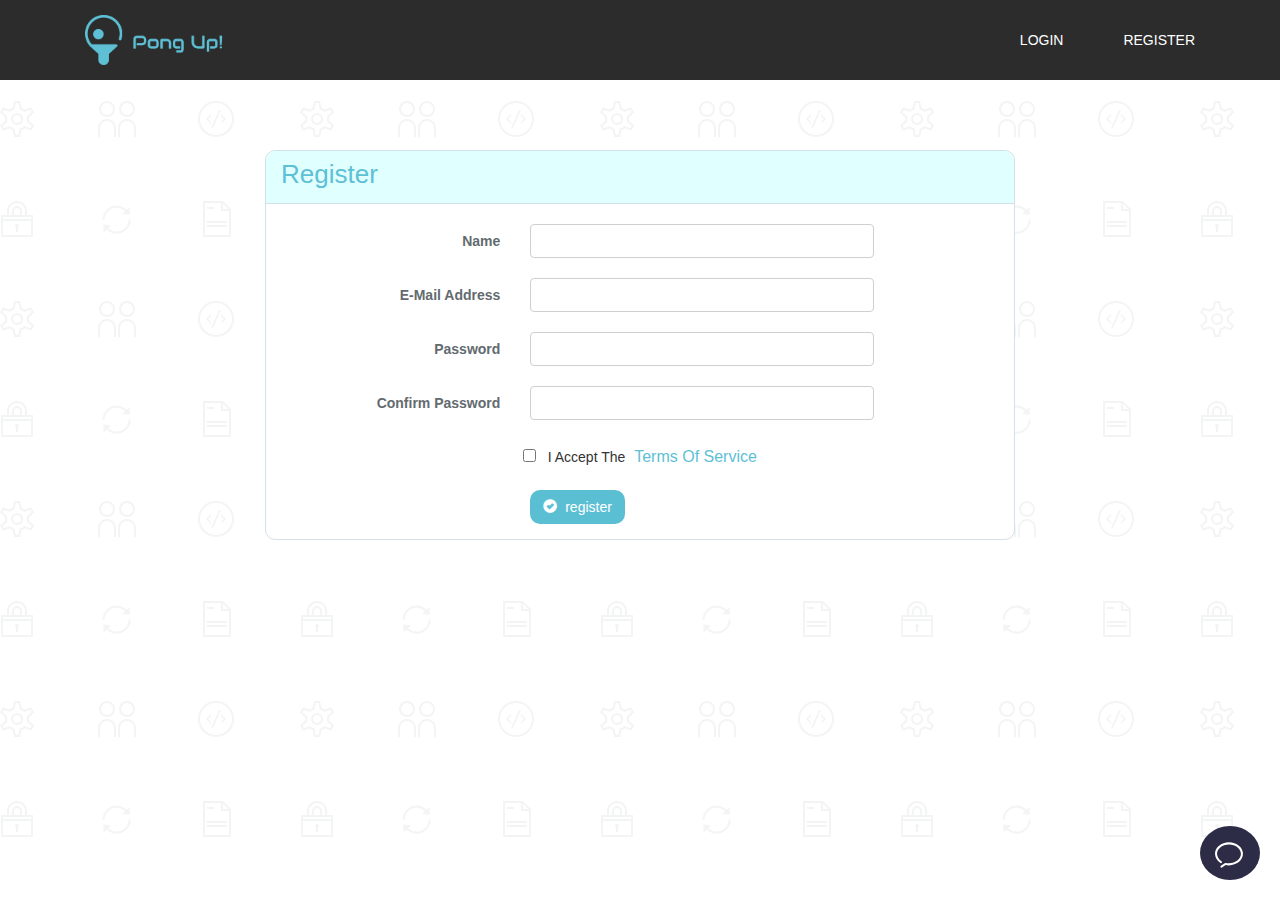
<file: PongUp/html/Register.html>
<!DOCTYPE html>
<html>
	<head>
		<meta charset="UTF-8">
		<title>PongUp!</title>
		<link rel="stylesheet" type="text/css" href="../css/bootstrap.min.css"/>
		<link rel="stylesheet" type="text/css" href="../css/register.css"/>
		<meta name="viewport" content="width=device-width, initial-scale=1, maximum-scale=1, user-scalable=no">
		
	</head>
	<body class="head-top">
		<nav class="navbar navbar-inverse nav-box navbar-fixed-top">
			<div class="container">
			    <div class="navbar-header">
			      	<button type="button" class="navbar-toggle collapsed" data-toggle="collapse" data-target="#bs-example-navbar-collapse-1" aria-expanded="false">
			        	<span class="sr-only">Toggle navigation</span>
			        	<span class="icon-bar"></span>
			        	<span class="icon-bar"></span>
			        	<span class="icon-bar"></span>
			      	</button>
			    	<a class="navbar-brand" href="../index.html">
			      		<img src="../img/logo.png" style="height: 50px;"/>
			     	</a>
			    </div>
			    <div class="collapse navbar-collapse" id="bs-example-navbar-collapse-1">
			      	<ul class="nav navbar-nav navbar-right">
			        	<li><a href="login.html">LOGIN</a></li>
			        	<li><a href="Register.html">REGISTER</a></li>
			      	</ul>
			    </div>
			</div>
		</nav>
		<div class="container">
			<div class="row">
				<div class="col-md-8 col-md-offset-2">
					<div class="current-box">
						<div class="current-head container-fluid">
							<p>Register</p>
						</div>
						<div class="current-mid text-center">
							<form>
								<div class="form-group clearfix">
									<label class="col-md-4 col-xs-12 label-1">Name</label>
									<div class="col-md-6">
										<input type="text" class="font-contral"/>
									</div>
								</div>
								<div class="form-group clearfix">
									<label class="col-md-4 col-xs-12 label-1">E-Mail Address</label>
									<div class="col-md-6">
										<input type="text" class="font-contral"/>
									</div>
								</div>
								<div class="form-group clearfix">
									<label class="col-md-4 col-xs-12 label-1">Password</label>
									<div class="col-md-6">
										<input type="text" class="font-contral"/>
									</div>
								</div>
								
								<div class="form-group clearfix">
									<label class="col-md-4 col-xs-12 label-1">Confirm Password</label>
									<div class="col-md-6">
										<input type="text" class="font-contral"/>
									</div>
								</div>
								<div class="form-group clearfix">
									<div class="col-md-8 col-md-offset-2 check">
										<input type="checkbox" />
									<span>
                        				&nbsp; I Accept The <a href="#" class="link-register">Terms Of Service</a>
									</span>
									</div>
								</div>
								<div class="form-group clearfix">
									<div class="col-md-8 col-md-offset-1 check">
										
									<button class="btn">
										<i class="glyphicon glyphicon-ok-sign"></i>&nbsp;&nbsp;register
									</button>
									
									</div>
								</div>
							</form>
							
						</div>
					</div>
				</div>
			</div>
		</div>
		<div class="e-mail-box">
			<div class="Icon" style="width: 28px; height: 28px;margin: 15px;"><svg width="67px" height="61px" viewBox="1771 1024 67 61" version="1.1" xmlns="http://www.w3.org/2000/svg" xmlns:xlink="http://www.w3.org/1999/xlink" style="width: 28px; height: 28px;"><path d="M1771.00079,1051.80396 C1771.00079,1060.37208 1775.69246,1068.30322 1783.87433,1073.56217 C1785.02065,1074.30013 1786.54515,1073.98164 1787.28574,1072.85528 C1788.02632,1071.7328 1787.70724,1070.22969 1786.56879,1069.49561 C1779.80112,1065.14552 1775.92488,1058.69807 1775.92488,1051.80396 C1775.92488,1039.27415 1788.72357,1029.07863 1804.45308,1029.07863 C1820.18259,1029.07863 1832.98128,1039.27415 1832.98128,1051.80396 C1832.98128,1064.33377 1820.18259,1074.52929 1804.45308,1074.52929 C1801.75074,1074.52929 1799.07204,1074.22633 1796.48787,1073.63208 L1795.43215,1073.38739 L1785.0049,1080.39802 C1783.8822,1081.1554 1783.59464,1082.66628 1784.35886,1083.77322 C1784.83945,1084.46069 1785.61155,1084.82967 1786.3994,1084.82967 C1786.87605,1084.82967 1787.35664,1084.69373 1787.78602,1084.4102 L1796.43666,1078.58807 C1799.05628,1079.12018 1801.7468,1079.38429 1804.45308,1079.38429 C1822.90069,1079.38429 1837.90537,1067.01373 1837.90537,1051.80396 C1837.90537,1036.59807 1822.90069,1024.22362 1804.45308,1024.22362 C1786.00547,1024.22362 1771.00079,1036.59807 1771.00079,1051.80396 Z" id="chaticon" stroke="none" fill="#FFFFFF" fill-rule="evenodd"></path></svg></div>
		</div>
		<div class="col-sm-1 message-box">
			<div class="message-head clearfix">
				<span class="title-left">Questions on PongUp?</span>
				<span class="close-right">x</span>
			</div>
			<div class="message-section">
				<div class="blank">
					<svg width="120px" height="96px" viewBox="2102 1107 120 96" version="1.1" xmlns="http://www.w3.org/2000/svg" xmlns:xlink="http://www.w3.org/1999/xlink" style="width: 40px; height: 30px;"><g stroke="none" stroke-width="1" fill="none" fill-rule="evenodd" transform="translate(2102.000000, 1107.000000)"><path d="M80,90.7402528 C58.0678857,90.7402528 40.25,74.7754226 40.25,54.9951264 C40.25,35.2148302 58.0678857,19.25 80,19.25 C82.8820899,19.25 85.7365152,19.5260009 88.527288,20.0742527 C96.1464846,21.5710563 103.112864,25.0671172 108.563551,30.1290108 C110.391496,31.8265706 112.028368,33.6819408 113.448789,35.6668636 C117.571603,41.4281632 119.75,48.0987186 119.75,54.9951264 C119.75,65.3582832 114.811425,75.1134367 106.160183,81.9152534 C104.661669,83.0934214 102.491789,82.8337298 101.313621,81.3352159 C100.135453,79.836702 100.395145,77.6668225 101.893659,76.4886544 C108.889991,70.9879682 112.847015,63.220709 112.847015,54.9951264 C112.847015,49.5452187 111.121907,44.2770866 107.835103,39.6840442 C106.684976,38.0768338 105.355132,36.5700092 103.866137,35.1872227 C99.3600828,31.0025817 93.5600293,28.0978713 87.1966197,26.8477692 C84.8445696,26.3857051 82.4357776,26.1529851 80,26.1529851 C61.8358703,26.1529851 47.1529851,39.1088372 47.1529851,54.9951264 C47.1529851,70.8814156 61.8358703,83.8372677 80,83.8372677 C83.5926278,83.8372677 87.1226564,83.3308498 90.4897574,82.3339686 C91.4516853,82.0491754 92.4899261,82.1969977 93.3341444,82.7389458 L103.998515,89.5849672 C105.602635,90.6147361 106.068238,92.7499246 105.038469,94.3540443 C104.008701,95.958164 101.873512,96.4237673 100.269392,95.3939984 L90.9010145,89.3799434 C87.3688611,90.2831546 83.7085513,90.7402528 80,90.7402528 Z" fill="#96AAB4" fill-rule="nonzero"></path><path d="M24.7306077,78.3939984 C23.126488,79.4237673 20.9912994,78.958164 19.9615305,77.3540443 C18.9317616,75.7499246 19.3973649,73.6147361 21.0014846,72.5849672 L31.6658556,65.7389458 C32.5100739,65.1969977 33.5483147,65.0491754 34.5102426,65.3339686 C37.8773436,66.3308498 41.4073722,66.8372677 45,66.8372677 C63.1641297,66.8372677 77.8470149,53.8814156 77.8470149,37.9951264 C77.8470149,22.1088372 63.1641297,9.15298507 45,9.15298507 C42.5642224,9.15298507 40.1554304,9.3857051 37.8033803,9.84776918 C31.4399707,11.0978713 25.6399172,14.0025817 21.133863,18.1872227 C19.6448676,19.5700092 18.3150241,21.0768338 17.1648966,22.6840442 C13.878093,27.2770866 12.1529851,32.5452187 12.1529851,37.9951264 C12.1529851,46.220709 16.1100092,53.9879682 23.1063413,59.4886544 C24.6048552,60.6668225 24.8645469,62.836702 23.6863788,64.3352159 C22.5082108,65.8337298 20.3383313,66.0934214 18.8398174,64.9152534 C10.1885754,58.1134367 5.25,48.3582832 5.25,37.9951264 C5.25,31.0987186 7.42839715,24.4281632 11.5512113,18.6668636 C12.9716317,16.6819408 14.6085037,14.8265706 16.4364493,13.1290108 C21.8871359,8.06711716 28.8535154,4.5710563 36.472712,3.07425275 C39.2634848,2.52600089 42.1179101,2.25 45,2.25 C66.9321143,2.25 84.75,18.2148302 84.75,37.9951264 C84.75,57.7754226 66.9321143,73.7402528 45,73.7402528 C41.2914487,73.7402528 37.6311389,73.2831546 34.0989855,72.3799434 L24.7306077,78.3939984 Z" fill="#E6EBEA" fill-rule="nonzero"></path><path d="M19.7306077,76.3939984 C18.126488,77.4237673 15.9912994,76.958164 14.9615305,75.3540443 C13.9317616,73.7499246 14.3973649,71.6147361 16.0014846,70.5849672 L26.6658556,63.7389458 C27.5100739,63.1969977 28.5483147,63.0491754 29.5102426,63.3339686 C32.8773436,64.3308498 36.4073722,64.8372677 40,64.8372677 C58.1641297,64.8372677 72.8470149,51.8814156 72.8470149,35.9951264 C72.8470149,20.1088372 58.1641297,7.15298507 40,7.15298507 C37.5642224,7.15298507 35.1554304,7.3857051 32.8033803,7.84776918 C26.4399707,9.09787134 20.6399172,12.0025817 16.133863,16.1872227 C14.6448676,17.5700092 13.3150241,19.0768338 12.1648966,20.6840442 C8.87809304,25.2770866 7.15298507,30.5452187 7.15298507,35.9951264 C7.15298507,44.220709 11.1100092,51.9879682 18.1063413,57.4886544 C19.6048552,58.6668225 19.8645469,60.836702 18.6863788,62.3352159 C17.5082108,63.8337298 15.3383313,64.0934214 13.8398174,62.9152534 C5.18857536,56.1134367 0.25,46.3582832 0.25,35.9951264 C0.25,29.0987186 2.42839715,22.4281632 6.55121128,16.6668636 C7.97163165,14.6819408 9.60850365,12.8265706 11.4364493,11.1290108 C16.8871359,6.06711716 23.8535154,2.5710563 31.472712,1.07425275 C34.2634848,0.526000892 37.1179101,0.25 40,0.25 C61.9321143,0.25 79.75,16.2148302 79.75,35.9951264 C79.75,55.7754226 61.9321143,71.7402528 40,71.7402528 C36.2914487,71.7402528 32.6311389,71.2831546 29.0989855,70.3799434 L19.7306077,76.3939984 Z" fill="#96AAB4" fill-rule="nonzero"></path></g></svg>
					<p>Just drop a message and I'll get back to you ASAP :) </p>
				</div>
				<a href="#" class="section-bottom">
					<svg viewBox="138 515 413 37" version="1.1" xmlns="http://www.w3.org/2000/svg" xmlns:xlink="http://www.w3.org/1999/xlink" style="height: 12px;"><g id="powered-by" stroke="none" stroke-width="1" fill="none" fill-rule="evenodd" transform="translate(138.000000, 515.000000)"><path d="M9.84,29.4 C8.1866584,29.4 6.8666716,29.1133362 5.88,28.54 C4.8933284,27.9666638 4.1466692,27.34667 3.64,26.68 L3.64,35.52 C3.64,35.8133348 3.5333344,36.0666656 3.32,36.28 C3.1066656,36.4933344 2.8533348,36.6 2.56,36.6 L1.08,36.6 C0.7866652,36.6 0.5333344,36.4933344 0.32,36.28 C0.1066656,36.0666656 0,35.8133348 0,35.52 L0,9.28 C0,8.9866652 0.1066656,8.7333344 0.32,8.52 C0.5333344,8.3066656 0.7866652,8.2 1.08,8.2 L2.56,8.2 C2.8533348,8.2 3.1066656,8.3066656 3.32,8.52 C3.5333344,8.7333344 3.64,8.9866652 3.64,9.28 L3.64,10.52 C4.173336,9.7999964 4.9333284,9.1666694 5.92,8.62 C6.9066716,8.0733306 8.2133252,7.8 9.84,7.8 C11.0933396,7.8 12.2599946,8.0199978 13.34,8.46 C14.4200054,8.9000022 15.359996,9.5333292 16.16,10.36 C16.960004,11.1866708 17.5999976,12.1866608 18.08,13.36 C18.5600024,14.5333392 18.8399996,15.853326 18.92,17.32 C18.9466668,17.720002 18.96,18.153331 18.96,18.62 C18.96,19.086669 18.9466668,19.519998 18.92,19.92 C18.8399996,21.386674 18.5600024,22.7066608 18.08,23.88 C17.5999976,25.0533392 16.960004,26.0466626 16.16,26.86 C15.359996,27.6733374 14.4200054,28.2999978 13.34,28.74 C12.2599946,29.1800022 11.0933396,29.4 9.84,29.4 Z M3.64,16.88 C3.6133332,17.280002 3.6,17.8066634 3.6,18.46 C3.6,19.1133366 3.6133332,19.639998 3.64,20.04 C3.7200004,21.9333428 4.2866614,23.3933282 5.34,24.42 C6.3933386,25.4466718 7.7599916,25.96 9.44,25.96 C11.2000088,25.96 12.5866616,25.4000056 13.6,24.28 C14.6133384,23.1599944 15.1733328,21.6400096 15.28,19.72 C15.3066668,18.9733296 15.3066668,18.2266704 15.28,17.48 C15.1733328,15.5599904 14.6133384,14.0400056 13.6,12.92 C12.5866616,11.7999944 11.2000088,11.24 9.44,11.24 C7.7866584,11.24 6.426672,11.7466616 5.36,12.76 C4.293328,13.7733384 3.7200004,15.146658 3.64,16.88 Z M30.74,7.8 C32.1800072,7.8 33.4599944,8.0199978 34.58,8.46 C35.7000056,8.9000022 36.659996,9.5066628 37.46,10.28 C38.260004,11.0533372 38.893331,11.9933278 39.36,13.1 C39.826669,14.2066722 40.1133328,15.4133268 40.22,16.72 C40.2466668,16.9600012 40.26,17.246665 40.26,17.58 L40.26,19.66 C40.26,19.993335 40.2466668,20.2666656 40.22,20.48 C40.086666,21.81334 39.7933356,23.0266612 39.34,24.12 C38.8866644,25.2133388 38.260004,26.1466628 37.46,26.92 C36.659996,27.6933372 35.7000056,28.2999978 34.58,28.74 C33.4599944,29.1800022 32.1800072,29.4 30.74,29.4 C29.2999928,29.4 28.0200056,29.1800022 26.9,28.74 C25.7799944,28.2999978 24.820004,27.6933372 24.02,26.92 C23.219996,26.1466628 22.586669,25.2133388 22.12,24.12 C21.653331,23.0266612 21.3666672,21.81334 21.26,20.48 C21.2333332,20.2666656 21.2133334,19.993335 21.2,19.66 C21.1866666,19.326665 21.18,18.9800018 21.18,18.62 C21.18,18.2599982 21.1866666,17.913335 21.2,17.58 C21.2133334,17.246665 21.2333332,16.9600012 21.26,16.72 C21.3666672,15.4133268 21.653331,14.2066722 22.12,13.1 C22.586669,11.9933278 23.219996,11.0533372 24.02,10.28 C24.820004,9.5066628 25.7799944,8.9000022 26.9,8.46 C28.0200056,8.0199978 29.2999928,7.8 30.74,7.8 Z M36.58,20.28 C36.6333336,19.8266644 36.66,19.2733366 36.66,18.62 C36.66,17.9666634 36.6333336,17.4000024 36.58,16.92 C36.4999996,16.119996 36.326668,15.3733368 36.06,14.68 C35.793332,13.9866632 35.4200024,13.3866692 34.94,12.88 C34.4599976,12.3733308 33.8733368,11.9733348 33.18,11.68 C32.4866632,11.3866652 31.673338,11.24 30.74,11.24 C29.806662,11.24 28.9933368,11.3866652 28.3,11.68 C27.6066632,11.9733348 27.0200024,12.3733308 26.54,12.88 C26.0599976,13.3866692 25.686668,13.9866632 25.42,14.68 C25.153332,15.3733368 24.9800004,16.119996 24.9,16.92 C24.8466664,17.4000024 24.82,17.9666634 24.82,18.62 C24.82,19.2733366 24.8466664,19.8266644 24.9,20.28 C24.9800004,21.080004 25.153332,21.8266632 25.42,22.52 C25.686668,23.2133368 26.0599976,23.8133308 26.54,24.32 C27.0200024,24.8266692 27.6066632,25.2266652 28.3,25.52 C28.9933368,25.8133348 29.806662,25.96 30.74,25.96 C31.673338,25.96 32.4866632,25.8133348 33.18,25.52 C33.8733368,25.2266652 34.4599976,24.8266692 34.94,24.32 C35.4200024,23.8133308 35.793332,23.2133368 36.06,22.52 C36.326668,21.8266632 36.4999996,21.080004 36.58,20.28 Z M62.5599999,22.52 L67.0399999,9.16 C67.1200003,8.9466656 67.2666655,8.7333344 67.4799999,8.52 C67.6933343,8.3066656 67.9999979,8.2 68.3999999,8.2 L69.7199999,8.2 C69.9866679,8.2 70.2133323,8.2933324 70.3999999,8.48 C70.5866675,8.6666676 70.6799999,8.893332 70.6799999,9.16 C70.6799999,9.2666672 70.6666667,9.3733328 70.6399999,9.48 L64.5199999,27.88 C64.4133327,28.2000016 64.2733341,28.4666656 64.0999999,28.68 C63.9266657,28.8933344 63.6666683,29 63.3199999,29 L62.0799999,29 C61.7333315,29 61.4733341,28.8866678 61.2999999,28.66 C61.1266657,28.4333322 60.9733339,28.1733348 60.8399999,27.88 L56.0799999,14.6 L51.3199999,27.88 C51.1866659,28.1733348 51.0333341,28.4333322 50.8599999,28.66 C50.6866657,28.8866678 50.4266683,29 50.0799999,29 L48.8399999,29 C48.4933315,29 48.2333341,28.8933344 48.0599999,28.68 C47.8866657,28.4666656 47.7466671,28.2000016 47.6399999,27.88 L41.5199999,9.48 C41.4933331,9.3733328 41.4799999,9.2666672 41.4799999,9.16 C41.4799999,8.893332 41.5733323,8.6666676 41.7599999,8.48 C41.9466675,8.2933324 42.1733319,8.2 42.4399999,8.2 L43.7599999,8.2 C44.1600019,8.2 44.4666655,8.3066656 44.6799999,8.52 C44.8933343,8.7333344 45.0399995,8.9466656 45.1199999,9.16 L49.5999999,22.52 L54.3999999,9.16 C54.4800003,8.9466656 54.6066657,8.7333344 54.7799999,8.52 C54.9533341,8.3066656 55.2399979,8.2 55.6399999,8.2 L56.5199999,8.2 C56.9200019,8.2 57.2066657,8.3066656 57.3799999,8.52 C57.5533341,8.7333344 57.6799995,8.9466656 57.7599999,9.16 L62.5599999,22.52 Z M71.8999999,16.6 C72.0066671,15.3733272 72.2999975,14.226672 72.7799999,13.16 C73.2600023,12.093328 73.8866627,11.160004 74.6599999,10.36 C75.4333371,9.559996 76.3599945,8.9333356 77.4399999,8.48 C78.5200053,8.0266644 79.7266599,7.8 81.0599999,7.8 C82.5000071,7.8 83.7866609,8.033331 84.9199999,8.5 C86.0533389,8.966669 87.0199959,9.6399956 87.8199999,10.52 C88.6200039,11.4000044 89.2333311,12.4666604 89.6599999,13.72 C90.0866687,14.9733396 90.2999999,16.3733256 90.2999999,17.92 L90.2999999,19 C90.2999999,19.2933348 90.1933343,19.5466656 89.9799999,19.76 C89.7666655,19.9733344 89.5133347,20.08 89.2199999,20.08 L75.4599999,20.08 L75.4599999,20.32 C75.5133335,22.1333424 76.0666613,23.5266618 77.1199999,24.5 C78.1733385,25.4733382 79.4866587,25.96 81.0599999,25.96 C82.5266739,25.96 83.6266629,25.7533354 84.3599999,25.34 C85.0933369,24.9266646 85.6866643,24.4666692 86.1399999,23.96 C86.3533343,23.7466656 86.5399991,23.6000004 86.6999999,23.52 C86.8600007,23.4399996 87.0999983,23.4 87.4199999,23.4 L88.6199999,23.4 C88.9133347,23.4 89.1799987,23.5066656 89.4199999,23.72 C89.6600011,23.9333344 89.7533335,24.1866652 89.6999999,24.48 C89.6199995,24.9600024 89.3933351,25.4866638 89.0199999,26.06 C88.6466647,26.6333362 88.1066701,27.1666642 87.3999999,27.66 C86.6933297,28.1533358 85.8133385,28.566665 84.7599999,28.9 C83.7066613,29.233335 82.4733403,29.4 81.0599999,29.4 C79.7266599,29.4 78.5266719,29.166669 77.4599999,28.7 C76.3933279,28.233331 75.4666705,27.5933374 74.6799999,26.78 C73.8933293,25.9666626 73.2600023,25.0066722 72.7799999,23.9 C72.2999975,22.7933278 72.0066671,21.5866732 71.8999999,20.28 C71.7666659,19.0533272 71.7666659,17.8266728 71.8999999,16.6 Z M75.4599999,16.72 L86.6999999,16.72 L86.6999999,16.6 C86.6999999,14.9733252 86.1866717,13.6733382 85.1599999,12.7 C84.1333281,11.7266618 82.7666751,11.24 81.0599999,11.24 C80.2866627,11.24 79.5666699,11.3666654 78.8999999,11.62 C78.2333299,11.8733346 77.6466691,12.233331 77.1399999,12.7 C76.6333307,13.166669 76.2333347,13.73333 75.9399999,14.4 C75.6466651,15.06667 75.4866667,15.799996 75.4599999,16.6 L75.4599999,16.72 Z M104,8.2 C104.293335,8.2 104.546665,8.3066656 104.76,8.52 C104.973334,8.7333344 105.08,8.9866652 105.08,9.28 L105.08,10.56 C105.08,10.8533348 104.973334,11.1066656 104.76,11.32 C104.546665,11.5333344 104.293335,11.64 104,11.64 L101.68,11.64 C98.6133178,11.64 97.0799998,13.173318 97.0799998,16.24 L97.0799998,27.92 C97.0799998,28.2133348 96.9733342,28.4666656 96.7599998,28.68 C96.5466654,28.8933344 96.2933346,29 95.9999998,29 L94.5199998,29 C94.226665,29 93.9733342,28.8933344 93.7599998,28.68 C93.5466654,28.4666656 93.4399998,28.2133348 93.4399998,27.92 L93.4399998,9.28 C93.4399998,8.9866652 93.5466654,8.7333344 93.7599998,8.52 C93.9733342,8.3066656 94.226665,8.2 94.5199998,8.2 L95.9999998,8.2 C96.2933346,8.2 96.5466654,8.3066656 96.7599998,8.52 C96.9733342,8.7333344 97.0799998,8.9866652 97.0799998,9.28 L97.0799998,10.52 C97.6133358,9.719996 98.2533294,9.1333352 98.9999998,8.76 C99.7466702,8.3866648 100.719994,8.2 101.92,8.2 L104,8.2 Z M105.46,16.6 C105.566667,15.3733272 105.859997,14.226672 106.34,13.16 C106.820002,12.093328 107.446663,11.160004 108.22,10.36 C108.993337,9.559996 109.919994,8.9333356 111,8.48 C112.080005,8.0266644 113.28666,7.8 114.62,7.8 C116.060007,7.8 117.346661,8.033331 118.48,8.5 C119.613339,8.966669 120.579996,9.6399956 121.38,10.52 C122.180004,11.4000044 122.793331,12.4666604 123.22,13.72 C123.646669,14.9733396 123.86,16.3733256 123.86,17.92 L123.86,19 C123.86,19.2933348 123.753334,19.5466656 123.54,19.76 C123.326665,19.9733344 123.073335,20.08 122.78,20.08 L109.02,20.08 L109.02,20.32 C109.073333,22.1333424 109.626661,23.5266618 110.68,24.5 C111.733338,25.4733382 113.046659,25.96 114.62,25.96 C116.086674,25.96 117.186663,25.7533354 117.92,25.34 C118.653337,24.9266646 119.246664,24.4666692 119.7,23.96 C119.913334,23.7466656 120.099999,23.6000004 120.26,23.52 C120.420001,23.4399996 120.659998,23.4 120.98,23.4 L122.18,23.4 C122.473335,23.4 122.739999,23.5066656 122.98,23.72 C123.220001,23.9333344 123.313333,24.1866652 123.26,24.48 C123.179999,24.9600024 122.953335,25.4866638 122.58,26.06 C122.206665,26.6333362 121.66667,27.1666642 120.96,27.66 C120.25333,28.1533358 119.373338,28.566665 118.32,28.9 C117.266661,29.233335 116.03334,29.4 114.62,29.4 C113.28666,29.4 112.086672,29.166669 111.02,28.7 C109.953328,28.233331 109.02667,27.5933374 108.24,26.78 C107.453329,25.9666626 106.820002,25.0066722 106.34,23.9 C105.859997,22.7933278 105.566667,21.5866732 105.46,20.28 C105.326666,19.0533272 105.326666,17.8266728 105.46,16.6 Z M109.02,16.72 L120.26,16.72 L120.26,16.6 C120.26,14.9733252 119.746672,13.6733382 118.72,12.7 C117.693328,11.7266618 116.326675,11.24 114.62,11.24 C113.846663,11.24 113.12667,11.3666654 112.46,11.62 C111.79333,11.8733346 111.206669,12.233331 110.7,12.7 C110.193331,13.166669 109.793335,13.73333 109.5,14.4 C109.206665,15.06667 109.046667,15.799996 109.02,16.6 L109.02,16.72 Z M135.08,7.8 C136.733341,7.8 138.053328,8.0866638 139.04,8.66 C140.026671,9.2333362 140.773331,9.85333 141.28,10.52 L141.28,1.68 C141.28,1.3866652 141.386665,1.1333344 141.6,0.92 C141.813334,0.7066656 142.066665,0.6 142.36,0.6 L143.84,0.6 C144.133335,0.6 144.386665,0.7066656 144.6,0.92 C144.813334,1.1333344 144.92,1.3866652 144.92,1.68 L144.92,27.92 C144.92,28.2133348 144.813334,28.4666656 144.6,28.68 C144.386665,28.8933344 144.133335,29 143.84,29 L142.36,29 C142.066665,29 141.813334,28.8933344 141.6,28.68 C141.386665,28.4666656 141.28,28.2133348 141.28,27.92 L141.28,26.68 C140.746664,27.4000036 139.986671,28.0333306 139,28.58 C138.013328,29.1266694 136.706675,29.4 135.08,29.4 C133.82666,29.4 132.660005,29.1800022 131.58,28.74 C130.499994,28.2999978 129.560004,27.6666708 128.76,26.84 C127.959996,26.0133292 127.320002,25.0133392 126.84,23.84 C126.359997,22.6666608 126.08,21.346674 126,19.88 C125.973333,19.479998 125.96,19.046669 125.96,18.58 C125.96,18.113331 125.973333,17.680002 126,17.28 C126.08,15.813326 126.359997,14.4933392 126.84,13.32 C127.320002,12.1466608 127.959996,11.1533374 128.76,10.34 C129.560004,9.5266626 130.499994,8.9000022 131.58,8.46 C132.660005,8.0199978 133.82666,7.8 135.08,7.8 Z M141.28,20.32 C141.306667,19.919998 141.32,19.3933366 141.32,18.74 C141.32,18.0866634 141.306667,17.560002 141.28,17.16 C141.199999,15.2666572 140.633338,13.8066718 139.58,12.78 C138.526661,11.7533282 137.160008,11.24 135.48,11.24 C133.719991,11.24 132.333338,11.7999944 131.32,12.92 C130.306661,14.0400056 129.746667,15.5599904 129.64,17.48 C129.613333,18.2266704 129.613333,18.9733296 129.64,19.72 C129.746667,21.6400096 130.306661,23.1599944 131.32,24.28 C132.333338,25.4000056 133.719991,25.96 135.48,25.96 C137.133341,25.96 138.493328,25.4533384 139.56,24.44 C140.626672,23.4266616 141.199999,22.053342 141.28,20.32 Z M167.12,7.8 C168.373339,7.8 169.539994,8.0199978 170.62,8.46 C171.700005,8.9000022 172.639996,9.5266626 173.44,10.34 C174.240004,11.1533374 174.879997,12.1466608 175.36,13.32 C175.840002,14.4933392 176.119999,15.813326 176.2,17.28 C176.226666,17.680002 176.24,18.113331 176.24,18.58 C176.24,19.046669 176.226666,19.479998 176.2,19.88 C176.119999,21.346674 175.840002,22.6666608 175.36,23.84 C174.879997,25.0133392 174.240004,26.0133292 173.44,26.84 C172.639996,27.6666708 171.700005,28.2999978 170.62,28.74 C169.539994,29.1800022 168.373339,29.4 167.12,29.4 C165.493325,29.4 164.186671,29.1266694 163.2,28.58 C162.213328,28.0333306 161.453336,27.4000036 160.92,26.68 L160.92,27.92 C160.92,28.2133348 160.813334,28.4666656 160.6,28.68 C160.386665,28.8933344 160.133334,29 159.84,29 L158.36,29 C158.066665,29 157.813334,28.8933344 157.6,28.68 C157.386665,28.4666656 157.28,28.2133348 157.28,27.92 L157.28,1.68 C157.28,1.3866652 157.386665,1.1333344 157.6,0.92 C157.813334,0.7066656 158.066665,0.6 158.36,0.6 L159.84,0.6 C160.133334,0.6 160.386665,0.7066656 160.6,0.92 C160.813334,1.1333344 160.92,1.3866652 160.92,1.68 L160.92,10.52 C161.426669,9.85333 162.173328,9.2333362 163.16,8.66 C164.146671,8.0866638 165.466658,7.8 167.12,7.8 Z M160.92,20.32 C161.053334,22.053342 161.639994,23.4266616 162.68,24.44 C163.720005,25.4533384 165.066658,25.96 166.72,25.96 C168.480008,25.96 169.859995,25.4000056 170.86,24.28 C171.860005,23.1599944 172.426666,21.6400096 172.56,19.72 C172.586666,18.9733296 172.586666,18.2266704 172.56,17.48 C172.426666,15.5599904 171.860005,14.0400056 170.86,12.92 C169.859995,11.7999944 168.480008,11.24 166.72,11.24 C165.039991,11.24 163.693338,11.7533282 162.68,12.78 C161.666661,13.8066718 161.08,15.2666572 160.92,17.16 C160.866666,17.560002 160.84,18.0866634 160.84,18.74 C160.84,19.3933366 160.866666,19.919998 160.92,20.32 Z M185.62,35.64 C185.539999,35.8533344 185.406667,36.0666656 185.22,36.28 C185.033332,36.4933344 184.780001,36.6 184.46,36.6 L182.82,36.6 C182.553332,36.6 182.326667,36.5066676 182.14,36.32 C181.953332,36.1333324 181.86,35.906668 181.86,35.64 C181.86,35.5333328 181.873333,35.4400004 181.9,35.36 L185.74,27 L177.82,9.44 C177.793333,9.3599996 177.78,9.2666672 177.78,9.16 C177.78,8.893332 177.873332,8.6666676 178.06,8.48 C178.246667,8.2933324 178.473332,8.2 178.74,8.2 L180.38,8.2 C180.700001,8.2 180.953332,8.3066656 181.14,8.52 C181.326667,8.7333344 181.459999,8.9466656 181.54,9.16 L187.7,22.76 L193.94,9.16 C194.02,8.9466656 194.153332,8.7333344 194.34,8.52 C194.526667,8.3066656 194.779998,8.2 195.1,8.2 L196.74,8.2 C197.006668,8.2 197.233332,8.2933324 197.42,8.48 C197.606667,8.6666676 197.7,8.893332 197.7,9.16 C197.7,9.2666672 197.686666,9.3599996 197.66,9.44 L185.62,35.64 Z" id="powered" fill="#CAD4D9"></path><path d="M224,33.4693878 C233.36449,33.4693878 241,26.6763157 241,18.2346939 C241,9.79307204 233.36449,3 224,3 C222.758934,3 221.534517,3.11922539 220.341766,3.35354318 C217.063562,3.9975517 214.085059,5.50078043 211.764283,7.65601798 C210.984943,8.37976812 210.286439,9.17114439 209.680127,10.0184162 C207.940774,12.4490207 207,15.2794871 207,18.2346939 C207,22.6869108 209.141138,26.8212304 212.791117,29.6909322 C213.225281,30.0322825 213.853959,29.9570421 214.19531,29.522878 C214.53666,29.088714 214.46142,28.4600354 214.027256,28.1186851 C210.845557,25.6171559 209,22.0535746 209,18.2346939 C209,15.7043765 209.806093,13.2791198 211.306578,11.1823129 C211.834196,10.44501 212.443637,9.75453888 213.125263,9.12153233 C215.17148,7.2212704 217.811583,5.88882975 220.727301,5.31603227 C221.793106,5.10665297 222.888408,5 224,5 C232.308622,5 239,10.953107 239,18.2346939 C239,25.5162807 232.308622,31.4693878 224,31.4693878 C222.357583,31.4693878 220.752236,31.2365088 219.228213,30.7852989 C218.949514,30.7027858 218.648705,30.7456143 218.40411,30.9026328 L213.703367,33.920287 C213.238606,34.2186416 213.103707,34.8372692 213.402062,35.3020304 C213.700416,35.7667916 214.319044,35.9016907 214.783805,35.603336 L219.105847,32.8287898 C220.6799,33.2519215 222.324025,33.4693878 224,33.4693878 Z" id="icon" stroke="#CAD4D9" stroke-width="1.5" fill="#CAD4D9" fill-rule="nonzero"></path><path d="M258.84,23.24 C258.84,22.7333308 258.700001,22.313335 258.42,21.98 C258.139999,21.646665 257.720003,21.3600012 257.16,21.12 C256.599997,20.8799988 255.886671,20.6533344 255.02,20.44 C254.153329,20.2266656 253.146672,20.0000012 252,19.76 C249.839989,19.3066644 248.326671,18.5533386 247.46,17.5 C246.593329,16.4466614 246.16,15.2133404 246.16,13.8 C246.16,12.999996 246.319998,12.2400036 246.64,11.52 C246.960002,10.7999964 247.439997,10.1600028 248.08,9.6 C248.720003,9.0399972 249.526662,8.6000016 250.5,8.28 C251.473338,7.9599984 252.613327,7.8 253.92,7.8 C255.226673,7.8 256.366662,7.9466652 257.34,8.24 C258.313338,8.5333348 259.13333,8.9066644 259.8,9.36 C260.46667,9.8133356 260.973332,10.2999974 261.32,10.82 C261.666668,11.3400026 261.853333,11.8399976 261.88,12.32 C261.906667,12.6133348 261.806668,12.8666656 261.58,13.08 C261.353332,13.2933344 261.093335,13.4 260.8,13.4 L259.48,13.4 C259.319999,13.4 259.126668,13.366667 258.9,13.3 C258.673332,13.233333 258.466668,13.0800012 258.28,12.84 C257.933332,12.3866644 257.420003,12.0066682 256.74,11.7 C256.059997,11.3933318 255.120006,11.24 253.92,11.24 C252.693327,11.24 251.700004,11.4666644 250.94,11.92 C250.179996,12.3733356 249.8,12.999996 249.8,13.8 C249.8,14.3066692 249.906666,14.7133318 250.12,15.02 C250.333334,15.3266682 250.679998,15.5933322 251.16,15.82 C251.640002,16.0466678 252.273329,16.2533324 253.06,16.44 C253.846671,16.6266676 254.826661,16.853332 256,17.12 C257.226673,17.386668 258.253329,17.7266646 259.08,18.14 C259.906671,18.5533354 260.573331,19.0199974 261.08,19.54 C261.586669,20.0600026 261.946666,20.6333302 262.16,21.26 C262.373334,21.8866698 262.48,22.5466632 262.48,23.24 C262.48,24.040004 262.286669,24.8133296 261.9,25.56 C261.513331,26.3066704 260.960004,26.9599972 260.24,27.52 C259.519996,28.0800028 258.646672,28.5333316 257.62,28.88 C256.593328,29.2266684 255.426673,29.4 254.12,29.4 C252.813327,29.4 251.653338,29.2400016 250.64,28.92 C249.626662,28.5999984 248.760004,28.206669 248.04,27.74 C247.319996,27.273331 246.766669,26.7666694 246.38,26.22 C245.993331,25.6733306 245.786667,25.1600024 245.76,24.68 C245.733333,24.3866652 245.826666,24.1333344 246.04,23.92 C246.253334,23.7066656 246.519998,23.6 246.84,23.6 L248.28,23.6 C248.440001,23.6 248.626666,23.6199998 248.84,23.66 C249.053334,23.7000002 249.253332,23.853332 249.44,24.12 C249.866669,24.7066696 250.45333,25.1599984 251.2,25.48 C251.94667,25.8000016 252.919994,25.96 254.12,25.96 C254.70667,25.96 255.286664,25.893334 255.86,25.76 C256.433336,25.626666 256.939998,25.4400012 257.38,25.2 C257.820002,24.9599988 258.173332,24.673335 258.44,24.34 C258.706668,24.006665 258.84,23.640002 258.84,23.24 Z M269.38,10.52 C269.620001,10.1999984 269.899998,9.873335 270.22,9.54 C270.540002,9.206665 270.906665,8.9133346 271.32,8.66 C271.733335,8.4066654 272.219997,8.2000008 272.78,8.04 C273.340003,7.8799992 273.99333,7.8 274.74,7.8 C276.366675,7.8 277.713328,8.099997 278.78,8.7 C279.846672,9.300003 280.686664,10.1599944 281.3,11.28 C281.646668,10.7999976 282.013331,10.3466688 282.4,9.92 C282.786669,9.4933312 283.239997,9.1200016 283.76,8.8 C284.280003,8.4799984 284.866663,8.2333342 285.52,8.06 C286.173337,7.8866658 286.939996,7.8 287.82,7.8 C290.513347,7.8 292.473327,8.6066586 293.7,10.22 C294.926673,11.8333414 295.54,14.039986 295.54,16.84 L295.54,27.92 C295.54,28.2133348 295.433334,28.4666656 295.22,28.68 C295.006666,28.8933344 294.753335,29 294.46,29 L292.98,29 C292.686665,29 292.433334,28.8933344 292.22,28.68 C292.006666,28.4666656 291.9,28.2133348 291.9,27.92 L291.9,17.24 C291.9,15.1866564 291.500004,13.6733382 290.7,12.7 C289.899996,11.7266618 288.726674,11.24 287.18,11.24 C285.76666,11.24 284.626671,11.706662 283.76,12.64 C282.893329,13.573338 282.46,15.0133236 282.46,16.96 L282.46,27.92 C282.46,28.2133348 282.353334,28.4666656 282.14,28.68 C281.926666,28.8933344 281.673335,29 281.38,29 L279.9,29 C279.606665,29 279.353334,28.8933344 279.14,28.68 C278.926666,28.4666656 278.82,28.2133348 278.82,27.92 L278.82,17.24 C278.82,15.1866564 278.420004,13.6733382 277.62,12.7 C276.819996,11.7266618 275.646674,11.24 274.1,11.24 C272.68666,11.24 271.546671,11.706662 270.68,12.64 C269.813329,13.573338 269.38,15.0133236 269.38,16.96 L269.38,27.92 C269.38,28.2133348 269.273334,28.4666656 269.06,28.68 C268.846666,28.8933344 268.593335,29 268.3,29 L266.82,29 C266.526665,29 266.273334,28.8933344 266.06,28.68 C265.846666,28.4666656 265.74,28.2133348 265.74,27.92 L265.74,9.28 C265.74,8.9866652 265.846666,8.7333344 266.06,8.52 C266.273334,8.3066656 266.526665,8.2 266.82,8.2 L268.3,8.2 C268.593335,8.2 268.846666,8.3066656 269.06,8.52 C269.273334,8.7333344 269.38,8.9866652 269.38,9.28 L269.38,10.52 Z M298.36,23.76 C298.36,22.693328 298.573331,21.760004 299,20.96 C299.426669,20.159996 300.01333,19.4800028 300.76,18.92 C301.50667,18.3599972 302.379995,17.9066684 303.38,17.56 C304.380005,17.2133316 305.439994,16.9466676 306.56,16.76 L312.2,15.84 L312.2,15.32 C312.2,13.9599932 311.753338,12.9400034 310.86,12.26 C309.966662,11.5799966 308.85334,11.24 307.52,11.24 C306.346661,11.24 305.460003,11.4533312 304.86,11.88 C304.259997,12.3066688 303.746669,12.8133304 303.32,13.4 C303.159999,13.6133344 302.986668,13.7599996 302.8,13.84 C302.613332,13.9200004 302.360002,13.96 302.04,13.96 L300.84,13.96 C300.546665,13.96 300.286668,13.8533344 300.06,13.64 C299.833332,13.4266656 299.733333,13.1733348 299.76,12.88 C299.813334,12.2933304 300.046665,11.6933364 300.46,11.08 C300.873335,10.4666636 301.43333,9.9200024 302.14,9.44 C302.84667,8.9599976 303.659995,8.5666682 304.58,8.26 C305.500005,7.9533318 306.479995,7.8 307.52,7.8 C308.720006,7.8 309.833328,7.9733316 310.86,8.32 C311.886672,8.6666684 312.766663,9.17333 313.5,9.84 C314.233337,10.50667 314.806665,11.3333284 315.22,12.32 C315.633335,13.3066716 315.84,14.4399936 315.84,15.72 L315.84,27.92 C315.84,28.2133348 315.733334,28.4666656 315.52,28.68 C315.306666,28.8933344 315.053335,29 314.76,29 L313.28,29 C312.986665,29 312.733334,28.8933344 312.52,28.68 C312.306666,28.4666656 312.2,28.2133348 312.2,27.92 L312.2,26.28 C311.959999,26.7866692 311.586669,27.2333314 311.08,27.62 C310.573331,28.0066686 309.993337,28.333332 309.34,28.6 C308.686663,28.866668 308.00667,29.066666 307.3,29.2 C306.59333,29.333334 305.933336,29.4 305.32,29.4 C304.279995,29.4 303.326671,29.2533348 302.46,28.96 C301.593329,28.6666652 300.860003,28.2733358 300.26,27.78 C299.659997,27.2866642 299.193335,26.6933368 298.86,26 C298.526665,25.3066632 298.36,24.560004 298.36,23.76 Z M305.72,25.96 C306.680005,25.96 307.559996,25.8133348 308.36,25.52 C309.160004,25.2266652 309.846664,24.8200026 310.42,24.3 C310.993336,23.7799974 311.433332,23.1600036 311.74,22.44 C312.046668,21.7199964 312.2,20.9200044 312.2,20.04 L312.2,19.04 L307.48,19.8 C305.799992,20.066668 304.466672,20.4933304 303.48,21.08 C302.493328,21.6666696 302,22.426662 302,23.36 C302,23.6533348 302.066666,23.9466652 302.2,24.24 C302.333334,24.5333348 302.546665,24.813332 302.84,25.08 C303.133335,25.346668 303.513331,25.5599992 303.98,25.72 C304.446669,25.8800008 305.026663,25.96 305.72,25.96 Z M323.82,27.92 C323.82,28.2133348 323.713334,28.4666656 323.5,28.68 C323.286666,28.8933344 323.033335,29 322.74,29 L321.26,29 C320.966665,29 320.713334,28.8933344 320.5,28.68 C320.286666,28.4666656 320.18,28.2133348 320.18,27.92 L320.18,1.68 C320.18,1.3866652 320.286666,1.1333344 320.5,0.92 C320.713334,0.7066656 320.966665,0.6 321.26,0.6 L322.74,0.6 C323.033335,0.6 323.286666,0.7066656 323.5,0.92 C323.713334,1.1333344 323.82,1.3866652 323.82,1.68 L323.82,27.92 Z M331.96,27.92 C331.96,28.2133348 331.853334,28.4666656 331.64,28.68 C331.426666,28.8933344 331.173335,29 330.88,29 L329.4,29 C329.106665,29 328.853334,28.8933344 328.64,28.68 C328.426666,28.4666656 328.32,28.2133348 328.32,27.92 L328.32,1.68 C328.32,1.3866652 328.426666,1.1333344 328.64,0.92 C328.853334,0.7066656 329.106665,0.6 329.4,0.6 L330.88,0.6 C331.173335,0.6 331.426666,0.7066656 331.64,0.92 C331.853334,1.1333344 331.96,1.3866652 331.96,1.68 L331.96,27.92 Z M339.14,20 C339.246667,21.066672 339.479998,21.9733296 339.84,22.72 C340.200002,23.4666704 340.639997,24.0799976 341.16,24.56 C341.680003,25.0400024 342.259997,25.3933322 342.9,25.62 C343.540003,25.8466678 344.19333,25.96 344.86,25.96 C346.140006,25.96 347.233329,25.7200024 348.14,25.24 C349.046671,24.7599976 349.753331,23.9600056 350.26,22.84 C350.446668,22.4133312 350.639999,22.1266674 350.84,21.98 C351.040001,21.8333326 351.286665,21.76 351.58,21.76 L352.78,21.76 C353.073335,21.76 353.333332,21.8666656 353.56,22.08 C353.786668,22.2933344 353.886667,22.5466652 353.86,22.84 C353.833333,23.4800032 353.626669,24.1799962 353.24,24.94 C352.853331,25.7000038 352.280004,26.4066634 351.52,27.06 C350.759996,27.7133366 349.826672,28.2666644 348.72,28.72 C347.613328,29.1733356 346.326674,29.4 344.86,29.4 C343.393326,29.4 342.093339,29.1600024 340.96,28.68 C339.826661,28.1999976 338.866671,27.5466708 338.08,26.72 C337.293329,25.8933292 336.680002,24.9200056 336.24,23.8 C335.799998,22.6799944 335.553334,21.4800064 335.5,20.2 C335.473333,19.7733312 335.453333,19.2466698 335.44,18.62 C335.426667,17.9933302 335.446666,17.4533356 335.5,17 C335.606667,15.7199936 335.879998,14.5200056 336.32,13.4 C336.760002,12.2799944 337.366663,11.3066708 338.14,10.48 C338.913337,9.6533292 339.859994,9.0000024 340.98,8.52 C342.100006,8.0399976 343.393326,7.8 344.86,7.8 C346.326674,7.8 347.613328,8.0266644 348.72,8.48 C349.826672,8.9333356 350.759996,9.4866634 351.52,10.14 C352.280004,10.7933366 352.853331,11.4999962 353.24,12.26 C353.626669,13.0200038 353.833333,13.7199968 353.86,14.36 C353.886667,14.6533348 353.786668,14.9066656 353.56,15.12 C353.333332,15.3333344 353.073335,15.44 352.78,15.44 L351.58,15.44 C351.286665,15.44 351.040001,15.3666674 350.84,15.22 C350.639999,15.0733326 350.446668,14.7866688 350.26,14.36 C349.753331,13.2399944 349.046671,12.4400024 348.14,11.96 C347.233329,11.4799976 346.140006,11.24 344.86,11.24 C344.19333,11.24 343.533337,11.3533322 342.88,11.58 C342.226663,11.8066678 341.640003,12.1599976 341.12,12.64 C340.599997,13.1200024 340.160002,13.7333296 339.8,14.48 C339.439998,15.2266704 339.22,16.133328 339.14,17.2 C339.06,18.1866716 339.06,19.1199956 339.14,20 Z M375.64,27.92 C375.64,28.2133348 375.533334,28.4666656 375.32,28.68 C375.106666,28.8933344 374.853335,29 374.56,29 L373.08,29 C372.786665,29 372.533334,28.8933344 372.32,28.68 C372.106666,28.4666656 372,28.2133348 372,27.92 L372,17.36 C372,15.3066564 371.506672,13.7733384 370.52,12.76 C369.533328,11.7466616 368.160009,11.24 366.4,11.24 C364.719992,11.24 363.366672,11.7466616 362.34,12.76 C361.313328,13.7733384 360.8,15.3066564 360.8,17.36 L360.8,27.92 C360.8,28.2133348 360.693334,28.4666656 360.48,28.68 C360.266666,28.8933344 360.013335,29 359.72,29 L358.24,29 C357.946665,29 357.693334,28.8933344 357.48,28.68 C357.266666,28.4666656 357.16,28.2133348 357.16,27.92 L357.16,1.68 C357.16,1.3866652 357.266666,1.1333344 357.48,0.92 C357.693334,0.7066656 357.946665,0.6 358.24,0.6 L359.72,0.6 C360.013335,0.6 360.266666,0.7066656 360.48,0.92 C360.693334,1.1333344 360.8,1.3866652 360.8,1.68 L360.8,10.52 C361.306669,9.85333 362.059995,9.2333362 363.06,8.66 C364.060005,8.0866638 365.373325,7.8 367,7.8 C368.25334,7.8 369.413328,8.0066646 370.48,8.42 C371.546672,8.8333354 372.459996,9.4199962 373.22,10.18 C373.980004,10.9400038 374.573331,11.8799944 375,13 C375.426669,14.1200056 375.64,15.3733264 375.64,16.76 L375.64,27.92 Z M378.46,23.76 C378.46,22.693328 378.673331,21.760004 379.1,20.96 C379.526669,20.159996 380.11333,19.4800028 380.86,18.92 C381.60667,18.3599972 382.479995,17.9066684 383.48,17.56 C384.480005,17.2133316 385.539994,16.9466676 386.66,16.76 L392.3,15.84 L392.3,15.32 C392.3,13.9599932 391.853338,12.9400034 390.96,12.26 C390.066662,11.5799966 388.95334,11.24 387.62,11.24 C386.446661,11.24 385.560003,11.4533312 384.96,11.88 C384.359997,12.3066688 383.846669,12.8133304 383.42,13.4 C383.259999,13.6133344 383.086668,13.7599996 382.9,13.84 C382.713332,13.9200004 382.460002,13.96 382.14,13.96 L380.94,13.96 C380.646665,13.96 380.386668,13.8533344 380.16,13.64 C379.933332,13.4266656 379.833333,13.1733348 379.86,12.88 C379.913334,12.2933304 380.146665,11.6933364 380.56,11.08 C380.973335,10.4666636 381.53333,9.9200024 382.24,9.44 C382.94667,8.9599976 383.759995,8.5666682 384.68,8.26 C385.600005,7.9533318 386.579995,7.8 387.62,7.8 C388.820006,7.8 389.933328,7.9733316 390.96,8.32 C391.986672,8.6666684 392.866663,9.17333 393.6,9.84 C394.333337,10.50667 394.906665,11.3333284 395.32,12.32 C395.733335,13.3066716 395.94,14.4399936 395.94,15.72 L395.94,27.92 C395.94,28.2133348 395.833334,28.4666656 395.62,28.68 C395.406666,28.8933344 395.153335,29 394.86,29 L393.38,29 C393.086665,29 392.833334,28.8933344 392.62,28.68 C392.406666,28.4666656 392.3,28.2133348 392.3,27.92 L392.3,26.28 C392.059999,26.7866692 391.686669,27.2333314 391.18,27.62 C390.673331,28.0066686 390.093337,28.333332 389.44,28.6 C388.786663,28.866668 388.10667,29.066666 387.4,29.2 C386.69333,29.333334 386.033336,29.4 385.42,29.4 C384.379995,29.4 383.426671,29.2533348 382.56,28.96 C381.693329,28.6666652 380.960003,28.2733358 380.36,27.78 C379.759997,27.2866642 379.293335,26.6933368 378.96,26 C378.626665,25.3066632 378.46,24.560004 378.46,23.76 Z M385.82,25.96 C386.780005,25.96 387.659996,25.8133348 388.46,25.52 C389.260004,25.2266652 389.946664,24.8200026 390.52,24.3 C391.093336,23.7799974 391.533332,23.1600036 391.84,22.44 C392.146668,21.7199964 392.3,20.9200044 392.3,20.04 L392.3,19.04 L387.58,19.8 C385.899992,20.066668 384.566672,20.4933304 383.58,21.08 C382.593328,21.6666696 382.1,22.426662 382.1,23.36 C382.1,23.6533348 382.166666,23.9466652 382.3,24.24 C382.433334,24.5333348 382.646665,24.813332 382.94,25.08 C383.233335,25.346668 383.613331,25.5599992 384.08,25.72 C384.546669,25.8800008 385.126663,25.96 385.82,25.96 Z M405.48,22 C405.48,22.5066692 405.526666,22.9799978 405.62,23.42 C405.713334,23.8600022 405.879999,24.2399984 406.12,24.56 C406.360001,24.8800016 406.699998,25.1266658 407.14,25.3 C407.580002,25.4733342 408.146663,25.56 408.84,25.56 L410.96,25.56 C411.253335,25.56 411.506666,25.6666656 411.72,25.88 C411.933334,26.0933344 412.04,26.3466652 412.04,26.64 L412.04,27.92 C412.04,28.2133348 411.933334,28.4666656 411.72,28.68 C411.506666,28.8933344 411.253335,29 410.96,29 L408.44,29 C406.119988,29 404.440005,28.400006 403.4,27.2 C402.359995,25.999994 401.84,24.266678 401.84,22 L401.84,11.64 L398.88,11.64 C398.586665,11.64 398.333334,11.5333344 398.12,11.32 C397.906666,11.1066656 397.8,10.8533348 397.8,10.56 L397.8,9.28 C397.8,8.9866652 397.906666,8.7333344 398.12,8.52 C398.333334,8.3066656 398.586665,8.2 398.88,8.2 L401.84,8.2 L401.84,1.68 C401.84,1.3866652 401.946666,1.1333344 402.16,0.92 C402.373334,0.7066656 402.626665,0.6 402.92,0.6 L404.4,0.6 C404.693335,0.6 404.946666,0.7066656 405.16,0.92 C405.373334,1.1333344 405.48,1.3866652 405.48,1.68 L405.48,8.2 L410.56,8.2 C410.853335,8.2 411.106666,8.3066656 411.32,8.52 C411.533334,8.7333344 411.64,8.9866652 411.64,9.28 L411.64,10.56 C411.64,10.8533348 411.533334,11.1066656 411.32,11.32 C411.106666,11.5333344 410.853335,11.64 410.56,11.64 L405.48,11.64 L405.48,22 Z" id="smallchat" fill="#CAD4D9"></path></g></svg>
					
				</a>
			</div>
			
			<div class="message-foot">
				<textarea  placeholder="Send a message..."></textarea>
				<button class="input-button-emjoy">
					<div class="Icon" style="width: 18px; height: 18px;"><svg width="56px" height="56px" viewBox="1332 47 56 56" version="1.1" xmlns="http://www.w3.org/2000/svg" xmlns:xlink="http://www.w3.org/1999/xlink" style="width: 18px; height: 18px;"><g id="emoji" stroke="none" stroke-width="1" fill="none" fill-rule="evenodd" transform="translate(1332.000000, 47.000000)"><path d="M28,56 C12.536027,56 0,43.463973 0,28 C0,12.536027 12.536027,0 28,0 C43.463973,0 56,12.536027 56,28 C56,43.463973 43.463973,56 28,56 Z M28,50 C40.1502645,50 50,40.1502645 50,28 C50,15.8497355 40.1502645,6 28,6 C15.8497355,6 6,15.8497355 6,28 C6,40.1502645 15.8497355,50 28,50 Z" id="Oval-8" fill="#96AAB4" fill-rule="nonzero"></path><path d="M28,47 C18.0588745,47 10,38.9411255 10,29 C10,27.5224898 11.5469487,26.5550499 12.8754068,27.2017612 C13.0116063,27.2662365 13.0926181,27.3037345 13.1866998,27.3464814 C13.4611235,27.4711684 13.7819537,27.6111958 14.1451774,27.7627577 C15.1908595,28.199088 16.3591406,28.6365764 17.6173846,29.0449298 C21.1841638,30.2025005 24.7379224,30.8945075 28,30.8945075 C31.2620776,30.8945075 34.8158362,30.2025005 38.3826154,29.0449298 C39.6408594,28.6365764 40.8091405,28.199088 41.8548226,27.7627577 C42.2180463,27.6111958 42.5388765,27.4711684 42.8133002,27.3464814 C42.9073819,27.3037345 42.9883937,27.2662365 43.0558366,27.2344634 C44.4530513,26.5550499 46,27.5224898 46,29 C46,38.9411255 37.9411255,47 28,47 Z M28,43 C34.6510529,43 40.2188483,38.3620234 41.6456177,32.1438387 C40.9980758,32.3847069 40.320642,32.6213409 39.6173846,32.8495777 C35.6841638,34.1260741 31.7379224,34.8945075 28,34.8945075 C24.2620776,34.8945075 20.3158362,34.1260741 16.3826154,32.8495777 C15.679358,32.6213409 15.0019242,32.3847069 14.3543823,32.1438387 C15.7811517,38.3620234 21.3489471,43 28,43 Z" id="Oval-8" fill="#96AAB4" fill-rule="nonzero"></path><path d="M19,15 L19,20 C19,21.1045695 19.8954305,22 21,22 C22.1045695,22 23,21.1045695 23,20 L23,15 C23,13.8954305 22.1045695,13 21,13 C19.8954305,13 19,13.8954305 19,15 Z" id="Line" fill="#96AAB4" fill-rule="nonzero"></path><path d="M32,15 L32,20 C32,21.1045695 32.8954305,22 34,22 C35.1045695,22 36,21.1045695 36,20 L36,15 C36,13.8954305 35.1045695,13 34,13 C32.8954305,13 32,13.8954305 32,15 Z" id="Line-Copy-2" fill="#96AAB4" fill-rule="nonzero"></path></g></svg></div>
				</button>
				<button class="input-button-send">
					<div class="Icon" style="width: 18px; height: 18px;"><svg width="57px" height="54px" viewBox="1496 193 57 54" version="1.1" xmlns="http://www.w3.org/2000/svg" xmlns:xlink="http://www.w3.org/1999/xlink" style="width: 18px; height: 18px;"><g id="Group-9-Copy-3" stroke="none" stroke-width="1" fill="none" fill-rule="evenodd" transform="translate(1523.000000, 220.000000) rotate(-270.000000) translate(-1523.000000, -220.000000) translate(1499.000000, 193.000000)"><path d="M5.42994667,44.5306122 L16.5955554,44.5306122 L21.049938,20.423658 C21.6518463,17.1661523 26.3121212,17.1441362 26.9447801,20.3958097 L31.6405465,44.5306122 L42.5313185,44.5306122 L23.9806326,7.0871633 L5.42994667,44.5306122 Z M22.0420732,48.0757124 C21.779222,49.4982538 20.5386331,50.5306122 19.0920112,50.5306122 L1.59009899,50.5306122 C-1.20169244,50.5306122 -2.87079654,47.7697069 -1.64625638,45.2980459 L20.8461928,-0.101616237 C22.1967178,-2.8275701 25.7710778,-2.81438868 27.1150723,-0.101616237 L49.6075215,45.2980459 C50.8414042,47.7885641 49.1422456,50.5306122 46.3613062,50.5306122 L29.1679835,50.5306122 C27.7320366,50.5306122 26.4974445,49.5130766 26.2232033,48.1035608 L24.0760553,37.0678766 L22.0420732,48.0757124 Z" id="sendicon" fill="#96AAB4" fill-rule="nonzero"></path></g></svg></div>
				</button>
			</div>
		</div>
		
		<script src="../js/jquery-3.2.1.min.js"></script>
		<script src="../js/bootstrap.min.js"></script>
		<script src="../js/style.js"></script>
	</body>
</html>
</file>
<file: mogujie/css/style1.css>
/*设置最小屏幕宽度*/
body{
	min-width: 1340px;
}
/*顶部导航栏*/
.wrap{
	width: 100%;
	height: 31px;
	background: #f2f2f2;
	margin: auto;
	line-height: 31px;
	border-bottom: 1px solid #dddddd;
	font-size: 12px;
	z-index: 1;
	
}
/*蘑菇街主页logo*/
.header-logo{
	margin-left: 100px;
	padding: 0 20px;
	background: url(../img/pic.png)no-repeat -4px -241px;
	
}
/*用户主页的logo*/
.header-logo-user{
	margin-left: 200px;
	padding: 0 20px;
	background: url(../img/pic.png)no-repeat -4px -241px;
	
}
.header-mid-mycart{
	width: 100%;
	height: 96px;
	background: #f2f2f2;
	border-bottom: 2px solid #dddddd;
	/*position: absolute;*/
	/*z-index: -1;*/
}
/*蘑菇街我的订单图片*/
.head-list2{
	background: url(../img/pic.png) no-repeat -2px -535px;
	padding: 0 20px;
}
/*购物车图片*/
.head-list3{
	background: url(../img/pic.png) no-repeat -4px -428px;
	padding: 0 20px;
	
}
/*小店图片*/
.head-list5{
	background: url(../img/pic.png) no-repeat -4px -576px;
	padding: 0 23px;
	
}
/*顶部导航栏a标签*/
.wrap a{
	color: #000000;
	text-decoration: none;
	/*font-size: 12px;*/
}
/*导航栏ul*/
.head{
	float: right;
	margin-right: 80px;	
}
/*设置导航栏ul的li子元素*/
.wrap .head>li{
	float: left;
	width: 100px;
	height: 29px;
	margin-top: 3px;
	text-align: center;
	border-right: 1px solid #dddddd;
}
/*客户服务与上架后台的下拉框*/
.head-left,.head-right{
	width: 100px;
	height: 96px;
	border: 1px solid #FFFFFF;
	border-radius: 8px;
	background: #f2f2f2;
	text-align: center;
	display:none;
	position: absolute;
	margin-top: -3px;
	z-index: 3;
}
/*客户服务下拉框*/
.head-right{
	height: 128px;
}

/*右边导航栏*/
.nav-right{
	height: 100%;
	width: 30px;
	background: #202020;
	right: 0;
	top: 0;
	position: fixed;
	z-index: 1;
}

.nav-right-list li{
	width: 23px;
	padding-left: 4px;
	text-align: center;
	border: 1px solid #202020;
	border-bottom: 1px solid white;
	/*margin-bottom: 5px;*/
	padding-top: 5px;
	padding-bottom: 5px;
}

.nav-right-list li:nth-of-type(1){
	border-bottom: none;
}

/*设置li的第8个子元素的样式*/
.nav-right-list li:nth-of-type(8){
	border-bottom: none;
	border-top: 1px solid white;
	height: 28px;
	width: 28px;
	position: fixed;
	bottom: 0;
	display: none;
}
/*设置li的第7个子元素的样式*/
.nav-right-list li:nth-of-type(7){
	/*height: 92px;*/
	border-bottom: none;
}
/*设置右边导航栏的a标签的样式*/
.nav-right-list li a{
	color: white;
	text-decoration: none;
	display: block;
	padding-top: 5px;
	/*padding-bottom: 5px;*/
	font-size: 12px;
}
/*设置导航栏最上方的样式*/
.nav-right-list1{
	height: 66px;
}
/*图片样式*/
.nav-right-list1 img{
	width: 25px;
	height: 25px;
	border-radius: 50%;
	margin-top: 145%;
}
/*设置购物车和优惠券的高度*/
.nav-right-list2,.nav-right-list3{
	height: 92px;
}
/*设置钱包的高度*/
.nav-right-list4{
	height: 68px;
}
/*购物车图片*/
.nav-right-list2 .i-scon{
	background: url(../img/pic.png)no-repeat -270px -136px;
	width: 28px;
	height: 20px;
}
/*优惠券图片*/
.nav-right-list3 .i-scon1{
	background: url(../img/pic.png) no-repeat -272px -168px ;
	width: 28px;
	height: 20px;
}
/*钱包图片*/
.nav-right-list4 .i-scon2{
	background: url(../img/pic.png) no-repeat -270px -228px;
	width: 28px;
	height: 20px;
}
/*足迹图片*/
.nav-right-list5 .i-scon3{
	background: url(../img/pic.png) no-repeat -270px -196px;
	width: 28px;
	height: 20px;
}
/*二维码图片*/
.nav-right-list6{
	background: url(../img/ison1.png)no-repeat;
	height: 20px;
	margin-left: 6px;
}
/*TOP图片*/
.nav-right-list7{
	background: url(../img/pic.png)no-repeat -270px -284px;
	height: 20px;
	padding-top: 0;
}
/*.one:hover{
	background-color: red;
}*/
/*顶部导航栏的下拉图标*/
.head-low1,.head-low2{
	background: url(../img/pic.png)no-repeat -5px -343px;
	display: inline-block;
	width: 5px;
	height: 10px;
}
/*客户服务下拉图标*/
.head-low1{
	margin-left: 5px;
}
/*商家后台下拉图标*/
.head-low2{
	margin-left: -16px;
}
/*顶部搜索框*/
.header-mid{
	width: 100%;
	height: 96px;
	border-bottom: 2px solid #ff0077;
	/*position: absolute;*/
	/*z-index: -1;*/
}
.header-mid-current{
	width: 1200px;
	height: 96px;
	margin: 0 auto;
}
/*定义绝对定位*/
.logo,.search,.appqr{
	display: inline-block;
}
/*女装精选*/
.header-mid-current .logo{
	float: left;
}
/*图片*/
.logo_img{
	width: 200px;
	height: 80px;
	
}
/*app二维码*/
.header-mid-current .appqr{
	/*position: absolute;*/
	margin: 10px auto;
	/*right: 50px;*/
	float: right;
	/*margin-right: 100px;*/
}
.appqr_img{
	width: 200px;
	height: 80px;
}
/*搜索框*/
.search{
	text-align: center;
	width: 420px;
	height: 30px;
	margin: 25px auto;
	margin-left: 120px;
}
.select_box{
	width: 380px;
	height: 30px;
	/*float: right;*/
	border: 1px solid #ff0077;
	border-radius: 4px;
}
.select_box input{
	outline: none;
}
/*下拉框*/
.select-list{
	width: 80px;
	height: 30px;
	/*border: 1px solid #000000;*/
	float: left;
	line-height: 30px;
	font-size: 12px;
	color: red;
	margin-right: 0;
	background: url(../img/pic.png) no-repeat -58px -229px;
	/*background-position: certer right;*/
	background-position: center left;
	
}
.select-list ul{
	position: absolute;
	width: 60px;
	height: 60px;
	border: 1px solid #FFFFFF;
	border-radius: 8px;
	background: #f2f2f2;
	font-size: 12px;
	text-align: center;
	cursor: pointer;
	display:none;
}
/*搜索下拉框鼠标移入样式*/
.select-list:hover ul{
	display: block;
}
.select-list ul li:hover{
	background: #dddd;
}
/*a标签的样式*/
.select-list ul li a{
	text-decoration: none;
	color: red;
}
/*文字输入框的样式*/
#select-txt{
	display: inline-block;
	width: 200px;
	height: 30px;
	margin-right: 93px;
	/*border: solid 1px black;*/
	margin: 0;
	padding: 0;
	top: 0;
	text-align: left;
	font-size: 14px;
	color: black;
	border: none;
	
	
}
/*提交搜索文字的样式*/
.select-submit{
	width: 80px;
	height: 30px;
	float: right;
	background-color: #ff0177;
	line-height: 30px;
	font-weight: bold;
	
}
/*商品链接 li样式*/
.goods_link li{
	float: left;
}
/*a标签样式*/
.goods_link a{
	text-decoration: none;
	color: #666666;
	font-size: 12px;
	margin: 5px;
}
.goods_link a:hover{
	text-decoration: underline;
}
/*搜索文本输入框样式*/
input{
	margin: 0;
	outline: 0;
}
footer{
	width: 1200px;
	height: 264px;
	margin: 0px auto;
	/*position: absolute;*/
	/*bottom: 0px;*/
	/*background: pink;*/
}
.footer-head{
	width: 1200px;
	height: 120px;
	border-bottom: 2px solid #ff5777;
}
.footer-head dl{
	float: left;
	width: 25%;
	height: 100px;
	/*margin-left: 25px;*/
	padding-top: 30px;
	text-align: center;
}
.footer-head dt{
	
	margin-left: -20px;
	margin-bottom: 10px;
	font-weight: 600;
}
.footer-head dd{
	float: left;
	margin-left: 45px;
}
.footer-head dd a{
	text-decoration: none;
	color: #999999;
	font-size: 12px;
}
.footer-bottom{
	width: 1200px;
	height: 100px;
	line-height: 25px;
	color: #999999;
	font-size: 12px;
}
.footer-bottom ul li{
	float: left;
	margin-right: 20px;
}
.footer-bottom a{
	text-decoration: none;
	font-size: 12px;
	color: #999999;
}
.footer-bottom ul li a{
	color: #666666;
}
</file>
<file: mogujie/css/style.css>
/*设置最小屏幕宽度*/
body{
	min-width: 1340px;
}
/*顶部导航栏*/
.wrap{
	width: 100%;
	height: 31px;
	background: #f2f2f2;
	margin: auto;
	line-height: 31px;
	border-bottom: 1px solid #dddddd;
	font-size: 12px;
	z-index: 1;
	
}
/*蘑菇街主页logo*/
.header-logo{
	margin-left: 100px;
	padding: 0 20px;
	background: url(../img/pic.png)no-repeat -4px -241px;
	
}


/*蘑菇街我的订单图片*/
.head-list2{
	background: url(../img/pic.png) no-repeat -2px -535px;
	padding: 0 20px;
}
/*购物车图片*/
.head-list3{
	background: url(../img/pic.png) no-repeat -4px -428px;
	padding: 0 20px;
	
}
/*小店图片*/
.head-list5{
	background: url(../img/pic.png) no-repeat -4px -576px;
	padding: 0 23px;
	
}
/*顶部导航栏a标签*/
.wrap a{
	color: #000000;
	text-decoration: none;
	/*font-size: 12px;*/
}
/*导航栏ul*/
.head{
	float: right;
	margin-right: 80px;	
}
/*设置导航栏ul的li子元素*/
.wrap .head>li{
	float: left;
	width: 100px;
	height: 29px;
	margin-top: 3px;
	text-align: center;
	border-right: 1px solid #dddddd;
}
/*客户服务与上架后台的下拉框*/
.head-left,.head-right{
	width: 100px;
	height: 96px;
	border: 1px solid #FFFFFF;
	border-radius: 8px;
	background: #f2f2f2;
	text-align: center;
	display:none;
	position: absolute;
	z-index: 2;
	/*z-index: 100;*/
	
}
/*客户服务下拉框*/
.head-right{
	height: 128px;
}
/*设置下拉框*/
li:hover .head-left{
	display: block;
}
li:hover .head-right{
	display: block;
}
/*移入鼠标后下拉框的效果*/
.head-left li:hover{
	background: #dddddd;
}
.head-right li:hover{
	background: #dddddd;
}
/*右边导航栏*/
.nav-right{
	height: 100%;
	width: 30px;
	background: #202020;
	right: 0;
	top: 0;
	position: fixed;
	z-index: 1;
}

.nav-right-list li{
	width: 23px;
	padding-left: 4px;
	text-align: center;
	border: 1px solid #202020;
	border-bottom: 1px solid white;
	/*margin-bottom: 5px;*/
	padding-top: 5px;
	padding-bottom: 5px;
}

.nav-right-list li:nth-of-type(1){
	border-bottom: none;
}

/*设置li的第8个子元素的样式*/
.nav-right-list li:nth-of-type(8){
	border-bottom: none;
	border-top: 1px solid white;
	height: 28px;
	width: 28px;
	position: fixed;
	bottom: 0;
	display: none;
}
/*设置li的第7个子元素的样式*/
.nav-right-list li:nth-of-type(7){
	/*height: 92px;*/
	border-bottom: none;
}
/*设置右边导航栏的a标签的样式*/
.nav-right-list li a{
	color: white;
	text-decoration: none;
	display: block;
	padding-top: 5px;
	/*padding-bottom: 5px;*/
	font-size: 12px;
}
/*设置导航栏最上方的样式*/
.nav-right-list1{
	height: 66px;
}
/*图片样式*/
.nav-right-list1 img{
	width: 25px;
	height: 25px;
	border-radius: 50%;
	margin-top: 145%;
}
/*设置购物车和优惠券的高度*/
.nav-right-list2,.nav-right-list3{
	height: 92px;
}
/*设置钱包的高度*/
.nav-right-list4{
	height: 68px;
}
/*购物车图片*/
.nav-right-list2 .i-scon{
	background: url(../img/pic.png)no-repeat -270px -136px;
	width: 28px;
	height: 20px;
}
/*优惠券图片*/
.nav-right-list3 .i-scon1{
	background: url(../img/pic.png) no-repeat -272px -168px ;
	width: 28px;
	height: 20px;
}
/*钱包图片*/
.nav-right-list4 .i-scon2{
	background: url(../img/pic.png) no-repeat -270px -228px;
	width: 28px;
	height: 20px;
}
/*足迹图片*/
.nav-right-list5 .i-scon3{
	background: url(../img/pic.png) no-repeat -270px -196px;
	width: 28px;
	height: 20px;
}
/*二维码图片*/
.nav-right-list6{
	background: url(../img/ison1.png)no-repeat;
	height: 20px;
	margin-left: 6px;
}
/*TOP图片*/
.nav-right-list7{
	background: url(../img/pic.png)no-repeat -270px -284px;
	height: 20px;
	padding-top: 0;
}


/*顶部导航栏的下拉图标*/
.head-low1,.head-low2{
	background: url(../img/pic.png)no-repeat -5px -343px;
	display: inline-block;
	width: 5px;
	height: 10px;
}
/*客户服务下拉图标*/
.head-low1{
	margin-left: 5px;
}
/*商家后台下拉图标*/
.head-low2{
	margin-left: -16px;
}
/*顶部搜索框*/
.header-mid{
	width: 100%;
	height: 136px;
	border-bottom: 2px solid #ff0077;
	/*position: absolute;*/
	/*z-index: -1;*/
}
.header-mid-current{
	width: 1200px;
	height: 96px;
	margin: 0 auto;
}
/*定义绝对定位*/
.logo,.search,.appqr{
	display: inline-block;
}
/*女装精选*/
.header-mid-current .logo{
	/*margin: 10px auto;*/
	float: left;
	margin-left: 100px;
}
/*图片*/
.logo_img{
	width: 200px;
	height: 80px;
	
}
/*app二维码*/
.header-mid-current .appqr{
	margin: 10px auto;
	float: right;
}
.appqr_img{
	width: 200px;
	height: 80px;
}
/*搜索框*/
.search{
	text-align: center;
	width: 420px;
	height: 30px;
	margin: 25px auto;
	margin-left: 120px;
}
.select_box{
	width: 380px;
	height: 30px;
	/*float: right;*/
	border: 1px solid #ff0077;
	border-radius: 4px;
}
.select_box input{
	outline: none;
	width: 315px;
	height: 34px;
	color: #000;
}
/*下拉框*/
.select-list{
	width: 80px;
	height: 30px;
	/*border: 1px solid #000000;*/
	float: left;
	line-height: 30px;
	font-size: 12px;
	color: red;
	margin-right: 0;
	background: url(../img/pic.png) no-repeat -58px -229px;
	background-position: center left;
	
}
.select-list ul{
	position: absolute;
	width: 60px;
	height: 60px;
	border: 1px solid #FFFFFF;
	border-radius: 8px;
	background: #f2f2f2;
	font-size: 12px;
	text-align: center;
	cursor: pointer;
	display:none;
}
/*搜索下拉框鼠标移入样式*/
.select-list:hover ul{
	display: block;
}
.select-list ul li:hover{
	background: #dddd;
}
/*a标签的样式*/
.select-list ul li a{
	text-decoration: none;
	color: red;
}
/*文字输入框的样式*/
#select-txt{
	display: inline-block;
	width: 220px;
	height: 30px;
	margin-right: 0px;
	margin: 0;
	padding: 0;
	top: 0;
	text-align: left;
	font-size: 14px;
	color: black;
	border: none;
	
}
/*提交搜索文字的样式*/
.select-submit{
	width: 80px;
	height: 30px;
	float: right;
	background-color: #ff0177;
	line-height: 30px;
	font-weight: bold;
	
}
/*商品链接 li样式*/
.goods_link li{
	float: left;
}
/*a标签样式*/
.goods_link a{
	text-decoration: none;
	color: #666666;
	font-size: 12px;
	margin: 5px;
}
.goods_link a:hover{
	text-decoration: underline;
}
/*搜索文本输入框样式*/

.Head_Market{
	width: 100%;
	height: 40px;
	font-size: 18px;
}
.Thematic_Maket,.Thematic{
	display: inline-block;
}
.Thematic_Maket{
	width: 260px;
	height: 40px;
	margin-left: 80px;
	background: url(../img/bg_Thematic.png)no-repeat;
	background-color: #ff0077;
	/*color: white;*/
	line-height: 40px;
	border-top-right-radius: 8px;
	border-top-left-radius: 8px;
}
.Thematic_Maket a{
	display: inline-block;
	margin-left: 45px;
	font-size: 18px;
	color: #fff;
	text-decoration: none ;
}
.Thematic{
	width: 281px;
	height: 40px;
	line-height: 40px;
}
.Thematic a{
	text-decoration: none;
	color: #000;
	/*display: inline-block;*/
	width: 140px;
	height: 20px;
	margin-left: 35px;
	margin-right: 20px;
}
.Thematic span{
	color: #dddddd;
}
footer{
	width: 1200px;
	height: 264px;
	margin: 0px auto;
	/*background: pink;*/
}
.footer-head{
	width: 1200px;
	height: 120px;
	border-bottom: 2px solid #ff5777;
}
.footer-head dl{
	float: left;
	width: 25%;
	height: 100px;
	/*margin-left: 25px;*/
	padding-top: 30px;
	text-align: center;
}
.footer-head dt{
	
	margin-left: -20px;
	margin-bottom: 10px;
	font-weight: 600;
}
.footer-head dd{
	float: left;
	margin-left: 45px;
}
.footer-head dd a{
	text-decoration: none;
	color: #999999;
	font-size: 12px;
}
.footer-bottom{
	width: 1200px;
	height: 100px;
	line-height: 25px;
	color: #999999;
	font-size: 12px;
}
.footer-bottom ul li{
	float: left;
	margin-right: 20px;
}
.footer-bottom a{
	text-decoration: none;
	font-size: 12px;
	color: #999999;
}
.footer-bottom ul li a{
	color: #666666;
}

a{
	text-decoration: none;
}

/*轮播*/
.banner{
	height: 440px;
	background: #c9b4f7;
	position: relative;
	/*z-index: -1;*/
	 
}
.banner .goodlist{
	width: 260px;
	height: 440px;
	background: #f6f1fe;
    margin-left: 80px;  
     
}
.goodlist li{
	position: relative;
	left: 0;
	top: 3px;
	height: 31px;
	box-sizing: border-box;
	border: 3px solid transparent;
	list-style: none;
	line-height: 31px;

}

.nav_wrap{
    width: 256px;
    height: 31px;
    position: absolute;
    top: 0;
    left: 18px;
    font-size: 14px;
    overflow: hidden;
    line-height: 30px;
    /* border: 1px solid b
	
	/*border: 1px solid black;*/
}
.nav_wrap dt{font-weight: bold;position: relative;}
.nav_wrap a{
	
	color: #000000;
	
}
.banner dd{
	float: left;
	padding-left: 20px;
	position: relative;
	bottom: 30px;
	left: 20px;
	font-size: 12px;
	/*font-weight: thin;*/
}
.banner dd span{
    width: 12px;
    height: 13px;
    display: inline-block;
    margin-left: 2px;
	background: url(../img/H.png) no-repeat;
	background-size: 100% 100%;
}
/*.goodlist li:hover,.goodlist>dt{
	text-decoration: underline;
}*/
.goodlist li:hover{
	/*display: inline-block;*/
	border-left: 3px solid red;
	background: #ffffff;	
	
}

.jacket_list{
	position: absolute;
    width: 775px;
    height: 440px;
    left: 340px;
    top: 0px;
    background: #ffffff;
    z-index: 1;
    display: none;	
}
.nav-more-wrap dt a{
	color: #000000;
	font-size: 14px;
	font-weight:bold;	
	/*text-decoration: none;*/
}
.nav-more-wrap{
	width: 420px;
	height: 30px;
	
	margin-top: 20px;
	margin-left: 20px;
	
}
.nav-more-wrap dd{
	margin-right: 12px;
}
.nav-more-wrap .more-list{
	margin-top: 40px;
    position: relative;
    left: -28px;
    line-height: 20px;

}
.guessulike{
	width: 250px;
    height: 440px;
    border-left: 1px solid #f6f0fe;
    display: inline-block;
    position: absolute;
    top: 0;
    left: 64%;
}
.guessulike h4{
	text-align: center;
	line-height: 40px;
}
.guessulike img{
	margin: 10px;
	position: relative;
	left: 5px;
}
.andmore{
	position: relative;
	top: -60px;
	left: 0px;
	margin: 30px;
}

.more-list a{
	text-decoration: none;
	padding-left: 10px;
	/*text-decoration: underline;*/
}
	
.banner{
	position: relative;
}
.banner-box{
	width: 768px;
	height: 440px;
	overflow: hidden;
	position: absolute;
	left: 340px;
	top: 0px;
}	
.banner-box ul.bannerpic{
	width: 9999px;
	height: 100%;
	position: absolute;
}
.bannerpic li{
	float: left;
}
.index-dot{
	position: absolute;
	bottom: 10px;
	left: 50%;
	margin-left: -10px;
	/*width: 60px;*/
	padding: 5px;
	text-align: center;
	border-radius: 10px;
}
.index-dot li{
	float: left;
	width: 20px;
	height: 20px;
	border-radius: 50%;
	margin:0 5px;
	cursor: pointer;
	background-color: #e7e7e7;
}
.index-dot-li{
	/*background: white;*/
	background: url(../img/dot.png)no-repeat center;
	-moz-animation: side 3s linear infinite;
	-o-animation:side 3s linear infinite;
	-ms-animation: side 3s linear infinite;
	-webkit-animation: side 3s linear infinite;
	animation: side 3s linear infinite;
}
@-o-keyframes side{
	0%{transform: rotate(0)}
	100%{transform: rotate(360deg)}
}
@-ms-keyframes side{
	0%{transform: rotate(0)}
	100%{transform: rotate(360deg)}
}
@-moz-keyframes side{
	0%{transform: rotate(0)}
	100%{transform: rotate(360deg)}
}
@-webkit-keyframes side{
	0%{transform: rotate(0)}
	100%{transform: rotate(360deg)}
}
@keyframes side{
	0%{transform: rotate(0)}
	100%{transform: rotate(360deg)}
}

/*会员中心*/
.banner .membercenter{
	width: 166px;
	height: 205px;
	background:#f6f1fe;
	position: absolute;
	right: 76px;
	top: 12px;
	
}
.banner .membercenter .user{
	width: 73px;
	height: 73px;
	background: #ff94c6;
	margin-top: 10px;
	margin-left: 48px;
	border-radius: 50%;	
}
.user img{	
	margin-left: 20px;
	margin-top: 22px;
	
}
.banner p{
	font-size: 13px;
	margin-top: 7px;
	margin-left: 9px;
}
.banner .member{
	width: 72px;
	height: 24px;
	text-align: center;
	line-height: 24px;
	margin-left: 46px;
	margin-top: 12px;
	font-size: 14px;
	border: 1px solid #ff94c6;
}
.member a{ /*text-decoration:none;*/color: #ff94c6;}
/*分享收益分红*/
.banner .share{
	width: 166px;
	height: 205px;
	background:#f6f1fe;
	position: absolute;
	right: 76px;
	bottom: 10px;
	margin-top: 10px;	
}
.share .p1{
	font-size: 17px;
	margin-top: 24px;
	text-align: center;
}
.share .p2{
	font-size: 14px;
	margin-top: 13px;
	margin-left: 43px;
}

/*今日分享*/
.todaygoods{
	width: 1200px;
	height: 294px;
	margin: 15px auto 15px;
	background-color: white;
	/*background: pink;*/
}
.todaygoods_buy{
	width: 230px;
	height: 294px;
	background: url(../img/new.png);
	background-size: 100% 100%;
	float: left;
	position: relative;
}
.todaygoods_buy div{
	width: 40px;
	height: 40px;
	float: left;
	margin: 10px;
	position: relative;
	left: 25px;
	bottom: -220px;
	border-radius:4px;
	background-color: #000000;
	border:1px solid #000000;
	color: white;
	font-size: 25px;
	font-weight: 500;
	text-align: center;
	line-height: 40px;
}
.h_besides{
	position: relative;
	left: -100px;
	bottom: -235px;
	font-weight: bold;
}
.m_besides{
	position: relative;
	left: -50px;
	bottom: -235px;
	font-weight: bold;
}

.todaypics{
	float: right;
	width: 940px;
	height: 100%;
	background: white;
	overflow: hidden;
	position: relative;
}
.todaypics-ul{
	width: 9999px;
	position: absolute;
}
.todaypics-ul>li{
	width: 940px;
	float: left;
}
.todaypics-banner-ul{
	width: 100%;
}
.todaypics-banner-ul li{
	float: left;
	margin:0 10px 0px 30px ;
}
.todaypics-banner-ul li:nth-of-type(4){
	margin-right: 0px;
}
.link-img{
	position: relative;
}
.link-img p{
	position: absolute;
	bottom: 0;
    text-align: center;
    background: white;
    width: 100%;
    color: black;
}
.link-img .shop-current{
	bottom: 25px;
}
.link-img .shop-price{
	padding: 5px;
	box-sizing: border-box;
}


.right,.left{
	width: 30px;
	height: 60px;
	font-size: 30px;
	text-align: center;
	line-height: 60px;
	/*border-radius: 50%;*/
	background: #adadad;
	position: absolute;
	top: 50%;
	margin-top: -30px;
	color: white;
	/*display: none;*/
	cursor: pointer;
}
.left{
	left: 10px;
	margin-left: -10px;
	
}
.right{
	right: 10px;
	margin-right: -10px;
}
/*清浮动*/
.clearboth{
	zoom: 1;
}
.clearboth::after{
	content: '';
	display: block;
	clear: both;
}

.ads{
	height: 190px;
/*	background:firebrick;*/
}
.womengoods{
	height: 671px;
	/*background: cadetblue;*/
}
.womengoods_list{
	height: 22px;
	border-left: 7px solid #ffa1b8;
	margin-left: 80px;
}
.womengoods h4{
	display: inline;
	margin-left: -500px;
	font-weight: bold;
}
.womengoods_list li{
	float: left;
	width: 100px;
	list-style: none;
	position: relative;
	left: 106px;
	top: 0px;
	text-align: center;
	border-right: 1px solid #000000;
}
.womengoods_list a{
	color: #000000;
}
.womengoods_list a:hover{
	color: #ffa1b8;
}
.womengoods_pic{
	height: 633px;
	/*background: #f5f5f5;*/
	margin-left: 80px;
	margin-top: 10px;
}
.womenpic2{
	width: 970px;
	height: 400px;
	position: relative;
	overflow: hidden;
	margin-left: 10px;
	left: 230px;
	top: -628px;
	/*background: pink;*/	
}
.womenpic2-ul{
	width:9999px;
	position: absolute;
	text-decoration: none;
	/*height: 100%;*/
}
.womenpic2-ul>li{
	width: 970px;
	float: left;
	/*margin-left: 5px;*/
	/*height: 100%;*/
}
.womenpic2-banner-ul{
	width: 100%;
	text-decoration: none;
}
.womenpic2-banner-ul li{
	width: 198px;
	padding: 16px;
	background: white;
	float: left;
	margin-right: 15px;
	
}
.womenpic2-banner-ul li:nth-of-type(4){
	margin-right: 0px;
}
.link-img2 img{
	width: 100%;
	padding: 0 5px;
}
.link-img2{
	text-decoration: none;
}
.link-img2 p{
    font-size: 14px;
    background: white;
    color: black;
    margin-left: 5px;
    box-sizing: border-box;
    text-decoration: none;
}

.right1,.left1{
	width: 30px;
	height: 60px;
	font-size: 30px;
	text-align: center;
	line-height: 60px;
	background: #adadad;
	position: absolute;
	top: 50%;
	margin-top: -30px;
	color: white;
	/*display: none;*/
	cursor: pointer;
}
.left1{
	left: 10px;
	margin-left: 11px;
	
}
.right1{
	right: 10px;
	margin-right: 6px;
}

.womenpic3{
	width: 942px;
	height: 200px;
	/*background: #f5f5f5;*/
	position: relative;
	left: 230px;
	top: -613px;
	margin: 3px;
}
.womenpic4{
	width: 230px;
	height: 83px;
	/*border: 1px solid #ffffff;*/
	background: white;
	float: left;
	margin: 2px;
}
.womenpic4 h2{
	font-size: 20px;
	color: #ffa1b8;
	margin-left: 20px;
	line-height: 40px;
}
.womenpic4 span{
	font-size: 13px;
	color: #000000;
	margin-left: 20px;
}
.womenpic4 img{
	float: right;
	margin-top: -40px;
}
section{
	background: #f5f5f5; 
	width: 100%;
}
/*女鞋 包包*/
.womenshoes{
	height: 593px;
	/*background: wheat;*/
	margin-left: 80px;
}
.womenshoes_list{
	height: 23px;
	border-left: 7px solid #8fabff;
}
.womenshoes h4{
	font-weight: bold;
	display: inline;
	/*margin-left: -500px;
*/
}
.womenshoes_list li{
	float: left;
	width: 80px;
	list-style: none;
	position: relative;
	left: 106px;
	top: -600px;
	text-align: center;
	border-right: 1px solid #000000;
}
.womenshoes_list ul{
	width: 1000px;
}
.womenshoes a{
	color: #000000;
}
.womenshoes a:hover{
	color: #ffa1b8;
}
.womenshoe_pic1{
	width: 230px;
	height: 555px;
	background: url(../img/21.png) no-repeat;
	background-size: 100% 100%;
	/*background: #202020;*/
	margin-top: 18px;
}
.womenshoe_pic2{
	width: 650px;
	height: 555px;
	/*background: #8FABFF;*/
	margin: 5px;
	margin-left: 240px;
	margin-top: -555px;
	/*position: relative;*/
	/*overflow: hidden;*/
}
.womenshoe-banner{
	width: 650px;
	height: 555px;
	padding-bottom:10px;
	box-sizing: border-box;
	/*background: white;*/
	position: relative;
	overflow: hidden;
	top: -575px;
	background: white;
}
.womenshoe_pic2-ul{
	width: 9999px;
	position: absolute;
}
.womenshoe_pic2-ul>li{
	float: left;
	width: 650px;
	/*background: pink;*/
}
.womenshoe-banner-ul{
	width: 100%;
}
.womenshoe-banner-ul li{
	float: left;
	width: 182px;
	/*background: white;*/
	margin-right: 22px;
	margin-bottom: 10px;
	padding: 10px;
}
.womenshoe-banner-ul li:nth-of-type(3n){
	margin-right: 0px;
}
.link-img3 img{
	width: 100%;
}
.link-img3{
	text-decoration: none;
}
.link-img3 p{
    font-size: 14px;
    background: white;
    color: black;
    /*margin-left: 5px;*/
    box-sizing: border-box;
    text-decoration: none;
    width: 100%;
}
.womenshoe_pic2-ol{
	position: absolute;
	bottom: 2px;
	left: 50%;
	
	
}
.womenshoe_pic2-ol li{
	float: left;
	width: 5px;
	height: 5px;
	border-radius: 50%;
	background: #dadada;
	margin-right: 5px;
	cursor: pointer;
}
li.womenshoe_pic2_ol_current{
	background: #666666;
}

.womenshoe_pic3{
	width: 310px;
	height: 555px;
	background: white;
	margin-left: 900px;
	margin-top: -560px;
}
.womenshoe_pic3 h2{
	font-size: 18px;
	position: relative;
	top: 30px;
	margin-left: 20px;
}
.womenshoe_pic3 p{
	display: block;
	margin-left: 210px;
	margin-top: 8px;
}
.pic_return{
	width: 20px;
	height: 20px;
	display: inline-block;
	/*border: 1px solid black;*/
	background: url(../img/rotate.png) no-repeat center;
}
.shoes01{
	width: 273px;
	height: 93px;
	bo
}
.shoes01 div{
	margin-top: 28px;
	margin-left: 20px;
		/*border: 1px solid black;*/
}
.shoes01 p{
	width: 170px;
	height: 74px;
	margin-top: -100px;
	margin-left: 120px;
}
.price{
	font-size: 22px;
	color:#ff7d96;
	margin-top: -100px;
	margin-left: 120px;	
}
/*猜你喜欢*/
.guess{
    width: 1300px;
    height: 500px;
    margin: 13px 0px;
}
.index_guess{
	 width: 90px;
    margin: 10px 75px 20px;
    font-size: 22px;
   
}
.guess_pic{
	width: 220px;
    height: 370px;
    background: white;
    float: left;
    list-style: none;
	margin-right: 20px;
	 position: relative;
    border: 1px solid transparent;
}
.product_content{
	margin-left: 5px;
	font-size: 15px;
}
.product_price{
    position: absolute;
    bottom: 2px;
    left: 5px;
    font-size: 18px;
    font-weight: 200;
}
.price_out{
	 text-decoration: line-through;
    /* color: #e8e8e8; */
    font-size: 15px;
    position: absolute;
    bottom: 4px;
    left: 52px;
}
.guess_product .star{
	width: 10px;
    height: 10px;
    background: url(../img/star.png) no-repeat;
    background-size: 100% 100%;
    position: absolute;
    bottom: 3px;
    right: 25px;
}
.search_common{
	width: 220px;
    position: absolute;
    bottom: 77px;
    color: white;
    text-align: center;
    font-size: 15px;
    background-color: rgba(255,85,119,.7);
     display: none; 
}
.guess_product .starnum{
	 position: absolute;
    right: 0;
    bottom: 0;
    font-size: 12px;
    width: 20px;
}
</file>
<file: PongUp/css/style.css>
*{
	margin: 0px;
	padding: 0px;
	list-style: none;
}
header{
	height: 100vh;
	background: url(../img/home_bg_02_cyan.jpg);
	background-repeat: no-repeat;
	background-position: 50% 99.9%;
	background-size: 100% auto;
	padding-top: 50px;
	background-color: #00bcd5;
	padding-bottom: 100px;

}
@media (max-width: 767px){
header{
	padding-top: 0;
}
}
.head{
	margin-bottom: 10px;
}
.row-box{
	/*background: pink;*/
	height: 38px;
	display: flex;
	
}
.row-box a{
	text-decoration: none;
	color: white;
	font-size: 16px;
	letter-spacing: 1px;
	line-height: 38px;
	font-weight: 600;
	
}
.row-box>a{
	width: 100px;
	float: left;
	
}
.row-box .ul-box{
	/*float: right;*/
	flex: 1;
}
.ul-box ul{
	float: right;
}
.ul-box ul li{
	float: left;
	margin-right: 20px;
	margin-left: 20px;
}

.head .row img{
	max-width: 100%;
	/*height:108px;*/
	color: white;
}
/*.mid-bar{
	background: pink;
	height: 200px;
}*/
h2 {
    opacity: 1;
    font-weight: 300;
    letter-spacing: 0.01rem;
    font-size: 45px;
    line-height: 50px;
    margin: 1.72rem 0px 1.72rem 0px;
    color: white;
}
.font-left{
	color: #3D5AFE;
	font-family: cursive;
	font-weight: 700;
    margin-bottom: -15px;
    word-spacing: -1rem;
    margin-left: 200px;
}


.mid-bar h6{
	color: white;
	opacity: 0.5;
	font-size: 3.21rem;
}
.btn1,.btn2{
	margin-right: 20px;
	display: inline-block;
	padding: 15px 20px;
	border: 1px solid white;
	border-radius: 10px;
	font-size: 16px;
	color: white;
	margin-top: 30px;
	cursor: pointer;
}
.btn2{
	background-color: #3D5AFE;
	border-color: transparent;
}
.line{
	position: relative;
}
.line::before{
	content: '';
	position: absolute;
	width: 100%;
	border-bottom: 5px solid #3D5AFE;
	transform: rotate(-10deg);
	right: 0;
	top: 50%;
}

.current{
	border-bottom: 1px solid #e5e5e5;
	padding: 50px 0;
	/*height: 500px;*/
}

@media (min-width: 992px){
.mid {
   padding: 50px;
   padding-top: 150px;
}}
.mid>span{
	display: block;
	/*margin-left: 50px;*/
	font-size: 40px;
	/*width: 430px;*/
	font-family: 'Lato', sans-serif;
	line-height: 50px;
}
.mid>p{
	/*margin-left: 50px;*/
	font-size: 16px;
	/*width: 430px;*/
	line-height: 30px;
	font-family: 'Lato', sans-serif;
	color: #666666;
}
.box{
	background: #00bcd4;
	/*height: 700px;*/
	color: white;
	padding: 50px 0;
	/*display: flex;
	flex-direction: column;*/
}
.box .thumbnail{
	border: none;
	background: #00bcd4;
}

@media (min-width: 992px){
.offset-lg-3 {
    margin-left: 25%;
}}
.box h3{
	line-height: 30px;
	font-size: 36px;
}
.box p{
	line-height: 30px;
	opacity: 0.5;
	font-size: 18px;
	font-weight: 600;
	padding: 20px;
}
p.p-bottom{
	opacity: 1;
	margin: 20px 0 0px;
	
}
p.p-bottom>a{
	font-size: 20px;
	padding: 15px;
	width: 200px;
}
.white-box{
	padding: 50px 0;
}
.white-box h3{
	line-height: 30px;
	font-size: 36px;
}
.white-box p{
	line-height: 30px;
	opacity: 0.5;
	font-size: 18px;
	font-weight: 600;
	padding: 20px;
}
.pricing{
	border: 1px solid #e5e5e5;
	padding: 10px 20px;
	/*margin-right: 15px;*/
}

.pricing-box h4{
	width: 100%;
	padding: 40px 0px;
	color: #999999;
	/*opacity: 0.5;*/
	border-bottom: 1px solid #e5e5e5;
	
}
.pricing-box-price{
	border-bottom: 1px solid #e5e5e5;
	padding: 10px 0px;
	width: 100%;
	
}
.pricing-box-price span{
	opacity: 0.5;
	font-size: 20px;
}
.pricing-box-price span:nth-of-type(1){
	font-size: 32px;
	color: #292b2c;
	opacity: 1;
}
.pricing ul{
	margin: 10px 0;
	
}
.pricing ul p{
	padding: 10px;
	color: #292b2c;

}
.pricing_box_
{
	margin: 15px 0;
}
.pricing_box_btn a{
	color: white;
	background: #3d5afe;
}
.pricing2{
	border: 2px solid #00bcd4;
	padding: 10px 20px;
	/*margin-left: 15px;*/
}
.pricing2 h4{
	width: 100%;
	padding: 40px 0px;
	/*opacity: 0.5;*/
	color: #999999;
	border-bottom: 1px solid #e5e5e5;
}
.pricing2 ul{
	margin: 10px 0;
	
}
.pricing2 ul p{
	padding: 10px;
	color: #292b2c;

}
@media (max-width: 991px){
.pricing { 
 margin-top: 10px;
 margin-bottom: 10px;
}
.pricing2 {
    margin-top: 10px;
 	margin-bottom: 10px;	
}
}
@media (min-width: 991px){
	.pricing { 
 margin-right: 15px;
 /*margin-bottom: 10px;*/
}
.pricing2 {
    margin-left: 15px;
 	/*margin-bottom: 10px;*/	
}
}
.img-box{
	padding: 50px 0 150px;
	background-color: #fafafa;
}
.img-title{
	font-size: 32px;
	padding: 20px 0;
	font-weight: normal;
}
.img-row::after{
	content: '';
	display: block;
	clear: both;
}
.img-row li{
	float: left;
	padding: 0;
}
.img-row img{
	max-width: 90%;
	margin-left: 5%;
}
.current-box{
	background-color: #00bcd4;
	padding: 50px 0;
	/*height: 200px;*/
	color: white;
}
.current-box p{
	color: white;
	font-size: 32px;
	margin: 20px;
}
.current-box a{
	/*display: block;*/
	color: white;
	font-size: 20px;
	padding: 10px 20px;
	background-color: #3d5afe;
}
.foot{
	padding: 50px 0;
}
.e-mail-box{
	position: absolute;
	bottom: 20px;
	right: 20px;
	width: 60px;
	height:54px;
	border-radius: 50%;
	background: #2c2c46;
	position: fixed;
	cursor: pointer;
}
.message-box{
	width: 300px;
	height: 500px;
	position: absolute;
	bottom: 20px;
	right: 20px;
	position: fixed;
	/*background: pink;*/
	border-radius: 10px;
	display: none;
	/*cursor: pointer;*/
}
.message-head{
	width: 100%;
	background: #2b2c46;
	border-top-left-radius: 10px;
	border-top-right-radius: 10px;
}
.title-left{
	display: inline-block;
	margin: 10px;
	color: white;
	float: left;
}
.close-right{
	float: right;
	margin: 10px;
	margin-right: 20px;
	color: white;
	cursor: pointer;
}
.message-section{
	height: 400px;
	width: 100%;
	background: white;
	position: relative;
}
.blank{
	width: 100%;
	padding: 10px;
	box-sizing: border-box;
	/*background: pink;*/
	text-align: center;
	padding-top: 100px;
}
.blank p{
	max-width: 200px;
	text-align: center;
	margin: 10px auto;
	color: #96aab4;
}
.section-bottom{
	position: absolute;
	bottom: 10px;
	width: 100%;
	text-align: center;
}
.section-bottom svg:hover{
	opacity: 1;
}
.message-foot{
	width: 100%;
	background: white;
	padding-top: 15px;
	padding-bottom: 20px;
	border-top: 1px solid #e6ebea;
	border-bottom-left-radius: 10px;
	border-bottom-right-radius: 10px;
	box-sizing: border-box;
	position: relative;
}
.message-foot textarea{
	height: 20px;
	resize: none;
	outline: none;
	border: none;
	line-height: 20px;
	width: 100%;
	padding-right: 75px;
	padding-left: 20px;
	font-size: 16px;
	color: #98acb5;
	/*display: inline-block;*/
	
}
.input-button-emjoy{
	border: none;
	outline: none;
	position: absolute;
	display: inline-block;
    bottom: 25px;
    right: 55px;
    margin-right: 10px;
    margin-right: 10px;
	background-color: transparent;	
	cursor: pointer;
}
.input-button-emjoy:hover svg{
	transform: scale(1.5);
}
.input-button-send{
	border: none;
	outline: none;
	position: absolute;
	display: inline-block;
    bottom: 25px;
    right: 25px;
    margin-right: 10px;
	background-color: transparent;	
	cursor: pointer;
}
.input-button-send:hover svg{
	transform: scale(1.5);
}
a.btn-primary:hover{
	color: white;
	background: #3048CB;
}
.btn:hover{
	color: white;
	background: #3048CB;
}
</file>
<file: mogujie/css/coupon.css>
section{
	width: 1200px;
	height: 900px;
	margin: 0 auto;
	/*background: lime;*/
}
.member_info,.coupon_current{
	display: inline-block;
}
.member_info{
	width: 140px;
	float: left;
	background: url(../img/1.gif);
	border-left: 1px solid #dfdfdf;
	border-bottom: 1px solid #dfdfdf;
}
a{
	text-decoration: none;
	color: #333
}
.user_pic{
	width: 140px;
	height: 180px;
	/*background: antiquewhite;*/
	position: relative;
}
.userpic{
	width:  110px;
	height: 110px;
	border-radius: 50%;
	position: absolute;
	top: 22px;
    left: 16px;
	background: url(../img/mogji_user.jpg);
	background-size: 100% 100%;
	border: 3px solid white;
}
.user_pic p{
	position: absolute;
	bottom:20px;
    left: 46px;
  
}
.mu_nav{
	width: 140px;
}
.mu_title,.mu_title1,.mu_title2{
	width: 100px;
	border-top: 1px solid #e1e1e1;
	text-align: left;
	margin: 0 20px;
	line-height: 57px;
	background: url(../img/direction.png) 72px 0px no-repeat;
	cursor: pointer;
}
.coupon{
	background: url(../img/direction.png) 72px -64px no-repeat;
}
.order{
	background: url(../img/direction.png) 72px 0px no-repeat;
}
.mu_title1_ul,.mu_title2_ul{
	width: 100%;
	margin-bottom: 0px;
	background: url(../img/1.gif);
}
.mu_title1_ul{
	display: none;
}
.mu_title1_ul li,.mu_title2_ul li{
	height: 30px;
	font-size: 12px;
	line-height: 10px;
	cursor: pointer;
	color: #666666;
}
.mu_title2_ul li:nth-of-type(2){
	color: #ff337e;
	font-weight: 600;
}
.coupon_current{
	width: 86%;
	/*height: 1000px;*/
	float: right;
	/*background: pink;*/
}
.coupon_current>a{
	display: inline-block;
	width: 160px;
	height: 50px;
	border: 1px solid #dddddd;
	border-bottom-color: transparent;
	line-height: 50px;
	border-top-left-radius: 4px;
	border-top-right-radius: 4px;
	text-align: center;
	font-weight: 600;
}
.coupon_current>a.one{
	border-bottom-color: white;
}
.coupon_current>a:nth-of-type(1){
	margin-left: 20px;
}
.clearlboth{
	zoom: 1;
}
.clearlboth::after{
	content: '';
	display: block;
	clear: both;
}
.coupon_content{
	font-size: 14px;
	color: #333333;
}
.coupon_content_ul{
	width: 100%;
	border-top: 1px solid #dddddd;
	margin-top: -1px;
	zoom: 1;
}
.coupon_content>div{
	margin: 20px 20px;
	display: none;
}
.coupon_content_ul li{
	float: left;
	margin: 10px 20px;
	padding-bottom: 5px;
	cursor: pointer;
	
}
.coupon_content_li{
	color: #ff5777;
	border-bottom: 2px solid #ff5777;
}
div.coupon_content_current{
	display: block;
	
}
.more_coupon_title{
	width: 100%;
	background: #f5f5f5;
	border-left: 8px solid #ffb1c4;
	font-size: 20px;
	padding-left:8px;
	margin-top: 30px;
	box-sizing: border-box;
}
.coupon_for_shop{
	margin-left: 10px;
	margin-top: 20px;
}
.coupon_for_shop li{
	float: left;
	width: 32%;
	margin-right: 10px;
	/*border: 1px solid black;*/
	border-radius: 5px;
	position: relative;
	overflow: hidden;
	margin-bottom: 30px;
}
.coupon_for_shop li:nth-of-type(3n){
	margin-right: 0px;
}
.f1-left,.f1-right,.f1-top,.f1-bottom{
	display: inline-block;
	
}
.f1_left{
	width: 68%;
	/*height: 200px;*/
	background: #faf0ef;
	border: 1px solid #ff5777;
	border-radius: 8px;
	float: left;
	padding: 10px;
	box-sizing: border-box;
	border-right: 1px dashed #ff5777;
}
.f1_left p{
	font-size: 12px;
	margin-bottom: 5px;
	width: 100%;
	height: 20px;
	line-height: 20px;
	color: #717380;
}
p.title span:nth-of-type(1){
	font-size: 14px;
	float:left;
	margin-left: 10px;
	color: #434343;
}
p.title span:nth-of-type(2){
	float: right;
	margin-right: 15px;
	margin-bottom: 2px;
}
h3.price{
	font-size: 28px;
	font-weight: 600;
	color: #434343;
}
p.time{
	height: 40px;
	line-height: 20px;
	margin-bottom: 5px;
}
p.time>span{
	margin-left: 64px;
}
p:nth-of-type(4){
	margin-top: 5px;
}



.f1_right{
	width: 31%;
	height: 177px;
	background: #faf0ef;
	border: 1px solid #ff5777;
	border-radius: 8px;
	float: right;
	border-left: none;
	position: relative;
	/*line-height: 140px;*/
	
}
.f1_right>p{
	width: 100%;
	position: absolute;
	top: 30%;
	font-size: 20px;
	text-align: center;
}
.f1_right>p a{
	color: #ff5777;
}
.f1_bottom{
	width: 40px;
    height: 40px;
    border: 1px solid #ff5777;
    border-radius: 50%;
    position: absolute;
    /*z-index: 3;*/
    top: 87%;
    left: 62%;
    background: white;
}
.f1_top{
	width: 40px;
    height: 40px;
    border: 1px solid #ff5777;
    border-radius: 50%;
    position: absolute;
    /*z-index: 3;*/
    top: -13%;
    left: 61%;
    background: white;
}
</file>
<file: mogujie/css/flashsale.css>
/*section{
	width: 1200px;
	margin: 10px auto;
	background: pink;
}*/
/*即将售罄页面顶部*/
.Head_soldout{
	width: 100%;
	height: 50px;
	background-color: #ff4466;
	margin-bottom: 20px;

}
.head_wrap{
	width: 1200px;
	height: 50px;
	margin: 0px auto;
	line-height: 30px;
	/*background: #8FABFF;*/
	/*border: 2px solid ;*/
}
.head_wrap .logo{
	width: 128px;
	height: 28px;
	margin-top: 10px;
	background: url(../img/Time_linit_for_rob_124x28.png)no-repeat;
}
.head_crafix{
	width: 200px;
    height: 32px;
    margin-left: 30px;
    display: inline-block;
    line-height: 30px;
    position: absolute;
    top: 40px;
    text-align: center;
}
.head_crafix>a{
	font-weight: 600;
    color: white;
    padding: 7px 20px;
    font-size: 14px;
    text-decoration: none;
    
}
.head_crafix_link{
	border-bottom: 3px solid white;
}
.head_wrap_ul{
	float: right;
}
.head_wrap_ul li{
	float: left;
	width: 120px;
	margin: 10px 0px;
	color: white;
	font-size: 14px;
	text-align: center;
}
.head_wrap_ul li:nth-of-type(1){
	background: url(../img/upload_28x100.png)no-repeat 0px 1px;
}
.head_wrap_ul li:nth-of-type(2){
	background: url(../img/upload_28x100.png)no-repeat 0px -35px;
}
.head_wrap_ul li:nth-of-type(3){
	background: url(../img/upload_28x100.png)no-repeat 0px -71px;
}
.flash_banner_box{
	width: 1200px;
	/*height: 386px;*/
	margin: 10px auto;
	/*background: pink;*/
	position: relative;
}
.flash_banner_current{
	width: 960px;
	overflow: hidden;
	position: relative;
	display: inline-block;
}
.flash_current_banner{
	width: 9999px;
	position: relative;
}
.flash_current_banner li{
	float: left;
	/*width: 960px;*/
}
.flash_dot{
	position: absolute;
	bottom: 10px;
	left: 50%;
	margin-left: -10px;
	width: 60px;
	padding: 5px;
	text-align: center;
	border-radius: 10px;
}
.flash_dot li{
	float: left;
	width: 20px;
	height: 20px;
	border-radius: 50%;
	margin:0 5px;
	cursor: pointer;
	background-color: #e7e7e7;
}
.flash_dot_li{
	/*background: white;*/
	background: url(../img/dot.png)no-repeat center;
	-moz-animation: side 3s linear infinite;
	-o-animation:side 3s linear infinite;
	-ms-animation: side 3s linear infinite;
	-webkit-animation: side 3s linear infinite;
	animation: side 3s linear infinite;
}
@-o-keyframes side{
	0%{transform: rotate(0)}
	100%{transform: rotate(360deg)}
}
@-ms-keyframes side{
	0%{transform: rotate(0)}
	100%{transform: rotate(360deg)}
}
@-moz-keyframes side{
	0%{transform: rotate(0)}
	100%{transform: rotate(360deg)}
}
@-webkit-keyframes side{
	0%{transform: rotate(0)}
	100%{transform: rotate(360deg)}
}
@keyframes side{
	0%{transform: rotate(0)}
	100%{transform: rotate(360deg)}
}


.right,.left{
	width: 40px;
	height: 40px;
	font-size: 20px;
	text-align: center;
	line-height: 40px;
	border-radius: 50%;
	background: rgba(0,0,0,0.3);
	position: absolute;
	top: 50%;
	margin-top: -20px;
	display: none;
	cursor: pointer;
}
.left{
	left: 10px;
	
}
.right{
	right: 10px;
}
.clearboth{
	zoom: 1;
}
.clearboth::after{
	content: '';
	display: block;
	clear: both;
}
.flash_img_current{
	width: 217px;
    position: absolute;
    right: 0;
    top: 0;
    border: 1px solid #dddddd;
}
.flash_img_current>a{
	display: block;
	margin: 10px 15px;
}
.saletime_box{
	width: 1200px;
	height: 55px;
	margin: 32px auto;
	background: rgba(0,0,0,0.8);
	position: relative;
	overflow: hidden;
}
.saletime_box_fixed{
	position: fixed;
	top: 0;
	margin: 0;
	left: 5.5%;
	z-index: 2;
}
.time_left,.time_right{
	display: block;
	width: 20px;
	height: 100%;
	background: rgba(0,0,0,0.3);
	position: absolute;
	top: 50%;
	margin-top: -25px;
	line-height: 50px;
	font-size: 20px;
	text-align: center;
	color: white;
	display: none;
}
.time_left{
	left: 0;
}
.time_right{
	right: 0;
}
.active-arrow{
	position: absolute;
	width: 133px;
	height: 100%;
	top: 0;
	left: 50%;
	margin-left: -60px;
	background: #fdcb00;
	z-index: 0;
}

/*时间导航条*/
.nav-time-box{
	width: 9999px;
	height: 100%;
	position: absolute;
	top: 0;
	left: -3088px;
}
.nav-time-box .first{
	width: 570px;
}
.nav-time-box a{
	display: inline-block;
	text-decoration: none;
	float: left;
	width: 133px;
	height: 100%;
	color: white;
	text-align: center;
	padding-top: 5px;
	position: relative;
	
}
a.active{
	/*background: pink;*/
	color: #000000;
}



/*页面主体*/
.wrap_main{
	width: 1200px;
	margin: 0px auto;
	margin-bottom: 30px;
	position: relative;
}

/*内容头部*/
.wrap_head{
	width: 960px;
	height: 40px;
	line-height: 40px;
	/*background: paleturquoise;*/
	margin-bottom: 20px;
}
#saldout{
	float: left;
	margin-left: 5px;
	font-size: 20px;
}
#timeout{
	float: right;
	margin-right: 5px;
	font-size: 16px;
	color: #706b66;
}
#timeout span{
	display: inline-block;
	width: 40px;
	height: 40px;
	line-height: 40px;
	background: rgba(0,0,0,0.8);
	color: white;
	font-size: 24px;
	text-align: center;
	margin-right: 5px;
	margin-left: 5px;
	border-radius: 4px;
}



/*页面内容*/
.wrap_current{
	width: 960px;
}
.wrap_current_ul{
	width: 100%;
	zoom: 1;
}
.wrap_current_ul::after{
	content: '';
	display: block;
	clear: both;
}
.wrap_current_ul li{
	float: left;
	width: 47%;
	margin-right: 13px;
	border: 1px solid #cccccc;
	padding: 10px;
	margin-bottom: 13px;
}
.wrap_current_ul li:nth-of-type(2n){
	margin-right: 0px;
}
.wrap_current_ul a{
	display: inline-block;
	width: 49%;
	text-decoration: none;
}
.wrap_current_ul a img{
	width: 100%;
}
.goods_itd p{
	width: 100%;
	margin-bottom: 30px;
}
.goods_itd p:nth-of-type(1){
	font-size: 18px;
	height: 40px;
	color: #333333;
	line-height: 40px;
	border-bottom: 1px dotted #cccccc;
}

.goods_price span{
	display: inline-block;
	margin-right: 5px;
}
.goods_price span:nth-of-type(1){
	color: #333333;
	font-size: 14px;	
}
.goods_price span:nth-of-type(2){
	color: #ff4163;
	font-size: 20px;
}
.goods_price span:nth-of-type(3){
	color: #999999;
	font-size: 12px;
	text-decoration: line-through;
}
.goods_stock span{
	display: block;
}
.goods_stock span:nth-of-type(1){
	color: #aaaaaa;
	font-size: 12px;
	margin-bottom: 3px;
}
.goods_stock span:nth-of-type(2){
	width: 200px;
	height: 5px;
	border: 1px solid #ff4163;
	background-color: #ffbddd;
	border-radius: 4px;
	background-size: 80%;
}
.goods_buy{
	margin-bottom: 0px;
	padding: 10px;
	box-sizing: border-box;
}
.goods_buy span{
	display: inline-block;
}
.goods_buy span:nth-of-type(1){
	width: 100px;
	height: 40px;
	background: #ff4163;
	text-align: center;
	line-height: 40px;
	border-radius: 8px;
	color: white;
	font-size: 16px;
}
.goods_buy span:nth-of-type(2){
	color: #c0c0c0;
	font-size: 12px;
}
/*侧边栏列表*/
.nav_list{
	width: 216px;
	/*height: 500px;*/
	position: absolute;
	right: 0;
	top: 0;
	border: 1px solid #dddddd;
	text-align: center;
	z-index: 1;
	background: white;
}
.nav_list_fixed{
	position: fixed;
	top: 10%;
	right: 5.5%;
	/*background: white;*/
}
.nav_list img{
	border-bottom: 1px solid #dddddd;
	width: 70%;
	padding-bottom: 10px;
	display: block;
	margin: 0px auto;
}
.nav_list dl{
	float: left;
	width: 50%;
	margin-top: 20px;
	font-weight: 600;
}
.nav_list dt{
	font-size: 14px;
	
}
.nav_list dd{
	margin: 20px auto;
}
.nav_list a{
	text-decoration: none;
	color: #333333;
	font-size: 12px;
}
.nav_list .nav_img_iscon{
	border-bottom: none;
	margin-bottom: 10px;
}
.nav_list p{
	font-size: 12px;
	color: #666666;
	margin-bottom: 20px;
}
</file>
<file: mogujie/css/goods_detail.css>
.shop_int{
	width: 100%;
	height: 82px;
	/*background: lime;*/
	border-bottom: 1px solid #dddddd;
}
.shop_int_box{
	width: 1200px;
	margin: 0 auto;
}
.shop{
	width: 507px;
	height: 100%;
	display: inline-block;
	position: relative;
}
.shop>a{
	float: left;
}
.shop>a img{
	width: 40px;
	border-radius: 50%;
	margin-top: 10px;
}
.shop_name{
	display: inline-block;
	width: 240px;
	float: left;
	padding-left: 10px;
	/*margin-top: 15px;*/
	
}
.shop_name p{
	font-size: 14px;
	padding-bottom: 5px;
	
}
.shop_name1{
	font-weight: 600;
	padding-top: 10px;
}
.bg{
	width: 100%;
	height: 15px;
	/*background: pink;*/
}
.bg>i{
	display: inline-block;
	width: 12px;
	height: 15px;
	background: url(../img/shop_star.png)no-repeat 0px -12px;
	background-size: 13px 26px;
}
.word span{
	color: #666666;
	margin-right: 5px;
}
.word span b{
	font-size: 12px;
	font-weight: 500;
	color: #ef2f23;
}
.shop_header_sction{
	float: right;
	margin-top: 20px;
}
.shop_header_sction>a{
	width: 60px;
	display: inline-block;
	height: 20px;
	text-align: center;
	text-decoration: none;
	color: #666666;
	font-size: 12px;
	background-image: url(../img/images.png);
	background-position: 2px -52px;
	padding-left: 20px;
	border: 1px solid #cccccc;
	float: left;
	margin-right: 10px;
}
.shop_header_sction .chart{
	display: inline-block;
	width: 50px;
	height: 20px;
	background: url(../img/chat.gif)no-repeat;
	border: 1px solid #cccccc;
}
.xia{
	display: inline-block;
	width: 8px;
	height: 20px;
	background: url(../img/xia.png)no-repeat;
	background-position-y: 7px;
}
.line_right{
	width: 1px;
	height: 40px;
	border-right: 1px solid #cccccc;
	display: inline-block;
	margin-left: 10px;
	float: right;
	margin-top: -15px;
}
.shop-name-liest{
	position: absolute;
	width: 100%;
	z-index: 3;
	background: #f6f6f6;
	top: 101%;
	display: none;
}
.shop-name-liest{
	position: absolute;
	width: 100%;
	z-index: 3;
	background: #f6f6f6;
	top: 101%;
	display: none;
}
.shop-name-certificate{
	width: 49%;
	border-right: 1px solid #dedede;
	display: inline-block;
	float: left;
	text-align: center;
	padding: 10px;
}
.shop-certificate-list li{
	color: #333333;
	font-size: 12px;
	padding-bottom: 10px;
}
.shop-certificate-list li span{
	/*width: 50%;*/
	display: inline-block;
	width: 60%;
	
}
.shop-certificate-list li .two{
	width: 30%;
	color: #999999;
	text-align: right;
	margin-right: 5px;
	
}
.shop-certificate-list li .three{
	width: 65%;
	text-align:left;
}
.shop-name-score{
	float: right;
	width: 46%;
	height: 100%;
	float: right;
	font-size: 12px;
	padding: 10px;
	box-sizing: border-box;
}
.shop-name-score dt{
	color: #999999;
	margin-bottom: 5px;
}
.shop-name-score dd{
	color: #333333;
	margin-bottom: 5px;
}
.shop-name-score dd:nth-of-type(3){
	margin-bottom: 0;
}
.shop-score1{
	width: 100%;
	height: 50%;
	border-bottom: 1px dotted black;
	/*margin-bottom: 10px;*/
	padding: 10px;
	box-sizing: border-box;
}
.shop-score1 dl{
	float: left;
	margin-bottom: 10px;
}

.shop-score1 dl:nth-of-type(2){
	float: right;
}
.dl1 span:nth-of-type(2){
	color: #ff3366;
	margin-left: 5px;
}
.dl2 span:nth-of-type(1){
	display: inline-block;
	padding: 3px;
	margin-right: 5px;
	background: #ff3366;
}
.shop-score2{
	width: 100%;
	height: 46%;
	padding: 10px;
}
.shop-score2 dl{
	float: left;
}
.shop-score2 dl:nth-of-type(2){
	float: right;
	margin-right: 40px;
}
.dl3 span:nth-of-type(2){
	color: #ff3366;
	margin-left: 5px;
}


.shop-search{
	display: inline-block;
	float: right;
	margin-top: 20px;
	font-size: 14px;
}
.shop-search>input{
	outline: none;
	width: 300px;
	height:30px;
	padding-left: 10px;
	float: left;
}
.shop-search>span{
	width: 100px;
	height: 34px;
	color: black;
	font-weight: 600;
	background: #ff2159;
	display: inline-block;
    text-align: center;
    line-height: 34px;
    border-radius: 5px;
    color: white;
}
.shop-search>span:nth-of-type(1){
	float: left;
	border-top-left-radius:0;
	border-bottom-left-radius:0;
	margin-right: 10px;
}
.shop-search>span:nth-of-type(2){
	float: right;
	margin-right: 5px;
}
.shop_img{
	width: 100%;
	height: 150px;
	background: url(../img/shop_img.jpg) center center no-repeat;
}
.shop_nav{
	width: 100%;
	height: 30px;
	background: rgba(0,0,0,.8);
}
.shop_nav_list{
	width: 1200px;
	margin: 0 auto;
	line-height: 30px;
}
.shop_nav_list li{
	float: left;
	text-align: center;
}
.shop_nav_list>li>a{
	text-decoration: none;
	color: white;
	padding: 0 15px;
	font-size: 14px;
	border-left: 1px solid #5c5c5c;
}
.shop_nav_list li:nth-of-type(1)>a{
	border-left: none;
}
.shop_nav_list li:nth-of-type(2){
	position: relative;
}

.shop_list{
	width: 160px;
	margin-top: -1px;
	background-color: rgba(0,0,0,.6);
	position: absolute;
	margin-left: 7px;
	display: none;
	z-index: 2;
}
.shop_list li{
	width:100%;
	background: transparent;
}
.shop_list>li a{
	float: left;
	padding-left: 30px;
	color: white;
	background-image:url(../img/right.png);
	background-repeat: no-repeat;
	background-position: 15px 12px;
	background-size: 5px;
	font-size: 14px;
	text-decoration: none;
}

.shop_detail{
	width: 1200px;
	height: 750px;
	margin: 0 auto;
	position: relative;
	/*border: 1px solid black;*/
}
.col_main{
	width: 1200px;
	margin: 0 auto;
	height: 4300px;
	/*background: peachpuff;*/
	position: relative;
}
/*清浮动*/
.clearboth{
	zoom: 1;
}
.clearboth::after{
	content: '';
	display: block;
	clear: both;
}
.icon {
   width: 1em; height: 1em;
   vertical-align: -0.15em;
   fill: currentColor;
   overflow: hidden;
}
.shop_detail1{
	width: 1059px;
	height: 670px;
	/*background: linen;*/
	display: inline-block;
	margin-top: 30px;
	position: relative;
	
}
.shop_detail1 .imgpic{
	width: 400px;
	height: 600px;
	background: url(../img/shop1.1.jpg) no-repeat;
}
.pic_smallbox{
	margin-top: 12px;
}
.pic_smallbox li{
	float: left;
	margin:0 10px;
	opacity: 0.5;
	position: relative;
}
.shop_detail1 .current{
	opacity: 1;
}
.shop_detail1 .hoveri{
	height: 2px;
    width: 60px;
    position: absolute;
    left: 0;
    display:block;
    bottom: 2px;
    border: none;
    background: #ef2f23;
}
.shop_title{
	width: 504px;
	height: 56px;
	font-size: 24px;
    line-height: 25px;
    font-weight: bold;
	position: absolute;
	left: 41%;
	top: 0;
}
.shop_price{
	width: 540px;
	height: 96px;
	background: #f6f6f6;
	position: absolute;
	left: 41%;
	top: 10%;
	color: #999;font-size: 12px;
}
.price,.newprice{
	width: 530px;
	height: 32px;
}
.newprice{
	position: absolute;
	margin-top: 12px;
}
.shopdiscount{
	position: absolute;
	margin-top: 40px;
}
.shopdiscount li{float: left;}
.price li{
	float: left;
	padding: 10px;
}
.newprice li{float: left;}
.shop_assi{
	position: absolute;
	left: 43%;
	top: 26%;
}
.shop_assi li{float: left;margin-right: 15px;}
.shop_color{
	position: absolute;
    left: 43%;
    top: 33%;
    cursor: pointer;
}
/*.shop_color_now{
	border: 2px solid #666;
	/*background: url(../img/goodsok.png) no-repeat 100% 100%;*/

.shop_color li{
	width: 45px;
	height: 45px;
	float: left;	
  	position: relative;
    border: 2px solid transparent;
    line-height: 28px;
  	margin-right: 5px;
}
/*.shop_color li b{
	position: absolute;
    bottom: 0;
    right: 0;
    width: 11px;
    height: 11px;
	background:url(../img/goodsok.png)  100% 100% no-repeat;
	display: none;
	}*/
.shop_size{
	position: absolute;
    left: 43%;
    top: 44%;
    cursor: pointer;
}
.shop_size li{
	float: left;
	margin-right: 15px;	
}

.shop_size .sizebox{
	border: 1px solid #dddddd;
	width: 37px;
	height: 30px;
	position: relative;
	line-height: 30px;
	font-size: 14px;
	font-weight:700;
	text-align: center;
	margin:0 10px 5px 0;

}
.shop_size .sizebox_new{
	border:2px solid #666;
	margin: -1px 9px 4px -1px;
}
.bs{
	position: absolute;
    bottom: 0;
    right: 0;
    width: 11px;
    height: 11px;
	background:url(../img/goodsok.png)  100% 100% no-repeat;
	display: block;
}


.cart_reduce{
	width: 27px;
	height: 27px;
	display: inline-block;
	background: url(../img/cartpic.png) no-repeat 0 -180px;
}
.cart_add{
	width: 27px;
	height: 27px;
	display: inline-block;
	background: url(../img/cartpic.png) no-repeat 0 -140px;
}
.shop_number{
	position: absolute;
    left: 43%;
     top: 52%;
}
.shop_number li{float: left; margin-right: 15px;}
.gotobuy{
	position: absolute;
    left: 48%;
    top: 60%;
 	width: 200px;
    background: #ef2f23;
    height: 50px;
    line-height: 50px;
    color: white;
    text-align: center;
    font-size: 20px;

}
.gotomart{
	position: absolute;
    left: 68%;
    top: 60%;
 	width: 200px;
    height: 50px;
    line-height: 50px;
	border: 1px solid #EEEEEE;
    text-align: center;
    font-size: 20px;
}
.star_collect{
	position: absolute;
    left: 48%;
    top: 70%;
    color: #999;font-size: 12px;
}
.star_collect li{float: left;}
.star_collect li:nth-child(1){
	padding: 0 13px;
    height: 24px;
    line-height: 24px;
    border: 1px solid #ddd;
    border-radius: 24px;
    cursor: pointer;
    margin-right: 10px;
    
}
.star_collect li:nth-child(2){
	padding: 0 13px;
    height: 24px;
    line-height: 24px;
    border: 1px solid #ddd;
    border-radius: 24px;
    cursor: pointer;
    margin-right: 10px;
    background: url(../img/shop.png);
    background-position: -1px -49px;
    background-repeat: no-repeat;
    margin-right:5px;
    
}
.shop_special{
	position: absolute;
    left: 43%;
    top: 77%;
    color: #999;font-size: 12px;
}
.shop_special li{float: left;}
.service_promise{
	position: absolute;
    left: 43%;
    top: 83%;
    font-size: 12px;
}
.service_promise li{float: left;margin-right: 15px;}
.pay_method{
	position: absolute;
    left: 43%;
    top: 88%;
    font-size: 12px;
}
.pay_method li{float: left;}
.pay_method li:nth-child(2){
	background: url(../img/shop.png);
	background-position: -10px -295px;
    background-repeat: no-repeat;
    width: 131px;
    height: 20px;
}


/*热门推荐*/
.shop-hot{
	width: 140px;
    height: 675px;
    display: inline-block;
    position: absolute;
    top: 31px;
    border-left: 1px solid #E5E5E5;
    /*background: lightblue;*/
}
.shop-hot dt{
	padding-left: 15px;
	padding-top: 10px;
}
.col_besider{
	width: 200px;
	height: 1200px;
	
	/*background: lightblue;*/
}
.col_shopid{
	width: 200px;
	height: 232px;
	border: 1px solid #e5e5e5;
	background: white;
	text-align: center;

	
}
.col_besider ul{
	height: 80px;
}
.col_shopid li{
	float:left;
	width: 42px;
	color: #666;
	font-size: 14px;
	height: 38px;
	margin-top: 20px;
	
}
.searchinshop{
	width: 162px;
	height: 55px;
	margin-top: 12px;
	border-top: 1px dotted #e6e6e6;
	padding: 18px;
}
.shop_classify{
	width: 200px;
	height: 97px;
	background: white;
	/*background: lightcoral;*/
	margin-top: 20px;
	border: 1px solid #e5e5e5;
}
.allshop{
	height: 57px;
	border: 1px solid #e5e5e5 ;
}
.allshop span{
	width: 155px;
    height: 14px;
    line-height: 14px;
    margin: 16px;
    display: inline-block;  
    padding-left: 11px;
    color: #666;
    font-size: 12px;
    background: url(../img/shopid_image.png) no-repeat 0 -117px;;
}
.read_repeat{
	width: 200px;
	height: 1880px;
	background: white;
	margin-top: 25px;
	border: 1px solid #e5e5e5 ;
}
.read_repeat dt{
	padding: 20px 20px 5px 20px;
}
.read_repeat dl{
	border: 1px solid #e5e5e5 ;
}
/*选项卡*/
.col_content_ul{
	width: 738px;
	height: 62px;
	/*background: firebrick;*/
	position: absolute;
	top: 0;
	left: 18%;
	cursor: pointer;
	/*border: 1px solid #e5e5e5 ;*/
	font-size: 16px;
}
.col_tab{
	width: 738px;
	height: 59px;
	background: #f6f6f6;
	border-bottom: 1px solid #e5e5e5 ;
}
/*.col_tab a{text-decoration: none;color: black;}*/
.col_tab::after{
	content: "";
	display: block;
	clear: both;
}
.col_tab li{
	float: left;
	width: 150px;
	height: 54px;
	line-height: 58px;
	text-align: center;
    border-right: 1px solid #e5e5e5;
    border-top: 4px solid transparent;    
}
.col_tab li:nth-child(1){border-left:1px solid #e5e5e5; }

.tabsss{
	width: 738px;
	height: 59px;
	
	/*border-right: 1px solid #e5e5e5;*/
	/*background: lightblue;*/
}
.col_tab .selected{
	border-top: 4px solid #ef2f23;
    border-bottom: 1px solid #fff;
    background: white;
}
/*选项卡内容*/
.col_content_div>div{
	width: 738px;
	/*height: 1000px;*/
	/*background: #FE5771;*/
	display: none;
	padding: 10px;
	box-sizing: border-box;
	}
#col_more{
	width: 738px;
	height: 4213px;
	background: white;
	padding-left: 20px;
	box-sizing: border-box;
	border-left: 1px solid #e5e5e5 ;
	border-bottom:1px solid #e5e5e5 ;
	border-right:1px solid #e5e5e5 ;
}
#col_comment{
	width: 738px;
	/*height: 1000px;*/
	background: white;
	border-left: 1px solid #e5e5e5 ;
	border-bottom:1px solid #e5e5e5 ;
	border-right:1px solid #e5e5e5 ;
}
#col_common{
	width: 738px;
	height: 800px;
	background: white;
	border-left: 1px solid #e5e5e5 ;
	border-bottom:1px solid #e5e5e5 ;
	border-right:1px solid #e5e5e5 ;
}
.col_content_div .current{
	display: block;
}
#col_comment>span{
	display:block;
	font-size: 20px;
	text-decoration: underline;
	margin-bottom: 20px;
}
#col_comment>.Buyer-score{
	width: 100%;
	height: 150px;
	margin-top: 10px;
	/*background: lime;*/
	/*display: block;*/
	border: 1px solid #eeeeee;
}
.score-style-list{
	width: 100%;
	border-bottom: 1px solid #eeeeee;
	text-align: center;
	
}
.score-style-list li{
	float: left;
	height: 50px;
	font-size: 12px;
	color: #666666;
	margin-right: 20px;
	padding: 10px;
	
}
.score-style-list li b{
	display: inline-block;
	width: 85px;
	height: 15px;
	background-image: url(../img/score_800x800.png);
	background-repeat: no-repeat;
	background-position: -694px -18px;
	margin-right: 5px;
	
}
.score-style-list li:nth-of-type(1){
	line-height: 50px;
}
.score-style-list li:nth-of-type(1) span{
	font-size: 32px;
	color: red;
	padding-right: 10px;
	border-right: 1px dotted #dddddd;
}
.score-style-list li span.one{
	display: block;
	margin-bottom: 10px;
}
.score-style{
	padding: 15px;
}
.score-style a{
	display: inline-block;
	float: left;
	text-decoration: none;
	padding: 0 20px;
	font-size: 12px ;
	margin: 5px 0;
	border-right: 1px solid #eae4e1;
	box-sizing: border-box;
	color: #ef2f23;
}
#col_comment>p{
	margin: 15px 0;
}
#col_comment p>a{
	font-size: 12px;
	text-decoration: none;
	color: #666666;
	margin-right: 20px;
}
#col_comment p>a:nth-of-type(1){
	font-weight: 600;
	color: #333333;
}
.user_img{
	width: 40px;
	border-radius: 50%;
	display: inline-block;
}
.User_evaluate{
	width: 650px;
	/*margin-right: ;*/
	margin-left: 60px;
	margin-top: -40px;
}
.User_evaluate p{
	color: #999999;
	font-size: 12px;
	margin-bottom: 5px;
}
.user-name span:nth-of-type(1){
	float: left;
	color: #333333;
}
.user-name span:nth-of-type(2){
	float: right;
}
.evaluate_current p{
	color: #666666;
	margin-top: 10px;
	font-size: 12px;
	padding-right: 20px;
	box-sizing: border-box;
}
.shop-color{
	margin-top: 5px;
}
.shop-color span:nth-of-type(1){
	margin-right: 10px;
	display: inline-block;
}
.shop-width span:nth-of-type(1){
	display: inline-block;
	margin-right: 20px;
}
.user_pic_ul li{
	width: 40px;
	height: 40px;
	float: left;
	margin-right: 10px;
	border: 1px solid #adadad;
	padding: 1px;
}
.user_pic_ul li img{
	width: 40px;
}
.big_pic>div{
	width: 300px;
	height: 400px;
	display: none;
}
.big_pic>div img{
	width: 300px;
	height: 400px;
}
.big_pic>.big_current{
	display: block;
}
#col_common>span{
	display:block;
	font-size: 20px;
	text-decoration: underline;
	margin-bottom: 20px;
}
.Pic_ul{
	width: 100%;
	
}
.Pic_ul li{
	width: 160px;
	height: 289px;
	float: left;
	margin-right: 20px;
	margin-bottom: 20px;
	/*border: 1px solid black;*/
}
.Pic_ul li:nth-of-type(4n){
	margin-right: 0;
}
.Pic_ul li img{
	width: 160px;
}
.Pic_ul li p{
	font-size: 12px;
	color: #333333;
}
p.shop-current{
	width: 100%;
	height: 35px;
	overflow: hidden;
	margin: 5px 0px;
}
p.shop-price{
	width: 100%;
	margin-top: 5px;
}

.left,.img-right{
display: inline-block;
}
.img-right{
	margin-left: 10px;
	padding: 8px;
	
}
.img-right i{
	display: inline-block;
    width: 14px;
    height: 13px;
    background: url(../img/score_800x800.png)no-repeat;
    background-position: -562px -17px;
    margin-right: 5px;
}

/*锚点*/
.col_nav{
      width: 246px;
    height: 60px;
     border-left: 1px solid #e5e5e5; 
    background: #f6f6f6;
    text-align: left;
    line-height: 58px;
    font-family: Microsoft YaHei\,arial;
    font-size: 12px;
    color: #666;
    padding-left: 20px;
    box-sizing: border-box;
}
.col_nav span{
	display: inline-block;
    width: 20px;
    position: relative;
    left: 35px;
    top: 4px;
    height: 20px;
    background: url(../img/shopid_image.png) no-repeat 0 0;
}
.target{
	width: 204px;
    height: 237px;
    background: white;
    margin-top: 10px;
    margin-left: 13px;

/*    position: absolute;*/
    /* top: 10px; */
  /*  right: 0;*/
    /*top: 64px;*/
}
.target li{
	width: 204px;
	height: 30px;
	/*background: url(../img/target.png) no-repeat;*/
	text-align: center;
    line-height: 30px;
     
}
.target a{
	text-decoration: none;
	color: #666;
    font-size: 14px;
    padding-left: 16px;
    background: url(../img/shopid_image.png) no-repeat 0 -158px;
}
/*.target i{
	display: inline-block;
	position: relative;
    width: 10px;
    height: 10px;
	background: url(../img/shopid_image.png) no-repeat 0 -239px;
}*/

.target_current{
	font-weight: bold;
	background: url(../img/target.png) no-repeat;	
}
.target_current a{
	  background: url(../img/shopid_image.png) no-repeat 0 -235px;
}
/*商品详情*/
.panel-title{
	width: 700px;
	height: 83px;
	margin-bottom: 50px;
	/*background: aqua;*/
}
.panel-title:nth-child(3){
	    margin-top: 27%;
}
.panel-title:nth-child(4){
	    margin-top: 262%;
}
.panel-title:nth-child(5){
	     margin-top: 101%;
}
.panel-title:nth-child(6){
	     margin-top: 38%;
}
.panel-title table{
	margin-top: 20px;
}
.details_table td{
	width:223px;
	height: 39px;
	color: #666;
    font-size: 12px;
    	border: 1px solid #eee;
  padding-left: 2px;
    text-align: left;

}
.details_size th{background: #f2f2f2;}
.details_size td{border-bottom: 1px solid #f2f2f2;}
.details_size th,td{
	width: 350px;
	height: 32px;
	color: #666;
    font-size: 12px;
    text-align: center;
    
}

/*滚动类*/
.col_right{
	width: 246px;
	height: 237px;
	position: absolute;
	top: 0;
	right: 0;
	border-right: 1px solid #E5E5E5;
}
.scroll01{
    position: fixed;
    left: 1028px;
    top: 0;
}

.scroll02{
    position: fixed;
    left: 292px;
    top: 0;
}

.scroll03{
    position: fixed;
    top: 0;
    left: 76px;
  
}
</file>
<file: mogujie/css/login.css>
.login_head{
	width: 100%;
	/*background: lime;*/
	height: 52px;
	/*height: 94px;*/
	margin: 10px auto;
	vertical-align: middle;
	position: relative;
}
div{
	display: block;
}
.login_head .index_logo_img{
	display: inline-block;
	width: 220px;
	height: 52px;
	background: url(../img/pic.png)no-repeat -1px -3px;
	margin-left: 100px;
	/*margin-top: 22px;*/
}
.login_head span{
	position: absolute;
	display: inline-block;
	font-size: 12px;
	width: 862px;
	height: 28px;
	margin-left: 20px;
	line-height: 28px;
	border: 2px solid #ffc0cc;
	background-color: #ffefef;
	margin-top: 12px;
	color: #7f6666;
	text-align: center;
}
.login_current{
	position: relative;
	width: 100%;
	height:600px;
	/*padding-bottom:35% ;*/
	background: url(../img/bg_login.png) no-repeat center center;
}
.login_box{
	position: absolute;
	width: 400px;
	height: 350px;
	background: rgba(225,225,225,0.8);
	right: 100px;
	top: 80px;

}
.login_box ul{
	width: 100%;
	height: 42px;
	border-bottom: 1px solid #d1c1be;
	line-height: 42px;
}
.login_box ul li{
	float: left;
	margin: 0 20px 0 20px;
	padding: 0px 30px 0px 30px;
	cursor: pointer;
	font-size: 14px;
	font-weight: 600;
}
.li_style{
	border-bottom: 2px solid #fb5471;
	color: #fb5471;
}
.login_way{
	margin-left: 40px;
}
.login_way div{
	display: none;
}
div.current{
	display: block;
}

.usernae_login>input,.phone_login>input{
	outline: none;
	width: 304px;
	height: 40px;
	margin-bottom: 6px;
	margin-top: 20px;
	font-size: 14px;
	padding-left: 10px;
	line-height: 40px;
}
.phone_login span{
	display: inline-block;
	font-size: 12px;
	width: 100px;
	height: 40px;
	background: #fe5771;
	text-align: center;
	line-height: 40px;
	margin-bottom: 6px;
}
.phone_login>input:nth-of-type(2){
	width: 200px;
	display: inline-block;
	margin-left: 0px;
	
	
}
.lg_login_sub{
	padding-top: 10px;
}
.lg_login_sub .sub{
	display: inline-block;
	width: 318px;
	height: 40px;
	background-color: #fe5771;
	outline: none;
	border: none;
	margin-left: 40px;
	color: white;
	text-align: center;
}
.lg_login_way{
	margin-left: 40px;
	margin-top: 20px;
	/*width: ;*/
}
.lg_login_way a{
	display: inline-block;
	margin-right: 50px;
	font-size: 14px;
	margin-top: 10px;
	text-decoration: none;
	color: #463332;
	line-height: 20px;
	/*color: #ff5777;*/
}
.lg_login_way a img{
	width: 18px;
	height: 18px;
	border-radius: 50%;
	margin-right: 6px;
	border: none;
}

.login_box>span{
	float: right;
	margin-right: 80px;
	margin-top: 10px;
	/*margin-top: 10px;*/
}
.login_box span a{
	color: #9f8b8a;
	/*text-decoration: underline;*/
	font-size: 14px;
}

footer{
	position: absolute;
	width: 1200px;
	height: 264px;
	/*margin: 0px auto;*/
	left: 5%;
	
	/*background: pink;*/
}
.footer-head{
	width: 1200px;
	height: 120px;
	border-bottom: 2px solid #ff5777;
}
.footer-head dl{
	float: left;
	width: 25%;
	height: 100px;
	/*margin-left: 25px;*/
	padding-top: 30px;
	text-align: center;
}
.footer-head dt{
	
	margin-left: -20px;
	margin-bottom: 10px;
	font-weight: 600;
}
.footer-head dd{
	float: left;
	margin-left: 45px;
}
.footer-head dd a{
	text-decoration: none;
	color: #999999;
	font-size: 12px;
}
.footer-bottom{
	width: 1200px;
	height: 100px;
	line-height: 25px;
	color: #999999;
	font-size: 12px;
}
.footer-bottom ul li{
	float: left;
	margin-right: 20px;
}
.footer-bottom a{
	text-decoration: none;
	font-size: 12px;
	color: #999999;
}
.footer-bottom ul li a{
	color: #666666;
}
</file>
<file: mogujie/css/member.css>
.member_info{
	/*display: block;*/
	width: 140px;
	height: 790px;
	background: url(../img/1.gif);
	margin-left:  190px;
	float: left;
	border-left: 1px solid #dfdfdf;
	
}
a{
	text-decoration: none;
	color: #333
}
.user_pic{
	width: 140px;
	height: 180px;
	/*background: antiquewhite;*/
	position: relative;
}
.userpic{
	width:  110px;
	height: 110px;
	border-radius: 50%;
	position: absolute;
	top: 22px;
    left: 16px;
	background: url(../img/mogji_user.jpg);
	background-size: 100% 100%;
	border: 3px solid white;
}
.user_pic p{
	position: absolute;
	bottom:20px;
    left: 46px;
  
}
.mu_nav{
	width: 140px;
	/*height: 57px;*/
	/*background: #D1C1BE;*/
}
.mu_title{
	width: 100px;
	/*height: 57px;*/
	border-top: 1px solid #e1e1e1;
	text-align: left;
	margin: 0 20px;
	line-height: 57px;
	background: url(../img/direction.png) 72px -3px no-repeat;
}
.mu_title1_ul{
	font-size: 12px;
    /* height: 22px; */
    line-height: 22px;
    color: #666;
    background: url(../img/1.gif);
    display: none;
}
.settings{
	width: 808px;
	height: 500px;
	/*background: bisque;*/
	position: absolute;
	left: 330px;
	/*top: 50px;*/
}
.settings_title{
	width: 670px;
	height: 30px;
	background: #f9f9f9;
	margin: 38px 0px 0px 68px;
}
.settings_title span{
	color: #ff6aa2;
    font-size: 14px;
    font-weight: 700;
    height: 30px;
    line-height: 30px;
    padding-left: 20px;
}
.settings dl{
	width: 685px;
	/*height: 500px;*/
	/*background: bisque;*/
	margin-left: 68px;
}
#province{
	width: 140px;
	height: 22px;
}
#city{
	width: 140px;
	height: 22px;
}
.settings dt{
    width: 105px;
    line-height: 26px;
    vertical-align: middle;
    text-align: right;
    color: #666;
    margin: 25px 10px;
   
 }
.settings dd{
	margin-left: 115px;
	margin-top: -48px;
	font-size: 12px;
}
#year,#month,#day{
	width: 51px;
	height: 22px;
}
.other{
	width: 808px;
	height: 190px;
	/*background: bisque;*/
	position: absolute;
	left: 330px;
	margin-left: 80px;
}
.other_infor{
	width: 670px;
	height: 30px;
	background: #f9f9f9;
	margin: 320px 0px 0px 408px;
}
.other_infor span{
	color: #ff6aa2;
    font-size: 14px;
    font-weight: 700;
    height: 30px;
    line-height: 30px;
    padding-left: 15px;
}
.infomation{
	margin: 18px 0px 0px 18px;
}
.other textarea{
	height: 120px;
    width: 466px;
    border: 1px solid #cfcfcf;
    color: #666;
    padding: 5px;
    position: absolute;
    top: 10px;
    left: 100px;
}
.other input{
	cursor: pointer;
    width: 103px;
    height: 29px;
    line-height: 28px;
    text-align: center;
    font-size: 14px;
    font-weight: 700;
    background-color: #f46;
    color: white;
    border-radius: 3px ;
    border: none;
    position: absolute;
    bottom: 0;
    left: 100px;
}
</file>
<file: mogujie/css/mycart.css>
.list2_mycart{
    width: 20px;
    height: 20px;
    position: relative;
    top: -16px;
    left: 2px;
    background: red;
    border-radius: 50%;
    display: block;
    color: white;
}
.list3_mycart{
    width: 280px;
    height: 130px;
    background: #eeeeee;
    margin-left: -93px;
    margin-top: -3px;
    padding: 10px 15px;
    border:  1px solid #dddddd;;
    border-top: none;
    border-radius: 4px;
    box-sizing: border-box;
    display: none;
    position: absolute;
    z-index: 1;
}
.list3_mycart_content{
	width: 250px;
	height:52px;
	padding-top: 13px;
	/*padding-bottom: 20px;*/
	box-sizing: border-box;
	/*background: #8FABFF;*/
	border-bottom: 1px solid #dddddd;
}
.list3_mycart_content img{
	margin-left: -202px;
    margin-top: -11px;

}
.list3_1{
	 margin-top: -61px;
    margin-left: 17px;
}
.list3_2{
	 margin-left: 15px;
    margin-top: -12px;
}
.list3_3{
	float: right;
    margin-top: -51px;
}
.list3_4{
	float: right;
    margin-top: -30px;

}
.list3_mycart button{
	background: #ff0077;
    border: none;
    border-radius: 3px;
    /* color: white; */
    margin: 10px 10px 20px 151px;
}
.mycart_process{
	width:494px;
	height: 65px;
	/*background: lightcoral;*/
	float: right;
}
/*进度条*/
.process1{
	width: 90px;
    height: 25px;
    background: url(../img/mycart2.png) 23px 0 repeat-x;
    margin-top: 23px;
    display: inline-block;
}
.process2{
    width: 404px;
    height: 24px;
    background: url(../img/mycart1.png) 67px 0 repeat-x;
    margin-top: 22px;
    position: absolute;
    display: inline-block;
}
.process3 li{
	float: left;
    margin-right: 115px;
    font: normal 12px/20px helvetica,tahoma,arial,sans-serif;
    color: #999;
}
.process3 li:nth-child(4)
{
	margin-right: 0;
	margin-left: 15px;
}
/*下面*/
.middle{
	width: 1200px;
	margin: 0 auto;
	/*background: antiquewhite*/
}
.middle1 li{
    width: 100px;
    line-height: 38px;
    float: left;
    text-align: center;
    font-size: 20px;
    margin-top: 29px;
    margin-right: 27px;
}
.middle ul::after{
	display: block;
	content: "";
	clear: both;
}
table{
	    font: 12px/1.6 tahoma,arial,sans-serif;
}
thead{
	background: #f6f6f6;
    padding: 20px;
    border: 1px solid #f6f6f6;

}
.cart_head1{
	width: 90px;
	height: 25px;
	padding: 15px;
	text-align:left;
}
.cart_head2{
	width: 495px;
}
.cart_head3{
	width: 140px;
	text-align: left;
}
.cart_head4{
	width: 128px;
	text-align: center;
}
.cart_head5{
	width: 165px;
	text-align: center;
}
.cart_head6{
	width: 100px;
	text-align: center;
}
.cart_head7{
	width: 80px;
	text-align: center;
}
tbody{
	width: 1200px;
	height: 100px;
}
.shopid{
	padding: 25px 7px 13px 10px;
	box-sizing: border-box;
	background: white;
}
.shop_content{
	border: 1px solid #e5e5e5;
	background: white;
}
.shop_content1{
	width: 90px;
	height: 140px;
	padding: 27px 12px;
	vertical-align: top;
	box-sizing: border-box;
}
.shop_content2{
	width: 496px;
}
.cart_reduce{
	width: 27px;
	height: 27px;
	display: inline-block;
	background: url(../img/cartpic.png) no-repeat 0 -180px;
}
.cart_add{
	width: 27px;
	height: 27px;
	display: inline-block;
	background: url(../img/cartpic.png) no-repeat 0 -140px;
}
.shop_content3{
	text-align: center;
}

.shop_content4{
    width: 128px;
    text-align: center;
    vertical-align: top;
    padding-top: 27px;
}
.shop_content5{
	font-size: 16px;
	color: #ff5777;
	 text-align: center;
    vertical-align: top;
    padding-top: 27px;
}
.shop_content6{
	text-align: center;
    vertical-align: top;
    padding-top: 27px;
    cursor: pointer;
}

.cartall{
	height: 50px;
	padding-left: 12px;
	line-height:50px;
	border: 1px solid #e5e5e5;
	margin-top: 25px;
}

.cartall ul{
	display: inline-block;
}
.cartall1 li{
	 font: 12px/1.6 tahoma,arial,sans-serif;
	 float: left;
	 margin-right: 10px;


}

.cartall_right{
	display: inline-block;
	float: right;
	 font: 12px/1.6 tahoma,arial,sans-serif;
}
.cartall_right .paypic{
	display: inline-block;
	width: 152px;
	height: 50px;
	background: url(../img/cartpic.png) 0 -800px no-repeat;
}
.cartall_right .paypic_new{
	display: inline-block;
    width: 152px;
    height: 50px;
    overflow: hidden;
	background: url(../img/kao0.png) 0 -216px no-repeat #f13e3a ;
}
</file>
<file: mogujie/css/style2.css>
/*设置最小屏幕宽度*/
body{
	min-width: 1340px;
}
/*顶部导航栏*/
.wrap{
	width: 100%;
	height: 31px;
	background: #f2f2f2;
	margin: auto;
	line-height: 31px;
	border-bottom: 1px solid #dddddd;
	font-size: 12px;
	z-index: 1;
	
}
/*蘑菇街主页logo*/
.header-logo{
	margin-left: 100px;
	padding: 0 20px;
	background: url(../img/pic.png) no-repeat -4px -241px;
	
}
/*用户主页的logo*/
.header-logo-user{
	margin-left: 200px;
	padding: 0 20px;
	background: url(../img/pic.png)no-repeat -4px -241px;
	
}

/*蘑菇街我的订单图片*/
.head-list2{
	background: url(../img/pic.png) no-repeat -2px -535px;
	padding: 0 20px;
}
/*购物车图片*/
.head-list3{
	background: url(../img/pic.png) no-repeat -4px -428px;
	padding: 0 20px;
	
}
/*小店图片*/
.head-list5{
	background: url(../img/pic.png) no-repeat -4px -576px;
	padding: 0 23px;
	
}
/*顶部导航栏a标签*/
.wrap a{
	color: #000000;
	text-decoration: none;
	/*font-size: 12px;*/
}
/*导航栏ul*/
.head{
	float: right;
	margin-right: 80px;	
}
/*设置导航栏ul的li子元素*/
.wrap .head>li{
	float: left;
	width: 100px;
	height: 29px;
	margin-top: 3px;
	text-align: center;
	border-right: 1px solid #dddddd;
}
/*客户服务与上架后台的下拉框*/
.head-left,.head-right{
	width: 100px;
	height: 96px;
	border: 1px solid #FFFFFF;
	border-radius: 8px;
	background: #f2f2f2;
	text-align: center;
	display:none;
	position: absolute;
	z-index: 2;
	/*z-index: 100;*/
	
}
/*客户服务下拉框*/
.head-right{
	height: 128px;
}
/*设置下拉框*/
/*li:hover .head-left{
	display: block;
}
li:hover .head-right{
	display: block;
}*/
/*移入鼠标后下拉框的效果*/
.head-left li:hover{
	background: #dddddd;
}
.head-right li:hover{
	background: #dddddd;
}
/*右边导航栏*/
.nav-right{
	height: 100%;
	width: 30px;
	background: #202020;
	right: 0;
	top: 0;
	position: fixed;
	z-index: 1;
}

.nav-right-list li{
	width: 23px;
	padding-left: 4px;
	text-align: center;
	border: 1px solid #202020;
	border-bottom: 1px solid white;
	/*margin-bottom: 5px;*/
	padding-top: 5px;
	padding-bottom: 5px;
}

.nav-right-list li:nth-of-type(1){
	border-bottom: none;
}

/*设置li的第8个子元素的样式*/
.nav-right-list li:nth-of-type(8){
	border-bottom: none;
	border-top: 1px solid white;
	height: 28px;
	width: 28px;
	position: fixed;
	bottom: 0;
	display: none;
}
/*设置li的第7个子元素的样式*/
.nav-right-list li:nth-of-type(7){
	/*height: 92px;*/
	border-bottom: none;
}
/*设置右边导航栏的a标签的样式*/
.nav-right-list li a{
	color: white;
	text-decoration: none;
	display: block;
	padding-top: 5px;
	/*padding-bottom: 5px;*/
	font-size: 12px;
}
/*设置导航栏最上方的样式*/
.nav-right-list1{
	height: 66px;
}
/*图片样式*/
.nav-right-list1 img{
	width: 25px;
	height: 25px;
	border-radius: 50%;
	margin-top: 145%;
}
/*设置购物车和优惠券的高度*/
.nav-right-list2,.nav-right-list3{
	height: 92px;
}
/*设置钱包的高度*/
.nav-right-list4{
	height: 68px;
}
/*购物车图片*/
.nav-right-list2 .i-scon{
	background: url(../img/pic.png)no-repeat -270px -136px;
	width: 28px;
	height: 20px;
}
/*优惠券图片*/
.nav-right-list3 .i-scon1{
	background: url(../img/pic.png) no-repeat -272px -168px ;
	width: 28px;
	height: 20px;
}
/*钱包图片*/
.nav-right-list4 .i-scon2{
	background: url(../img/pic.png) no-repeat -270px -228px;
	width: 28px;
	height: 20px;
}
/*足迹图片*/
.nav-right-list5 .i-scon3{
	background: url(../img/pic.png) no-repeat -270px -196px;
	width: 28px;
	height: 20px;
}
/*二维码图片*/
.nav-right-list6{
	background: url(../img/ison1.png)no-repeat;
	height: 20px;
	margin-left: 6px;
}
/*TOP图片*/
.nav-right-list7{
	background: url(../img/pic.png)no-repeat -270px -284px;
	height: 20px;
	padding-top: 0;
}
/*顶部导航栏的下拉图标*/
.head-low1,.head-low2{
	background: url(../img/pic.png)no-repeat -5px -343px;
	display: inline-block;
	width: 5px;
	height: 10px;
}
/*客户服务下拉图标*/
.head-low1{
	margin-left: 5px;
}
/*商家后台下拉图标*/
.head-low2{
	margin-left: -16px;
}
/*顶部搜索框*/
.header-mid{
	width: 100%;
	height: 96px;
	border-bottom: 2px solid #ff0077;
	/*position: absolute;*/
	/*z-index: -1;*/
}
.header-mid-mycart{
	width: 100%;
	height: 96px;
	background: #f2f2f2;
	border-bottom: 2px solid #dddddd;
	/*position: absolute;*/
	/*z-index: -1;*/
}
.header-mid-current{
	width: 1200px;
	height: 96px;
	margin: 0 auto;
}
/*定义绝对定位*/
.logo,.search,.appqr{
	display: inline-block;
}
/*女装精选*/
.header-mid-current .logo{
	/*margin: 10px auto;*/
	float: left;
	margin-left: 100px;
	/*margin-left: 50px;*/
}
/*图片*/
.logo_img{
	width: 200px;
	height: 80px;
	
}
.logo_img_mycart{
	width: 300px;
	margin-top: -5px;
	/*height: 80px;*/	
}
/*app二维码*/
.header-mid-current .appqr{
	/*position: absolute;*/
	margin: 10px auto;
	/*right: 50px;*/
	float: right;
	/*margin-right: 100px;*/
}
.appqr_img{
	width: 200px;
	height: 80px;
}
/*搜索框*/
.search{
	text-align: center;
	width: 420px;
	height: 30px;
	margin: 25px auto;
	margin-left: 120px;
}
.select_box{
	width: 380px;
	height: 30px;
	/*float: right;*/
	border: 1px solid #ff0077;
	border-radius: 4px;
}
.select_box input{
	outline: none;
}
/*下拉框*/
.select-list{
	width: 80px;
	height: 30px;
	/*border: 1px solid #000000;*/
	float: left;
	line-height: 30px;
	font-size: 12px;
	color: red;
	margin-right: 0;
	background: url(../img/pic.png) no-repeat -58px -229px;
	/*background-position: certer right;*/
	background-position: center left;
	
}
.select-list ul{
	position: absolute;
	width: 60px;
	height: 60px;
	border: 1px solid #FFFFFF;
	border-radius: 8px;
	background: #f2f2f2;
	font-size: 12px;
	text-align: center;
	cursor: pointer;
	display:none;
}
/*搜索下拉框鼠标移入样式*/
.select-list:hover ul{
	display: block;
}
.select-list ul li:hover{
	background: #dddd;
}
/*a标签的样式*/
.select-list ul li a{
	text-decoration: none;
	color: red;
}
/*文字输入框的样式*/
#select-txt{
	display: inline-block;
	width: 200px;
	height: 30px;
	margin-right: 93px;
	/*border: solid 1px black;*/
	margin: 0;
	padding: 0;
	top: 0;
	text-align: left;
	font-size: 14px;
	color: black;
	border: none;
	
	
}
/*提交搜索文字的样式*/
.select-submit{
	width: 80px;
	height: 30px;
	float: right;
	background-color: #ff0177;
	line-height: 30px;
	font-weight: bold;
	color:white;
	
}
/*商品链接 li样式*/
.goods_link li{
	float: left;
}
/*a标签样式*/
.goods_link a{
	text-decoration: none;
	color: #666666;
	font-size: 12px;
	margin: 5px;
}
.goods_link a:hover{
	text-decoration: underline;
}
/*搜索文本输入框样式*/
input{
	margin: 0;
	outline: 0;
}
footer{
	width: 1200px;
	height: 264px;
	margin: 0px auto;
	/*background: pink;*/
}
.footer-head{
	width: 1200px;
	height: 120px;
	border-bottom: 2px solid #ff5777;
}
.footer-head dl{
	float: left;
	width: 25%;
	height: 100px;
	/*margin-left: 25px;*/
	padding-top: 30px;
	text-align: center;
}
.footer-head dt{
	
	margin-left: -20px;
	margin-bottom: 10px;
	font-weight: 600;
}
.footer-head dd{
	float: left;
	margin-left: 45px;
}
.footer-head dd a{
	text-decoration: none;
	color: #999999;
	font-size: 12px;
}
.footer-bottom{
	width: 1200px;
	height: 100px;
	line-height: 25px;
	color: #999999;
	font-size: 12px;
}
.footer-bottom ul li{
	float: left;
	margin-right: 20px;
}
.footer-bottom a{
	text-decoration: none;
	font-size: 12px;
	color: #999999;
}
.footer-bottom ul li a{
	color: #666666;
}
</file>
<file: mogujie/css/Goods.css>
.select_box_wrap{
	width: 1200px;
	height: 420px;
	margin: 0 auto;
	margin-bottom: 30px;
	
}
.search_result_box{
	width: 1200px;
	height: 347px;
}
.search_result_box a{
	text-decoration: none;
	color: #666666;
	font-size: 12px;
}
.search_result_box a:hover{
	text-decoration: underline;
}
.search_nav{
	width: 1200px;
	height: 24px;
	margin-bottom: 15px;
	margin-top: 20px;
	font-size: 12px;
}
.search_nav span{
	display: inline-block;
	height: 24px ;
	width: 70px;
	text-align: left;
	/*padding-left: 15px;*/
	line-height: 24px;
	background: url(../img/0.png)no-repeat -42px -24px;
	cursor: pointer;
}
.filter{
	width: 1200px;
	height: 295px;
	line-height: 50px;
	border: 1px solid #f1f1f1;
	background: #fafafa;
}

.search_h{
	display: block;
	width: 90px;
	height: 50px;
	padding-left: 10px;
	text-align: left;
	font-weight: 500;
	font-size: 14px;
	color: #333333;
	border-right: solid 1px #d2d2d2;
	background: #f3f3f3;
}
.filter_right_1,.filter_right_2,.filter_right_3,.filter_right_4,.filter_right_5,.filter_right_6,.filter_right_7{
	width: 1050px;
	height: 49px;
	margin-top: -50px;
	margin-left: 90px;
	background: #fafafa;
}
.filter_right_1 ul,.filter_right_2 ul,.filter_right_3 ul,.filter_right_4 ul,.filter_right_5 ul,.filter_right_6 ul,.filter_right_7 ul{
	margin: 0 10px;
	display: inline-block;
	width: 1048px;
	border-bottom: dashed 1px #d2d2d2;
	/*background: #fafafa;*/
	margin-left: 50px;
	color: #666666;
}
.filter_right_7 .filter_ul_7{
	border-bottom: none;
	line-height: 50px;
}
.filter_right_1 ul>li,.filter_right_2 ul>li,.filter_right_3 ul>li,.filter_right_4 ul>li,.filter_right_5 ul>li,.filter_right_6 ul>li,.filter_right_7 ul>li{
	float: left;
	text-align: center;
	/*width: 100px;*/
	height: 50px;
}
.filter_right_1 ul>li{
	width: 90px;	
}
.filter_right_2 ul>li{
	width: 50px;	
}
.filter_right_3 ul>li{
	width: 60px;	
}
.filter_right_4 ul>li{
	width: 60px;	
}
.filter_right_4 .filter_ul_4>li:nth-of-type(4){
	width: 83px;	
}
.filter_right_5 ul>li{
	width: 60px;	
}
.filter_right_6 ul>li{
	width: 70px;	
}
.filter_right_7 .filter_ul_7>li{
	width: 102px;
	height: 30px;
	text-align: center;
	font-size: 12px;	
	margin-top: 10px;
	border: 1px solid #dddddd;
	margin-left: 10px;
	margin-top: 10px;
	line-height: 30px;
	background: url(../img/pic.png)no-repeat 80px -334px;
}
.filter_ul_7>li:nth-of-type(1){
	background: url(../img/pic.png)no-repeat 128px -334px;
	width: 152px;
}
ul.filter_block1,ul.filter_block2,ul.filter_block3,ul.filter_block4,ul.filter_block5,ul.filter_block6,ul.filter_block7,ul.filter_block8{
	width: 250px;
	height: 100px;
	border: 1px solid #dddddd;
	text-align: center;
	margin-left: 0px;
	display: none;
	background: white;
}

ul.filter_block1 li,ul.filter_block2 li,ul.filter_block3 li,ul.filter_block4 li,ul.filter_block5 li,ul.filter_block6 li,ul.filter_block7 li,ul.filter_block8 li{
	width: 60px;
	height: 20px;
}
.filter_block1 a,.filter_block2 a,.filter_block3 a,.filter_block4 a,.filter_block5 a,.filter_block5 a,.filter_block6 a.filter_block7 a,.filter_block8 a{
	width: 65px;
}
li:hover .filter_block1,li:hover .filter_block2,li:hover .filter_block3,li:hover .filter_block4,li:hover .filter_block5,li:hover .filter_block6,li:hover .filter_block7,li:hover .filter_block8{
	display: block;
	position: absolute;
}
.search_right_nav{
	width:80px;
	height: 50px;
	float: right;
	margin-top: -50px;
	margin-right: 38px;
	text-align: center;
	font-size: 12px;
	color: #666696;
	background: url(../img/0.png)no-repeat 60px -80px;
	cursor: pointer;
}
.To_search{
	width: 1200px;
	height: 38px;
	/*background: red;*/
	line-height: 38px;
	border: 1px solid #f1f1f1;
	background: #fafafa;
	margin-bottom: 10px;
}
.To_search span{
	color: #999999;
	font-size: 12px;
	padding-left: 10px;
}
.To_search ul{
	margin-left: 140px;
	margin-top: -40px;
}
.To_search ul li{
	float: left;
	margin: 0 15px;
}
.To_search a{
	font-size: 12px;
	text-decoration: none;
	color: #666666;
}
.search_box{
	width: 1200px;
	height: 38px;
	border: 1px solid #e5e5e5;
	line-height: 36px;
	
}
.search_box ul{
	margin-left: 10px;
	text-align: center;
}
.search_box ul li{
	float: left;
	margin-left: 40px;
	width: 32px;
	height: 24px;
	margin-top: 5px;
	line-height: 24px;
	border-right: 1px solid #e5e5e5;
	
}
.search_box a{
	margin-left: -46px;
	color: #333333;
	font-size: 12px;
	text-decoration: none;
}
.font_color a{
	color: #ff3366;
}
.search_box .rmb{
	display: inline-block;
	width: 12px;
	height: 22px;
	font-size: 12px;
	/*margin-top: 4px;*/
	/*text-align: center;*/
	color: #999999;
	line-height: 22px;
	margin-left: 10px;
	border: 1px solid #dadada;
	border-right: none;
}
.search_box .form{
	width: 34px;
	height: 22px;
	outline: none;
	border: 1px solid #dadada;
	border-left: none;
	font-size: 12px;
}
ul.Link_price{
	/*display: inline-block;*/
	width: 250px;
	height: 30px;
	/*text-align: center;*/
	margin-left: 390px;
	margin-top: -35px;
	/*margin-top: -10px;*/
}
ul.Link_price li{
	float: left;
	width: 60px;
	height: 24px;
	line-height: 24px;
	margin-left: -1px;
	text-align: center;
	border: 1px solid #dadada;
}
ul.Link_price li a{
	margin-left: 0;
}
.Pic_current{
	margin: 0 auto;
	width: 1200px;
	/*height: 375px;*/
	/*background: pink;*/
	margin-bottom: 30px;
	/*position: absolute;*/
}
.Pic_ul{
	padding-left: 1px;
}
ul.Pic-ul{
	width: 100%;
	zoom:1;
	overflow: hidden;
}
ul.Pic-ul::after{
	content: '';
	display: block;
	clear: both;
}
ul.Pic-ul>li{
	float: left;
	width: 19%;
	height: 372px;
	margin-right: 12px;
	border: 1px solid #f2f2f2; 
	margin-bottom: 12px;
	position: relative;
}
ul.Pic-ul>li:nth-of-type(5n){
	margin-right: 0;
}
.Pic-ul li a img{
	width: 100%;
	height: 292px;
}
.search_like{
	position: absolute;
    background: #f47c96;
    display: block;
    width: 100%;
    top: 71%;
    text-align: center;
    text-decoration: none;
    padding: 5px 0;
    color: white;
    display: none;
}
.shop-current{
	width: 220px;
	height: 40px;
	overflow: hidden;
	font-size: 14px;
	color: #666666;
	padding-left: 5px;
}
.shop-price{
	width: 220px;
	height: 40px;
	line-height: 36px;
}
.shop-price b{
	font-size: 14px;
}
.left-price{
	font-size: 12px;
	color: #666666;
}
.left-price span{
	text-decoration: line-through;
}
.img-right{
	margin-left: 74px;
	font-size: 12px;
	color: #666666;
}
.img-right img{
	width: 16px;
	height: 15px;
}
.hot-groom{
	margin: 30px auto;
	width: 1200px;
	height: 45px;
	background: #fafafa;
	line-height: 45px;
	/*margin-bottom: 30px;*/
}
.Hot-star{
	height: 45px;
	width: 70px;
	font-size: 14px;
	color: #666666;
	padding-left: 15px;
	background: url(../img/Hotstart.png) no-repeat 2px;
}
.Hot-list{
	width: 1028px;
	height: 45px;
	line-height: 45px;
	margin-top: -45px;
	margin-left: 90px;
	
}
.Hot-list li{
	float: left;
	margin-right: 20px;
	margin-left: 10px;
	font-size: 14px;
	
}
.Hot-list li a{
	color: #666666;
	text-decoration: none;
}
</file>
<file: mogujie/css/soldOut.css>
/*即将售罄页面顶部*/
.Head_soldout{
	width: 100%;
	height: 50px;
	background-color: #ff4466;
	margin-bottom: 20px;

}
.head_wrap{
	width: 1200px;
	height: 50px;
	margin: 0px auto;
	line-height: 30px;
	/*background: #8FABFF;*/
	/*border: 2px solid ;*/
}
.head_wrap .logo{
	width: 128px;
	height: 28px;
	margin-top: 10px;
	background: url(../img/Time_linit_for_rob_124x28.png)no-repeat;
}
.head_crafix{
	width: 200px;
    height: 32px;
    margin-left: 30px;
    display: inline-block;
    line-height: 30px;
    position: absolute;
    top: 40px;
    text-align: center;
}
.head_crafix>a{
	font-weight: 600;
    color: white;
    padding: 7px 20px;
    font-size: 14px;
    text-decoration: none;
}
.head_crafix_link{
	border-bottom: 3px solid white;
}
.head_wrap_ul{
	float: right;
}
.head_wrap_ul li{
	float: left;
	width: 120px;
	margin: 10px 0px;
	color: white;
	font-size: 14px;
	text-align: center;
}

.head_wrap_ul li:nth-of-type(1){
	background: url(../img/upload_28x100.png)no-repeat 0px 1px;
}
.head_wrap_ul li:nth-of-type(2){
	background: url(../img/upload_28x100.png)no-repeat 0px -35px;
}
.head_wrap_ul li:nth-of-type(3){
	background: url(../img/upload_28x100.png)no-repeat 0px -71px;
}
/*页面主体*/
.wrap_main{
	width: 1200px;
	margin: 0px auto;
	margin-bottom: 30px;
	position: relative;
}

/*内容头部*/
.wrap_head{
	width: 960px;
	height: 40px;
	line-height: 40px;
	/*background: paleturquoise;*/
	margin-bottom: 20px;
}
#saldout{
	float: left;
	margin-left: 5px;
	font-size: 20px;
}
#sald_produt{
	float: right;
	margin-right: 5px;
	font-size: 16px;
	color: #706b66;
}

/*页面内容*/
.wrap_current{
	width: 960px;
}
.wrap_current_ul{
	width: 100%;
	zoom: 1;
}
.wrap_current_ul::after{
	content: '';
	display: block;
	clear: both;
}
.wrap_current_ul li{
	float: left;
	width: 47%;
	margin-right: 13px;
	border: 1px solid #cccccc;
	padding: 10px;
	margin-bottom: 13px;
}
.wrap_current_ul li:nth-of-type(2n){
	margin-right: 0px;
}
.wrap_current_ul a{
	display: inline-block;
	width: 49%;
	/*border: 1px solid #00FF00;*/
	text-decoration: none;
	/*margin-right: 10px;*/
}
.wrap_current_ul a img{
	width: 100%;
	/*height: 100%;*/
}
.goods_itd p{
	width: 100%;
	/*text-align: center;*/
	margin-bottom: 30px;
}
.goods_itd p:nth-of-type(1){
	font-size: 18px;
	height: 40px;
	color: #333333;
	line-height: 40px;
	border-bottom: 1px dotted #cccccc;
}

.goods_price span{
	display: inline-block;
	margin-right: 5px;
}
.goods_price span:nth-of-type(1){
	color: #333333;
	font-size: 14px;	
}
.goods_price span:nth-of-type(2){
	color: #ff4163;
	font-size: 20px;
}
.goods_price span:nth-of-type(3){
	color: #999999;
	font-size: 12px;
	text-decoration: line-through;
}
.goods_stock span{
	display: block;
}
.goods_stock span:nth-of-type(1){
	color: #aaaaaa;
	font-size: 12px;
	margin-bottom: 3px;
}
.goods_stock span:nth-of-type(2){
	width: 200px;
	height: 5px;
	border: 1px solid #ff4163;
	background-color: #ffbddd;
	border-radius: 4px;
	background-size: 80%;
}
.goods_buy{
	margin-bottom: 0px;
	padding: 10px;
	box-sizing: border-box;
}
.goods_buy span{
	display: inline-block;
}
.goods_buy span:nth-of-type(1){
	width: 100px;
	height: 40px;
	background: #ff4163;
	text-align: center;
	line-height: 40px;
	border-radius: 8px;
	color: white;
	font-size: 16px;
}
.goods_buy span:nth-of-type(2){
	color: #c0c0c0;
	font-size: 12px;
}
/*侧边栏列表*/
.nav_list{
	width: 216px;
	/*height: 500px;*/
	position: absolute;
	right: 0;
	top: 0;
	border: 1px solid #dddddd;
	text-align: center;
	z-index: 1;
	background: white;
}
.nav_list_fixed{
	position: fixed;
	top: 8%;
	right: 5.5%;
	/*background: white;*/
}
.nav_list img{
	border-bottom: 1px solid #dddddd;
	width: 70%;
	padding-bottom: 10px;
	display: block;
	margin: 0px auto;
}
.nav_list dl{
	float: left;
	width: 50%;
	margin-top: 20px;
	font-weight: 600;
}
.nav_list dt{
	font-size: 14px;
	
}
.nav_list dd{
	margin: 20px auto;
}
.nav_list a{
	text-decoration: none;
	color: #333333;
	font-size: 12px;
}
.nav_list .nav_img_iscon{
	border-bottom: none;
	margin-bottom: 10px;
}
.nav_list p{
	font-size: 12px;
	color: #666666;
	margin-bottom: 20px;
}
</file>
<file: mogujie/css/vip.css>
.header_pic{
	width: 1200px;
	height: 200px;
	margin: 0 auto;
	/*margin-top: -20px;*/
	background: url(../img/vip.jpg) no-repeat;
	/*border:1px solid black;*/
	background-size: 100% 100%;
}
.user{
	width: 354px;
	height: 200px;
	position: absolute;
	/*border: 0px solid white;*/
}
.user_pic{
	width: 110px;
	height: 110px;
	border-radius: 50%;
	border: 4px solid white;
	margin-left: 45px;
	margin-top: 20px;
	background: url(../img/mogji_user.jpg) no-repeat;
	background-size: 100% 100%;
}
.user_vip{
	width: 24px;
	height: 24px;
	background: url(../img/vip2.png);
	background-size: 100% 100%;
	margin-left: 130px;
	margin-top:-30px;
}
.info{
	margin-left: 175px;
	margin-top: -100px;
	color: white;
}
.info h3{
	font-size: 20px;
	font-weight: 700;
	margin-bottom: 10px;	
}
.info p{
	margin-bottom: 10px;
	font-weight: thin;
}
.info span{
	font-size: 20px;
}
.user a{
	text-decoration: none;
	font-size: 15px;
	/*color: white;*/
}
section{background: #f7f7f7;}
.sign{
	width: 100px;
	height: 28px;
	text-align: center;
	line-height: 28px;
	border-radius: 3px;
	background: #ff5777;
	margin: 26px 50px;	
}
.sign a{color: white}
.resign_record a{color: #a7a3a3;}
.resign_record{
	width: 100px;
	height: 28px;
	line-height: 28px;
	text-align: center;
	background: #f2f2f2;
	border-radius: 3px;
	margin-top: -55px;
	margin-left: 180px;
}
.arcode1{
	width: 120px;
	height: 157px;
	background: url(../img/arcode.png);
	background-size: 100% 100%;

	display: none;
}
.arcode2{
	width: 120px;
	height: 157px;
	background: url(../img/arcode.png);
	background-size: 100% 100%;

	display: none;
}
.sign:hover .arcode1{
	display: block;
}
.resign_record:hover .arcode2{
	display: block;
}
.user_points{
	width: 845px;
	height: 203px;
	/*background: antiquewhite;*/
	position: absolute;
	left: 450px;
	/*float: right;*/

}
.rank_conent{
	width: 80px;
	height: 48px;
	background: url(../img/vip11.png);
	text-align: center;	
	position: absolute;
    top: 40px;
    left: 30px;
    color: white;
    font-size: 12px;
}
.progressbox{
	width: 720px;
    height: 10px;
    background-color: #fff;
    border-radius: 100px;
    position: relative;
    top: 90px;
    left: 60px;
}
.rank_icon{
	/*width: 20px;
	height: 20px;*/
	background-size: 100% 100%;
	float: left;
	margin-top: 100px;
	margin-left: 70px;
	color: white;
	font-size: 15px;
	
}
.rankContents{
	/*float: left;*/
	position: absolute;
	bottom: 30px;
	left: 50px;
}
.rank_contents{
	float: left;
	margin-right: 62px;
}

.rankContents :nth-child(4){
	position: relative;
	left: 10px;
}
.rankContents :nth-child(5){
	margin-left: 30px;
}
.rankContents :nth-child(6){
	position: relative;
	left: 20px;
}
.center-box{
	width: 1200px;
	height: 447px;
	background: white;
	margin:0 auto;
	/*border: 1px solid black;*/
	
}
.my_privilege{
	box-sizing: border-box;
	padding: 40px 0 0 30px;
	font-size: 16px;
    height: 22px;
    /*line-height: 22px;*/
    font-weight: 600;
}
.my_privilegebox{
	width: 1170px;
    height: 385px;
    /* background: antiquewhite; */
    margin: 28px 30px;
}
.my_privilege_item{
	width: 180px;
	height: 170px;
	border: 1px solid #f2f2f2;
	float: left;
	margin-right: 13px;
	margin-bottom: 12px;
}
.privilegepic{
	/*position: absolute;*/
	margin-top: 30px;
	margin-left: 64px;
}
.privilegetext{
	margin-left: 60px;
	margin-bottom: 8px;
	font-size: 15px;
}
.privilegestate{
	width: 180px;
	height: 50px;
	background: #f2f2f2;
	text-align: center;
	color: #999;
	font-size: 10px;
	padding-top: 8px;
	
}
.grade_content{
	width: 1200px;
	height: 283px;
	background: white;
	margin: 10px auto;
}
.gradepic{
	width: 180px;
	height: 120px;
	border-bottom: white;
}
.gradetitle{
	color: #666;
    font-size: 20px;
    padding: 30px;
    font-weight: 700;
}
.gradetips{
	margin-left: 30px;
}

.gradecontent{
	width: 180px;
	height: 50px;
	text-align: center;
	background: #f2f2f2;
	font-size: 15px;
	color: #999;;
	/*box-sizing: border-box;*/
}
.gradetips span{
	color: #ff5777;
}

/*猜你喜欢*/

.vip_guess{
	font-size: 24px;
	/*margin-top: 52px;
	margin-left: 80px;
	margin-bottom: 35px;*/
	margin: 52px auto 35px 100px;
	font-weight: thin;
}
.guess{
    height: 500px;
     margin: 0 74px; 
    position: relative;
	/*background: aquamarine;*/
}
.guess_content{margin: 0 auto;}
/*border: 1px solid black;}*/
.guess h2{
	display: inline-block;
	margin-left: -940px;
	margin-top: 70px;
	font-size: 20px;
	margin-bottom: 10px;
	/*font-weight: bold;*/
}

.guess_pic{
	width: 220px;
    height: 370px;
    background: white;
    float: left;
    list-style: none;
	margin-right: 20px;
    border: 1px solid transparent;
}
.guess_pic:nth-child(5)
{
	margin-right: 0;
}
.search_common{
    width: 220px;
    position: absolute;
    top: 55%;
    color: white;
    text-align: center;
    background-color: rgba(255,85,119,.7);
    display: none
}
.product_content{
	margin-left: 5px;
	font-size: 15px;
}
.product_price{
	position: relative;
	bottom: -5px;
	left: 5px;
	font-size: 18px;
	font-weight: 200;
}
.price_out{
	text-decoration: line-through;
	/*color: #e8e8e8;*/
	font-size: 15px;
	position: relative;
	top: -16px;
	left: 50px;
}
.guess_product .star{
	width: 10px;
	height: 10px;
	display: inline-block;
	/*border: 1px solid #000000;*/
	background: url(../img/star.png) no-repeat;
	background-size: 100% 100%;
	position: relative;
	left: 180px;
	top: -40px;
}
.guess_product .starnum{
	position: relative;
	left: 200px;
	top: -60px;
	width: 20px;
}
</file>
<file: PongUp/css/login.css>
*{
	margin: 0;
	padding: 0;
	list-style: none;
}
body{
	background: url(../img/spark-bg.png);
	background-repeat: repeat;
	background-size: 300px 200px;
	height: 100%;
}
.head-top{
	padding-top: 150px;
	height: 100%;
}
.nav-box{
	width: 100%;
	background: #2c2c2c;
	color: white;
	font-size: 14px;
	margin-bottom: 50px;
	/*height: 80px;*/
}
.nav-box .navbar-header .navbar-brand{
	font-weight: 400;
	padding: 0;
	margin: 15px 15px;
}
.nav-box .navbar-right>li>a{
	color: white;
	margin: 15px;
}
.nav-box .navbar-right>li>a:hover{
	color: rgba(2555,255,255,0.5);
}
@media (max-width: 767px){
.nav-box .navbar-right>li>a{
	text-align: center;
	margin: 20px 0;
}
.nav-box .navbar-right>li{
	margin: 20px 0;
}
}
.current-box{
	/*width: 200px;*/
	/*height: 200px;*/
	/*background: pink;*/
	border: 1px solid #d3e0e9;
	border-radius: 10px;
	background: white;
/*	margin: 0 auto;*/
}
.current-head{
	font-size: 26px;
	background-color: #e0ffff;
	border-top-left-radius: 10px;
	border-top-right-radius: 10px;
	border-bottom: 1px solid #d3e0e9;
	margin-bottom: 20px;
}
.current-head p{
	margin: 20px 0;
	color: #5ec0d5;
}
.label-1{
	text-align: right;
	color: #636b6f;
}
.form-group{
	margin-right: -15px;
	width: 100%;
	line-height: 34px;

}
.font-contral{
	width: 100%;
	height: 34px;
	padding: 4px 16px;
	border-radius: 4px;
	border: 1px solid #ccd0d2;
	outline: none;
	/*border-radius: 4px; box-shadow: inset 0 1px 1px rgba(0,0,0,.075);*/
}
.form-group .btn{
	/*width: 100%;*/
	background-color: #5bbfd4;
	color: white;
	border-radius: 10px;
}
.form-group .btn:hover{
	color: white;
}
.current-mid a{
	color: #5bbfd4;
	font-size: 18px;
	margin-left: 5px;
	text-decoration: underline;
}
@media (min-width: 992px){
	.col-md-offset-3 {
	    margin-left: 20%;
	}
}
@media (min-width: 678px){
	.navbar {
	    border-bottom: 1px solid white;
	}
}
@media (max-width: 991px){
	.label-1{
	text-align: left;
	}
}
@media (max-width: 677px){
	
	.label-1{
	text-align: left;
	}
	.check{
		text-align: left;
	}
}
.e-mail-box{
	position: absolute;
	bottom: 20px;
	right: 20px;
	width: 60px;
	height:54px;
	border-radius: 50%;
	background: #2c2c46;
	position: fixed;
}

.message-box{
	width: 300px;
	height: 500px;
	position: absolute;
	bottom: 20px;
	right: 20px;
	position: fixed;
	/*background: pink;*/
	border-radius: 10px;
	display: none;
	/*cursor: pointer;*/
}
.message-head{
	width: 100%;
	background: #2b2c46;
	border-top-left-radius: 10px;
	border-top-right-radius: 10px;
}
.title-left{
	display: inline-block;
	margin: 10px;
	color: white;
	float: left;
}
.close-right{
	float: right;
	margin: 10px;
	margin-right: 20px;
	color: white;
	cursor: pointer;
}
.message-section{
	height: 400px;
	width: 100%;
	background: white;
	position: relative;
}
.blank{
	width: 100%;
	padding: 10px;
	box-sizing: border-box;
	/*background: pink;*/
	text-align: center;
	padding-top: 100px;
}
.blank p{
	max-width: 200px;
	text-align: center;
	margin: 10px auto;
	color: #96aab4;
}
.section-bottom{
	position: absolute;
	bottom: 10px;
	width: 100%;
	text-align: center;
}
.section-bottom svg:hover{
	opacity: 1;
}
.message-foot{
	width: 100%;
	background: white;
	padding-top: 15px;
	padding-bottom: 20px;
	border-top: 1px solid #e6ebea;
	border-bottom-left-radius: 10px;
	border-bottom-right-radius: 10px;
	box-sizing: border-box;
	position: relative;
}
.message-foot textarea{
	height: 20px;
	resize: none;
	outline: none;
	border: none;
	line-height: 20px;
	width: 100%;
	padding-right: 75px;
	padding-left: 20px;
	font-size: 16px;
	color: #98acb5;
	/*display: inline-block;*/
	
}
.input-button-emjoy{
	border: none;
	outline: none;
	position: absolute;
	display: inline-block;
    bottom: 25px;
    right: 55px;
    margin-right: 10px;
    margin-right: 10px;
	background-color: transparent;	
	cursor: pointer;
}
.input-button-emjoy:hover svg{
	transform: scale(1.5);
}
.input-button-send{
	border: none;
	outline: none;
	position: absolute;
	display: inline-block;
    bottom: 25px;
    right: 25px;
    margin-right: 10px;
	background-color: transparent;	
	cursor: pointer;
}
.input-button-send:hover svg{
	transform: scale(1.5);
}
</file>
<file: PongUp/css/register.css>
*{
	margin: 0;
	padding: 0;
	list-style: none;
}
body{
	background: url(../img/spark-bg.png);
	background-repeat: repeat;
	background-size: 300px 200px;
	height: 100%;
}
.head-top{
	padding-top: 150px;
	height: 100%;
}
.nav-box{
	width: 100%;
	background: #2c2c2c;
	color: white;
	font-size: 14px;
	margin-bottom: 50px;
	/*height: 80px;*/
}
.nav-box .navbar-header .navbar-brand{
	font-weight: 400;
	padding: 0;
	margin: 15px 15px;
}
.nav-box .navbar-right>li>a{
	color: white;
	margin: 15px;
}
.nav-box .navbar-right>li>a:hover{
	color: rgba(2555,255,255,0.5);
}
@media (max-width: 767px){
.nav-box .navbar-right>li>a{
	text-align: center;
	margin: 20px 0;
}
.nav-box .navbar-right>li{
	margin: 20px 0;
}
}
.current-box{
	/*width: 200px;*/
	/*height: 200px;*/
	/*background: pink;*/
	border: 1px solid #d3e0e9;
	border-radius: 10px;
	background: white;
/*	margin: 0 auto;*/
}
.current-head{
	font-size: 26px;
	background-color: #e0ffff;
	border-top-left-radius: 10px;
	border-top-right-radius: 10px;
	border-bottom: 1px solid #d3e0e9;
	margin-bottom: 20px;
}
.current-head>p{
	margin-top: 5px;
	/*margin: 20px 0;*/
	color: #5ec0d5;
}
.label-1{
	text-align: right;
	color: #636b6f;
}
.form-group{
	margin-right: -15px;
	width: 100%;
	line-height: 34px;

}
.font-contral{
	width: 100%;
	height: 34px;
	padding: 4px 16px;
	border-radius: 4px;
	border: 1px solid #ccd0d2;
	outline: none;
	/*border-radius: 4px; box-shadow: inset 0 1px 1px rgba(0,0,0,.075);*/
}
.form-group .btn{
	/*width: 100%;*/
	background-color: #5bbfd4;
	color: white;
	border-radius: 10px;
}
.form-group .btn:hover{
	color: white;
}
.current-mid a{
	color: #5bbfd4;
	font-size: 18px;
	margin-left: 5px;
	text-decoration: underline;
}
@media (min-width: 992px){
	.col-md-offset-3 {
	    margin-left: 20%;
	}
}
@media (max-width: 991px){
	.label-1{
	text-align: left;
	}
}
@media (min-width: 678px){
	.navbar {
	    border-bottom: 1px solid white;
	}
}
@media (max-width: 677px){
	.label-1{
	text-align: left;
	}
	.check{
		text-align: left;
	}
}
.e-mail-box{
	position: absolute;
	bottom: 20px;
	right: 20px;
	width: 60px;
	height:54px;
	border-radius: 50%;
	background: #2c2c46;
	position: fixed;
}
a.link-register{
	text-decoration: none;
	color: #5ec0d5;
	font-size: 16px;
}
a.link-register:hover{
	text-decoration: underline;
}

.message-box{
	width: 300px;
	height: 500px;
	position: absolute;
	bottom: 20px;
	right: 20px;
	position: fixed;
	/*background: pink;*/
	border-radius: 10px;
	display: none;
	/*cursor: pointer;*/
}
.message-head{
	width: 100%;
	background: #2b2c46;
	border-top-left-radius: 10px;
	border-top-right-radius: 10px;
}
.title-left{
	display: inline-block;
	margin: 10px;
	color: white;
	float: left;
}
.close-right{
	float: right;
	margin: 10px;
	margin-right: 20px;
	color: white;
	cursor: pointer;
}
.message-section{
	height: 400px;
	width: 100%;
	background: white;
	position: relative;
}
.blank{
	width: 100%;
	padding: 10px;
	box-sizing: border-box;
	/*background: pink;*/
	text-align: center;
	padding-top: 100px;
}
.blank p{
	max-width: 200px;
	text-align: center;
	margin: 10px auto;
	color: #96aab4;
}
.section-bottom{
	position: absolute;
	bottom: 10px;
	width: 100%;
	text-align: center;
}
.section-bottom svg:hover{
	opacity: 1;
}
.message-foot{
	width: 100%;
	background: white;
	padding-top: 15px;
	padding-bottom: 20px;
	border-top: 1px solid #e6ebea;
	border-bottom-left-radius: 10px;
	border-bottom-right-radius: 10px;
	box-sizing: border-box;
	position: relative;
}
.message-foot textarea{
	height: 20px;
	resize: none;
	outline: none;
	border: none;
	line-height: 20px;
	width: 100%;
	padding-right: 75px;
	padding-left: 20px;
	font-size: 16px;
	color: #98acb5;
	/*display: inline-block;*/
	
}
.input-button-emjoy{
	border: none;
	outline: none;
	position: absolute;
	display: inline-block;
    bottom: 25px;
    right: 55px;
    margin-right: 10px;
    margin-right: 10px;
	background-color: transparent;	
	cursor: pointer;
}
.input-button-emjoy:hover svg{
	transform: scale(1.5);
}
.input-button-send{
	border: none;
	outline: none;
	position: absolute;
	display: inline-block;
    bottom: 25px;
    right: 25px;
    margin-right: 10px;
	background-color: transparent;	
	cursor: pointer;
}
.input-button-send:hover svg{
	transform: scale(1.5);
}
</file>
<file: mogujie/css/cssreset.css>
/*
YUI 3.18.1 (build f7e7bcb)
Copyright 2014 Yahoo! Inc. All rights reserved.
Licensed under the BSD License.
http://yuilibrary.com/license/
网址：http://yuilibrary.com/yui/docs/cssreset/
*/
html{
	color:#000;
	background:#FFF;
}body,div,dl,dt,dd,ul,ol,li,h1,h2,h3,h4,h5,h6,pre,code,form,fieldset,legend,input,textarea,p,blockquote,th,td,footer,article,aside,header,section,nav,figure,figcaption,hgroup{
	margin:0;
	padding:0;
}table{
	border-collapse:collapse;
	border-spacing:0;
}fieldset,img{
	border:0;
}address,caption,cite,code,dfn,em,strong,th,var{
	font-style:normal;
	font-weight:normal;
}ol,ul{
	list-style:none;
}caption,th{
	text-align:left;
}h1,h2,h3,h4,h5,h6{
	font-size:100%;
	font-weight:normal;
}q:before,q:after{
	content:'';
}abbr,acronym{
	border:0;
	font-variant:normal;
}sup{
	vertical-align:text-top;
}sub{
	vertical-align:text-bottom;
}input,textarea,select{
	font-family:inherit;
	font-size:inherit;
	font-weight:inherit;
	*font-size:100%;
}legend{
	color:#000;
}#yui3-css-stamp.cssreset{ display:none}
</file>
